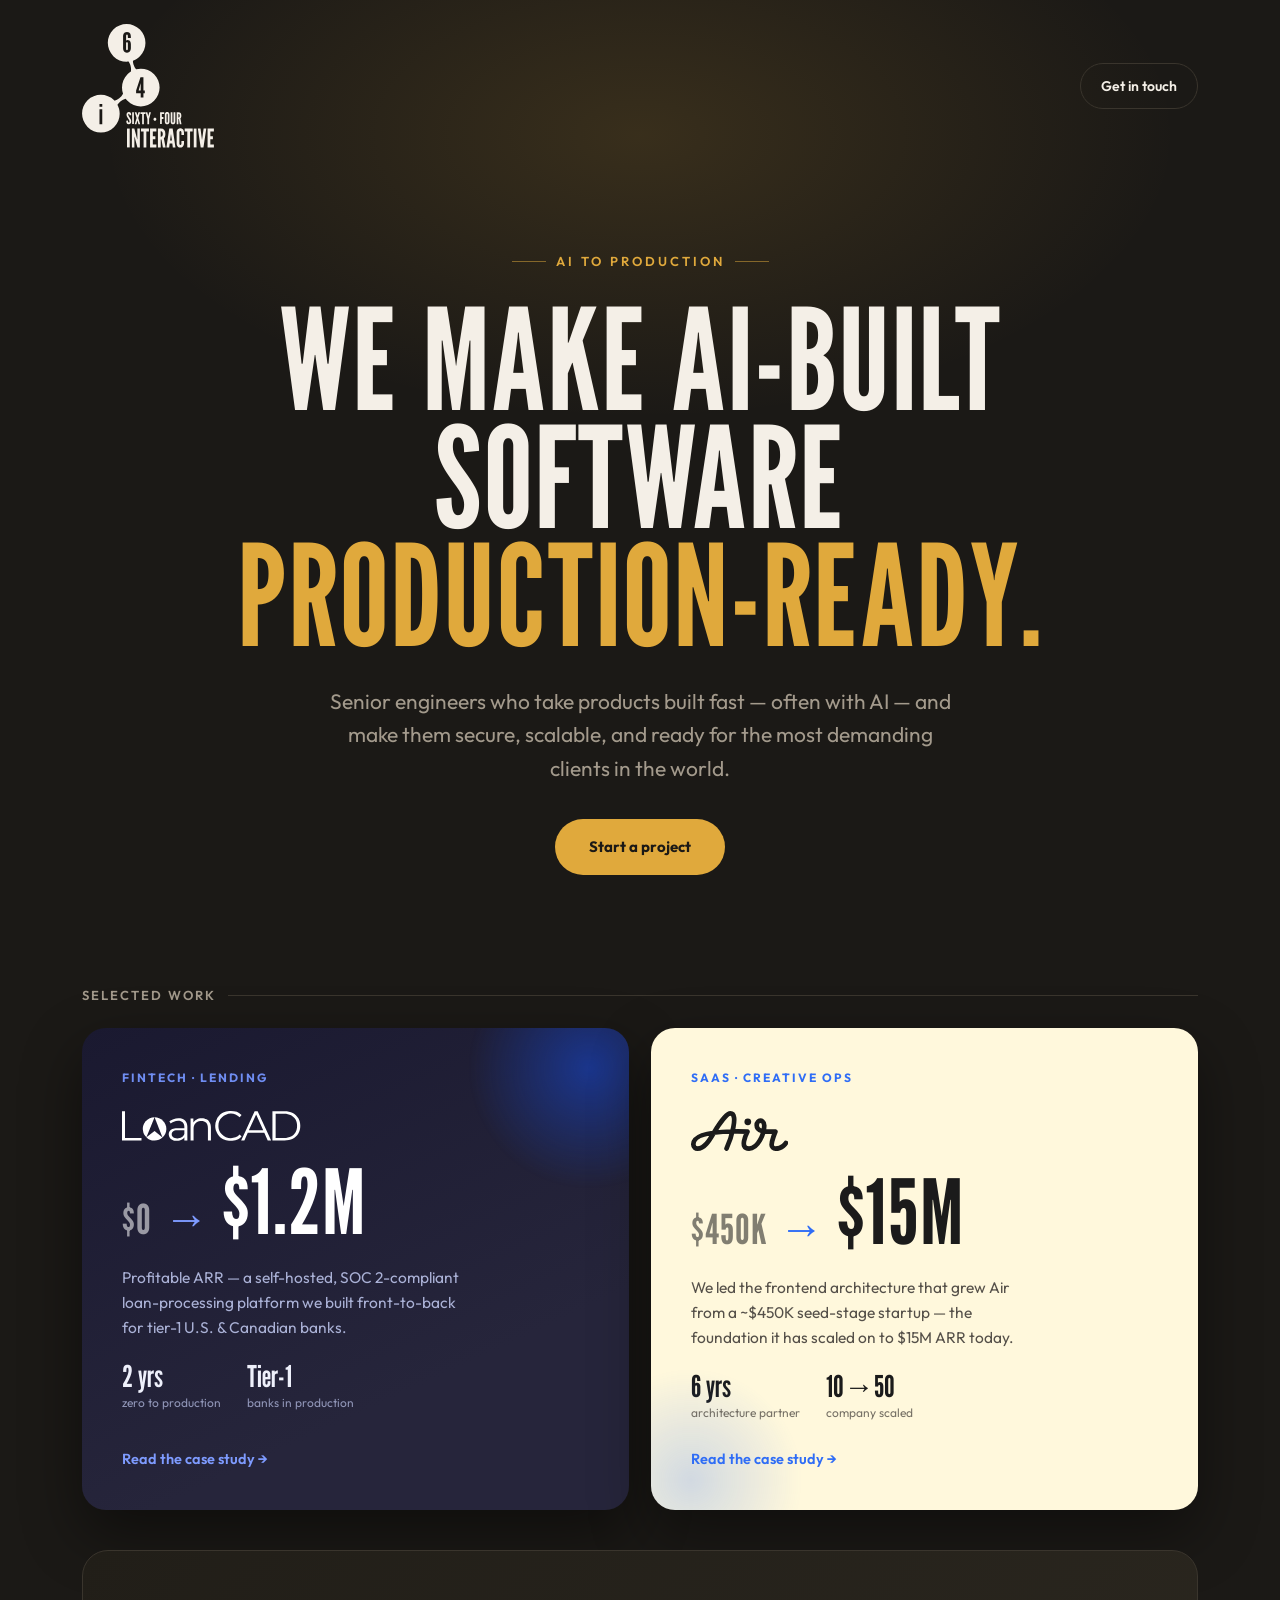
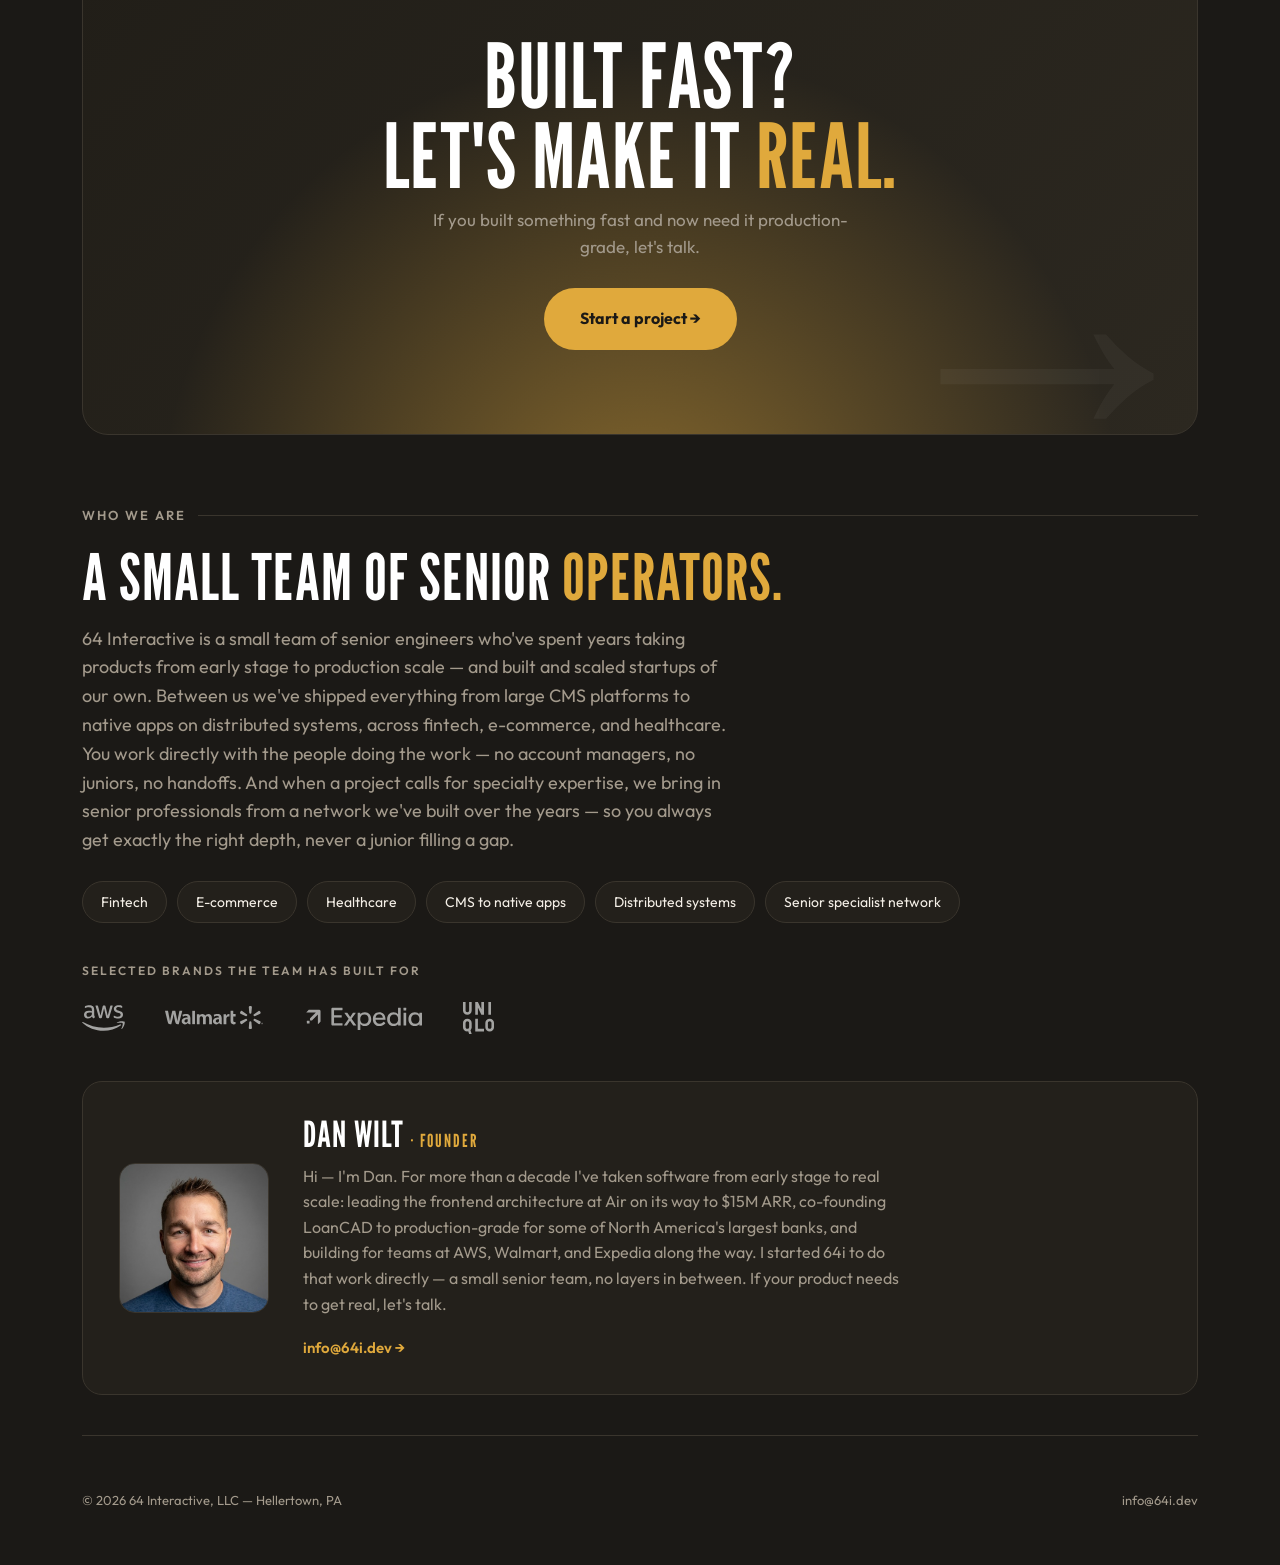
<file: index.html>
<!DOCTYPE html>
<html lang="en">
<head>
<meta charset="UTF-8">
<meta name="viewport" content="width=device-width, initial-scale=1.0">
<link rel="icon" href="/favicon.svg" type="image/svg+xml">
<link rel="icon" type="image/png" sizes="32x32" href="/assets/favicon-32.png">
<link rel="apple-touch-icon" href="/assets/favicon-180.png">
<title>64 Interactive — AI-built software, made production-ready</title>
<meta name="description" content="A small team of senior engineers who take products built fast — often with AI — and make them secure, scalable, and production-grade. We've scaled two startups to profitability.">
<link rel="canonical" href="https://64i.dev/">
<meta property="og:type" content="website">
<meta property="og:site_name" content="64 Interactive">
<meta property="og:title" content="64 Interactive — AI-built software, made production-ready">
<meta property="og:description" content="Senior engineers who take products built fast — often with AI — and make them secure, scalable, and production-grade for the most demanding clients.">
<meta property="og:url" content="https://64i.dev/">
<meta property="og:image" content="https://64i.dev/assets/og-image.png">
<meta property="og:image:width" content="1200">
<meta property="og:image:height" content="630">
<meta name="twitter:card" content="summary_large_image">
<meta name="twitter:title" content="64 Interactive — AI-built software, made production-ready">
<meta name="twitter:description" content="Senior engineers who take AI-built products to production-grade.">
<meta name="twitter:image" content="https://64i.dev/assets/og-image.png">
<link rel="preconnect" href="https://fonts.googleapis.com">
<link rel="preconnect" href="https://fonts.gstatic.com" crossorigin>
<link href="https://fonts.googleapis.com/css2?family=League+Gothic&family=Outfit:wght@300;400;500;600;700&display=swap" rel="stylesheet">
<style>
  :root{ --bg:#1b1916; --bg-2:#23201b; --line:#3a352d; --text:#f4efe7; --muted:#a39a8c; --gold:#E0A93C; }
  *{box-sizing:border-box;margin:0;padding:0;}
  html{scroll-behavior:smooth; overflow-x:hidden;}
  body{background:var(--bg); color:var(--text); font-family:'Outfit',sans-serif; font-size:17px; line-height:1.6; -webkit-font-smoothing:antialiased; overflow-x:hidden; position:relative;}
  body::before{content:""; position:absolute; top:-30vh; left:50%; transform:translateX(-50%); width:120vw; height:90vh; pointer-events:none; z-index:0;
    background:radial-gradient(closest-side, rgba(224,169,60,.15), rgba(224,169,60,0) 70%); animation:breathe 7s ease-in-out infinite;}
  @keyframes breathe{0%,100%{opacity:.7; transform:translateX(-50%) scale(1);}50%{opacity:1; transform:translateX(-50%) scale(1.1);}}
  .wrap{max-width:1180px; margin:0 auto; padding:0 32px; position:relative; z-index:1;}
  a{color:inherit;}
  @keyframes rise{from{opacity:0; transform:translateY(26px);} to{opacity:1; transform:translateY(0);}}
  .r{opacity:0; animation:rise 1s cubic-bezier(.16,1,.3,1) forwards;}
  @keyframes glow{0%,100%{filter:drop-shadow(0 0 0 rgba(224,169,60,0));}50%{filter:drop-shadow(0 0 22px rgba(224,169,60,.35));}}

  header{display:flex; align-items:center; justify-content:space-between; padding:24px 0;}
  .brand svg{height:124px; width:auto; display:block;}
  .pill{border:1px solid var(--line); color:var(--text); padding:11px 20px; border-radius:50px; font-weight:600; text-decoration:none; font-size:14px; transition:.2s;}
  .pill:hover{border-color:var(--gold); color:var(--gold);}

  .hero{padding:70px 0 40px; text-align:center;}
  .eyebrow{display:inline-flex; align-items:center; gap:10px; font-size:13px; font-weight:600; letter-spacing:3px; text-transform:uppercase; color:var(--gold); margin-bottom:28px;}
  .eyebrow::before,.eyebrow::after{content:""; width:34px; height:1px; background:var(--gold); opacity:.5;}
  h1{font-family:'League Gothic',sans-serif; font-weight:400; text-transform:uppercase; line-height:0.84; letter-spacing:1px; font-size:clamp(58px,11vw,164px);}
  h1 .g{color:var(--gold); animation:glow 3.5s ease-in-out infinite; display:inline-block;}
  .sub{font-size:21px; color:var(--muted); max-width:640px; margin:30px auto 0;}
  .btn{display:inline-block; margin-top:34px; background:var(--gold); color:#1b1916; padding:16px 34px; border-radius:50px; font-weight:700; text-decoration:none; font-size:15px; transition:transform .15s, box-shadow .2s;}
  .btn:hover{transform:translateY(-3px); box-shadow:0 14px 40px rgba(224,169,60,.4);}

  .seclabel{display:flex; align-items:center; gap:12px; font-size:13px; font-weight:600; letter-spacing:2px; text-transform:uppercase; color:var(--muted); margin:70px 0 22px;}
  .seclabel::after{content:""; flex:1; height:1px; background:var(--line);}

  /* themed case-study cards */
  .cases{display:grid; grid-template-columns:1fr 1fr; gap:22px;}
  .cs{position:relative; border-radius:24px; padding:40px; text-decoration:none; overflow:hidden; min-height:420px; display:flex; flex-direction:column; transition:transform .25s, box-shadow .25s;}
  .cs:hover{transform:translateY(-7px);}
  .cs .tag{font-size:12px; font-weight:700; letter-spacing:2px; text-transform:uppercase;}
  .cs .logo{margin:24px 0 0;}
  .cs .logo svg{width:auto; display:block;}
  .cs .figure{font-family:'League Gothic',sans-serif; font-size:clamp(64px,7vw,96px); line-height:.82; letter-spacing:1px; margin:24px 0 16px; display:flex; align-items:baseline; gap:12px; flex-wrap:wrap;}
  .cs .figure .from{font-size:.46em; opacity:.55;}
  .cs .figure .ar{font-size:.5em;}
  .cs.loan .figure .ar{color:#7e9bff;}
  .cs.air .figure .ar{color:#2f6df6;}
  .cs .desc{font-size:15.5px; margin-top:10px; max-width:340px;}
  .cs .row{display:flex; gap:26px; margin-top:22px; flex-wrap:wrap;}
  .cs .row .k{font-family:'League Gothic',sans-serif; font-size:30px; line-height:1;}
  .cs .row .kl{font-size:12px; opacity:.8; margin-top:2px;}
  .cs .go{margin-top:auto; padding-top:24px; font-weight:600; font-size:14.5px; display:inline-flex; align-items:center; gap:8px; transition:gap .2s;}
  .cs:hover .go{gap:14px;}
  .cs .orb{position:absolute; border-radius:50%; filter:blur(2px); pointer-events:none; transition:transform .5s ease, opacity .5s ease;}
  .cs:hover .orb{transform:scale(1.4); opacity:1;}

  /* LoanCAD — deep fintech navy + electric blue */
  .cs.loan{background:linear-gradient(155deg,#1a1930 0%,#26253b 70%); color:#eef0fb; box-shadow:0 24px 60px rgba(0,0,0,.45);}
  .cs.loan .tag{color:#6f8df2;}
  .cs.loan .figure{color:#fff;}
  .cs.loan .desc,.cs.loan .row .kl{color:#aab1d6;}
  .cs.loan .go{color:#7e9bff;}
  .cs.loan .orb{width:260px;height:260px; right:-90px; top:-90px; background:radial-gradient(circle,rgba(22,72,211,.55),transparent 65%);}
  .cs.loan:hover{box-shadow:0 30px 70px rgba(22,72,211,.35);}
  .cs.loan .logo svg{height:30px;}

  /* Air — cornsilk cream + black + blue accent */
  .cs.air{background:#fff8dc; color:#1b1b1b; box-shadow:0 24px 60px rgba(0,0,0,.4);}
  .cs.air .tag{color:#2f6df6;}
  .cs.air .figure{color:#1b1b1b;}
  .cs.air .desc,.cs.air .row .kl{color:#555049;}
  .cs.air .go{color:#2f6df6;}
  .cs.air .orb{width:240px;height:240px; left:-80px; bottom:-90px; background:radial-gradient(circle,rgba(47,109,246,.22),transparent 65%);}
  .cs.air:hover{box-shadow:0 30px 70px rgba(47,109,246,.30);}
  .cs.air .logo svg{height:40px;}

  .cta{position:relative; transform:translateZ(0); margin-top:40px; border-radius:26px; padding:84px 48px; overflow:hidden; text-align:center; background:linear-gradient(135deg,#211e18,#2c2820); border:1px solid var(--line);}
  .cta::before{content:""; position:absolute; inset:0; background:radial-gradient(circle at 50% 120%, rgba(224,169,60,.5), transparent 60%); animation:ctaPulse 6s ease-in-out infinite;}
  .cta .mark{position:absolute; right:-30px; bottom:-95px; font-family:'League Gothic',sans-serif; font-size:360px; line-height:1; color:#fff; opacity:.04; pointer-events:none;}
  .cta h2{position:relative; font-family:'League Gothic',sans-serif; font-weight:400; text-transform:uppercase; font-size:clamp(44px,7vw,96px); letter-spacing:1px; line-height:.9; margin-bottom:10px; color:#fff;}
  .cta h2 .g{color:var(--gold);}
  .cta p{position:relative; color:var(--muted); max-width:460px; margin:0 auto 28px;}
  .cta-btn{position:relative; display:inline-flex; align-items:center; gap:10px; background:var(--gold); color:#1b1916; padding:18px 36px; border-radius:50px; font-weight:700; font-size:16px; text-decoration:none; transition:transform .15s, box-shadow .2s, gap .2s;}
  .cta-btn:hover{transform:translateY(-3px); box-shadow:0 18px 50px rgba(224,169,60,.5); gap:16px;}
  .about h2{font-family:'League Gothic',sans-serif; font-weight:400; text-transform:uppercase; font-size:clamp(36px,5vw,66px); letter-spacing:1px; line-height:.92; color:#fff;}
  .about h2 .g{color:var(--gold);}
  .about p{color:var(--muted); max-width:660px; margin-top:18px; font-size:18px;}
  .creds{display:flex; flex-wrap:wrap; gap:10px; margin-top:26px;}
  .creds span{background:var(--bg-2); border:1px solid var(--line); border-radius:50px; padding:9px 18px; font-size:14px;}
  .walllabel{font-size:12px; font-weight:600; letter-spacing:2px; text-transform:uppercase; color:var(--muted); margin-top:38px; margin-bottom:20px;}
  .logowall{display:flex; flex-wrap:wrap; align-items:center; gap:24px 40px;}
  .logowall img{height:26px; width:auto; opacity:.6; transition:opacity .2s;}
  .logowall img:hover{opacity:.95;}
  .logowall span{font-family:'League Gothic',sans-serif; text-transform:uppercase; letter-spacing:1px; font-size:28px; line-height:1; color:rgba(244,239,231,.5); transition:color .2s;}
  .logowall span:hover{color:rgba(244,239,231,.92);}
  .founder{display:flex; gap:34px; align-items:center; margin-top:46px; background:var(--bg-2); border:1px solid var(--line); border-radius:20px; padding:34px 36px;}
  .founder .fpic{width:150px; height:150px; border-radius:16px; object-fit:cover; flex-shrink:0; border:1px solid var(--line);}
  .founder .fname{font-family:'League Gothic',sans-serif; text-transform:uppercase; font-size:36px; letter-spacing:1px; color:#fff; line-height:1;}
  .founder .fname span{color:var(--gold); font-size:.5em; letter-spacing:2px;}
  .founder p{color:var(--muted); font-size:16px; margin:12px 0 16px; max-width:600px;}
  .founder .fmail{color:var(--gold); font-weight:600; text-decoration:none; font-size:15px;}
  .founder .fmail:hover{text-decoration:underline; text-underline-offset:3px;}
  @media(max-width:640px){ .founder{flex-direction:column; text-align:center;} }

  footer{padding:54px 0; color:var(--muted); font-size:13px; display:flex; justify-content:space-between; border-top:1px solid var(--line); flex-wrap:wrap; gap:10px; margin-top:40px;}

  @media(max-width:880px){ .cases{grid-template-columns:1fr;} .brand svg{height:92px;} }

  /* contact modal */
  .modal-overlay{position:fixed; inset:0; background:rgba(12,10,8,.74); -webkit-backdrop-filter:blur(4px); backdrop-filter:blur(4px); display:none; align-items:center; justify-content:center; z-index:2000; padding:20px;}
  .modal-overlay.active{display:flex;}
  .modal-content{background:#201f1b; border:1px solid #3a352d; border-radius:20px; width:100%; max-width:520px; padding:40px; position:relative; box-shadow:0 30px 80px rgba(0,0,0,.6); max-height:92vh; overflow:auto;}
  .modal-close{position:absolute; top:18px; right:18px; background:none; border:0; color:#a39a8c; cursor:pointer; padding:6px; line-height:0;}
  .modal-close:hover{color:#fff;}
  .modal-tag{font-size:12px; font-weight:600; letter-spacing:2px; text-transform:uppercase; color:#E0A93C; margin-bottom:12px;}
  .modal-title{font-family:'League Gothic',sans-serif; text-transform:uppercase; font-size:40px; letter-spacing:1px; color:#fff; line-height:.95; margin-bottom:8px;}
  .modal-subtitle{color:#a39a8c; font-size:15px; margin-bottom:26px;}
  .contact-form label{display:block; font-size:13px; color:#a39a8c; margin-bottom:15px;}
  .contact-form input,.contact-form select,.contact-form textarea{width:100%; margin-top:6px; background:#181713; border:1px solid #3a352d; border-radius:10px; padding:12px 14px; color:#f4efe7; font-family:inherit; font-size:15px;}
  .contact-form input:focus,.contact-form select:focus,.contact-form textarea:focus{outline:none; border-color:#E0A93C;}
  .contact-form textarea{resize:vertical; min-height:92px;}
  .cbtn{width:100%; margin-top:4px; background:#E0A93C; color:#1b1916; border:0; border-radius:50px; padding:15px; font-weight:700; font-size:15px; cursor:pointer; transition:transform .15s, box-shadow .2s;}
  .cbtn:hover{transform:translateY(-2px); box-shadow:0 12px 30px rgba(224,169,60,.4);}
  .cbtn:disabled{opacity:.6; cursor:default; transform:none; box-shadow:none;}
  .form-result{display:none; text-align:center; padding:22px 0;}
  .form-result svg{width:46px; height:46px; margin-bottom:14px; color:#E0A93C;}
  .form-result .msg{font-family:'League Gothic',sans-serif; text-transform:uppercase; font-size:30px; color:#fff; letter-spacing:1px;}
  .form-result .sub{color:#a39a8c; font-size:15px; margin-top:6px;}
  @media(max-width:640px){ /* CTA mobile fix */ .cta{padding:56px 24px;} .cta .mark{display:none;} .cta::before{background:radial-gradient(circle at 50% 114%, rgba(224,169,60,.30), transparent 52%);} }
  @keyframes ctaPulse{0%,100%{opacity:.72;}50%{opacity:1;}}
</style>
</head>
<body>
<div class="wrap">

  <header class="r">
    <a class="brand" href="#" aria-label="64 Interactive">
      <svg viewBox="0 0 502.5 472.3" xmlns="http://www.w3.org/2000/svg"><path fill="#1b1916" d="M166.2,286.8c2.1,2.8,4.4,5.6,7.0,8.2c28.0,28.0,73.4,28.0,101.4-0.0 c28.0-28.0,28.0-73.4,0-101.4c-18.6-18.6-45.0-24.8-68.8-18.6c-4.0-5.0-7.2-10.7-9.3-17.2 c-1.7-5.3-2.5-10.7-2.6-16.1c9.7-3.4,18.9-9.0,26.8-16.9c28.0-28.0,28.0-73.4,0.0-101.4 C192.7-4.8,147.3-4.8,119.3,23.1c-28.0,28.0-28.0,73.4,0,101.4c15.9,15.9,37.4,22.7,58.2,20.6 c2.8,4.1,5.1,8.6,6.7,13.6c2.6,8.1,3.2,16.4,2.1,24.4c-4.6,2.8-8.9,6.2-13.0,10.2 c-20.0,20.1-25.7,49.1-17.0,74.3c-3.4,6.5-8.3,12.4-14.4,17.2c-5.5,4.3-11.6,7.3-18.0,9.2 c-0.4-0.4-0.8-0.9-1.3-1.3c-28.0-28.0-73.4-28.0-101.4-0.0c-28.0,28.0-28.0,73.4-0.0,101.4 c28.0,28.0,73.4,28.0,101.4-0.0c22.9-22.9,27.0-57.5,12.4-84.6c3.2-5.0,7.2-9.6,12.2-13.4 C152.9,291.8,159.4,288.6,166.2,286.8"></path><path fill="#f4efe7" d="M166.2,284.6c2.1,2.8,4.4,5.6,7.0,8.2c28.0,28.0,73.4,28.0,101.4-0.0 c28.0-28.0,28.0-73.4,0-101.4c-18.6-18.6-45.0-24.8-68.8-18.6c-4.0-5.0-7.2-10.7-9.3-17.2 c-1.7-5.3-2.5-10.7-2.6-16.1c9.7-3.4,18.9-9.0,26.8-16.9c28.0-28.0,28.0-73.4,0.0-101.4 C192.7-7.0,147.3-7.0,119.3,21.0c-28.0,28.0-28.0,73.4,0,101.4c15.9,15.9,37.4,22.7,58.2,20.6 c2.8,4.1,5.1,8.6,6.7,13.6c2.6,8.1,3.2,16.4,2.1,24.4c-4.6,2.8-8.9,6.2-13.0,10.2 c-20.0,20.1-25.7,49.1-17.0,74.3c-3.4,6.5-8.3,12.4-14.4,17.2c-5.5,4.3-11.6,7.3-18.0,9.2 c-0.4-0.4-0.8-0.9-1.3-1.3c-28.0-28.0-73.4-28.0-101.4-0.0c-28.0,28.0-28.0,73.4-0.0,101.4 c28.0,28.0,73.4,28.0,101.4-0.0c22.9-22.9,27.0-57.5,12.4-84.6c3.2-5.0,7.2-9.6,12.2-13.4 C152.9,289.6,159.4,286.5,166.2,284.6"></path><path fill="#1b1916" d="M223.6,263.6h-17.5v-10.0l16.6-50.5h11.3v50.5h5.2v10.0h-5.2v16.8h-10.4 V263.6z M215.7,253.6h7.9v-24.2v-2.3h-0.6l-0.6,2.3L215.7,253.6z"></path><path fill="#1b1916" d="M186.1,92.8c0,3.6-0.9,16.7-14.8,16.7s-14.8-13.0-14.8-16.7V48.7 c0-5.4,0.6-18.3,14.8-18.3s14.8,12.8,14.8,18.3v4.8h-11.3c0-10.4-0.2-13.2-3.4-13.2 c-2.8,0-3.4,2.5-3.4,8.4v13.7c1.8-1.1,3.6-1.8,5.6-1.8c11.6,0,12.6,12.0,12.6,16.3V92.8z M171.3,99.6c2.4,0,3.4-2.5,3.4-3.4V73c0-0.9-1.0-3.4-3.4-3.4c-2.4,0-3.3,2.1-3.4,3.1v23.4 C167.8,97.1,168.7,99.6,171.3,99.6z"></path><path fill="#1b1916" d="M178.2,337.6c8.0-0.1,9.3,6.9,9.3,12.0l-6.5,0.6c0-3.0-0.4-6.5-2.6-6.5 c-1.7,0.0-2.2,1.9-2.2,4.5c0,3.0,2.6,6.5,5.2,10.3c3.0,4.6,6.2,9.1,6.2,14.0 c0,6.0-1.9,11.4-9.2,11.4c-8.5,0-9.7-6.4-9.7-13.2l6.5-0.6c0,3.7,0.3,7.7,3.1,7.7 c1.9,0,2.7-2.1,2.7-5.0c0-3.0-2.8-6.6-5.3-10.5c-3.1-4.6-6.1-9.2-6.1-14.1 C169.5,343.3,171.9,337.7,178.2,337.6z"></path><path fill="#1b1916" d="M191.1,338.1h6.6v45.4h-6.6V338.1z"></path><path fill="#1b1916" d="M207.3,383.5h-6.5l7.3-23.8l-7.2-21.5h6.5l3.6,11.5l0.1,0.5h0.2l0.1-0.5 l3.6-11.5h6.5l-7.2,21.5l7.3,23.8h-6.5l-3.8-13.5l-0.1-0.5h-0.2l-0.1,0.5L207.3,383.5z"></path><path fill="#1b1916" d="M222.7,344.9v-6.8h19.3v6.8h-6.3v38.6h-6.6v-38.6H222.7z"></path><path fill="#1b1916" d="M252.4,352.6l0.1,0.4h0.1l0.1-0.4l3.3-14.5h6.5l-6.8,26.1v19.3h-6.6v-19.3 l-6.8-26.1h6.5L252.4,352.6z"></path><path fill="#f4efe7" d="M178.2,335.4c8.0-0.1,9.3,6.9,9.3,12.0l-6.5,0.6c0-3.0-0.4-6.5-2.6-6.5 c-1.7,0.0-2.2,1.9-2.2,4.5c0,3.0,2.6,6.5,5.2,10.3c3.0,4.6,6.2,9.1,6.2,14.0 c0,6.0-1.9,11.4-9.2,11.4c-8.5,0-9.7-6.4-9.7-13.2l6.5-0.6c0,3.7,0.3,7.7,3.1,7.7 c1.9,0,2.7-2.1,2.7-5.0c0-3.0-2.8-6.6-5.3-10.5c-3.1-4.6-6.1-9.2-6.1-14.1 C169.5,341.1,171.9,335.5,178.2,335.4z"></path><path fill="#f4efe7" d="M191.1,335.9h6.6v45.4h-6.6V335.9z"></path><path fill="#f4efe7" d="M207.3,381.4h-6.5l7.3-23.8l-7.2-21.5h6.5l3.6,11.5l0.1,0.5h0.2l0.1-0.5 l3.6-11.5h6.5l-7.2,21.5l7.3,23.8h-6.5l-3.8-13.5l-0.1-0.5h-0.2l-0.1,0.5L207.3,381.4z"></path><path fill="#f4efe7" d="M222.7,342.8v-6.8h19.3v6.8h-6.3v38.6h-6.6v-38.6H222.7z"></path><path fill="#f4efe7" d="M252.4,350.5l0.1,0.4h0.1l0.1-0.4l3.3-14.5h6.5l-6.8,26.1v19.3h-6.6 v-19.3l-6.8-26.1h6.5L252.4,350.5z"></path><path fill="#1b1916" d="M277.8,359.4c3.1,0,5.6,2.5,5.6,5.6c0,3.2-2.5,5.7-5.6,5.7 c-3.2,0-5.7-2.5-5.7-5.7C272.1,361.9,274.6,359.4,277.8,359.4z"></path><path fill="#f4efe7" d="M277.8,357.3c3.1,0,5.6,2.5,5.6,5.6c0,3.2-2.5,5.7-5.6,5.7 c-3.2,0-5.7-2.5-5.7-5.7C272.1,359.8,274.6,357.3,277.8,357.3z"></path><path fill="#1b1916" d="M313.2,344.9h-9.2v11.9h6.1v6.8h-6.1v19.7h-6.6v-45.4c0,0,0.6,0,15.8,0V344.9z"></path><path fill="#1b1916" d="M324.4,384.0c-8.9,0-8.9-9.8-8.9-9.8v-26.7c0,0-0.0-9.8,8.9-9.8 s8.9,9.8,8.9,9.8v26.7C333.3,374.2,333.4,384.0,324.4,384.0z M324.4,344.1 c-2.3,0-2.2,3.3-2.2,3.3v26.7c0,0-0.1,3.3,2.2,3.3s2.2-3.3,2.2-3.3v-26.7 C326.6,347.4,326.8,344.1,324.4,344.1z"></path><path fill="#1b1916" d="M355.6,338.1v36.1c0,0,0.0,9.8-8.9,9.8s-8.9-9.8-8.9-9.8v-36.1h6.6v36.1 c0,0-0.1,3.3,2.2,3.3s2.2-3.3,2.2-3.3v-36.1H355.6z"></path><path fill="#1b1916" d="M372.4,383.5l-3.4-19.1H367.2v19.1h-6.6v-45.4h6.6c7.9,0,11.3,4.5,11.3,13.1 c0,4.5-1.1,8.5-3.7,10.3l4.2,22.0H372.4z M367.2,344.7v13.4c1.8,0,4.9-0.2,4.9-6.7 S369.0,344.7,367.2,344.7z"></path><path fill="#f4efe7" d="M313.2,342.8h-9.2v11.9h6.1v6.8h-6.1v19.7h-6.6v-45.4c0,0,0.6,0,15.8,0V342.8z"></path><path fill="#f4efe7" d="M324.4,381.9c-8.9,0-8.9-9.8-8.9-9.8v-26.7c0,0-0.0-9.8,8.9-9.8 s8.9,9.8,8.9,9.8v26.7C333.3,372.0,333.4,381.9,324.4,381.9z M324.4,341.9 c-2.3,0-2.2,3.3-2.2,3.3v26.7c0,0-0.1,3.3,2.2,3.3s2.2-3.3,2.2-3.3v-26.7 C326.6,345.3,326.8,341.9,324.4,341.9z"></path><path fill="#f4efe7" d="M355.6,335.9v36.1c0,0,0.0,9.8-8.9,9.8s-8.9-9.8-8.9-9.8v-36.1h6.6v36.1 c0,0-0.1,3.3,2.2,3.3s2.2-3.3,2.2-3.3v-36.1H355.6z"></path><path fill="#f4efe7" d="M372.4,381.4l-3.4-19.1H367.2v19.1h-6.6v-45.4h6.6c7.9,0,11.3,4.5,11.3,13.1 c0,4.5-1.1,8.5-3.7,10.3l4.2,22.0H372.4z M367.2,342.5v13.4c1.8,0,4.9-0.2,4.9-6.7 S369.0,342.5,367.2,342.5z"></path><path fill="#1b1916" d="M171.3,400.4h10.5v71.8h-10.5V400.4z"></path><path fill="#1b1916" d="M200.9,434.8l-0.8-3.3h-0.5v3.3v37.4h-9.6v-71.8h9.3l10.2,37.4l0.8,3.3h0.5 v-3.3v-37.4h9.6v71.8h-9.3L200.9,434.8z"></path><path fill="#1b1916" d="M224.6,411.3v-10.8h30.4v10.8h-9.9v60.9h-10.5v-60.9H224.6z"></path><path fill="#1b1916" d="M259.2,400.4h24.1v10.8h-13.5v18.8h9.7v11.5h-9.7v19.7h13.5v10.8h-24.1V400.4z"></path><path fill="#1b1916" d="M308.1,472.3l-5.4-30.2h-2.8v30.2H289.2v-71.8h10.5 c12.5,0,17.9,7.2,17.9,20.7c0,7.1-1.8,13.5-5.8,16.3l6.7,34.7H308.1z M299.8,410.9v21.3 c2.9,0,7.8-0.3,7.8-10.6C307.6,411.3,302.7,410.9,299.8,410.9z"></path><path fill="#1b1916" d="M321.6,472.3l10.8-71.8h12.9l10.8,71.8h-10.2l-1.9-14.6h-10.1l-1.9,14.6H321.6z M339.4,423.8l-0.2-1.8h-0.5l-0.2,1.8l-3.0,22.6h7.2L339.4,423.8z"></path><path fill="#1b1916" d="M388.5,447.6v9.8c0,0,0.0,15.5-14.0,15.5c-14.1,0-14.0-15.5-14.0-15.5v-42.3 c0,0-0.0-15.5,14.0-15.5c14.1,0,14.0,15.5,14.0,15.5v9.8h-9.8v-9.8c0,0,0.3-5.2-4.0-5.2 c-3.7,0-3.7,5.2-3.7,5.2v42.3c0,0,0,5.2,3.7,5.2c4.3,0,4.0-5.2,4.0-5.2v-9.8H388.5z"></path><path fill="#1b1916" d="M391.1,411.3v-10.8h30.4v10.8h-9.9v60.9h-10.5v-60.9H391.1z"></path><path fill="#1b1916" d="M425.7,400.4h10.5v71.8h-10.5V400.4z"></path><path fill="#1b1916" d="M463.3,400.4h10.2l-10.9,71.8h-10.5l-10.9-71.8H451.4l5.2,39.4l0.3,3.0h0.5 l0.3-3.0L463.3,400.4z"></path><path fill="#1b1916" d="M478.3,400.4h24.1v10.8h-13.5v18.8h9.7v11.5h-9.7v19.7h13.5v10.8h-24.1V400.4z"></path><path fill="#f4efe7" d="M171.3,398.3h10.5v71.8h-10.5V398.3z"></path><path fill="#f4efe7" d="M200.9,432.7l-0.8-3.3h-0.5v3.3v37.4h-9.6v-71.8h9.3l10.2,37.4l0.8,3.3h0.5 v-3.3v-37.4h9.6v71.8h-9.3L200.9,432.7z"></path><path fill="#f4efe7" d="M224.6,409.1v-10.8h30.4v10.8h-9.9v60.9h-10.5v-60.9H224.6z"></path><path fill="#f4efe7" d="M259.2,398.3h24.1v10.8h-13.5v18.8h9.7v11.5h-9.7V459.3h13.5v10.8h-24.1V398.3z"></path><path fill="#f4efe7" d="M308.1,470.1l-5.4-30.2h-2.8v30.2H289.2v-71.8h10.5 c12.5,0,17.9,7.2,17.9,20.7c0,7.1-1.8,13.5-5.8,16.3l6.7,34.7H308.1z M299.8,408.7v21.3 c2.9,0,7.8-0.3,7.8-10.6C307.6,409.1,302.7,408.7,299.8,408.7z"></path><path fill="#f4efe7" d="M321.6,470.1l10.8-71.8h12.9l10.8,71.8h-10.2l-1.9-14.6h-10.1l-1.9,14.6H321.6z M339.4,421.6l-0.2-1.8h-0.5l-0.2,1.8l-3.0,22.6h7.2L339.4,421.6z"></path><path fill="#f4efe7" d="M388.5,445.5v9.8c0,0,0.0,15.5-14.0,15.5c-14.1,0-14.0-15.5-14.0-15.5v-42.3 c0,0-0.0-15.5,14.0-15.5c14.1,0,14.0,15.5,14.0,15.5v9.8h-9.8v-9.8c0,0,0.3-5.2-4.0-5.2 c-3.7,0-3.7,5.2-3.7,5.2v42.3c0,0,0,5.2,3.7,5.2c4.3,0,4.0-5.2,4.0-5.2v-9.8H388.5z"></path><path fill="#f4efe7" d="M391.1,409.1v-10.8h30.4v10.8h-9.9v60.9h-10.5v-60.9H391.1z"></path><path fill="#f4efe7" d="M425.7,398.3h10.5v71.8h-10.5V398.3z"></path><path fill="#f4efe7" d="M463.3,398.3h10.2l-10.9,71.8h-10.5l-10.9-71.8H451.4l5.2,39.4l0.3,3.0h0.5 l0.3-3.0L463.3,398.3z"></path><path fill="#f4efe7" d="M478.3,398.3h24.1v10.8h-13.5v18.8h9.7v11.5h-9.7V459.3h13.5v10.8h-24.1V398.3z"></path><path fill="#1b1916" d="M66.6,304.5H77.2v10.6H66.6V304.5z M66.6,382.0v-57.6H77.2v57.6H66.6z"></path></svg>
    </a>
    <a class="pill" href="javascript:void(0)" onclick="openContactModal()">Get in touch</a>
  </header>

  <section class="hero">
    <div class="eyebrow r">AI to production</div>
    <h1 class="r" style="animation-delay:.15s">We make AI-built<br>software <span class="g">production-ready.</span></h1>
    <p class="sub r" style="animation-delay:.4s">Senior engineers who take products built fast — often with AI — and make them secure, scalable, and ready for the most demanding clients in the world.</p>
    <div class="r" style="animation-delay:.55s"><a class="btn" href="javascript:void(0)" onclick="openContactModal()">Start a project</a></div>
  </section>

  <div class="seclabel r" style="animation-delay:.7s">Selected work</div>

  <div class="cases">

    <a class="cs loan r" href="work/loancad.html" style="animation-delay:.75s">
      <span class="orb"></span>
      <span class="tag">Fintech · Lending</span>
      <div class="logo">
        <svg viewBox="0 0 84 14" aria-label="LoanCAD"><g><path fill="#fff" d="M55.8 11.9L54.9 11C54.3 11.6 53.7 12 53 12.3C52.3 12.5 51.6 12.7 50.8 12.7C50 12.7 49.2 12.5 48.5 12.2C47.8 11.9 47.2 11.5 46.7 11C46.1 10.5 45.7 9.9 45.4 9.2C45.1 8.5 45 7.8 45 6.9C45 6.1 45.1 5.4 45.4 4.7C45.7 4 46.1 3.4 46.7 2.9C47.2 2.3 47.8 1.9 48.5 1.7C49.2 1.4 50 1.2 50.8 1.2C51.6 1.2 52.3 1.4 53 1.6C53.7 1.9 54.3 2.3 54.9 2.9L55.8 1.9C55.2 1.3 54.4 0.8 53.6 0.4C52.7 0.1 51.8 0 50.8 0C49.8 0 48.8 0.1 47.9 0.5C47 0.8 46.2 1.3 45.6 1.9C44.9 2.6 44.4 3.3 44.1 4.2C43.7 5 43.5 5.9 43.5 6.9C43.5 8 43.7 8.9 44.1 9.7C44.4 10.6 44.9 11.3 45.6 12C46.2 12.6 47 13.1 47.9 13.4C48.7 13.8 49.7 13.9 50.7 13.9C51.8 13.9 52.7 13.8 53.6 13.4C54.4 13.1 55.2 12.6 55.8 11.9Z"/><path fill="#fff" d="M61.9 0.1L55.6 13.8H57.1L58.7 10.2H66.4L68 13.8H69.6L63.3 0.1H61.9ZM59.2 9L62.6 1.6L65.9 9H59.2Z"/><path fill="#fff" d="M82.3 3.4C81.6 2.3 80.8 1.5 79.7 0.9C78.6 0.4 77.3 0.1 75.8 0.1H70.2V13.8H75.8C77.3 13.8 78.6 13.5 79.7 13C80.8 12.4 81.6 11.6 82.3 10.5C82.9 9.5 83.2 8.3 83.2 6.9C83.2 5.6 82.9 4.4 82.3 3.4ZM81 9.9C80.5 10.7 79.8 11.4 78.9 11.9C78 12.3 76.9 12.6 75.7 12.6H71.7V1.3H75.7C76.9 1.3 78 1.6 78.9 2C79.8 2.5 80.5 3.2 81 4C81.5 4.9 81.7 5.8 81.7 6.9C81.7 8.1 81.5 9 81 9.9Z"/><path fill="#fff" d="M1.4 0.1H0V13.8H9.1V12.6H1.4V0.1Z"/><path fill="#fff" d="M26.3 3.4C25.5 3.4 24.7 3.5 24 3.8C23.2 4 22.6 4.4 22.1 4.8L22.7 5.8C23.1 5.5 23.6 5.2 24.2 5C24.8 4.7 25.5 4.6 26.2 4.6C27.1 4.6 27.9 4.9 28.3 5.3C28.8 5.8 29.1 6.5 29.1 7.4V8H25.8C24.8 8 24 8.1 23.5 8.4C22.9 8.7 22.4 9 22.2 9.5C21.9 9.9 21.8 10.4 21.8 10.9C21.8 11.5 22 12 22.3 12.5C22.6 12.9 23 13.3 23.6 13.5C24.1 13.8 24.8 13.9 25.6 13.9C26.6 13.9 27.4 13.7 28 13.3C28.5 13 28.9 12.7 29.1 12.2V13.8H30.5V7.4C30.5 6.1 30.1 5.1 29.4 4.4C28.7 3.7 27.6 3.4 26.3 3.4ZM27.8 12.3C27.3 12.7 26.6 12.8 25.8 12.8C25 12.8 24.3 12.7 23.9 12.3C23.4 11.9 23.2 11.5 23.2 10.9C23.2 10.4 23.4 9.9 23.8 9.6C24.1 9.2 24.8 9 25.8 9H29.1V10.7C28.8 11.4 28.4 11.9 27.8 12.3Z"/><path fill="#fff" d="M40.9 5.4C40.6 4.7 40.1 4.2 39.4 3.9C38.8 3.6 38.1 3.4 37.2 3.4C36.2 3.4 35.4 3.6 34.7 4.1C34.1 4.4 33.6 4.8 33.3 5.4V3.5H32V13.8H33.4V8.4C33.4 7.6 33.5 7 33.8 6.4C34.1 5.8 34.5 5.4 35.1 5.1C35.6 4.8 36.2 4.7 37 4.7C38 4.7 38.7 5 39.3 5.5C39.8 6.1 40.1 6.9 40.1 8V13.8H41.5V7.8C41.5 6.9 41.3 6 40.9 5.4Z"/><path fill="#fff" d="M15.2 2.9L18.9 12.4C20 11.4 20.7 10 20.7 8.4C20.7 5.3 18.2 2.9 15.2 2.9Z"/><path fill="#fff" d="M18.9 12.4L15.2 9.3L11.4 12.2C11.4 12.2 12.5 13.7 14.8 13.8C15 13.8 15.1 13.8 15.2 13.8C16.6 13.8 17.9 13.3 18.9 12.4Z"/><path fill="#fff" d="M15.2 2.9C13.6 2.9 12.2 3.6 11.2 4.7C11 4.8 10.9 4.9 10.8 5.1C10.1 6 9.7 7.1 9.7 8.4C9.7 8.6 9.8 8.8 9.8 9.1C9.9 10.3 10.5 11.4 11.4 12.2L15.2 2.9Z"/></g></svg>
      </div>
      <div class="figure"><span class="from">$0</span><span class="ar">&rarr;</span><span class="to">$1.2M</span></div>
      <div class="desc">Profitable ARR — a self-hosted, SOC&nbsp;2-compliant loan-processing platform we built front-to-back for tier-1 U.S. &amp; Canadian banks.</div>
      <div class="row">
        <div><div class="k">2 yrs</div><div class="kl">zero to production</div></div>
        <div><div class="k">Tier-1</div><div class="kl">banks in production</div></div>
      </div>
      <span class="go">Read the case study &rarr;</span>
    </a>

    <a class="cs air r" href="work/air.html" style="animation-delay:.85s">
      <span class="orb"></span>
      <span class="tag">SaaS · Creative Ops</span>
      <div class="logo">
        <svg viewBox="0 0 1391.33 572.14" aria-label="Air"><path stroke="#1b1b1b" fill="none" stroke-width="67" stroke-linecap="round" d="M1357.83,457.51s-49.35,81.13-149.45,81.13c-26.54,0-55.27-22.45-55.27-56.42,0-57.09,51.05-179.74,54.59-186.9.1-.19-.02-.42-.24-.45-58.86-7.71-267.52,31.33-267.52-90.35,0-47.15,29.21-65.66,51.56-65.66,13.97,0,56.57,7.19,56.57,68.18,0,119.14-90.03,331.61-217.73,331.61-149.67,0-30.26-226.79-22.15-242.82.21-.42-.08-.92-.55-.93-10.86-.41-108.58-3.89-231.16-1.78-228.36,3.92-543,33.47-543,183.09,0,44.69,35.21,62.45,58.8,62.45,100.58,0,167.49-112.93,237.36-231.89,77.76-132.39,183.97-273.25,234-273.25,123.64,0,5.31,371.93-55.07,503.14"/><circle cx="812.36" cy="154.14" r="48.28" fill="#1b1b1b"/></svg>
      </div>
      <div class="figure"><span class="from">$450K</span><span class="ar">&rarr;</span><span class="to">$15M</span></div>
      <div class="desc">We led the frontend architecture that grew Air from a ~$450K seed-stage startup — the foundation it has scaled on to $15M ARR today.</div>
      <div class="row">
        <div><div class="k">6 yrs</div><div class="kl">architecture partner</div></div>
        <div><div class="k">10&rarr;50</div><div class="kl">company scaled</div></div>
      </div>
      <span class="go">Read the case study &rarr;</span>
    </a>

  </div>

  <div class="cta r">
    <span class="mark" aria-hidden="true">&rarr;</span>
    <h2>Built fast?<br>Let's make it <span class="g">real.</span></h2>
    <p>If you built something fast and now need it production-grade, let's talk.</p>
    <a class="cta-btn" href="javascript:void(0)" onclick="openContactModal()">Start a project &rarr;</a>
  </div>

  <div class="seclabel r">Who we are</div>
  <div class="about r">
    <h2>A small team of senior <span class="g">operators.</span></h2>
    <p>64 Interactive is a small team of senior engineers who've spent years taking products from early stage to production scale — and built and scaled startups of our own. Between us we've shipped everything from large CMS platforms to native apps on distributed systems, across fintech, e-commerce, and healthcare. You work directly with the people doing the work — no account managers, no juniors, no handoffs. And when a project calls for specialty expertise, we bring in senior professionals from a network we've built over the years — so you always get exactly the right depth, never a junior filling a gap.</p>
    <div class="creds">
      <span>Fintech</span><span>E-commerce</span><span>Healthcare</span><span>CMS to native apps</span><span>Distributed systems</span><span>Senior specialist network</span>
    </div>
    <div class="walllabel">Selected brands the team has built for</div>
    <div class="logowall">
      <img src="assets/logos/aws.svg" alt="AWS" style="height:26px;" onerror="this.outerHTML='<span>AWS</span>'">
      <img src="assets/logos/walmart.svg" alt="Walmart" style="height:23px;" onerror="this.outerHTML='<span>Walmart</span>'">
      <img src="assets/logos/expedia.svg" alt="Expedia" style="height:24px;" onerror="this.outerHTML='<span>Expedia</span>'">
      <img src="assets/logos/uniqlo.svg" alt="Uniqlo" style="height:34px;" onerror="this.outerHTML='<span>Uniqlo</span>'">
    </div>

    <div class="founder">
      <img class="fpic" src="assets/dan-headshot.jpg" alt="Dan Wilt, founder of 64 Interactive">
      <div>
        <div class="fname">Dan Wilt <span>· Founder</span></div>
        <p>Hi — I'm Dan. For more than a decade I've taken software from early stage to real scale: leading the frontend architecture at Air on its way to $15M ARR, co-founding LoanCAD to production-grade for some of North America's largest banks, and building for teams at AWS, Walmart, and Expedia along the way. I started 64i to do that work directly — a small senior team, no layers in between. If your product needs to get real, let's talk.</p>
        <a class="fmail" href="mailto:info@64i.dev">info@64i.dev &rarr;</a>
      </div>
    </div>
  </div>

  <footer>
    <span>© 2026 64 Interactive, LLC — Hellertown, PA</span>
    <span>info@64i.dev</span>
  </footer>

</div>

<!-- Contact modal -->
<div class="modal-overlay" id="contact-modal" onclick="if(event.target===this)closeContactModal()">
  <div class="modal-content">
    <button class="modal-close" onclick="closeContactModal()" aria-label="Close"><svg xmlns="http://www.w3.org/2000/svg" viewBox="0 0 14 14" width="15" height="15"><path d="M2 2L12 12M12 2L2 12" stroke="currentColor" stroke-width="2" stroke-linecap="round"/></svg></button>
    <div class="modal-tag">Start a project</div>
    <div class="modal-title">Let's make it real</div>
    <div class="modal-subtitle">Tell us about your product — we'll get back to you within a day.</div>
    <form class="contact-form" id="contact-form" onsubmit="return handleContactSubmit(event)">
      <input type="text" name="_gotcha" style="display:none" tabindex="-1" autocomplete="off">
      <input type="hidden" name="_subject" value="New inquiry from 64i.dev">
      <label>Name<input type="text" name="name" placeholder="Your name" required></label>
      <label>Email<input type="email" name="_replyto" placeholder="you@company.com" required></label>
      <label>Company<input type="text" name="company" placeholder="Company (optional)"></label>
      <label>What do you need?
        <select name="need" required>
          <option value="" disabled selected>Select one</option>
          <option>Take an AI-built product to production</option>
          <option>Build something new</option>
          <option>Rescue or stabilize a project</option>
          <option>Not sure yet — let's talk</option>
        </select>
      </label>
      <label>Tell us about it<textarea name="message" placeholder="What are you building, and what needs to happen?"></textarea></label>
      <button type="submit" class="cbtn" id="contact-submit-btn">Send message</button>
    </form>
    <div class="form-result" id="form-success">
      <svg viewBox="0 0 24 24" fill="none" stroke="currentColor" stroke-width="2.4" stroke-linecap="round" stroke-linejoin="round"><path d="M12 22s8-4 8-10V5l-8-3-8 3v7c0 6 8 10 8 10z"/><path d="m9 12 2 2 4-4"/></svg>
      <div class="msg">Message sent</div>
      <div class="sub">We'll be in touch soon.</div>
    </div>
    <div class="form-result" id="form-error">
      <svg viewBox="0 0 24 24" fill="none" stroke="currentColor" stroke-width="2.4" stroke-linecap="round" stroke-linejoin="round"><circle cx="12" cy="12" r="10"/><path d="M12 8v4M12 16h.01"/></svg>
      <div class="msg">Something went wrong</div>
      <div class="sub">Email <a href="mailto:info@64i.dev" style="color:#E0A93C;">info@64i.dev</a> directly.</div>
    </div>
  </div>
</div>
<script>
var FORMSPREE_ID='mdarwnka'; /* 64i.dev contact form */
function openContactModal(){var m=document.getElementById('contact-modal');m.classList.add('active');var f=document.getElementById('contact-form');f.reset();f.style.display='';document.getElementById('form-success').style.display='none';document.getElementById('form-error').style.display='none';var b=document.getElementById('contact-submit-btn');b.disabled=false;b.textContent='Send message';}
function closeContactModal(){document.getElementById('contact-modal').classList.remove('active');}
function handleContactSubmit(e){e.preventDefault();var form=e.target,b=document.getElementById('contact-submit-btn');b.disabled=true;b.textContent='Sending…';fetch('https://formspree.io/f/'+FORMSPREE_ID,{method:'POST',body:new FormData(form),headers:{'Accept':'application/json'}}).then(function(r){form.style.display='none';document.getElementById(r.ok?'form-success':'form-error').style.display='block';}).catch(function(){form.style.display='none';document.getElementById('form-error').style.display='block';});return false;}
document.addEventListener('keydown',function(e){if(e.key==='Escape')closeContactModal();});
</script>
</body>
</html>
</file>
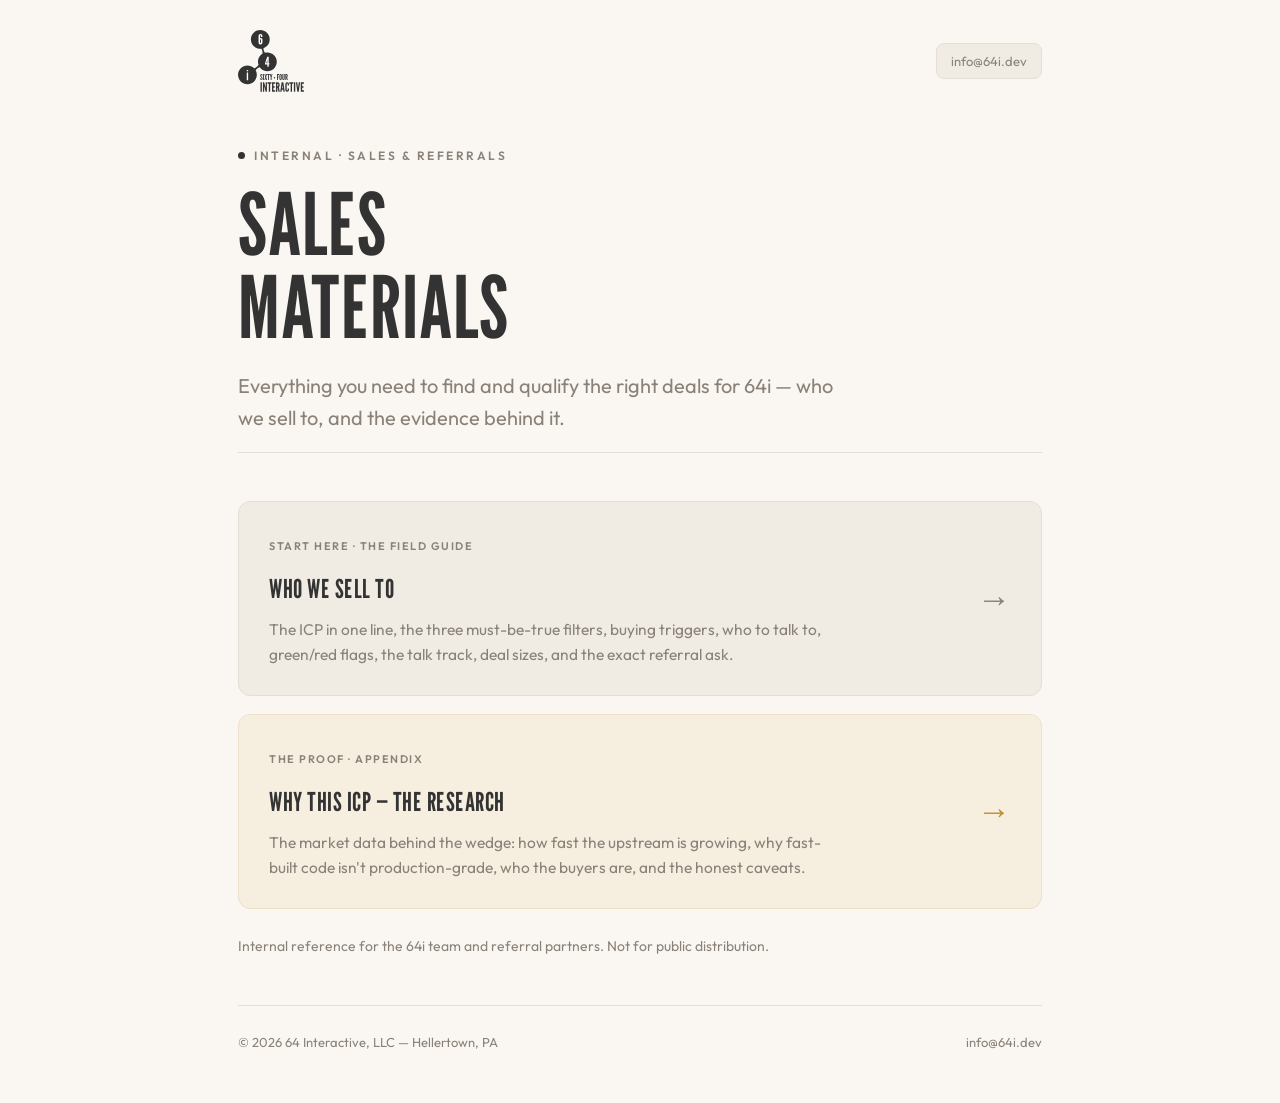
<file: sales/index.html>
<!DOCTYPE html>
<html lang="en">
<head>
<meta charset="UTF-8">
<meta name="viewport" content="width=device-width, initial-scale=1.0">
<title>64 Interactive — Sales Materials</title>
<meta name="robots" content="noindex">
<link rel="preconnect" href="https://fonts.googleapis.com">
<link rel="preconnect" href="https://fonts.gstatic.com" crossorigin>
<link href="https://fonts.googleapis.com/css2?family=League+Gothic&family=Outfit:wght@300;400;500;600&display=swap" rel="stylesheet">
<style>
  :root{
    --bg:#FAF7F2; --bg-card:#F0EBE3; --border:#E5DED4;
    --text:#333333; --text-muted:#8a8279; --accent:#333333; --accent-hover:#1a1a1a;
    --gold:#C2912F; --maxw:860px;
  }
  *{box-sizing:border-box;margin:0;padding:0;}
  html{scroll-behavior:smooth;}
  body{background:var(--bg); color:var(--text); font-family:'Outfit',-apple-system,system-ui,sans-serif; font-weight:400; line-height:1.6; font-size:17px; -webkit-font-smoothing:antialiased;}
  .wrap{max-width:var(--maxw); margin:0 auto; padding:0 28px;}
  h1{font-family:'League Gothic',sans-serif; font-weight:400; text-transform:uppercase; letter-spacing:1px; line-height:0.96; font-size:clamp(54px,9vw,86px);}
  h3{font-family:'League Gothic',sans-serif; font-weight:400; text-transform:uppercase; letter-spacing:0.5px; font-size:26px; margin-bottom:8px;}
  .muted{color:var(--text-muted);}

  header{display:flex; align-items:center; justify-content:space-between; padding:30px 0 10px;}
  .logo{display:flex; align-items:center; text-decoration:none;}
  .logo svg{display:block; height:62px; width:auto;}
  .email-pill{font-size:13px; color:var(--text-muted); background:var(--bg-card); border:1px solid var(--border); padding:7px 14px; border-radius:8px; text-decoration:none;}

  .label{display:flex; align-items:center; gap:9px; font-size:12px; font-weight:600; letter-spacing:2.5px; text-transform:uppercase; color:var(--text-muted); margin-bottom:18px;}
  .label::before{content:""; width:7px; height:7px; border-radius:50%; background:var(--accent); display:inline-block;}

  .hero{padding:44px 0 18px;}
  .hero .sub{font-size:20px; color:var(--text-muted); max-width:620px; margin-top:22px;}

  hr.div{border:0; border-top:1px solid var(--border); margin:0;}
  section{padding:48px 0;}

  .cards{display:grid; grid-template-columns:1fr; gap:18px;}
  .doc{display:block; text-decoration:none; color:inherit; background:var(--bg-card); border:1px solid var(--border); border-radius:12px; padding:28px 30px; transition:border-color .15s ease, transform .15s ease;}
  .doc:hover{border-color:var(--accent); transform:translateY(-2px);}
  .doc .top{display:flex; align-items:center; justify-content:space-between; gap:16px;}
  .doc .tag{display:inline-block; font-size:11px; font-weight:600; letter-spacing:1.5px; text-transform:uppercase; color:var(--text-muted); margin-bottom:12px;}
  .doc p{font-size:15.5px; color:var(--text-muted); margin-top:4px; max-width:560px;}
  .doc .arrow{font-family:'League Gothic',sans-serif; font-size:34px; color:var(--text-muted); line-height:1; transition:color .15s ease, transform .15s ease;}
  .doc:hover .arrow{color:var(--accent); transform:translateX(4px);}
  .doc.research{background:#f6efe0; border-color:#ece0c9;}
  .doc.research .arrow, .doc.research:hover .arrow{color:var(--gold);}
  .doc.research:hover{border-color:var(--gold);}

  .note{font-size:14px; color:var(--text-muted); margin-top:26px;}

  footer{border-top:1px solid var(--border); padding:26px 0 50px; display:flex; justify-content:space-between; align-items:center; font-size:13px; color:var(--text-muted); flex-wrap:wrap; gap:10px;}
  footer a{color:var(--text-muted); text-decoration:none;}

  @media(max-width:720px){ body{font-size:16px;} .doc .arrow{display:none;} }
</style>
</head>
<body>
<div class="wrap">

  <header>
    <a class="logo" href="https://64i.dev" aria-label="64 Interactive">
      <svg viewBox="0 0 502.5 472.3" xmlns="http://www.w3.org/2000/svg"><path fill="#FFFFFF" d="M166.2,286.8c2.1,2.8,4.4,5.6,7.0,8.2c28.0,28.0,73.4,28.0,101.4-0.0 c28.0-28.0,28.0-73.4,0-101.4c-18.6-18.6-45.0-24.8-68.8-18.6c-4.0-5.0-7.2-10.7-9.3-17.2 c-1.7-5.3-2.5-10.7-2.6-16.1c9.7-3.4,18.9-9.0,26.8-16.9c28.0-28.0,28.0-73.4,0.0-101.4 C192.7-4.8,147.3-4.8,119.3,23.1c-28.0,28.0-28.0,73.4,0,101.4c15.9,15.9,37.4,22.7,58.2,20.6 c2.8,4.1,5.1,8.6,6.7,13.6c2.6,8.1,3.2,16.4,2.1,24.4c-4.6,2.8-8.9,6.2-13.0,10.2 c-20.0,20.1-25.7,49.1-17.0,74.3c-3.4,6.5-8.3,12.4-14.4,17.2c-5.5,4.3-11.6,7.3-18.0,9.2 c-0.4-0.4-0.8-0.9-1.3-1.3c-28.0-28.0-73.4-28.0-101.4-0.0c-28.0,28.0-28.0,73.4-0.0,101.4 c28.0,28.0,73.4,28.0,101.4-0.0c22.9-22.9,27.0-57.5,12.4-84.6c3.2-5.0,7.2-9.6,12.2-13.4 C152.9,291.8,159.4,288.6,166.2,286.8"></path><path fill="#333333" d="M166.2,284.6c2.1,2.8,4.4,5.6,7.0,8.2c28.0,28.0,73.4,28.0,101.4-0.0 c28.0-28.0,28.0-73.4,0-101.4c-18.6-18.6-45.0-24.8-68.8-18.6c-4.0-5.0-7.2-10.7-9.3-17.2 c-1.7-5.3-2.5-10.7-2.6-16.1c9.7-3.4,18.9-9.0,26.8-16.9c28.0-28.0,28.0-73.4,0.0-101.4 C192.7-7.0,147.3-7.0,119.3,21.0c-28.0,28.0-28.0,73.4,0,101.4c15.9,15.9,37.4,22.7,58.2,20.6 c2.8,4.1,5.1,8.6,6.7,13.6c2.6,8.1,3.2,16.4,2.1,24.4c-4.6,2.8-8.9,6.2-13.0,10.2 c-20.0,20.1-25.7,49.1-17.0,74.3c-3.4,6.5-8.3,12.4-14.4,17.2c-5.5,4.3-11.6,7.3-18.0,9.2 c-0.4-0.4-0.8-0.9-1.3-1.3c-28.0-28.0-73.4-28.0-101.4-0.0c-28.0,28.0-28.0,73.4-0.0,101.4 c28.0,28.0,73.4,28.0,101.4-0.0c22.9-22.9,27.0-57.5,12.4-84.6c3.2-5.0,7.2-9.6,12.2-13.4 C152.9,289.6,159.4,286.5,166.2,284.6"></path><path fill="#FFFFFF" d="M223.6,263.6h-17.5v-10.0l16.6-50.5h11.3v50.5h5.2v10.0h-5.2v16.8h-10.4 V263.6z M215.7,253.6h7.9v-24.2v-2.3h-0.6l-0.6,2.3L215.7,253.6z"></path><path fill="#FFFFFF" d="M186.1,92.8c0,3.6-0.9,16.7-14.8,16.7s-14.8-13.0-14.8-16.7V48.7 c0-5.4,0.6-18.3,14.8-18.3s14.8,12.8,14.8,18.3v4.8h-11.3c0-10.4-0.2-13.2-3.4-13.2 c-2.8,0-3.4,2.5-3.4,8.4v13.7c1.8-1.1,3.6-1.8,5.6-1.8c11.6,0,12.6,12.0,12.6,16.3V92.8z M171.3,99.6c2.4,0,3.4-2.5,3.4-3.4V73c0-0.9-1.0-3.4-3.4-3.4c-2.4,0-3.3,2.1-3.4,3.1v23.4 C167.8,97.1,168.7,99.6,171.3,99.6z"></path><path fill="#FFFFFF" d="M178.2,337.6c8.0-0.1,9.3,6.9,9.3,12.0l-6.5,0.6c0-3.0-0.4-6.5-2.6-6.5 c-1.7,0.0-2.2,1.9-2.2,4.5c0,3.0,2.6,6.5,5.2,10.3c3.0,4.6,6.2,9.1,6.2,14.0 c0,6.0-1.9,11.4-9.2,11.4c-8.5,0-9.7-6.4-9.7-13.2l6.5-0.6c0,3.7,0.3,7.7,3.1,7.7 c1.9,0,2.7-2.1,2.7-5.0c0-3.0-2.8-6.6-5.3-10.5c-3.1-4.6-6.1-9.2-6.1-14.1 C169.5,343.3,171.9,337.7,178.2,337.6z"></path><path fill="#FFFFFF" d="M191.1,338.1h6.6v45.4h-6.6V338.1z"></path><path fill="#FFFFFF" d="M207.3,383.5h-6.5l7.3-23.8l-7.2-21.5h6.5l3.6,11.5l0.1,0.5h0.2l0.1-0.5 l3.6-11.5h6.5l-7.2,21.5l7.3,23.8h-6.5l-3.8-13.5l-0.1-0.5h-0.2l-0.1,0.5L207.3,383.5z"></path><path fill="#FFFFFF" d="M222.7,344.9v-6.8h19.3v6.8h-6.3v38.6h-6.6v-38.6H222.7z"></path><path fill="#FFFFFF" d="M252.4,352.6l0.1,0.4h0.1l0.1-0.4l3.3-14.5h6.5l-6.8,26.1v19.3h-6.6v-19.3 l-6.8-26.1h6.5L252.4,352.6z"></path><path fill="#333333" d="M178.2,335.4c8.0-0.1,9.3,6.9,9.3,12.0l-6.5,0.6c0-3.0-0.4-6.5-2.6-6.5 c-1.7,0.0-2.2,1.9-2.2,4.5c0,3.0,2.6,6.5,5.2,10.3c3.0,4.6,6.2,9.1,6.2,14.0 c0,6.0-1.9,11.4-9.2,11.4c-8.5,0-9.7-6.4-9.7-13.2l6.5-0.6c0,3.7,0.3,7.7,3.1,7.7 c1.9,0,2.7-2.1,2.7-5.0c0-3.0-2.8-6.6-5.3-10.5c-3.1-4.6-6.1-9.2-6.1-14.1 C169.5,341.1,171.9,335.5,178.2,335.4z"></path><path fill="#333333" d="M191.1,335.9h6.6v45.4h-6.6V335.9z"></path><path fill="#333333" d="M207.3,381.4h-6.5l7.3-23.8l-7.2-21.5h6.5l3.6,11.5l0.1,0.5h0.2l0.1-0.5 l3.6-11.5h6.5l-7.2,21.5l7.3,23.8h-6.5l-3.8-13.5l-0.1-0.5h-0.2l-0.1,0.5L207.3,381.4z"></path><path fill="#333333" d="M222.7,342.8v-6.8h19.3v6.8h-6.3v38.6h-6.6v-38.6H222.7z"></path><path fill="#333333" d="M252.4,350.5l0.1,0.4h0.1l0.1-0.4l3.3-14.5h6.5l-6.8,26.1v19.3h-6.6 v-19.3l-6.8-26.1h6.5L252.4,350.5z"></path><path fill="#FFFFFF" d="M277.8,359.4c3.1,0,5.6,2.5,5.6,5.6c0,3.2-2.5,5.7-5.6,5.7 c-3.2,0-5.7-2.5-5.7-5.7C272.1,361.9,274.6,359.4,277.8,359.4z"></path><path fill="#333333" d="M277.8,357.3c3.1,0,5.6,2.5,5.6,5.6c0,3.2-2.5,5.7-5.6,5.7 c-3.2,0-5.7-2.5-5.7-5.7C272.1,359.8,274.6,357.3,277.8,357.3z"></path><path fill="#FFFFFF" d="M313.2,344.9h-9.2v11.9h6.1v6.8h-6.1v19.7h-6.6v-45.4c0,0,0.6,0,15.8,0V344.9z"></path><path fill="#FFFFFF" d="M324.4,384.0c-8.9,0-8.9-9.8-8.9-9.8v-26.7c0,0-0.0-9.8,8.9-9.8 s8.9,9.8,8.9,9.8v26.7C333.3,374.2,333.4,384.0,324.4,384.0z M324.4,344.1 c-2.3,0-2.2,3.3-2.2,3.3v26.7c0,0-0.1,3.3,2.2,3.3s2.2-3.3,2.2-3.3v-26.7 C326.6,347.4,326.8,344.1,324.4,344.1z"></path><path fill="#FFFFFF" d="M355.6,338.1v36.1c0,0,0.0,9.8-8.9,9.8s-8.9-9.8-8.9-9.8v-36.1h6.6v36.1 c0,0-0.1,3.3,2.2,3.3s2.2-3.3,2.2-3.3v-36.1H355.6z"></path><path fill="#FFFFFF" d="M372.4,383.5l-3.4-19.1H367.2v19.1h-6.6v-45.4h6.6c7.9,0,11.3,4.5,11.3,13.1 c0,4.5-1.1,8.5-3.7,10.3l4.2,22.0H372.4z M367.2,344.7v13.4c1.8,0,4.9-0.2,4.9-6.7 S369.0,344.7,367.2,344.7z"></path><path fill="#333333" d="M313.2,342.8h-9.2v11.9h6.1v6.8h-6.1v19.7h-6.6v-45.4c0,0,0.6,0,15.8,0V342.8z"></path><path fill="#333333" d="M324.4,381.9c-8.9,0-8.9-9.8-8.9-9.8v-26.7c0,0-0.0-9.8,8.9-9.8 s8.9,9.8,8.9,9.8v26.7C333.3,372.0,333.4,381.9,324.4,381.9z M324.4,341.9 c-2.3,0-2.2,3.3-2.2,3.3v26.7c0,0-0.1,3.3,2.2,3.3s2.2-3.3,2.2-3.3v-26.7 C326.6,345.3,326.8,341.9,324.4,341.9z"></path><path fill="#333333" d="M355.6,335.9v36.1c0,0,0.0,9.8-8.9,9.8s-8.9-9.8-8.9-9.8v-36.1h6.6v36.1 c0,0-0.1,3.3,2.2,3.3s2.2-3.3,2.2-3.3v-36.1H355.6z"></path><path fill="#333333" d="M372.4,381.4l-3.4-19.1H367.2v19.1h-6.6v-45.4h6.6c7.9,0,11.3,4.5,11.3,13.1 c0,4.5-1.1,8.5-3.7,10.3l4.2,22.0H372.4z M367.2,342.5v13.4c1.8,0,4.9-0.2,4.9-6.7 S369.0,342.5,367.2,342.5z"></path><path fill="#FFFFFF" d="M171.3,400.4h10.5v71.8h-10.5V400.4z"></path><path fill="#FFFFFF" d="M200.9,434.8l-0.8-3.3h-0.5v3.3v37.4h-9.6v-71.8h9.3l10.2,37.4l0.8,3.3h0.5 v-3.3v-37.4h9.6v71.8h-9.3L200.9,434.8z"></path><path fill="#FFFFFF" d="M224.6,411.3v-10.8h30.4v10.8h-9.9v60.9h-10.5v-60.9H224.6z"></path><path fill="#FFFFFF" d="M259.2,400.4h24.1v10.8h-13.5v18.8h9.7v11.5h-9.7v19.7h13.5v10.8h-24.1V400.4z"></path><path fill="#FFFFFF" d="M308.1,472.3l-5.4-30.2h-2.8v30.2H289.2v-71.8h10.5 c12.5,0,17.9,7.2,17.9,20.7c0,7.1-1.8,13.5-5.8,16.3l6.7,34.7H308.1z M299.8,410.9v21.3 c2.9,0,7.8-0.3,7.8-10.6C307.6,411.3,302.7,410.9,299.8,410.9z"></path><path fill="#FFFFFF" d="M321.6,472.3l10.8-71.8h12.9l10.8,71.8h-10.2l-1.9-14.6h-10.1l-1.9,14.6H321.6z M339.4,423.8l-0.2-1.8h-0.5l-0.2,1.8l-3.0,22.6h7.2L339.4,423.8z"></path><path fill="#FFFFFF" d="M388.5,447.6v9.8c0,0,0.0,15.5-14.0,15.5c-14.1,0-14.0-15.5-14.0-15.5v-42.3 c0,0-0.0-15.5,14.0-15.5c14.1,0,14.0,15.5,14.0,15.5v9.8h-9.8v-9.8c0,0,0.3-5.2-4.0-5.2 c-3.7,0-3.7,5.2-3.7,5.2v42.3c0,0,0,5.2,3.7,5.2c4.3,0,4.0-5.2,4.0-5.2v-9.8H388.5z"></path><path fill="#FFFFFF" d="M391.1,411.3v-10.8h30.4v10.8h-9.9v60.9h-10.5v-60.9H391.1z"></path><path fill="#FFFFFF" d="M425.7,400.4h10.5v71.8h-10.5V400.4z"></path><path fill="#FFFFFF" d="M463.3,400.4h10.2l-10.9,71.8h-10.5l-10.9-71.8H451.4l5.2,39.4l0.3,3.0h0.5 l0.3-3.0L463.3,400.4z"></path><path fill="#FFFFFF" d="M478.3,400.4h24.1v10.8h-13.5v18.8h9.7v11.5h-9.7v19.7h13.5v10.8h-24.1V400.4z"></path><path fill="#333333" d="M171.3,398.3h10.5v71.8h-10.5V398.3z"></path><path fill="#333333" d="M200.9,432.7l-0.8-3.3h-0.5v3.3v37.4h-9.6v-71.8h9.3l10.2,37.4l0.8,3.3h0.5 v-3.3v-37.4h9.6v71.8h-9.3L200.9,432.7z"></path><path fill="#333333" d="M224.6,409.1v-10.8h30.4v10.8h-9.9v60.9h-10.5v-60.9H224.6z"></path><path fill="#333333" d="M259.2,398.3h24.1v10.8h-13.5v18.8h9.7v11.5h-9.7V459.3h13.5v10.8h-24.1V398.3z"></path><path fill="#333333" d="M308.1,470.1l-5.4-30.2h-2.8v30.2H289.2v-71.8h10.5 c12.5,0,17.9,7.2,17.9,20.7c0,7.1-1.8,13.5-5.8,16.3l6.7,34.7H308.1z M299.8,408.7v21.3 c2.9,0,7.8-0.3,7.8-10.6C307.6,409.1,302.7,408.7,299.8,408.7z"></path><path fill="#333333" d="M321.6,470.1l10.8-71.8h12.9l10.8,71.8h-10.2l-1.9-14.6h-10.1l-1.9,14.6H321.6z M339.4,421.6l-0.2-1.8h-0.5l-0.2,1.8l-3.0,22.6h7.2L339.4,421.6z"></path><path fill="#333333" d="M388.5,445.5v9.8c0,0,0.0,15.5-14.0,15.5c-14.1,0-14.0-15.5-14.0-15.5v-42.3 c0,0-0.0-15.5,14.0-15.5c14.1,0,14.0,15.5,14.0,15.5v9.8h-9.8v-9.8c0,0,0.3-5.2-4.0-5.2 c-3.7,0-3.7,5.2-3.7,5.2v42.3c0,0,0,5.2,3.7,5.2c4.3,0,4.0-5.2,4.0-5.2v-9.8H388.5z"></path><path fill="#333333" d="M391.1,409.1v-10.8h30.4v10.8h-9.9v60.9h-10.5v-60.9H391.1z"></path><path fill="#333333" d="M425.7,398.3h10.5v71.8h-10.5V398.3z"></path><path fill="#333333" d="M463.3,398.3h10.2l-10.9,71.8h-10.5l-10.9-71.8H451.4l5.2,39.4l0.3,3.0h0.5 l0.3-3.0L463.3,398.3z"></path><path fill="#333333" d="M478.3,398.3h24.1v10.8h-13.5v18.8h9.7v11.5h-9.7V459.3h13.5v10.8h-24.1V398.3z"></path><path fill="#FFFFFF" d="M66.6,304.5H77.2v10.6H66.6V304.5z M66.6,382.0v-57.6H77.2v57.6H66.6z"></path></svg>
    </a>
    <a class="email-pill" href="mailto:info@64i.dev">info@64i.dev</a>
  </header>

  <div class="hero">
    <div class="label">Internal · Sales &amp; Referrals</div>
    <h1>Sales<br>Materials</h1>
    <p class="sub">Everything you need to find and qualify the right deals for 64i — who we sell to, and the evidence behind it.</p>
  </div>

  <hr class="div">

  <section>
    <div class="cards">

      <a class="doc" href="/sales/64i-sales-briefing.html">
        <div class="top">
          <div>
            <span class="tag">Start here · The field guide</span>
            <h3>Who We Sell To</h3>
            <p>The ICP in one line, the three must-be-true filters, buying triggers, who to talk to, green/red flags, the talk track, deal sizes, and the exact referral ask.</p>
          </div>
          <span class="arrow">&rarr;</span>
        </div>
      </a>

      <a class="doc research" href="/sales/64i-icp-research.html">
        <div class="top">
          <div>
            <span class="tag">The proof · Appendix</span>
            <h3>Why This ICP — The Research</h3>
            <p>The market data behind the wedge: how fast the upstream is growing, why fast-built code isn't production-grade, who the buyers are, and the honest caveats.</p>
          </div>
          <span class="arrow">&rarr;</span>
        </div>
      </a>

    </div>
    <p class="note">Internal reference for the 64i team and referral partners. Not for public distribution.</p>
  </section>

  <footer>
    <span>© 2026 64 Interactive, LLC — Hellertown, PA</span>
    <a href="mailto:info@64i.dev">info@64i.dev</a>
  </footer>

</div>
</body>
</html>
</file>
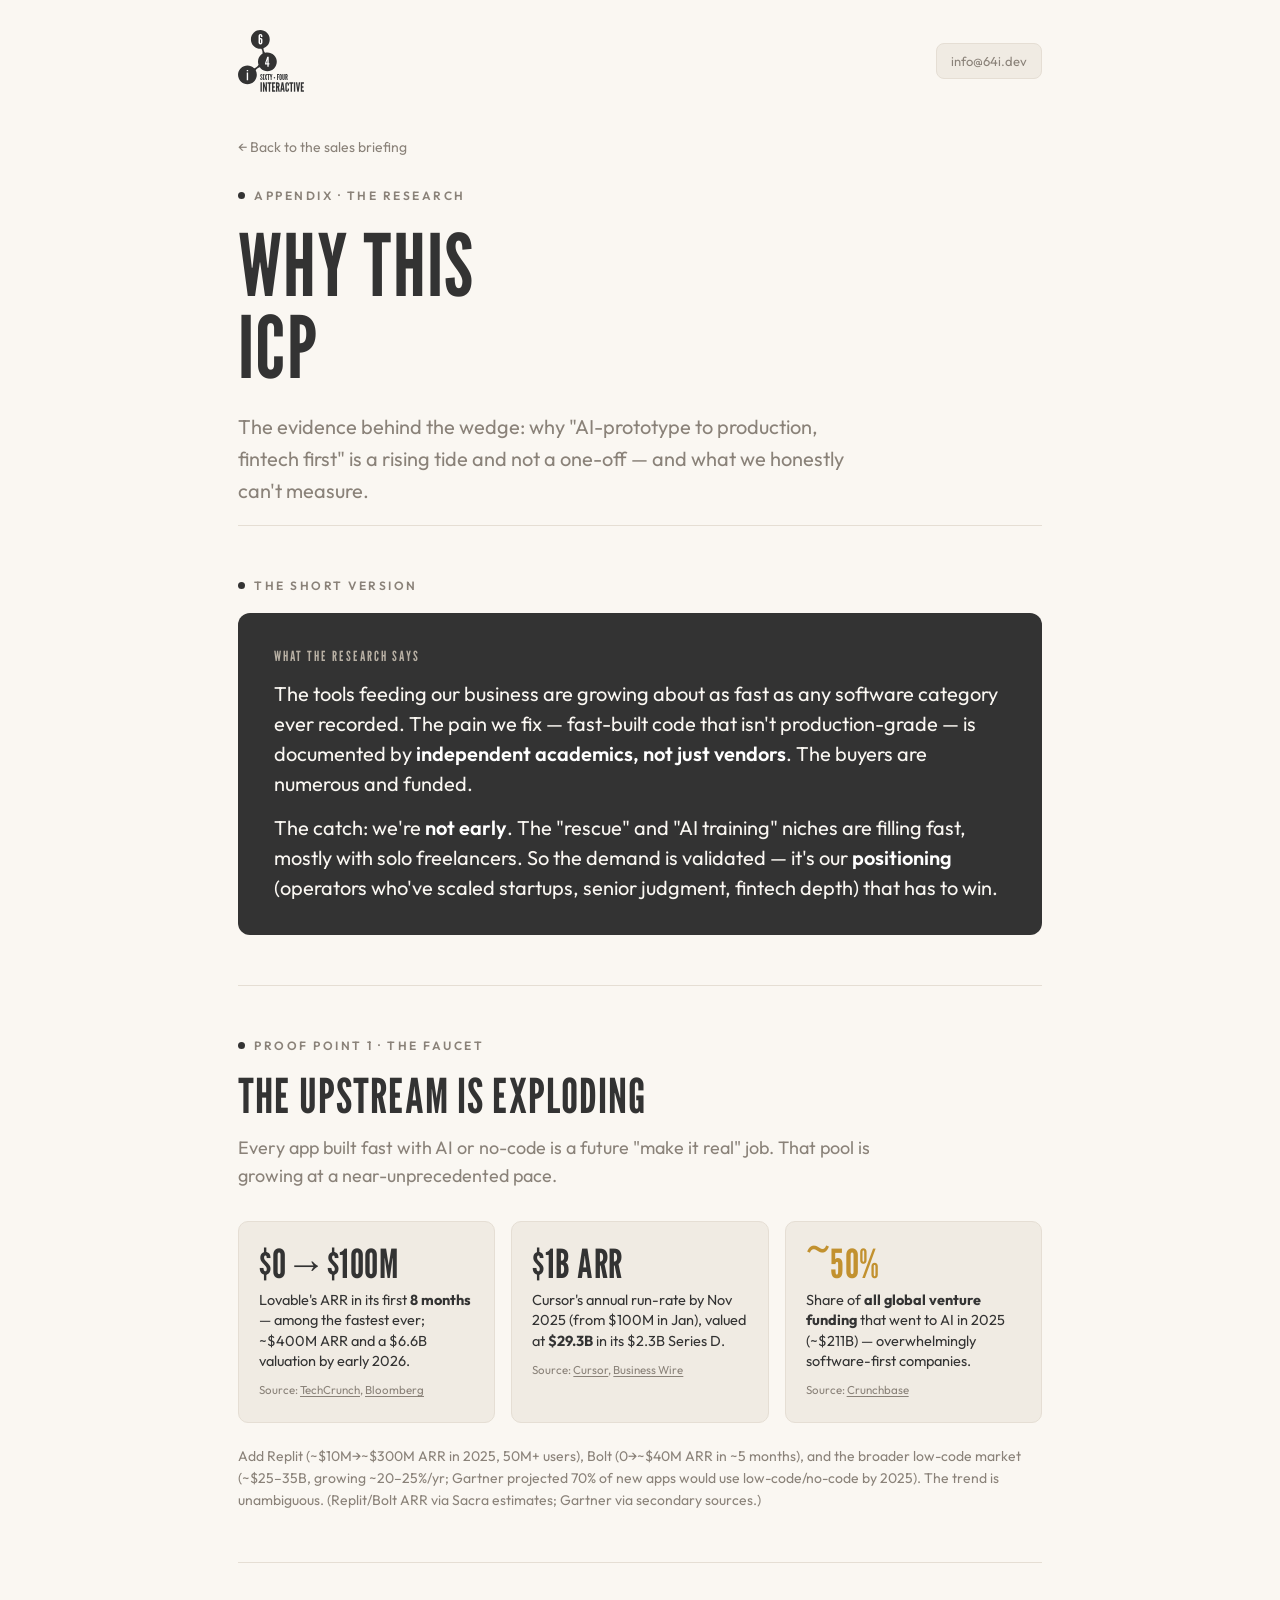
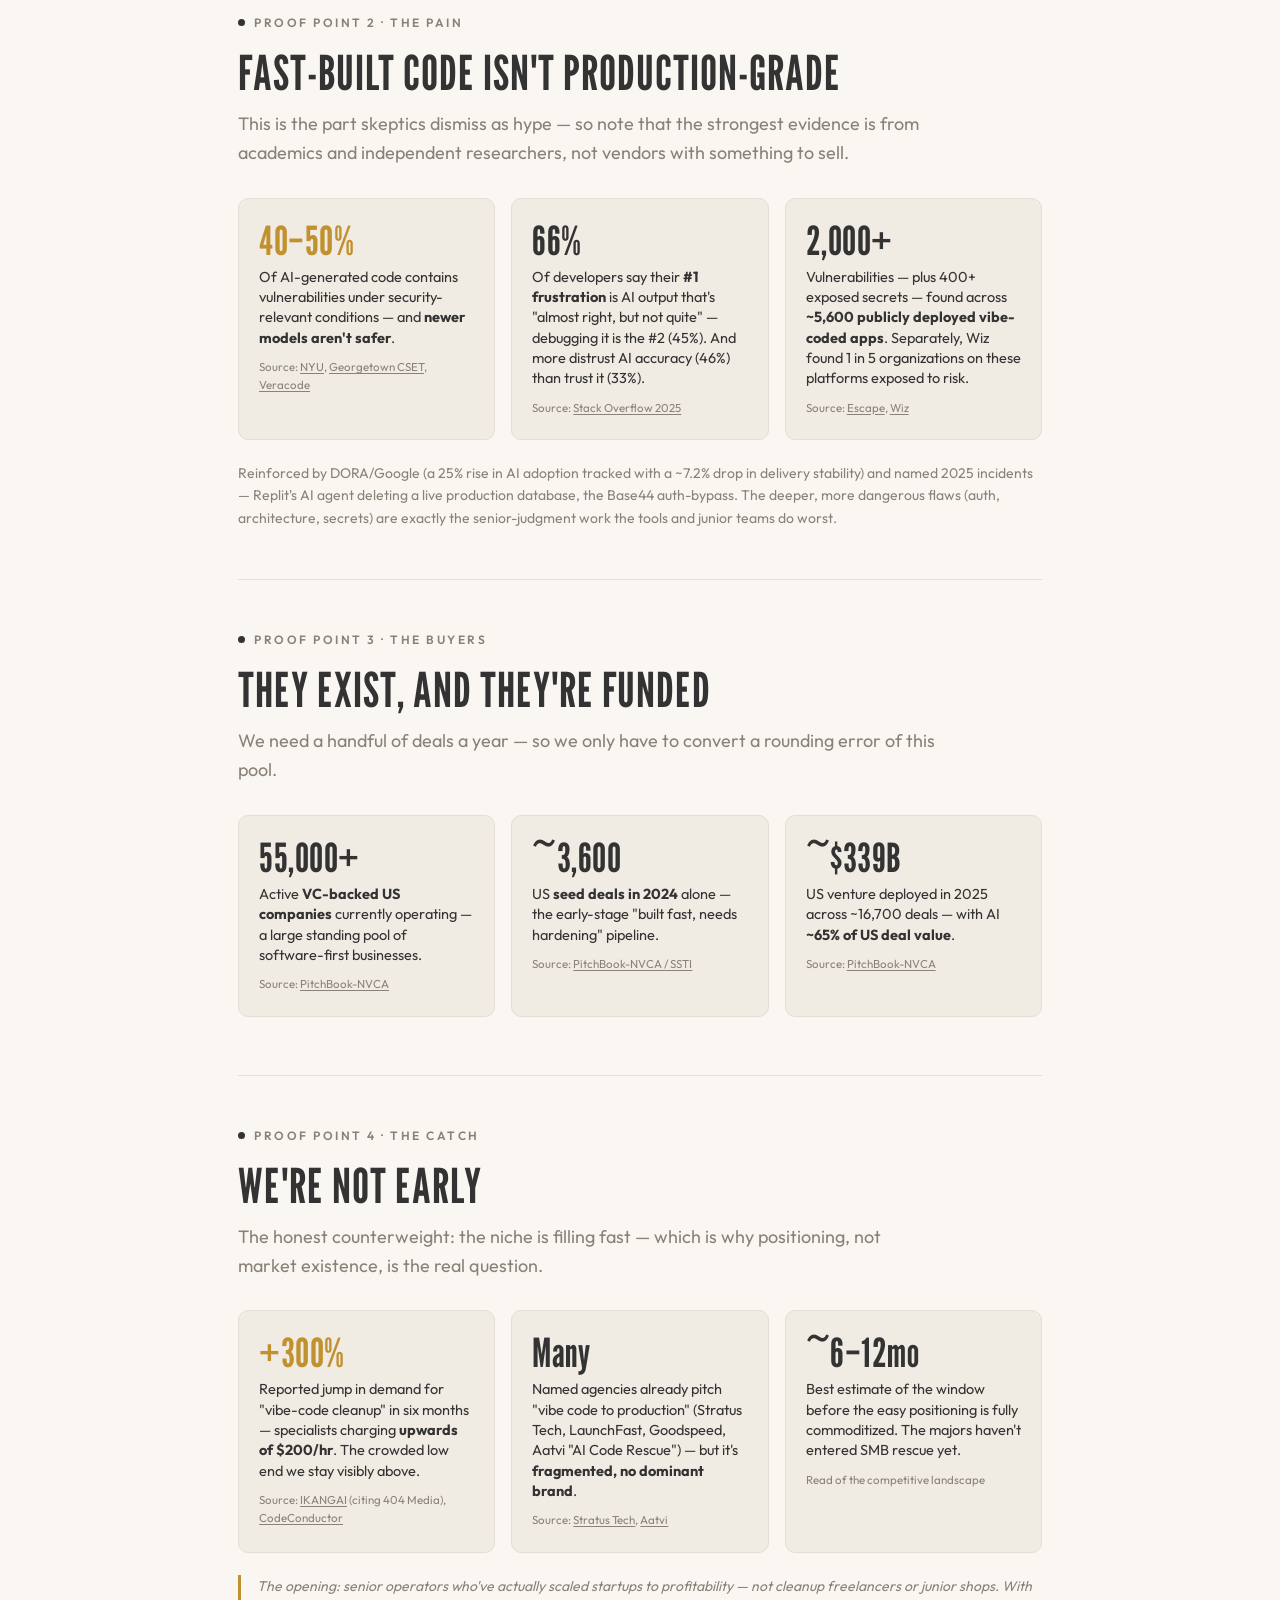
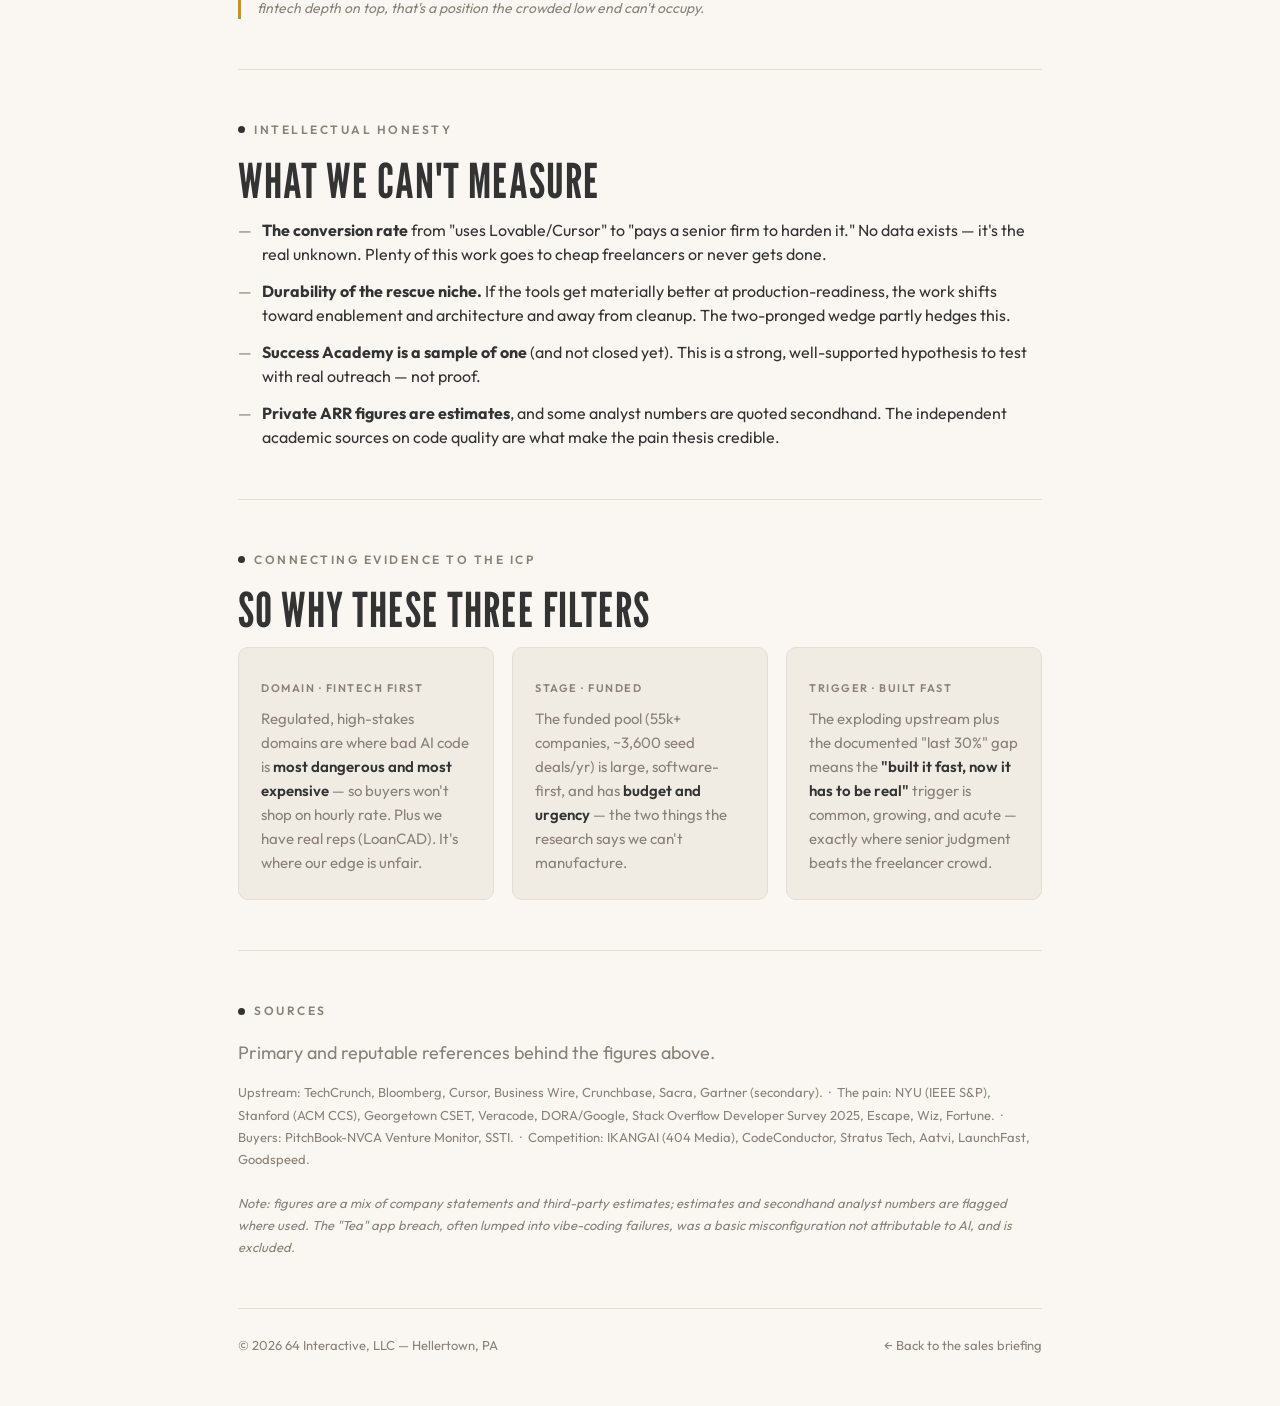
<file: sales/64i-icp-research.html>
<!DOCTYPE html>
<html lang="en">
<head>
<meta charset="UTF-8">
<meta name="viewport" content="width=device-width, initial-scale=1.0">
<title>64 Interactive — Why This ICP: The Research</title>
<link rel="preconnect" href="https://fonts.googleapis.com">
<link rel="preconnect" href="https://fonts.gstatic.com" crossorigin>
<link href="https://fonts.googleapis.com/css2?family=League+Gothic&family=Outfit:wght@300;400;500;600&display=swap" rel="stylesheet">
<style>
  :root{
    --bg:#FAF7F2; --bg-card:#F0EBE3; --border:#E5DED4;
    --text:#333333; --text-muted:#8a8279; --accent:#333333; --accent-hover:#1a1a1a;
    --gold:#C2912F; --green:#5f7d52; --red:#9c5b4d;
    --maxw:860px;
  }
  *{box-sizing:border-box;margin:0;padding:0;}
  html{scroll-behavior:smooth;}
  body{background:var(--bg); color:var(--text); font-family:'Outfit',-apple-system,system-ui,sans-serif; font-weight:400; line-height:1.6; font-size:17px; -webkit-font-smoothing:antialiased;}
  .wrap{max-width:var(--maxw); margin:0 auto; padding:0 28px;}
  h1,h2,h3{font-family:'League Gothic',sans-serif; font-weight:400; text-transform:uppercase; letter-spacing:1px; line-height:0.96; color:var(--text);}
  h1{font-size:clamp(54px,9vw,86px);}
  h2{font-size:clamp(32px,5vw,48px); margin-bottom:14px;}
  h3{font-size:21px; letter-spacing:0.5px; margin-bottom:8px;}
  .muted{color:var(--text-muted);}
  a{color:var(--accent);}

  header{display:flex; align-items:center; justify-content:space-between; padding:30px 0 10px;}
  .logo{display:flex; align-items:center; text-decoration:none;}
  .logo svg{display:block; height:62px; width:auto;}
  .email-pill{font-size:13px; color:var(--text-muted); background:var(--bg-card); border:1px solid var(--border); padding:7px 14px; border-radius:8px; text-decoration:none;}

  .label{display:flex; align-items:center; gap:9px; font-size:12px; font-weight:600; letter-spacing:2.5px; text-transform:uppercase; color:var(--text-muted); margin-bottom:18px;}
  .label::before{content:""; width:7px; height:7px; border-radius:50%; background:var(--accent); display:inline-block;}

  .backlink{display:inline-block; font-size:14px; color:var(--text-muted); text-decoration:none; margin-bottom:28px;}
  .backlink:hover{color:var(--text);}

  .hero{padding:30px 0 18px;}
  .hero .sub{font-size:20px; color:var(--text-muted); max-width:640px; margin-top:22px;}

  hr.div{border:0; border-top:1px solid var(--border); margin:0;}
  section{padding:50px 0;}
  .lead{font-size:18px; color:var(--text-muted); max-width:700px; margin-bottom:30px;}

  /* takeaway band */
  .takeaway{background:var(--accent); color:#faf7f2; border-radius:12px; padding:32px 36px;}
  .takeaway .k{font-family:'League Gothic',sans-serif; text-transform:uppercase; letter-spacing:2px; font-size:14px; color:#b8b0a4; margin-bottom:12px;}
  .takeaway p{font-size:20px; line-height:1.5; color:#faf7f2;}
  .takeaway p + p{margin-top:14px;}
  .takeaway b{color:#fff; font-weight:600;}

  /* stat grid */
  .stats{display:grid; grid-template-columns:repeat(3,1fr); gap:16px; margin-bottom:8px;}
  .stat{background:var(--bg-card); border:1px solid var(--border); border-radius:10px; padding:22px 20px;}
  .stat .big{font-family:'League Gothic',sans-serif; font-size:40px; letter-spacing:0.5px; line-height:0.95; color:var(--text); margin-bottom:8px;}
  .stat .big.gold{color:var(--gold);}
  .stat .desc{font-size:14.5px; color:var(--text); line-height:1.4;}
  .stat .src{display:block; font-size:11.5px; color:var(--text-muted); margin-top:10px;}
  .stat .src a{color:var(--text-muted); text-decoration:underline; text-underline-offset:2px;}

  .note{font-size:14px; color:var(--text-muted); margin-top:22px;}
  .note.flag{border-left:3px solid var(--gold); padding-left:16px; font-style:italic;}

  /* caveats list */
  ul.clean{list-style:none; display:flex; flex-direction:column; gap:13px; margin-top:10px;}
  ul.clean li{font-size:16px; color:var(--text); padding-left:24px; position:relative; line-height:1.5;}
  ul.clean li::before{content:"—"; position:absolute; left:0; color:var(--text-muted);}

  /* logic cards */
  .logic{display:grid; grid-template-columns:repeat(3,1fr); gap:18px;}
  .lcard{background:var(--bg-card); border:1px solid var(--border); border-radius:10px; padding:24px 22px;}
  .lcard .tag{display:inline-block; font-size:11px; font-weight:600; letter-spacing:1.5px; text-transform:uppercase; color:var(--text-muted); margin-bottom:10px;}
  .lcard p{font-size:15px; color:var(--text-muted);}
  .lcard p b{color:var(--text); font-weight:600;}

  footer{border-top:1px solid var(--border); padding:26px 0 50px; display:flex; justify-content:space-between; align-items:center; font-size:13px; color:var(--text-muted); flex-wrap:wrap; gap:10px;}
  footer a{color:var(--text-muted); text-decoration:none;}

  .sourcebox{font-size:13px; color:var(--text-muted); line-height:1.7; margin-top:14px;}

  @media(max-width:720px){
    .stats,.logic{grid-template-columns:1fr;}
    .takeaway p{font-size:18px;}
    body{font-size:16px;}
  }
</style>
</head>
<body>
<div class="wrap">

  <header>
    <a class="logo" href="https://64i.dev" aria-label="64 Interactive">
      <svg viewBox="0 0 502.5 472.3" xmlns="http://www.w3.org/2000/svg"><path fill="#FFFFFF" d="M166.2,286.8c2.1,2.8,4.4,5.6,7.0,8.2c28.0,28.0,73.4,28.0,101.4-0.0 c28.0-28.0,28.0-73.4,0-101.4c-18.6-18.6-45.0-24.8-68.8-18.6c-4.0-5.0-7.2-10.7-9.3-17.2 c-1.7-5.3-2.5-10.7-2.6-16.1c9.7-3.4,18.9-9.0,26.8-16.9c28.0-28.0,28.0-73.4,0.0-101.4 C192.7-4.8,147.3-4.8,119.3,23.1c-28.0,28.0-28.0,73.4,0,101.4c15.9,15.9,37.4,22.7,58.2,20.6 c2.8,4.1,5.1,8.6,6.7,13.6c2.6,8.1,3.2,16.4,2.1,24.4c-4.6,2.8-8.9,6.2-13.0,10.2 c-20.0,20.1-25.7,49.1-17.0,74.3c-3.4,6.5-8.3,12.4-14.4,17.2c-5.5,4.3-11.6,7.3-18.0,9.2 c-0.4-0.4-0.8-0.9-1.3-1.3c-28.0-28.0-73.4-28.0-101.4-0.0c-28.0,28.0-28.0,73.4-0.0,101.4 c28.0,28.0,73.4,28.0,101.4-0.0c22.9-22.9,27.0-57.5,12.4-84.6c3.2-5.0,7.2-9.6,12.2-13.4 C152.9,291.8,159.4,288.6,166.2,286.8"></path><path fill="#333333" d="M166.2,284.6c2.1,2.8,4.4,5.6,7.0,8.2c28.0,28.0,73.4,28.0,101.4-0.0 c28.0-28.0,28.0-73.4,0-101.4c-18.6-18.6-45.0-24.8-68.8-18.6c-4.0-5.0-7.2-10.7-9.3-17.2 c-1.7-5.3-2.5-10.7-2.6-16.1c9.7-3.4,18.9-9.0,26.8-16.9c28.0-28.0,28.0-73.4,0.0-101.4 C192.7-7.0,147.3-7.0,119.3,21.0c-28.0,28.0-28.0,73.4,0,101.4c15.9,15.9,37.4,22.7,58.2,20.6 c2.8,4.1,5.1,8.6,6.7,13.6c2.6,8.1,3.2,16.4,2.1,24.4c-4.6,2.8-8.9,6.2-13.0,10.2 c-20.0,20.1-25.7,49.1-17.0,74.3c-3.4,6.5-8.3,12.4-14.4,17.2c-5.5,4.3-11.6,7.3-18.0,9.2 c-0.4-0.4-0.8-0.9-1.3-1.3c-28.0-28.0-73.4-28.0-101.4-0.0c-28.0,28.0-28.0,73.4-0.0,101.4 c28.0,28.0,73.4,28.0,101.4-0.0c22.9-22.9,27.0-57.5,12.4-84.6c3.2-5.0,7.2-9.6,12.2-13.4 C152.9,289.6,159.4,286.5,166.2,284.6"></path><path fill="#FFFFFF" d="M223.6,263.6h-17.5v-10.0l16.6-50.5h11.3v50.5h5.2v10.0h-5.2v16.8h-10.4 V263.6z M215.7,253.6h7.9v-24.2v-2.3h-0.6l-0.6,2.3L215.7,253.6z"></path><path fill="#FFFFFF" d="M186.1,92.8c0,3.6-0.9,16.7-14.8,16.7s-14.8-13.0-14.8-16.7V48.7 c0-5.4,0.6-18.3,14.8-18.3s14.8,12.8,14.8,18.3v4.8h-11.3c0-10.4-0.2-13.2-3.4-13.2 c-2.8,0-3.4,2.5-3.4,8.4v13.7c1.8-1.1,3.6-1.8,5.6-1.8c11.6,0,12.6,12.0,12.6,16.3V92.8z M171.3,99.6c2.4,0,3.4-2.5,3.4-3.4V73c0-0.9-1.0-3.4-3.4-3.4c-2.4,0-3.3,2.1-3.4,3.1v23.4 C167.8,97.1,168.7,99.6,171.3,99.6z"></path><path fill="#FFFFFF" d="M178.2,337.6c8.0-0.1,9.3,6.9,9.3,12.0l-6.5,0.6c0-3.0-0.4-6.5-2.6-6.5 c-1.7,0.0-2.2,1.9-2.2,4.5c0,3.0,2.6,6.5,5.2,10.3c3.0,4.6,6.2,9.1,6.2,14.0 c0,6.0-1.9,11.4-9.2,11.4c-8.5,0-9.7-6.4-9.7-13.2l6.5-0.6c0,3.7,0.3,7.7,3.1,7.7 c1.9,0,2.7-2.1,2.7-5.0c0-3.0-2.8-6.6-5.3-10.5c-3.1-4.6-6.1-9.2-6.1-14.1 C169.5,343.3,171.9,337.7,178.2,337.6z"></path><path fill="#FFFFFF" d="M191.1,338.1h6.6v45.4h-6.6V338.1z"></path><path fill="#FFFFFF" d="M207.3,383.5h-6.5l7.3-23.8l-7.2-21.5h6.5l3.6,11.5l0.1,0.5h0.2l0.1-0.5 l3.6-11.5h6.5l-7.2,21.5l7.3,23.8h-6.5l-3.8-13.5l-0.1-0.5h-0.2l-0.1,0.5L207.3,383.5z"></path><path fill="#FFFFFF" d="M222.7,344.9v-6.8h19.3v6.8h-6.3v38.6h-6.6v-38.6H222.7z"></path><path fill="#FFFFFF" d="M252.4,352.6l0.1,0.4h0.1l0.1-0.4l3.3-14.5h6.5l-6.8,26.1v19.3h-6.6v-19.3 l-6.8-26.1h6.5L252.4,352.6z"></path><path fill="#333333" d="M178.2,335.4c8.0-0.1,9.3,6.9,9.3,12.0l-6.5,0.6c0-3.0-0.4-6.5-2.6-6.5 c-1.7,0.0-2.2,1.9-2.2,4.5c0,3.0,2.6,6.5,5.2,10.3c3.0,4.6,6.2,9.1,6.2,14.0 c0,6.0-1.9,11.4-9.2,11.4c-8.5,0-9.7-6.4-9.7-13.2l6.5-0.6c0,3.7,0.3,7.7,3.1,7.7 c1.9,0,2.7-2.1,2.7-5.0c0-3.0-2.8-6.6-5.3-10.5c-3.1-4.6-6.1-9.2-6.1-14.1 C169.5,341.1,171.9,335.5,178.2,335.4z"></path><path fill="#333333" d="M191.1,335.9h6.6v45.4h-6.6V335.9z"></path><path fill="#333333" d="M207.3,381.4h-6.5l7.3-23.8l-7.2-21.5h6.5l3.6,11.5l0.1,0.5h0.2l0.1-0.5 l3.6-11.5h6.5l-7.2,21.5l7.3,23.8h-6.5l-3.8-13.5l-0.1-0.5h-0.2l-0.1,0.5L207.3,381.4z"></path><path fill="#333333" d="M222.7,342.8v-6.8h19.3v6.8h-6.3v38.6h-6.6v-38.6H222.7z"></path><path fill="#333333" d="M252.4,350.5l0.1,0.4h0.1l0.1-0.4l3.3-14.5h6.5l-6.8,26.1v19.3h-6.6 v-19.3l-6.8-26.1h6.5L252.4,350.5z"></path><path fill="#FFFFFF" d="M277.8,359.4c3.1,0,5.6,2.5,5.6,5.6c0,3.2-2.5,5.7-5.6,5.7 c-3.2,0-5.7-2.5-5.7-5.7C272.1,361.9,274.6,359.4,277.8,359.4z"></path><path fill="#333333" d="M277.8,357.3c3.1,0,5.6,2.5,5.6,5.6c0,3.2-2.5,5.7-5.6,5.7 c-3.2,0-5.7-2.5-5.7-5.7C272.1,359.8,274.6,357.3,277.8,357.3z"></path><path fill="#FFFFFF" d="M313.2,344.9h-9.2v11.9h6.1v6.8h-6.1v19.7h-6.6v-45.4c0,0,0.6,0,15.8,0V344.9z"></path><path fill="#FFFFFF" d="M324.4,384.0c-8.9,0-8.9-9.8-8.9-9.8v-26.7c0,0-0.0-9.8,8.9-9.8 s8.9,9.8,8.9,9.8v26.7C333.3,374.2,333.4,384.0,324.4,384.0z M324.4,344.1 c-2.3,0-2.2,3.3-2.2,3.3v26.7c0,0-0.1,3.3,2.2,3.3s2.2-3.3,2.2-3.3v-26.7 C326.6,347.4,326.8,344.1,324.4,344.1z"></path><path fill="#FFFFFF" d="M355.6,338.1v36.1c0,0,0.0,9.8-8.9,9.8s-8.9-9.8-8.9-9.8v-36.1h6.6v36.1 c0,0-0.1,3.3,2.2,3.3s2.2-3.3,2.2-3.3v-36.1H355.6z"></path><path fill="#FFFFFF" d="M372.4,383.5l-3.4-19.1H367.2v19.1h-6.6v-45.4h6.6c7.9,0,11.3,4.5,11.3,13.1 c0,4.5-1.1,8.5-3.7,10.3l4.2,22.0H372.4z M367.2,344.7v13.4c1.8,0,4.9-0.2,4.9-6.7 S369.0,344.7,367.2,344.7z"></path><path fill="#333333" d="M313.2,342.8h-9.2v11.9h6.1v6.8h-6.1v19.7h-6.6v-45.4c0,0,0.6,0,15.8,0V342.8z"></path><path fill="#333333" d="M324.4,381.9c-8.9,0-8.9-9.8-8.9-9.8v-26.7c0,0-0.0-9.8,8.9-9.8 s8.9,9.8,8.9,9.8v26.7C333.3,372.0,333.4,381.9,324.4,381.9z M324.4,341.9 c-2.3,0-2.2,3.3-2.2,3.3v26.7c0,0-0.1,3.3,2.2,3.3s2.2-3.3,2.2-3.3v-26.7 C326.6,345.3,326.8,341.9,324.4,341.9z"></path><path fill="#333333" d="M355.6,335.9v36.1c0,0,0.0,9.8-8.9,9.8s-8.9-9.8-8.9-9.8v-36.1h6.6v36.1 c0,0-0.1,3.3,2.2,3.3s2.2-3.3,2.2-3.3v-36.1H355.6z"></path><path fill="#333333" d="M372.4,381.4l-3.4-19.1H367.2v19.1h-6.6v-45.4h6.6c7.9,0,11.3,4.5,11.3,13.1 c0,4.5-1.1,8.5-3.7,10.3l4.2,22.0H372.4z M367.2,342.5v13.4c1.8,0,4.9-0.2,4.9-6.7 S369.0,342.5,367.2,342.5z"></path><path fill="#FFFFFF" d="M171.3,400.4h10.5v71.8h-10.5V400.4z"></path><path fill="#FFFFFF" d="M200.9,434.8l-0.8-3.3h-0.5v3.3v37.4h-9.6v-71.8h9.3l10.2,37.4l0.8,3.3h0.5 v-3.3v-37.4h9.6v71.8h-9.3L200.9,434.8z"></path><path fill="#FFFFFF" d="M224.6,411.3v-10.8h30.4v10.8h-9.9v60.9h-10.5v-60.9H224.6z"></path><path fill="#FFFFFF" d="M259.2,400.4h24.1v10.8h-13.5v18.8h9.7v11.5h-9.7v19.7h13.5v10.8h-24.1V400.4z"></path><path fill="#FFFFFF" d="M308.1,472.3l-5.4-30.2h-2.8v30.2H289.2v-71.8h10.5 c12.5,0,17.9,7.2,17.9,20.7c0,7.1-1.8,13.5-5.8,16.3l6.7,34.7H308.1z M299.8,410.9v21.3 c2.9,0,7.8-0.3,7.8-10.6C307.6,411.3,302.7,410.9,299.8,410.9z"></path><path fill="#FFFFFF" d="M321.6,472.3l10.8-71.8h12.9l10.8,71.8h-10.2l-1.9-14.6h-10.1l-1.9,14.6H321.6z M339.4,423.8l-0.2-1.8h-0.5l-0.2,1.8l-3.0,22.6h7.2L339.4,423.8z"></path><path fill="#FFFFFF" d="M388.5,447.6v9.8c0,0,0.0,15.5-14.0,15.5c-14.1,0-14.0-15.5-14.0-15.5v-42.3 c0,0-0.0-15.5,14.0-15.5c14.1,0,14.0,15.5,14.0,15.5v9.8h-9.8v-9.8c0,0,0.3-5.2-4.0-5.2 c-3.7,0-3.7,5.2-3.7,5.2v42.3c0,0,0,5.2,3.7,5.2c4.3,0,4.0-5.2,4.0-5.2v-9.8H388.5z"></path><path fill="#FFFFFF" d="M391.1,411.3v-10.8h30.4v10.8h-9.9v60.9h-10.5v-60.9H391.1z"></path><path fill="#FFFFFF" d="M425.7,400.4h10.5v71.8h-10.5V400.4z"></path><path fill="#FFFFFF" d="M463.3,400.4h10.2l-10.9,71.8h-10.5l-10.9-71.8H451.4l5.2,39.4l0.3,3.0h0.5 l0.3-3.0L463.3,400.4z"></path><path fill="#FFFFFF" d="M478.3,400.4h24.1v10.8h-13.5v18.8h9.7v11.5h-9.7v19.7h13.5v10.8h-24.1V400.4z"></path><path fill="#333333" d="M171.3,398.3h10.5v71.8h-10.5V398.3z"></path><path fill="#333333" d="M200.9,432.7l-0.8-3.3h-0.5v3.3v37.4h-9.6v-71.8h9.3l10.2,37.4l0.8,3.3h0.5 v-3.3v-37.4h9.6v71.8h-9.3L200.9,432.7z"></path><path fill="#333333" d="M224.6,409.1v-10.8h30.4v10.8h-9.9v60.9h-10.5v-60.9H224.6z"></path><path fill="#333333" d="M259.2,398.3h24.1v10.8h-13.5v18.8h9.7v11.5h-9.7V459.3h13.5v10.8h-24.1V398.3z"></path><path fill="#333333" d="M308.1,470.1l-5.4-30.2h-2.8v30.2H289.2v-71.8h10.5 c12.5,0,17.9,7.2,17.9,20.7c0,7.1-1.8,13.5-5.8,16.3l6.7,34.7H308.1z M299.8,408.7v21.3 c2.9,0,7.8-0.3,7.8-10.6C307.6,409.1,302.7,408.7,299.8,408.7z"></path><path fill="#333333" d="M321.6,470.1l10.8-71.8h12.9l10.8,71.8h-10.2l-1.9-14.6h-10.1l-1.9,14.6H321.6z M339.4,421.6l-0.2-1.8h-0.5l-0.2,1.8l-3.0,22.6h7.2L339.4,421.6z"></path><path fill="#333333" d="M388.5,445.5v9.8c0,0,0.0,15.5-14.0,15.5c-14.1,0-14.0-15.5-14.0-15.5v-42.3 c0,0-0.0-15.5,14.0-15.5c14.1,0,14.0,15.5,14.0,15.5v9.8h-9.8v-9.8c0,0,0.3-5.2-4.0-5.2 c-3.7,0-3.7,5.2-3.7,5.2v42.3c0,0,0,5.2,3.7,5.2c4.3,0,4.0-5.2,4.0-5.2v-9.8H388.5z"></path><path fill="#333333" d="M391.1,409.1v-10.8h30.4v10.8h-9.9v60.9h-10.5v-60.9H391.1z"></path><path fill="#333333" d="M425.7,398.3h10.5v71.8h-10.5V398.3z"></path><path fill="#333333" d="M463.3,398.3h10.2l-10.9,71.8h-10.5l-10.9-71.8H451.4l5.2,39.4l0.3,3.0h0.5 l0.3-3.0L463.3,398.3z"></path><path fill="#333333" d="M478.3,398.3h24.1v10.8h-13.5v18.8h9.7v11.5h-9.7V459.3h13.5v10.8h-24.1V398.3z"></path><path fill="#FFFFFF" d="M66.6,304.5H77.2v10.6H66.6V304.5z M66.6,382.0v-57.6H77.2v57.6H66.6z"></path></svg>
    </a>
    <a class="email-pill" href="mailto:info@64i.dev">info@64i.dev</a>
  </header>

  <div class="hero">
    <a class="backlink" href="/sales/64i-sales-briefing.html">&larr; Back to the sales briefing</a>
    <div class="label">Appendix · The Research</div>
    <h1>Why This<br>ICP</h1>
    <p class="sub">The evidence behind the wedge: why "AI-prototype to production, fintech first" is a rising tide and not a one-off — and what we honestly can't measure.</p>
  </div>

  <hr class="div">

  <!-- TAKEAWAY -->
  <section>
    <div class="label">The short version</div>
    <div class="takeaway">
      <div class="k">What the research says</div>
      <p>The tools feeding our business are growing about as fast as any software category ever recorded. The pain we fix — fast-built code that isn't production-grade — is documented by <b>independent academics, not just vendors</b>. The buyers are numerous and funded.</p>
      <p>The catch: we're <b>not early</b>. The "rescue" and "AI training" niches are filling fast, mostly with solo freelancers. So the demand is validated — it's our <b>positioning</b> (operators who've scaled startups, senior judgment, fintech depth) that has to win.</p>
    </div>
  </section>

  <hr class="div">

  <!-- UPSTREAM -->
  <section>
    <div class="label">Proof point 1 · The faucet</div>
    <h2>The Upstream Is Exploding</h2>
    <p class="lead">Every app built fast with AI or no-code is a future "make it real" job. That pool is growing at a near-unprecedented pace.</p>
    <div class="stats">
      <div class="stat">
        <div class="big">$0&rarr;$100M</div>
        <div class="desc">Lovable's ARR in its first <b>8 months</b> — among the fastest ever; ~$400M ARR and a $6.6B valuation by early 2026.</div>
        <span class="src">Source: <a href="https://techcrunch.com/2025/12/18/vibe-coding-startup-lovable-raises-330m-at-a-6-6b-valuation/">TechCrunch</a>, <a href="https://www.bloomberg.com/news/articles/2025-11-18/lovable-hits-200-million-arr-and-raising-funds-above-6-billion-valuation">Bloomberg</a></span>
      </div>
      <div class="stat">
        <div class="big">$1B ARR</div>
        <div class="desc">Cursor's annual run-rate by Nov 2025 (from $100M in Jan), valued at <b>$29.3B</b> in its $2.3B Series D.</div>
        <span class="src">Source: <a href="https://cursor.com/blog/series-d">Cursor</a>, <a href="https://www.businesswire.com/news/home/20251113939996/en/Cursor-Secures-%242.3-Billion-Series-D-Financing-at-%2429.3-Billion-Valuation-to-Redefine-How-Software-is-Written">Business Wire</a></span>
      </div>
      <div class="stat">
        <div class="big gold">~50%</div>
        <div class="desc">Share of <b>all global venture funding</b> that went to AI in 2025 (~$211B) — overwhelmingly software-first companies.</div>
        <span class="src">Source: <a href="https://news.crunchbase.com/venture/funding-data-third-largest-year-2025/">Crunchbase</a></span>
      </div>
    </div>
    <p class="note">Add Replit (~$10M&rarr;~$300M ARR in 2025, 50M+ users), Bolt (0&rarr;~$40M ARR in ~5 months), and the broader low-code market (~$25–35B, growing ~20–25%/yr; Gartner projected 70% of new apps would use low-code/no-code by 2025). The trend is unambiguous. <span class="muted">(Replit/Bolt ARR via Sacra estimates; Gartner via secondary sources.)</span></p>
  </section>

  <hr class="div">

  <!-- THE PAIN -->
  <section>
    <div class="label">Proof point 2 · The pain</div>
    <h2>Fast-Built Code Isn't Production-Grade</h2>
    <p class="lead">This is the part skeptics dismiss as hype — so note that the strongest evidence is from academics and independent researchers, not vendors with something to sell.</p>
    <div class="stats">
      <div class="stat">
        <div class="big gold">40–50%</div>
        <div class="desc">Of AI-generated code contains vulnerabilities under security-relevant conditions — and <b>newer models aren't safer</b>.</div>
        <span class="src">Source: <a href="https://arxiv.org/abs/2108.09293">NYU</a>, <a href="https://cset.georgetown.edu/publication/cybersecurity-risks-of-ai-generated-code/">Georgetown CSET</a>, <a href="https://www.veracode.com/resources/analyst-reports/2025-genai-code-security-report/">Veracode</a></span>
      </div>
      <div class="stat">
        <div class="big">66%</div>
        <div class="desc">Of developers say their <b>#1 frustration</b> is AI output that's "almost right, but not quite" — debugging it is the #2 (45%). And more distrust AI accuracy (46%) than trust it (33%).</div>
        <span class="src">Source: <a href="https://survey.stackoverflow.co/2025/ai/">Stack Overflow 2025</a></span>
      </div>
      <div class="stat">
        <div class="big">2,000+</div>
        <div class="desc">Vulnerabilities — plus 400+ exposed secrets — found across <b>~5,600 publicly deployed vibe-coded apps</b>. Separately, Wiz found 1 in 5 organizations on these platforms exposed to risk.</div>
        <span class="src">Source: <a href="https://escape.tech/blog/methodology-how-we-discovered-vulnerabilities-apps-built-with-vibe-coding/">Escape</a>, <a href="https://www.wiz.io/blog/common-security-risks-in-vibe-coded-apps">Wiz</a></span>
      </div>
    </div>
    <p class="note">Reinforced by DORA/Google (a 25% rise in AI adoption tracked with a ~7.2% drop in delivery stability) and named 2025 incidents — Replit's AI agent deleting a live production database, the Base44 auth-bypass. The deeper, more dangerous flaws (auth, architecture, secrets) are exactly the senior-judgment work the tools and junior teams do worst.</p>
  </section>

  <hr class="div">

  <!-- BUYERS -->
  <section>
    <div class="label">Proof point 3 · The buyers</div>
    <h2>They Exist, and They're Funded</h2>
    <p class="lead">We need a handful of deals a year — so we only have to convert a rounding error of this pool.</p>
    <div class="stats">
      <div class="stat">
        <div class="big">55,000+</div>
        <div class="desc">Active <b>VC-backed US companies</b> currently operating — a large standing pool of software-first businesses.</div>
        <span class="src">Source: <a href="https://pitchbook.com/news/articles/venture-capital-trends-charts-q1-2024">PitchBook-NVCA</a></span>
      </div>
      <div class="stat">
        <div class="big">~3,600</div>
        <div class="desc">US <b>seed deals in 2024</b> alone — the early-stage "built fast, needs hardening" pipeline.</div>
        <span class="src">Source: <a href="https://ssti.org/blog/useful-stats-state-us-venture-capital-2024">PitchBook-NVCA / SSTI</a></span>
      </div>
      <div class="stat">
        <div class="big">~$339B</div>
        <div class="desc">US venture deployed in 2025 across ~16,700 deals — with AI <b>~65% of US deal value</b>.</div>
        <span class="src">Source: <a href="https://pitchbook.com/news/reports/q4-2025-pitchbook-nvca-venture-monitor">PitchBook-NVCA</a></span>
      </div>
    </div>
  </section>

  <hr class="div">

  <!-- THE CATCH -->
  <section>
    <div class="label">Proof point 4 · The catch</div>
    <h2>We're Not Early</h2>
    <p class="lead">The honest counterweight: the niche is filling fast — which is why positioning, not market existence, is the real question.</p>
    <div class="stats">
      <div class="stat">
        <div class="big gold">+300%</div>
        <div class="desc">Reported jump in demand for "vibe-code cleanup" in six months — specialists charging <b>upwards of $200/hr</b>. The crowded low end we stay visibly above.</div>
        <span class="src">Source: <a href="https://www.ikangai.com/meet-the-superhero-janitors-vibe-coding-cleanup-specialists-cleaning-up-ais-coding-disasters/">IKANGAI</a> (citing 404 Media), <a href="https://codeconductor.ai/blog/vibe-coding-cleanup-specialists/">CodeConductor</a></span>
      </div>
      <div class="stat">
        <div class="big">Many</div>
        <div class="desc">Named agencies already pitch "vibe code to production" (Stratus Tech, LaunchFast, Goodspeed, Aatvi "AI Code Rescue") — but it's <b>fragmented, no dominant brand</b>.</div>
        <span class="src">Source: <a href="https://www.stratustech.org/">Stratus Tech</a>, <a href="https://aatvi.ai/en/services/ai-code-rescue">Aatvi</a></span>
      </div>
      <div class="stat">
        <div class="big">~6–12mo</div>
        <div class="desc">Best estimate of the window before the easy positioning is fully commoditized. The majors haven't entered SMB rescue yet.</div>
        <span class="src">Read of the competitive landscape</span>
      </div>
    </div>
    <p class="note flag">The opening: senior operators who've actually scaled startups to profitability — not cleanup freelancers or junior shops. With fintech depth on top, that's a position the crowded low end can't occupy.</p>
  </section>

  <hr class="div">

  <!-- CAVEATS -->
  <section>
    <div class="label">Intellectual honesty</div>
    <h2>What We Can't Measure</h2>
    <ul class="clean">
      <li><b>The conversion rate</b> from "uses Lovable/Cursor" to "pays a senior firm to harden it." No data exists — it's the real unknown. Plenty of this work goes to cheap freelancers or never gets done.</li>
      <li><b>Durability of the rescue niche.</b> If the tools get materially better at production-readiness, the work shifts toward enablement and architecture and away from cleanup. The two-pronged wedge partly hedges this.</li>
      <li><b>Success Academy is a sample of one</b> (and not closed yet). This is a strong, well-supported hypothesis to test with real outreach — not proof.</li>
      <li><b>Private ARR figures are estimates</b>, and some analyst numbers are quoted secondhand. The independent academic sources on code quality are what make the pain thesis credible.</li>
    </ul>
  </section>

  <hr class="div">

  <!-- THE LOGIC -->
  <section>
    <div class="label">Connecting evidence to the ICP</div>
    <h2>So Why These Three Filters</h2>
    <div class="logic">
      <div class="lcard">
        <span class="tag">Domain · Fintech first</span>
        <p>Regulated, high-stakes domains are where bad AI code is <b>most dangerous and most expensive</b> — so buyers won't shop on hourly rate. Plus we have real reps (LoanCAD). It's where our edge is unfair.</p>
      </div>
      <div class="lcard">
        <span class="tag">Stage · Funded</span>
        <p>The funded pool (55k+ companies, ~3,600 seed deals/yr) is large, software-first, and has <b>budget and urgency</b> — the two things the research says we can't manufacture.</p>
      </div>
      <div class="lcard">
        <span class="tag">Trigger · Built fast</span>
        <p>The exploding upstream plus the documented "last 30%" gap means the <b>"built it fast, now it has to be real"</b> trigger is common, growing, and acute — exactly where senior judgment beats the freelancer crowd.</p>
      </div>
    </div>
  </section>

  <hr class="div">

  <section>
    <div class="label">Sources</div>
    <p class="lead" style="margin-bottom:8px;">Primary and reputable references behind the figures above.</p>
    <div class="sourcebox">
      Upstream: TechCrunch, Bloomberg, Cursor, Business Wire, Crunchbase, Sacra, Gartner (secondary). &nbsp;·&nbsp;
      The pain: NYU (IEEE S&amp;P), Stanford (ACM CCS), Georgetown CSET, Veracode, DORA/Google, Stack Overflow Developer Survey 2025, Escape, Wiz, Fortune. &nbsp;·&nbsp;
      Buyers: PitchBook-NVCA Venture Monitor, SSTI. &nbsp;·&nbsp;
      Competition: IKANGAI (404 Media), CodeConductor, Stratus Tech, Aatvi, LaunchFast, Goodspeed.
      <br><br>
      <em>Note: figures are a mix of company statements and third-party estimates; estimates and secondhand analyst numbers are flagged where used. The "Tea" app breach, often lumped into vibe-coding failures, was a basic misconfiguration not attributable to AI, and is excluded.</em>
    </div>
  </section>

  <footer>
    <span>© 2026 64 Interactive, LLC — Hellertown, PA</span>
    <a href="/sales/64i-sales-briefing.html">&larr; Back to the sales briefing</a>
  </footer>

</div>
</body>
</html>
</file>
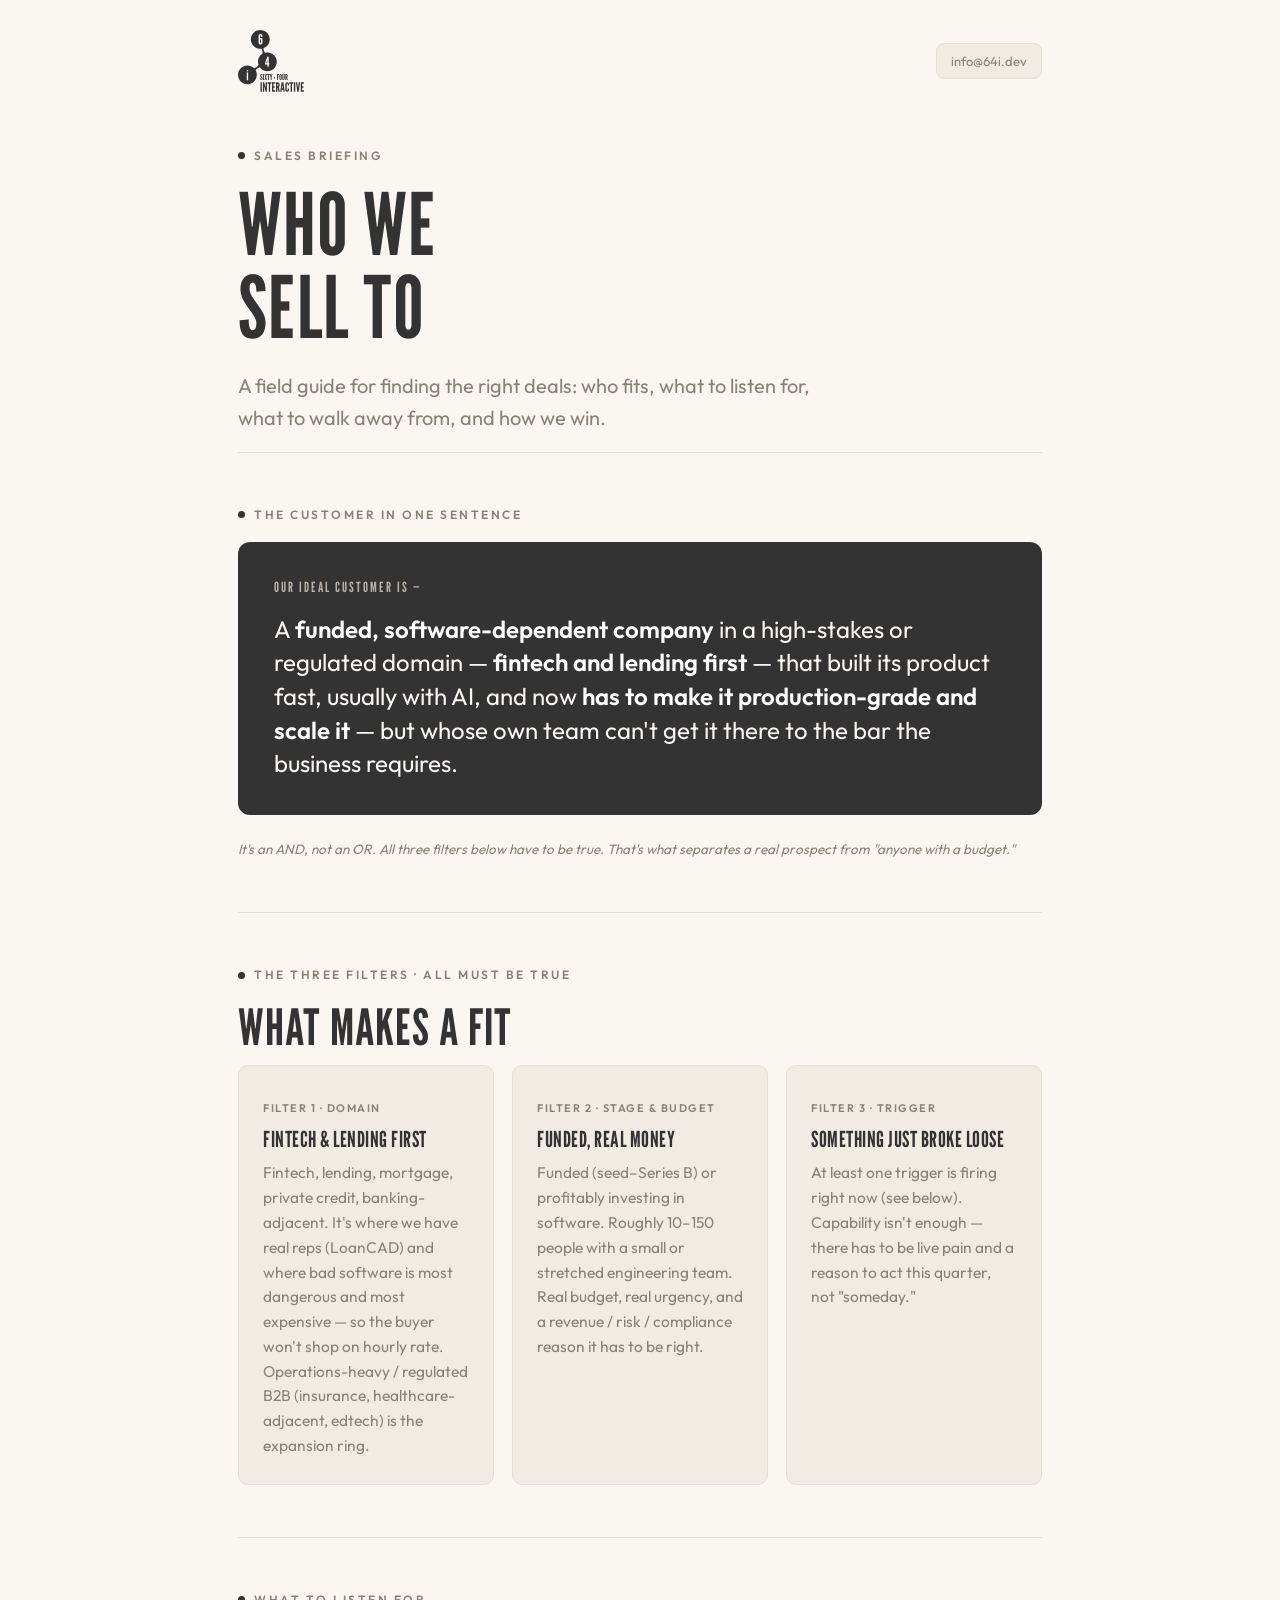
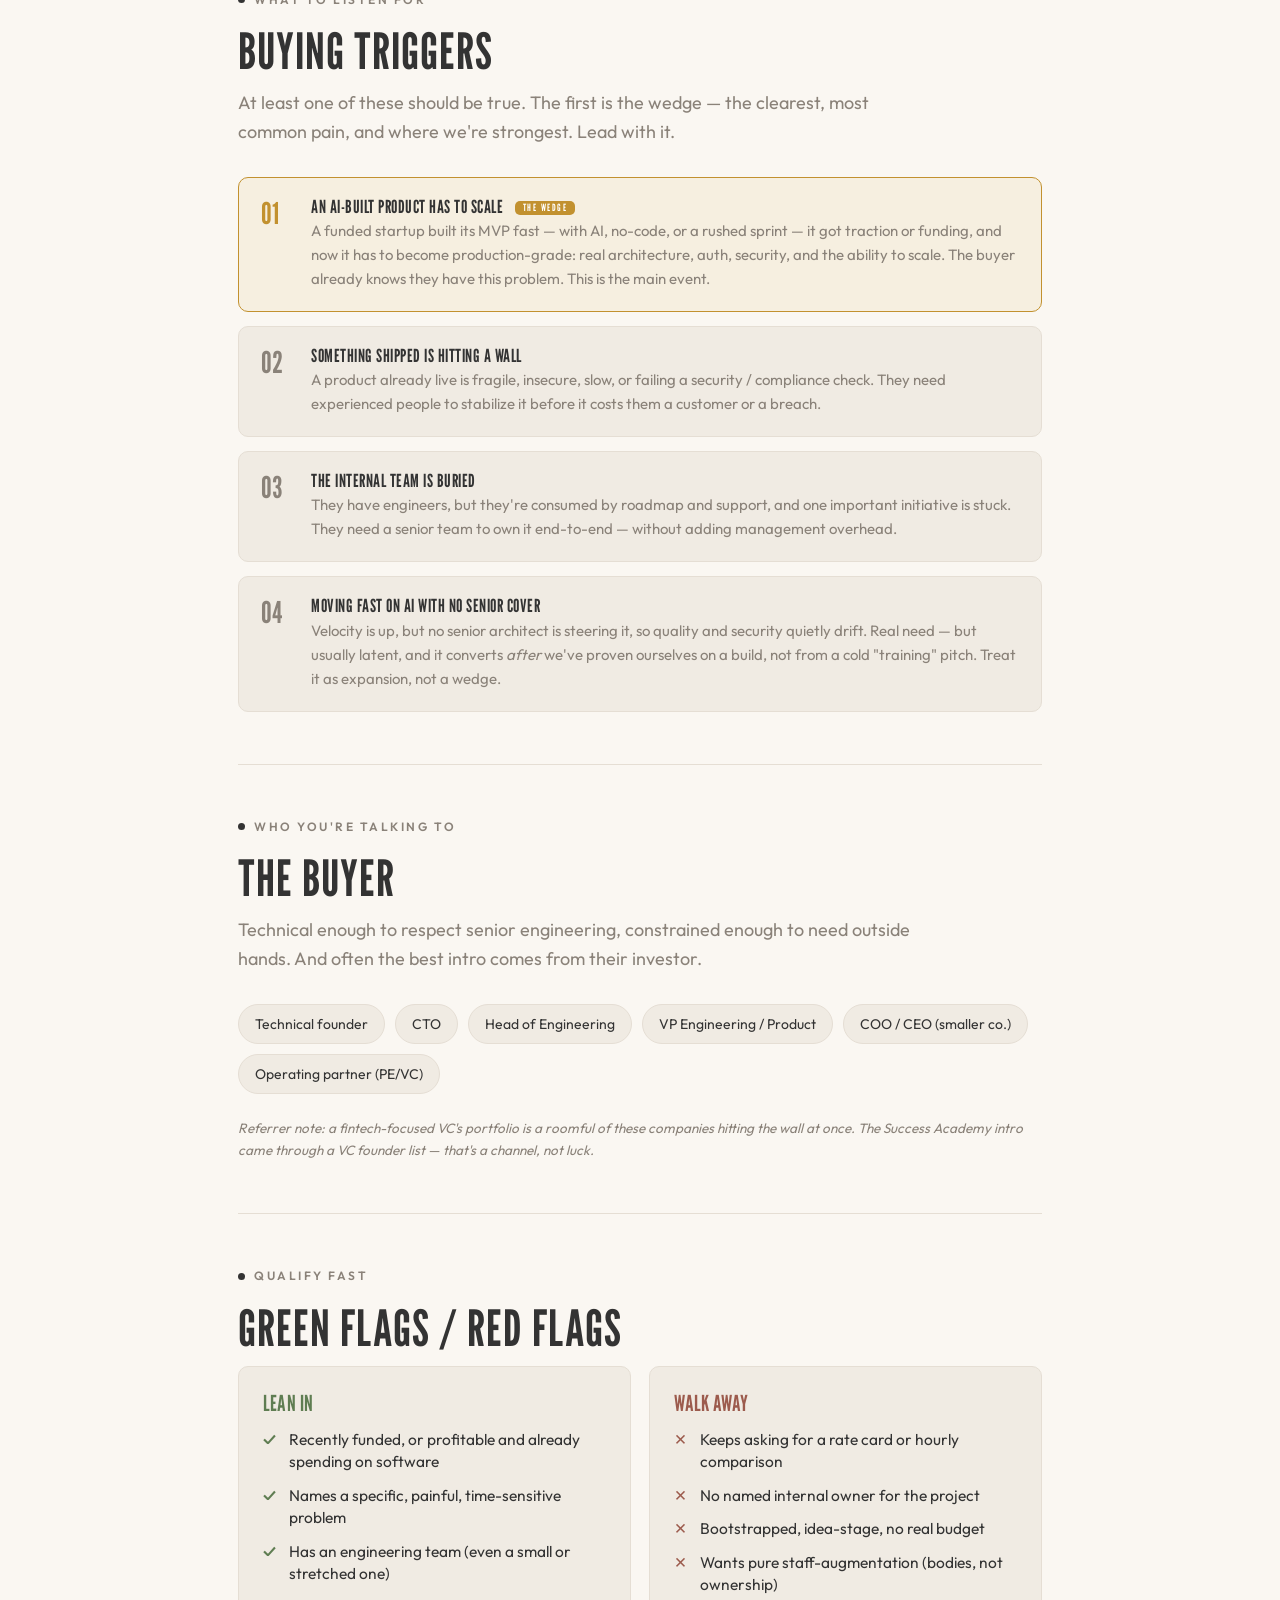
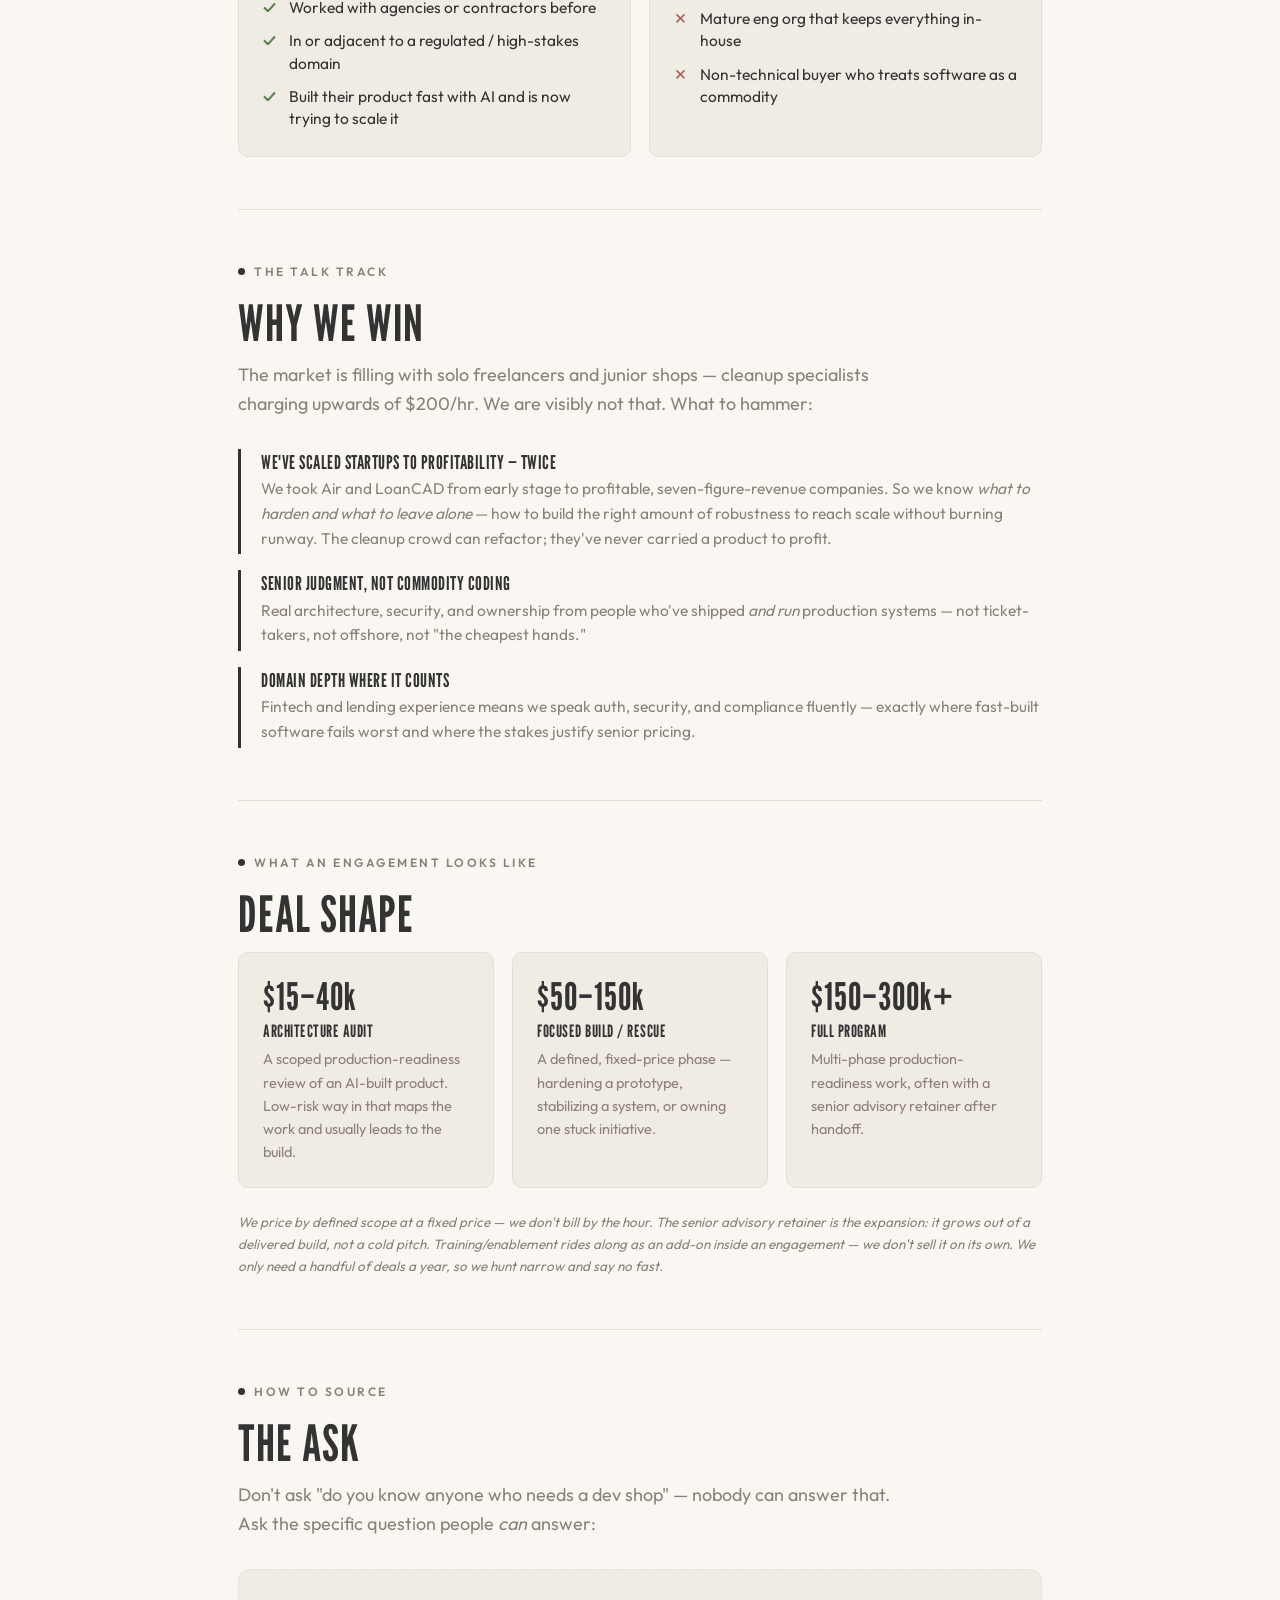
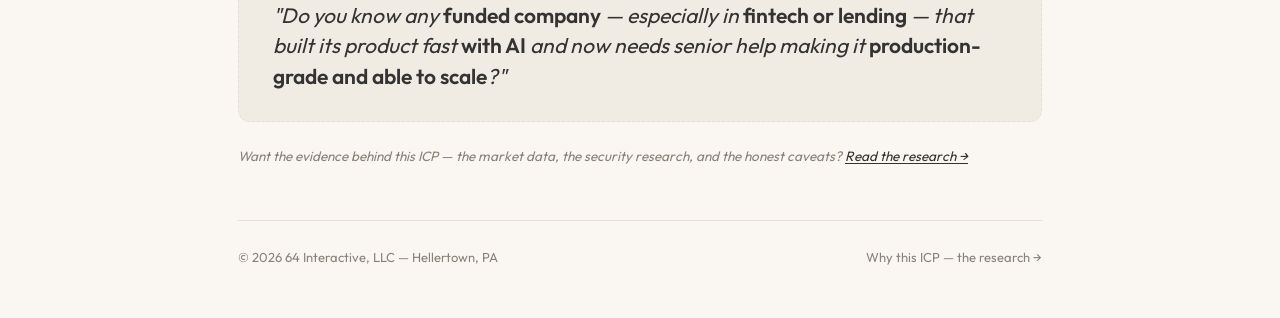
<file: sales/64i-sales-briefing.html>
<!DOCTYPE html>
<html lang="en">
<head>
<meta charset="UTF-8">
<meta name="viewport" content="width=device-width, initial-scale=1.0">
<title>64 Interactive — Sales Briefing: Who We Sell To</title>
<link rel="preconnect" href="https://fonts.googleapis.com">
<link rel="preconnect" href="https://fonts.gstatic.com" crossorigin>
<link href="https://fonts.googleapis.com/css2?family=League+Gothic&family=Outfit:wght@300;400;500;600&display=swap" rel="stylesheet">
<style>
  :root{
    --bg:#FAF7F2; --bg-card:#F0EBE3; --border:#E5DED4;
    --text:#333333; --text-muted:#8a8279; --accent:#333333; --accent-hover:#1a1a1a;
    --gold:#C2912F; --green:#5f7d52; --red:#9c5b4d;
    --maxw:860px;
  }
  *{box-sizing:border-box;margin:0;padding:0;}
  html{scroll-behavior:smooth;}
  body{
    background:var(--bg); color:var(--text);
    font-family:'Outfit',-apple-system,system-ui,sans-serif;
    font-weight:400; line-height:1.6; font-size:17px;
    -webkit-font-smoothing:antialiased;
  }
  .wrap{max-width:var(--maxw); margin:0 auto; padding:0 28px;}
  h1,h2,h3{font-family:'League Gothic',sans-serif; font-weight:400; text-transform:uppercase; letter-spacing:1px; line-height:0.96; color:var(--text);}
  h1{font-size:clamp(54px,9vw,86px);}
  h2{font-size:clamp(34px,5vw,50px); margin-bottom:14px;}
  h3{font-size:22px; letter-spacing:0.5px; margin-bottom:8px;}
  p{color:var(--text); }
  .muted{color:var(--text-muted);}
  a{color:var(--accent); }

  /* Header */
  header{display:flex; align-items:center; justify-content:space-between; padding:30px 0 10px;}
  .logo{display:flex; align-items:center; gap:11px; text-decoration:none; color:var(--text);}
  .logo svg{display:block; height:62px; width:auto;}
  .logo .word{font-family:'League Gothic',sans-serif; text-transform:uppercase; line-height:0.82;}
  .logo .word .small{display:block; font-size:9px; letter-spacing:2.5px; color:var(--text-muted); font-family:'Outfit',sans-serif; font-weight:500; margin-bottom:1px;}
  .logo .word .big{display:block; font-size:21px; letter-spacing:0.5px;}
  .email-pill{font-size:13px; color:var(--text-muted); background:var(--bg-card); border:1px solid var(--border); padding:7px 14px; border-radius:8px; text-decoration:none;}

  /* Section label */
  .label{display:flex; align-items:center; gap:9px; font-size:12px; font-weight:600; letter-spacing:2.5px; text-transform:uppercase; color:var(--text-muted); margin-bottom:18px;}
  .label::before{content:""; width:7px; height:7px; border-radius:50%; background:var(--accent); display:inline-block;}

  .hero{padding:44px 0 18px;}
  .hero .sub{font-size:20px; color:var(--text-muted); max-width:620px; margin-top:22px;}

  hr.div{border:0; border-top:1px solid var(--border); margin:0;}
  section{padding:52px 0;}
  .lead{font-size:18px; color:var(--text-muted); max-width:680px; margin-bottom:30px;}

  /* one-liner card */
  .oneliner{background:var(--accent); color:#f4efe7; border-radius:12px; padding:34px 36px;}
  .oneliner .k{font-family:'League Gothic',sans-serif; text-transform:uppercase; letter-spacing:2px; font-size:14px; color:#b8b0a4; margin-bottom:14px;}
  .oneliner p{font-size:24px; line-height:1.4; color:#faf7f2; font-weight:400;}
  .oneliner b{font-weight:600; color:#fff;}

  /* cards grid */
  .grid{display:grid; gap:18px;}
  .grid-3{grid-template-columns:repeat(3,1fr);}
  .grid-2{grid-template-columns:repeat(2,1fr);}
  .card{background:var(--bg-card); border:1px solid var(--border); border-radius:10px; padding:26px 24px;}
  .card .ic{font-size:20px; margin-bottom:14px; display:block;}
  .card h3{margin-bottom:10px;}
  .card p{font-size:15.5px; color:var(--text-muted);}
  .card .tag{display:inline-block; font-size:11px; font-weight:600; letter-spacing:1.5px; text-transform:uppercase; color:var(--text-muted); margin-bottom:12px;}

  /* trigger list */
  .triggers{display:flex; flex-direction:column; gap:14px;}
  .trigger{display:flex; gap:16px; align-items:flex-start; background:var(--bg-card); border:1px solid var(--border); border-radius:10px; padding:20px 22px;}
  .trigger .num{font-family:'League Gothic',sans-serif; font-size:30px; line-height:1; color:var(--text-muted); min-width:34px;}
  .trigger h3{font-size:18px; margin-bottom:4px;}
  .trigger p{font-size:15px; color:var(--text-muted);}
  .trigger.hot{border-color:var(--gold); background:#f6efe0;}
  .trigger.hot .num{color:var(--gold);}
  .hotflag{display:inline-block; font-size:10px; font-weight:700; letter-spacing:1.5px; text-transform:uppercase; color:#fff; background:var(--gold); padding:2px 8px; border-radius:5px; margin-left:8px; vertical-align:middle;}

  /* flags two-col */
  .flagcol h3{display:flex; align-items:center; gap:8px;}
  .flag-green h3{color:var(--green);}
  .flag-red h3{color:var(--red);}
  ul.clean{list-style:none; margin-top:14px; display:flex; flex-direction:column; gap:11px;}
  ul.clean li{font-size:15.5px; color:var(--text); padding-left:26px; position:relative; line-height:1.45;}
  .flag-green ul.clean li::before{content:"✓"; position:absolute; left:0; color:var(--green); font-weight:700;}
  .flag-red ul.clean li::before{content:"✕"; position:absolute; left:0; color:var(--red); font-weight:700;}

  /* personas */
  .persona-row{display:flex; flex-wrap:wrap; gap:10px; margin-top:6px;}
  .chip{background:var(--bg-card); border:1px solid var(--border); border-radius:50px; padding:8px 16px; font-size:14px; color:var(--text);}
  .chip.weak{color:var(--text-muted);}

  /* why we win */
  .win{display:flex; flex-direction:column; gap:16px;}
  .win .item{border-left:3px solid var(--accent); padding:4px 0 4px 20px;}
  .win .item h3{font-size:19px; margin-bottom:5px;}
  .win .item p{font-size:15.5px; color:var(--text-muted);}

  /* deal shape */
  .deals{display:grid; grid-template-columns:repeat(3,1fr); gap:18px;}
  .deal{background:var(--bg-card); border:1px solid var(--border); border-radius:10px; padding:24px;}
  .deal .amt{font-family:'League Gothic',sans-serif; font-size:38px; letter-spacing:1px; color:var(--text); line-height:1; margin-bottom:8px;}
  .deal h3{font-size:17px; margin-bottom:8px;}
  .deal p{font-size:14.5px; color:var(--text-muted);}

  /* the ask */
  .ask{background:var(--bg-card); border:1px dashed var(--border); border-radius:12px; padding:30px 34px;}
  .ask .q{font-size:21px; line-height:1.45; color:var(--text); font-style:italic;}
  .ask .q b{font-style:normal; font-weight:600;}

  footer{border-top:1px solid var(--border); padding:26px 0 50px; display:flex; justify-content:space-between; align-items:center; font-size:13px; color:var(--text-muted);}
  footer a{color:var(--text-muted); text-decoration:none;}

  .note{font-size:13.5px; color:var(--text-muted); margin-top:24px; font-style:italic;}

  @media(max-width:720px){
    .grid-3,.grid-2,.deals{grid-template-columns:1fr;}
    .oneliner p{font-size:20px;}
    body{font-size:16px;}
  }
</style>
</head>
<body>
<div class="wrap">

  <header>
    <a class="logo" href="https://64i.dev" aria-label="64 Interactive — Sixty-Four Interactive">
      <svg viewBox="0 0 502.5 472.3" xmlns="http://www.w3.org/2000/svg"><path fill="#FFFFFF" d="M166.2,286.8c2.1,2.8,4.4,5.6,7.0,8.2c28.0,28.0,73.4,28.0,101.4-0.0 c28.0-28.0,28.0-73.4,0-101.4c-18.6-18.6-45.0-24.8-68.8-18.6c-4.0-5.0-7.2-10.7-9.3-17.2 c-1.7-5.3-2.5-10.7-2.6-16.1c9.7-3.4,18.9-9.0,26.8-16.9c28.0-28.0,28.0-73.4,0.0-101.4 C192.7-4.8,147.3-4.8,119.3,23.1c-28.0,28.0-28.0,73.4,0,101.4c15.9,15.9,37.4,22.7,58.2,20.6 c2.8,4.1,5.1,8.6,6.7,13.6c2.6,8.1,3.2,16.4,2.1,24.4c-4.6,2.8-8.9,6.2-13.0,10.2 c-20.0,20.1-25.7,49.1-17.0,74.3c-3.4,6.5-8.3,12.4-14.4,17.2c-5.5,4.3-11.6,7.3-18.0,9.2 c-0.4-0.4-0.8-0.9-1.3-1.3c-28.0-28.0-73.4-28.0-101.4-0.0c-28.0,28.0-28.0,73.4-0.0,101.4 c28.0,28.0,73.4,28.0,101.4-0.0c22.9-22.9,27.0-57.5,12.4-84.6c3.2-5.0,7.2-9.6,12.2-13.4 C152.9,291.8,159.4,288.6,166.2,286.8"></path><path fill="#333333" d="M166.2,284.6c2.1,2.8,4.4,5.6,7.0,8.2c28.0,28.0,73.4,28.0,101.4-0.0 c28.0-28.0,28.0-73.4,0-101.4c-18.6-18.6-45.0-24.8-68.8-18.6c-4.0-5.0-7.2-10.7-9.3-17.2 c-1.7-5.3-2.5-10.7-2.6-16.1c9.7-3.4,18.9-9.0,26.8-16.9c28.0-28.0,28.0-73.4,0.0-101.4 C192.7-7.0,147.3-7.0,119.3,21.0c-28.0,28.0-28.0,73.4,0,101.4c15.9,15.9,37.4,22.7,58.2,20.6 c2.8,4.1,5.1,8.6,6.7,13.6c2.6,8.1,3.2,16.4,2.1,24.4c-4.6,2.8-8.9,6.2-13.0,10.2 c-20.0,20.1-25.7,49.1-17.0,74.3c-3.4,6.5-8.3,12.4-14.4,17.2c-5.5,4.3-11.6,7.3-18.0,9.2 c-0.4-0.4-0.8-0.9-1.3-1.3c-28.0-28.0-73.4-28.0-101.4-0.0c-28.0,28.0-28.0,73.4-0.0,101.4 c28.0,28.0,73.4,28.0,101.4-0.0c22.9-22.9,27.0-57.5,12.4-84.6c3.2-5.0,7.2-9.6,12.2-13.4 C152.9,289.6,159.4,286.5,166.2,284.6"></path><path fill="#FFFFFF" d="M223.6,263.6h-17.5v-10.0l16.6-50.5h11.3v50.5h5.2v10.0h-5.2v16.8h-10.4 V263.6z M215.7,253.6h7.9v-24.2v-2.3h-0.6l-0.6,2.3L215.7,253.6z"></path><path fill="#FFFFFF" d="M186.1,92.8c0,3.6-0.9,16.7-14.8,16.7s-14.8-13.0-14.8-16.7V48.7 c0-5.4,0.6-18.3,14.8-18.3s14.8,12.8,14.8,18.3v4.8h-11.3c0-10.4-0.2-13.2-3.4-13.2 c-2.8,0-3.4,2.5-3.4,8.4v13.7c1.8-1.1,3.6-1.8,5.6-1.8c11.6,0,12.6,12.0,12.6,16.3V92.8z M171.3,99.6c2.4,0,3.4-2.5,3.4-3.4V73c0-0.9-1.0-3.4-3.4-3.4c-2.4,0-3.3,2.1-3.4,3.1v23.4 C167.8,97.1,168.7,99.6,171.3,99.6z"></path><path fill="#FFFFFF" d="M178.2,337.6c8.0-0.1,9.3,6.9,9.3,12.0l-6.5,0.6c0-3.0-0.4-6.5-2.6-6.5 c-1.7,0.0-2.2,1.9-2.2,4.5c0,3.0,2.6,6.5,5.2,10.3c3.0,4.6,6.2,9.1,6.2,14.0 c0,6.0-1.9,11.4-9.2,11.4c-8.5,0-9.7-6.4-9.7-13.2l6.5-0.6c0,3.7,0.3,7.7,3.1,7.7 c1.9,0,2.7-2.1,2.7-5.0c0-3.0-2.8-6.6-5.3-10.5c-3.1-4.6-6.1-9.2-6.1-14.1 C169.5,343.3,171.9,337.7,178.2,337.6z"></path><path fill="#FFFFFF" d="M191.1,338.1h6.6v45.4h-6.6V338.1z"></path><path fill="#FFFFFF" d="M207.3,383.5h-6.5l7.3-23.8l-7.2-21.5h6.5l3.6,11.5l0.1,0.5h0.2l0.1-0.5 l3.6-11.5h6.5l-7.2,21.5l7.3,23.8h-6.5l-3.8-13.5l-0.1-0.5h-0.2l-0.1,0.5L207.3,383.5z"></path><path fill="#FFFFFF" d="M222.7,344.9v-6.8h19.3v6.8h-6.3v38.6h-6.6v-38.6H222.7z"></path><path fill="#FFFFFF" d="M252.4,352.6l0.1,0.4h0.1l0.1-0.4l3.3-14.5h6.5l-6.8,26.1v19.3h-6.6v-19.3 l-6.8-26.1h6.5L252.4,352.6z"></path><path fill="#333333" d="M178.2,335.4c8.0-0.1,9.3,6.9,9.3,12.0l-6.5,0.6c0-3.0-0.4-6.5-2.6-6.5 c-1.7,0.0-2.2,1.9-2.2,4.5c0,3.0,2.6,6.5,5.2,10.3c3.0,4.6,6.2,9.1,6.2,14.0 c0,6.0-1.9,11.4-9.2,11.4c-8.5,0-9.7-6.4-9.7-13.2l6.5-0.6c0,3.7,0.3,7.7,3.1,7.7 c1.9,0,2.7-2.1,2.7-5.0c0-3.0-2.8-6.6-5.3-10.5c-3.1-4.6-6.1-9.2-6.1-14.1 C169.5,341.1,171.9,335.5,178.2,335.4z"></path><path fill="#333333" d="M191.1,335.9h6.6v45.4h-6.6V335.9z"></path><path fill="#333333" d="M207.3,381.4h-6.5l7.3-23.8l-7.2-21.5h6.5l3.6,11.5l0.1,0.5h0.2l0.1-0.5 l3.6-11.5h6.5l-7.2,21.5l7.3,23.8h-6.5l-3.8-13.5l-0.1-0.5h-0.2l-0.1,0.5L207.3,381.4z"></path><path fill="#333333" d="M222.7,342.8v-6.8h19.3v6.8h-6.3v38.6h-6.6v-38.6H222.7z"></path><path fill="#333333" d="M252.4,350.5l0.1,0.4h0.1l0.1-0.4l3.3-14.5h6.5l-6.8,26.1v19.3h-6.6 v-19.3l-6.8-26.1h6.5L252.4,350.5z"></path><path fill="#FFFFFF" d="M277.8,359.4c3.1,0,5.6,2.5,5.6,5.6c0,3.2-2.5,5.7-5.6,5.7 c-3.2,0-5.7-2.5-5.7-5.7C272.1,361.9,274.6,359.4,277.8,359.4z"></path><path fill="#333333" d="M277.8,357.3c3.1,0,5.6,2.5,5.6,5.6c0,3.2-2.5,5.7-5.6,5.7 c-3.2,0-5.7-2.5-5.7-5.7C272.1,359.8,274.6,357.3,277.8,357.3z"></path><path fill="#FFFFFF" d="M313.2,344.9h-9.2v11.9h6.1v6.8h-6.1v19.7h-6.6v-45.4c0,0,0.6,0,15.8,0V344.9z"></path><path fill="#FFFFFF" d="M324.4,384.0c-8.9,0-8.9-9.8-8.9-9.8v-26.7c0,0-0.0-9.8,8.9-9.8 s8.9,9.8,8.9,9.8v26.7C333.3,374.2,333.4,384.0,324.4,384.0z M324.4,344.1 c-2.3,0-2.2,3.3-2.2,3.3v26.7c0,0-0.1,3.3,2.2,3.3s2.2-3.3,2.2-3.3v-26.7 C326.6,347.4,326.8,344.1,324.4,344.1z"></path><path fill="#FFFFFF" d="M355.6,338.1v36.1c0,0,0.0,9.8-8.9,9.8s-8.9-9.8-8.9-9.8v-36.1h6.6v36.1 c0,0-0.1,3.3,2.2,3.3s2.2-3.3,2.2-3.3v-36.1H355.6z"></path><path fill="#FFFFFF" d="M372.4,383.5l-3.4-19.1H367.2v19.1h-6.6v-45.4h6.6c7.9,0,11.3,4.5,11.3,13.1 c0,4.5-1.1,8.5-3.7,10.3l4.2,22.0H372.4z M367.2,344.7v13.4c1.8,0,4.9-0.2,4.9-6.7 S369.0,344.7,367.2,344.7z"></path><path fill="#333333" d="M313.2,342.8h-9.2v11.9h6.1v6.8h-6.1v19.7h-6.6v-45.4c0,0,0.6,0,15.8,0V342.8z"></path><path fill="#333333" d="M324.4,381.9c-8.9,0-8.9-9.8-8.9-9.8v-26.7c0,0-0.0-9.8,8.9-9.8 s8.9,9.8,8.9,9.8v26.7C333.3,372.0,333.4,381.9,324.4,381.9z M324.4,341.9 c-2.3,0-2.2,3.3-2.2,3.3v26.7c0,0-0.1,3.3,2.2,3.3s2.2-3.3,2.2-3.3v-26.7 C326.6,345.3,326.8,341.9,324.4,341.9z"></path><path fill="#333333" d="M355.6,335.9v36.1c0,0,0.0,9.8-8.9,9.8s-8.9-9.8-8.9-9.8v-36.1h6.6v36.1 c0,0-0.1,3.3,2.2,3.3s2.2-3.3,2.2-3.3v-36.1H355.6z"></path><path fill="#333333" d="M372.4,381.4l-3.4-19.1H367.2v19.1h-6.6v-45.4h6.6c7.9,0,11.3,4.5,11.3,13.1 c0,4.5-1.1,8.5-3.7,10.3l4.2,22.0H372.4z M367.2,342.5v13.4c1.8,0,4.9-0.2,4.9-6.7 S369.0,342.5,367.2,342.5z"></path><path fill="#FFFFFF" d="M171.3,400.4h10.5v71.8h-10.5V400.4z"></path><path fill="#FFFFFF" d="M200.9,434.8l-0.8-3.3h-0.5v3.3v37.4h-9.6v-71.8h9.3l10.2,37.4l0.8,3.3h0.5 v-3.3v-37.4h9.6v71.8h-9.3L200.9,434.8z"></path><path fill="#FFFFFF" d="M224.6,411.3v-10.8h30.4v10.8h-9.9v60.9h-10.5v-60.9H224.6z"></path><path fill="#FFFFFF" d="M259.2,400.4h24.1v10.8h-13.5v18.8h9.7v11.5h-9.7v19.7h13.5v10.8h-24.1V400.4z"></path><path fill="#FFFFFF" d="M308.1,472.3l-5.4-30.2h-2.8v30.2H289.2v-71.8h10.5 c12.5,0,17.9,7.2,17.9,20.7c0,7.1-1.8,13.5-5.8,16.3l6.7,34.7H308.1z M299.8,410.9v21.3 c2.9,0,7.8-0.3,7.8-10.6C307.6,411.3,302.7,410.9,299.8,410.9z"></path><path fill="#FFFFFF" d="M321.6,472.3l10.8-71.8h12.9l10.8,71.8h-10.2l-1.9-14.6h-10.1l-1.9,14.6H321.6z M339.4,423.8l-0.2-1.8h-0.5l-0.2,1.8l-3.0,22.6h7.2L339.4,423.8z"></path><path fill="#FFFFFF" d="M388.5,447.6v9.8c0,0,0.0,15.5-14.0,15.5c-14.1,0-14.0-15.5-14.0-15.5v-42.3 c0,0-0.0-15.5,14.0-15.5c14.1,0,14.0,15.5,14.0,15.5v9.8h-9.8v-9.8c0,0,0.3-5.2-4.0-5.2 c-3.7,0-3.7,5.2-3.7,5.2v42.3c0,0,0,5.2,3.7,5.2c4.3,0,4.0-5.2,4.0-5.2v-9.8H388.5z"></path><path fill="#FFFFFF" d="M391.1,411.3v-10.8h30.4v10.8h-9.9v60.9h-10.5v-60.9H391.1z"></path><path fill="#FFFFFF" d="M425.7,400.4h10.5v71.8h-10.5V400.4z"></path><path fill="#FFFFFF" d="M463.3,400.4h10.2l-10.9,71.8h-10.5l-10.9-71.8H451.4l5.2,39.4l0.3,3.0h0.5 l0.3-3.0L463.3,400.4z"></path><path fill="#FFFFFF" d="M478.3,400.4h24.1v10.8h-13.5v18.8h9.7v11.5h-9.7v19.7h13.5v10.8h-24.1V400.4z"></path><path fill="#333333" d="M171.3,398.3h10.5v71.8h-10.5V398.3z"></path><path fill="#333333" d="M200.9,432.7l-0.8-3.3h-0.5v3.3v37.4h-9.6v-71.8h9.3l10.2,37.4l0.8,3.3h0.5 v-3.3v-37.4h9.6v71.8h-9.3L200.9,432.7z"></path><path fill="#333333" d="M224.6,409.1v-10.8h30.4v10.8h-9.9v60.9h-10.5v-60.9H224.6z"></path><path fill="#333333" d="M259.2,398.3h24.1v10.8h-13.5v18.8h9.7v11.5h-9.7V459.3h13.5v10.8h-24.1V398.3z"></path><path fill="#333333" d="M308.1,470.1l-5.4-30.2h-2.8v30.2H289.2v-71.8h10.5 c12.5,0,17.9,7.2,17.9,20.7c0,7.1-1.8,13.5-5.8,16.3l6.7,34.7H308.1z M299.8,408.7v21.3 c2.9,0,7.8-0.3,7.8-10.6C307.6,409.1,302.7,408.7,299.8,408.7z"></path><path fill="#333333" d="M321.6,470.1l10.8-71.8h12.9l10.8,71.8h-10.2l-1.9-14.6h-10.1l-1.9,14.6H321.6z M339.4,421.6l-0.2-1.8h-0.5l-0.2,1.8l-3.0,22.6h7.2L339.4,421.6z"></path><path fill="#333333" d="M388.5,445.5v9.8c0,0,0.0,15.5-14.0,15.5c-14.1,0-14.0-15.5-14.0-15.5v-42.3 c0,0-0.0-15.5,14.0-15.5c14.1,0,14.0,15.5,14.0,15.5v9.8h-9.8v-9.8c0,0,0.3-5.2-4.0-5.2 c-3.7,0-3.7,5.2-3.7,5.2v42.3c0,0,0,5.2,3.7,5.2c4.3,0,4.0-5.2,4.0-5.2v-9.8H388.5z"></path><path fill="#333333" d="M391.1,409.1v-10.8h30.4v10.8h-9.9v60.9h-10.5v-60.9H391.1z"></path><path fill="#333333" d="M425.7,398.3h10.5v71.8h-10.5V398.3z"></path><path fill="#333333" d="M463.3,398.3h10.2l-10.9,71.8h-10.5l-10.9-71.8H451.4l5.2,39.4l0.3,3.0h0.5 l0.3-3.0L463.3,398.3z"></path><path fill="#333333" d="M478.3,398.3h24.1v10.8h-13.5v18.8h9.7v11.5h-9.7V459.3h13.5v10.8h-24.1V398.3z"></path><path fill="#FFFFFF" d="M66.6,304.5H77.2v10.6H66.6V304.5z M66.6,382.0v-57.6H77.2v57.6H66.6z"></path></svg>
    </a>
    <a class="email-pill" href="mailto:info@64i.dev">info@64i.dev</a>
  </header>

  <div class="hero">
    <div class="label">Sales Briefing</div>
    <h1>Who We<br>Sell To</h1>
    <p class="sub">A field guide for finding the right deals: who fits, what to listen for, what to walk away from, and how we win.</p>
  </div>

  <hr class="div">

  <!-- ONE LINER -->
  <section>
    <div class="label">The customer in one sentence</div>
    <div class="oneliner">
      <div class="k">Our ideal customer is —</div>
      <p>A <b>funded, software-dependent company</b> in a high-stakes or regulated domain — <b>fintech and lending first</b> — that built its product fast, usually with AI, and now <b>has to make it production-grade and scale it</b> — but whose own team can't get it there to the bar the business requires.</p>
    </div>
    <p class="note">It's an AND, not an OR. All three filters below have to be true. That's what separates a real prospect from "anyone with a budget."</p>
  </section>

  <hr class="div">

  <!-- THREE FILTERS -->
  <section>
    <div class="label">The three filters · all must be true</div>
    <h2>What Makes a Fit</h2>
    <div class="grid grid-3">
      <div class="card">
        <span class="tag">Filter 1 · Domain</span>
        <h3>Fintech &amp; Lending First</h3>
        <p>Fintech, lending, mortgage, private credit, banking-adjacent. It's where we have real reps (LoanCAD) and where bad software is most dangerous and most expensive — so the buyer won't shop on hourly rate. Operations-heavy / regulated B2B (insurance, healthcare-adjacent, edtech) is the expansion ring.</p>
      </div>
      <div class="card">
        <span class="tag">Filter 2 · Stage &amp; budget</span>
        <h3>Funded, Real Money</h3>
        <p>Funded (seed–Series B) or profitably investing in software. Roughly 10–150 people with a small or stretched engineering team. Real budget, real urgency, and a revenue / risk / compliance reason it has to be right.</p>
      </div>
      <div class="card">
        <span class="tag">Filter 3 · Trigger</span>
        <h3>Something Just Broke Loose</h3>
        <p>At least one trigger is firing right now (see below). Capability isn't enough — there has to be live pain and a reason to act this quarter, not "someday."</p>
      </div>
    </div>
  </section>

  <hr class="div">

  <!-- TRIGGERS -->
  <section>
    <div class="label">What to listen for</div>
    <h2>Buying Triggers</h2>
    <p class="lead">At least one of these should be true. The first is the wedge — the clearest, most common pain, and where we're strongest. Lead with it.</p>
    <div class="triggers">
      <div class="trigger hot">
        <div class="num">01</div>
        <div>
          <h3>An AI-built product has to scale <span class="hotflag">The wedge</span></h3>
          <p>A funded startup built its MVP fast — with AI, no-code, or a rushed sprint — it got traction or funding, and now it has to become production-grade: real architecture, auth, security, and the ability to scale. The buyer already knows they have this problem. This is the main event.</p>
        </div>
      </div>
      <div class="trigger">
        <div class="num">02</div>
        <div>
          <h3>Something shipped is hitting a wall</h3>
          <p>A product already live is fragile, insecure, slow, or failing a security / compliance check. They need experienced people to stabilize it before it costs them a customer or a breach.</p>
        </div>
      </div>
      <div class="trigger">
        <div class="num">03</div>
        <div>
          <h3>The internal team is buried</h3>
          <p>They have engineers, but they're consumed by roadmap and support, and one important initiative is stuck. They need a senior team to own it end-to-end — without adding management overhead.</p>
        </div>
      </div>
      <div class="trigger">
        <div class="num">04</div>
        <div>
          <h3>Moving fast on AI with no senior cover</h3>
          <p>Velocity is up, but no senior architect is steering it, so quality and security quietly drift. Real need — but usually latent, and it converts <em>after</em> we've proven ourselves on a build, not from a cold "training" pitch. Treat it as expansion, not a wedge.</p>
        </div>
      </div>
    </div>
  </section>

  <hr class="div">

  <!-- BUYER -->
  <section>
    <div class="label">Who you're talking to</div>
    <h2>The Buyer</h2>
    <p class="lead">Technical enough to respect senior engineering, constrained enough to need outside hands. And often the best intro comes from their investor.</p>
    <div class="persona-row">
      <span class="chip">Technical founder</span>
      <span class="chip">CTO</span>
      <span class="chip">Head of Engineering</span>
      <span class="chip">VP Engineering / Product</span>
      <span class="chip">COO / CEO (smaller co.)</span>
      <span class="chip">Operating partner (PE/VC)</span>
    </div>
    <p class="note">Referrer note: a fintech-focused VC's portfolio is a roomful of these companies hitting the wall at once. The Success Academy intro came through a VC founder list — that's a channel, not luck.</p>
  </section>

  <hr class="div">

  <!-- FLAGS -->
  <section>
    <div class="label">Qualify fast</div>
    <h2>Green Flags / Red Flags</h2>
    <div class="grid grid-2">
      <div class="card flagcol flag-green">
        <h3>Lean in</h3>
        <ul class="clean">
          <li>Recently funded, or profitable and already spending on software</li>
          <li>Names a specific, painful, time-sensitive problem</li>
          <li>Has an engineering team (even a small or stretched one)</li>
          <li>Worked with agencies or contractors before</li>
          <li>In or adjacent to a regulated / high-stakes domain</li>
          <li>Built their product fast with AI and is now trying to scale it</li>
        </ul>
      </div>
      <div class="card flagcol flag-red">
        <h3>Walk away</h3>
        <ul class="clean">
          <li>Keeps asking for a rate card or hourly comparison</li>
          <li>No named internal owner for the project</li>
          <li>Bootstrapped, idea-stage, no real budget</li>
          <li>Wants pure staff-augmentation (bodies, not ownership)</li>
          <li>Mature eng org that keeps everything in-house</li>
          <li>Non-technical buyer who treats software as a commodity</li>
        </ul>
      </div>
    </div>
  </section>

  <hr class="div">

  <!-- WHY WE WIN -->
  <section>
    <div class="label">The talk track</div>
    <h2>Why We Win</h2>
    <p class="lead">The market is filling with solo freelancers and junior shops — cleanup specialists charging upwards of $200/hr. We are visibly not that. What to hammer:</p>
    <div class="win">
      <div class="item">
        <h3>We've scaled startups to profitability — twice</h3>
        <p>We took Air and LoanCAD from early stage to profitable, seven-figure-revenue companies. So we know <em>what to harden and what to leave alone</em> — how to build the right amount of robustness to reach scale without burning runway. The cleanup crowd can refactor; they've never carried a product to profit.</p>
      </div>
      <div class="item">
        <h3>Senior judgment, not commodity coding</h3>
        <p>Real architecture, security, and ownership from people who've shipped <em>and run</em> production systems — not ticket-takers, not offshore, not "the cheapest hands."</p>
      </div>
      <div class="item">
        <h3>Domain depth where it counts</h3>
        <p>Fintech and lending experience means we speak auth, security, and compliance fluently — exactly where fast-built software fails worst and where the stakes justify senior pricing.</p>
      </div>
    </div>
  </section>

  <hr class="div">

  <!-- DEAL SHAPE -->
  <section>
    <div class="label">What an engagement looks like</div>
    <h2>Deal Shape</h2>
    <div class="deals">
      <div class="deal">
        <div class="amt">$15–40k</div>
        <h3>Architecture Audit</h3>
        <p>A scoped production-readiness review of an AI-built product. Low-risk way in that maps the work and usually leads to the build.</p>
      </div>
      <div class="deal">
        <div class="amt">$50–150k</div>
        <h3>Focused Build / Rescue</h3>
        <p>A defined, fixed-price phase — hardening a prototype, stabilizing a system, or owning one stuck initiative.</p>
      </div>
      <div class="deal">
        <div class="amt">$150–300k+</div>
        <h3>Full Program</h3>
        <p>Multi-phase production-readiness work, often with a senior advisory retainer after handoff.</p>
      </div>
    </div>
    <p class="note">We price by defined scope at a fixed price — we don't bill by the hour. The senior advisory retainer is the <em>expansion</em>: it grows out of a delivered build, not a cold pitch. Training/enablement rides along as an add-on inside an engagement — we don't sell it on its own. We only need a handful of deals a year, so we hunt narrow and say no fast.</p>
  </section>

  <hr class="div">

  <!-- THE ASK -->
  <section>
    <div class="label">How to source</div>
    <h2>The Ask</h2>
    <p class="lead">Don't ask "do you know anyone who needs a dev shop" — nobody can answer that. Ask the specific question people <em>can</em> answer:</p>
    <div class="ask">
      <p class="q">"Do you know any <b>funded company</b> — especially in <b>fintech or lending</b> — that built its product fast <b>with AI</b> and now needs senior help making it <b>production-grade and able to scale</b>?"</p>
    </div>
    <p class="note">Want the evidence behind this ICP — the market data, the security research, and the honest caveats? <a href="/sales/64i-icp-research.html" style="color:var(--text); text-decoration:underline; text-underline-offset:2px;">Read the research &rarr;</a></p>
  </section>

  <footer>
    <span>© 2026 64 Interactive, LLC — Hellertown, PA</span>
    <a href="/sales/64i-icp-research.html">Why this ICP — the research &rarr;</a>
  </footer>

</div>
</body>
</html>
</file>
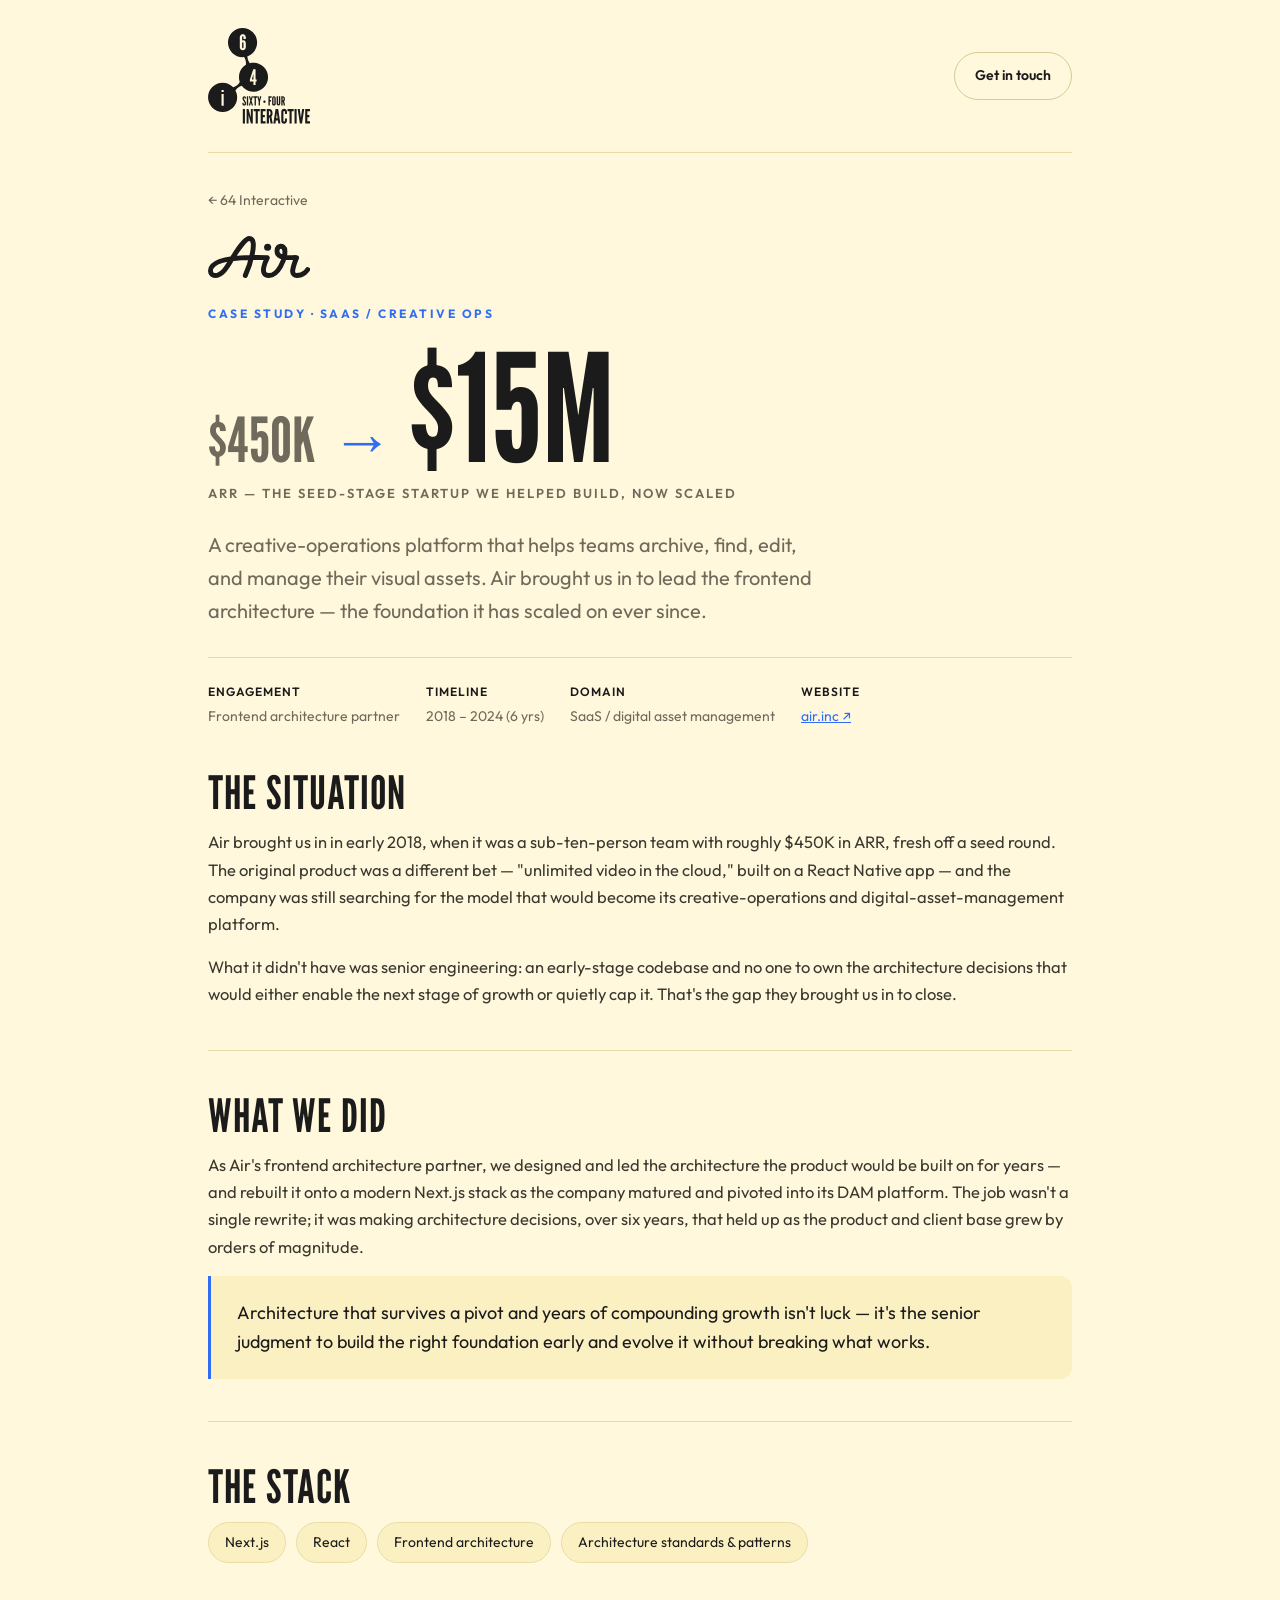
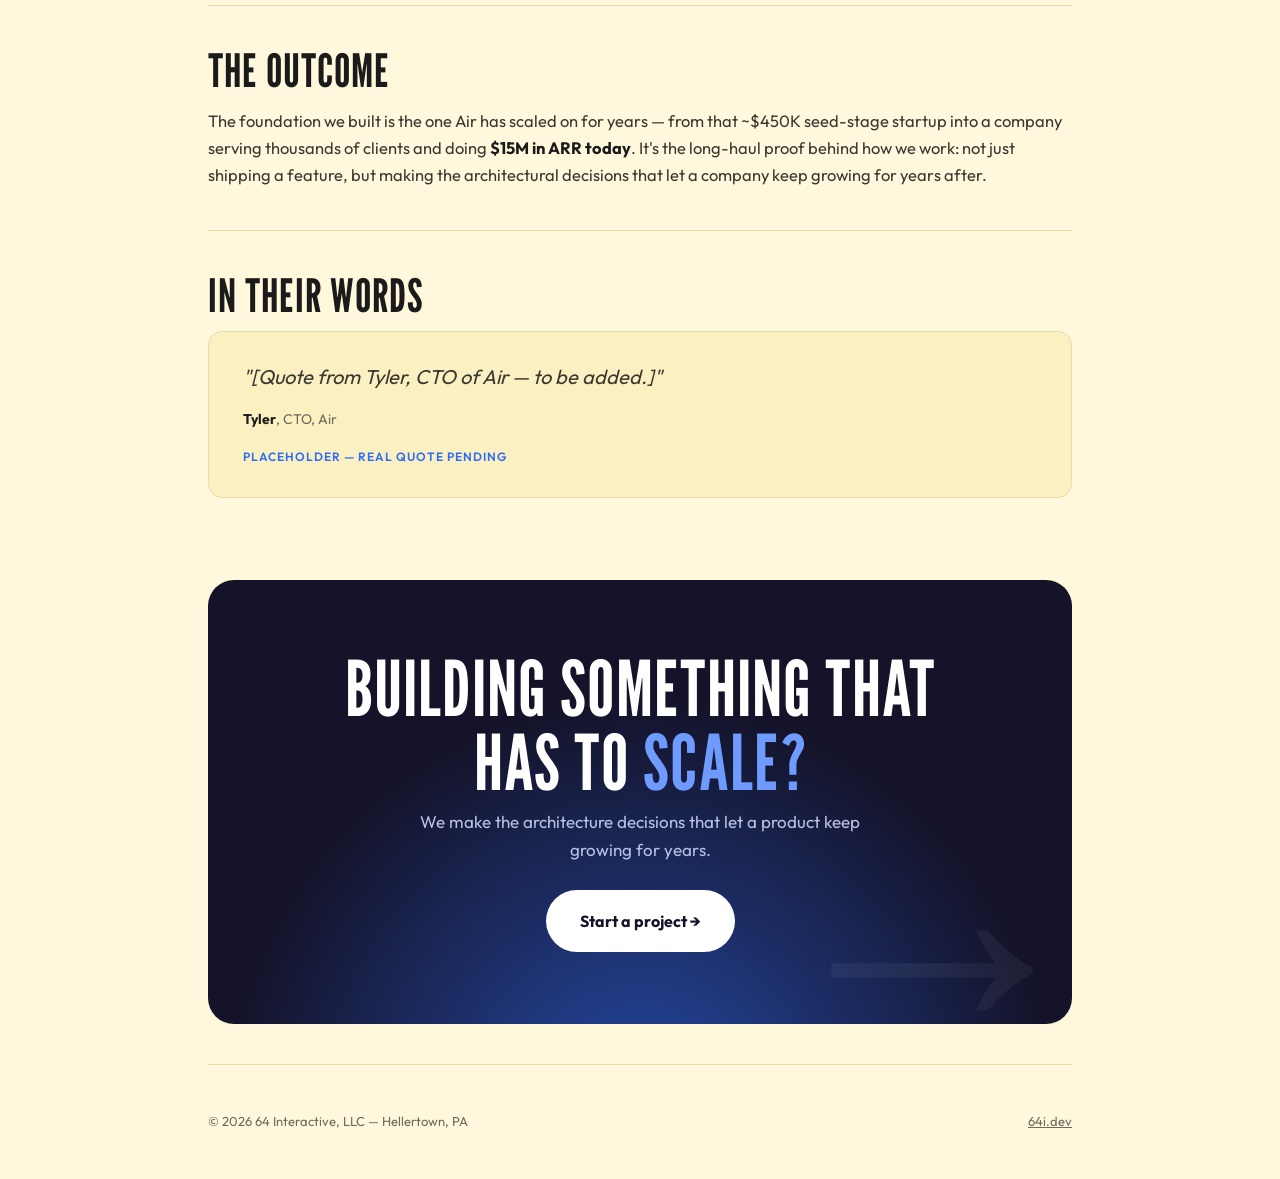
<file: work/air.html>
<!DOCTYPE html>
<html lang="en">
<head>
<meta charset="UTF-8">
<meta name="viewport" content="width=device-width, initial-scale=1.0">
<link rel="icon" href="/favicon.svg" type="image/svg+xml">
<link rel="icon" type="image/png" sizes="32x32" href="/assets/favicon-32.png">
<link rel="apple-touch-icon" href="/assets/favicon-180.png">
<title>Air — Case Study | 64 Interactive</title>
<meta name="description" content="How we led the frontend architecture that took Air from a ~$450K seed-stage startup to $15M ARR — the foundation the company has scaled on for years.">
<link rel="canonical" href="https://64i.dev/work/air.html">
<meta property="og:type" content="article">
<meta property="og:site_name" content="64 Interactive">
<meta property="og:title" content="Air — SaaS Case Study | 64 Interactive">
<meta property="og:description" content="Led the frontend architecture that took Air from a ~$450K seed-stage startup to $15M ARR — the foundation it's scaled on for years.">
<meta property="og:url" content="https://64i.dev/work/air.html">
<meta property="og:image" content="https://64i.dev/assets/og-image.png">
<meta property="og:image:width" content="1200">
<meta property="og:image:height" content="630">
<meta name="twitter:card" content="summary_large_image">
<meta name="twitter:title" content="Air — SaaS Case Study | 64 Interactive">
<meta name="twitter:description" content="$450K → $15M ARR. Frontend architecture that scaled for years.">
<meta name="twitter:image" content="https://64i.dev/assets/og-image.png">
<link rel="preconnect" href="https://fonts.googleapis.com">
<link rel="preconnect" href="https://fonts.gstatic.com" crossorigin>
<link href="https://fonts.googleapis.com/css2?family=League+Gothic&family=Outfit:wght@300;400;500;600;700&display=swap" rel="stylesheet">
<style>
  :root{ --bg:#fff8dc; --panel:#fbf0c2; --line:#e9dca6; --text:#1b1b1b; --muted:#6f6a5b; --accent:#2f6df6; }
  *{box-sizing:border-box;margin:0;padding:0;}
  html{scroll-behavior:smooth; overflow-x:hidden;}
  body{background:var(--bg); color:var(--text); font-family:'Outfit',sans-serif; font-size:17px; line-height:1.65; -webkit-font-smoothing:antialiased; overflow-x:hidden;}
  .wrap{max-width:920px; margin:0 auto; padding:0 28px; position:relative; z-index:1;}
  a{color:inherit;}
  h1,h2,h3{font-family:'League Gothic',sans-serif; font-weight:400; text-transform:uppercase; letter-spacing:1px; line-height:.96;}
  h2{font-size:clamp(30px,4.5vw,46px); margin-bottom:14px;}
  h3{font-size:20px; letter-spacing:.5px; margin-bottom:8px;}
  p{margin-bottom:16px;} p:last-child{margin-bottom:0;}

  header{display:flex; align-items:center; justify-content:space-between; padding:28px 0; border-bottom:1px solid var(--line); margin-bottom:18px;}
  .brand svg{height:96px; width:auto; display:block;}
  .pill{border:1px solid #d9cb93; color:var(--text); padding:11px 20px; border-radius:50px; font-weight:600; font-size:14px; text-decoration:none; transition:.2s;}
  .pill:hover{border-color:var(--accent); color:var(--accent);}

  .backlink{display:inline-block; font-size:14px; color:var(--muted); text-decoration:none; margin:18px 0 24px; transition:.2s;}
  .backlink:hover{color:var(--text);}
  .label{display:flex; align-items:center; gap:9px; font-size:12px; font-weight:700; letter-spacing:2.5px; text-transform:uppercase; color:var(--accent); margin-bottom:22px;}
  .clogo{height:42px; width:auto; display:block; margin-bottom:26px;}

  .arc{display:flex; align-items:baseline; gap:16px; font-family:'League Gothic',sans-serif; line-height:.82; flex-wrap:wrap;}
  .arc .from{font-size:clamp(40px,5vw,62px); color:var(--muted);}
  .arc .ar{font-size:clamp(40px,5vw,62px); color:var(--accent);}
  .arc .to{font-size:clamp(86px,12vw,150px); color:var(--text);}
  .sublabel{font-size:13px; font-weight:600; letter-spacing:2px; text-transform:uppercase; color:var(--muted); margin-top:14px;}
  .one{font-size:20px; color:var(--muted); max-width:620px; margin-top:24px;}

  .meta{display:flex; gap:26px; flex-wrap:wrap; margin-top:30px; padding-top:24px; border-top:1px solid var(--line); font-size:14px; color:var(--muted);}
  .meta b{color:var(--text); font-weight:600; display:block; font-size:12px; text-transform:uppercase; letter-spacing:1px; margin-bottom:3px;}
  .meta a{color:var(--accent);}

  section{padding:42px 0;}
  section p{font-size:16.5px; color:#3a382f;}
  .pull{background:var(--panel); border-left:3px solid var(--accent); border-radius:0 12px 12px 0; padding:22px 26px;}
  .pull p{font-size:18px; color:var(--text); margin:0;}
  .stack{display:flex; flex-wrap:wrap; gap:10px; margin-top:6px;}
  .chip{background:var(--panel); border:1px solid var(--line); border-radius:50px; padding:8px 16px; font-size:14px;}
  hr.div{border:0; border-top:1px solid var(--line); margin:0;}

  blockquote{background:var(--panel); border:1px solid var(--line); border-radius:14px; padding:30px 34px; margin:0;}
  blockquote .q{font-size:20px; line-height:1.5; font-style:italic; color:#3a382f; margin-bottom:16px;}
  blockquote .who{font-size:14px; color:var(--muted); font-style:normal;} blockquote .who b{color:var(--text);}
  .draftnote{font-size:12px; color:var(--accent); font-weight:600; text-transform:uppercase; letter-spacing:1px; margin-top:14px;}

  /* BOLD dark CTA — pops on the light page */
  .cta{position:relative; transform:translateZ(0); margin:40px 0; border-radius:26px; padding:72px 48px; overflow:hidden; text-align:center; background:#14132a;}
  .cta::before{content:""; position:absolute; inset:0; background:radial-gradient(circle at 50% 120%, rgba(47,109,246,.6), transparent 60%); animation:ctaPulse 6s ease-in-out infinite;}
  @keyframes breathe{0%,100%{opacity:.75;}50%{opacity:1;}}
  .cta .mark{position:absolute; right:-30px; bottom:-90px; font-family:'League Gothic',sans-serif; font-size:340px; line-height:1; color:#fff; opacity:.05; pointer-events:none;}
  .cta h2{position:relative; font-size:clamp(40px,6vw,82px); margin-bottom:8px; color:#fff;}
  .cta h2 .g{color:#6f9bff;}
  .cta p{position:relative; color:#b9c2e6; max-width:440px; margin:0 auto 26px;}
  .cta-btn{position:relative; display:inline-flex; align-items:center; gap:10px; background:#fff; color:#14132a; padding:18px 34px; border-radius:50px; font-weight:700; font-size:16px; text-decoration:none; transition:transform .15s, box-shadow .2s, gap .2s;}
  .cta-btn:hover{transform:translateY(-3px); box-shadow:0 18px 50px rgba(47,109,246,.55); gap:16px;}

  footer{padding:46px 0; color:var(--muted); font-size:13px; display:flex; justify-content:space-between; border-top:1px solid var(--line); flex-wrap:wrap; gap:10px;}
  @media(max-width:720px){ .arc .to{font-size:84px;} }
  .modal-overlay{position:fixed; inset:0; background:rgba(10,9,8,.72); -webkit-backdrop-filter:blur(4px); backdrop-filter:blur(4px); display:none; align-items:center; justify-content:center; z-index:2000; padding:20px;}
  .modal-overlay.active{display:flex;}
  .modal-content{background:#1c1b22; border:1px solid #33333e; border-radius:20px; width:100%; max-width:520px; padding:40px; position:relative; box-shadow:0 30px 80px rgba(0,0,0,.5); max-height:92vh; overflow:auto;}
  .modal-close{position:absolute; top:18px; right:18px; background:none; border:0; color:#9a97a3; cursor:pointer; padding:6px; line-height:0;}
  .modal-close:hover{color:#fff;}
  .modal-tag{font-size:12px; font-weight:600; letter-spacing:2px; text-transform:uppercase; color:#5b8bff; margin-bottom:12px;}
  .modal-title{font-family:'League Gothic',sans-serif; text-transform:uppercase; font-size:40px; letter-spacing:1px; color:#fff; line-height:.95; margin-bottom:8px;}
  .modal-subtitle{color:#9a97a3; font-size:15px; margin-bottom:26px;}
  .contact-form label{display:block; font-size:13px; color:#9a97a3; margin-bottom:15px;}
  .contact-form input,.contact-form select,.contact-form textarea{width:100%; margin-top:6px; background:#141319; border:1px solid #33333e; border-radius:10px; padding:12px 14px; color:#f2f2f5; font-family:inherit; font-size:15px;}
  .contact-form input:focus,.contact-form select:focus,.contact-form textarea:focus{outline:none; border-color:#5b8bff;}
  .contact-form textarea{resize:vertical; min-height:92px;}
  .cbtn{width:100%; margin-top:4px; background:#2f6df6; color:#fff; border:0; border-radius:50px; padding:15px; font-weight:700; font-size:15px; cursor:pointer; transition:transform .15s, box-shadow .2s;}
  .cbtn:hover{transform:translateY(-2px); box-shadow:0 12px 30px rgba(47,109,246,.5);}
  .cbtn:disabled{opacity:.6; cursor:default; transform:none; box-shadow:none;}
  .form-result{display:none; text-align:center; padding:22px 0;}
  .form-result svg{width:46px; height:46px; margin-bottom:14px; color:#5b8bff;}
  .form-result .msg{font-family:'League Gothic',sans-serif; text-transform:uppercase; font-size:30px; color:#fff; letter-spacing:1px;}
  .form-result .sub{color:#9a97a3; font-size:15px; margin-top:6px;}
  @media(max-width:640px){ /* CTA mobile fix */ .cta{padding:56px 24px;} .cta .mark{display:none;} .cta::before{background:radial-gradient(circle at 50% 114%, rgba(47,109,246,.34), transparent 52%);} }
  @keyframes ctaPulse{0%,100%{opacity:.72;}50%{opacity:1;}}
</style>
</head>
<body>
<div class="wrap">

  <header>
    <a class="brand" href="../index.html" aria-label="64 Interactive">
      <svg viewBox="0 0 502.5 472.3" xmlns="http://www.w3.org/2000/svg"><path fill="#fff8dc" d="M166.2,286.8c2.1,2.8,4.4,5.6,7.0,8.2c28.0,28.0,73.4,28.0,101.4-0.0 c28.0-28.0,28.0-73.4,0-101.4c-18.6-18.6-45.0-24.8-68.8-18.6c-4.0-5.0-7.2-10.7-9.3-17.2 c-1.7-5.3-2.5-10.7-2.6-16.1c9.7-3.4,18.9-9.0,26.8-16.9c28.0-28.0,28.0-73.4,0.0-101.4 C192.7-4.8,147.3-4.8,119.3,23.1c-28.0,28.0-28.0,73.4,0,101.4c15.9,15.9,37.4,22.7,58.2,20.6 c2.8,4.1,5.1,8.6,6.7,13.6c2.6,8.1,3.2,16.4,2.1,24.4c-4.6,2.8-8.9,6.2-13.0,10.2 c-20.0,20.1-25.7,49.1-17.0,74.3c-3.4,6.5-8.3,12.4-14.4,17.2c-5.5,4.3-11.6,7.3-18.0,9.2 c-0.4-0.4-0.8-0.9-1.3-1.3c-28.0-28.0-73.4-28.0-101.4-0.0c-28.0,28.0-28.0,73.4-0.0,101.4 c28.0,28.0,73.4,28.0,101.4-0.0c22.9-22.9,27.0-57.5,12.4-84.6c3.2-5.0,7.2-9.6,12.2-13.4 C152.9,291.8,159.4,288.6,166.2,286.8"></path><path fill="#1b1b1b" d="M166.2,284.6c2.1,2.8,4.4,5.6,7.0,8.2c28.0,28.0,73.4,28.0,101.4-0.0 c28.0-28.0,28.0-73.4,0-101.4c-18.6-18.6-45.0-24.8-68.8-18.6c-4.0-5.0-7.2-10.7-9.3-17.2 c-1.7-5.3-2.5-10.7-2.6-16.1c9.7-3.4,18.9-9.0,26.8-16.9c28.0-28.0,28.0-73.4,0.0-101.4 C192.7-7.0,147.3-7.0,119.3,21.0c-28.0,28.0-28.0,73.4,0,101.4c15.9,15.9,37.4,22.7,58.2,20.6 c2.8,4.1,5.1,8.6,6.7,13.6c2.6,8.1,3.2,16.4,2.1,24.4c-4.6,2.8-8.9,6.2-13.0,10.2 c-20.0,20.1-25.7,49.1-17.0,74.3c-3.4,6.5-8.3,12.4-14.4,17.2c-5.5,4.3-11.6,7.3-18.0,9.2 c-0.4-0.4-0.8-0.9-1.3-1.3c-28.0-28.0-73.4-28.0-101.4-0.0c-28.0,28.0-28.0,73.4-0.0,101.4 c28.0,28.0,73.4,28.0,101.4-0.0c22.9-22.9,27.0-57.5,12.4-84.6c3.2-5.0,7.2-9.6,12.2-13.4 C152.9,289.6,159.4,286.5,166.2,284.6"></path><path fill="#fff8dc" d="M223.6,263.6h-17.5v-10.0l16.6-50.5h11.3v50.5h5.2v10.0h-5.2v16.8h-10.4 V263.6z M215.7,253.6h7.9v-24.2v-2.3h-0.6l-0.6,2.3L215.7,253.6z"></path><path fill="#fff8dc" d="M186.1,92.8c0,3.6-0.9,16.7-14.8,16.7s-14.8-13.0-14.8-16.7V48.7 c0-5.4,0.6-18.3,14.8-18.3s14.8,12.8,14.8,18.3v4.8h-11.3c0-10.4-0.2-13.2-3.4-13.2 c-2.8,0-3.4,2.5-3.4,8.4v13.7c1.8-1.1,3.6-1.8,5.6-1.8c11.6,0,12.6,12.0,12.6,16.3V92.8z M171.3,99.6c2.4,0,3.4-2.5,3.4-3.4V73c0-0.9-1.0-3.4-3.4-3.4c-2.4,0-3.3,2.1-3.4,3.1v23.4 C167.8,97.1,168.7,99.6,171.3,99.6z"></path><path fill="#fff8dc" d="M66.6,304.5H77.2v10.6H66.6V304.5z M66.6,382.0v-57.6H77.2v57.6H66.6z"></path><path fill="#1b1b1b" d="M178.2,335.4c8.0-0.1,9.3,6.9,9.3,12.0l-6.5,0.6c0-3.0-0.4-6.5-2.6-6.5 c-1.7,0.0-2.2,1.9-2.2,4.5c0,3.0,2.6,6.5,5.2,10.3c3.0,4.6,6.2,9.1,6.2,14.0 c0,6.0-1.9,11.4-9.2,11.4c-8.5,0-9.7-6.4-9.7-13.2l6.5-0.6c0,3.7,0.3,7.7,3.1,7.7 c1.9,0,2.7-2.1,2.7-5.0c0-3.0-2.8-6.6-5.3-10.5c-3.1-4.6-6.1-9.2-6.1-14.1 C169.5,341.1,171.9,335.5,178.2,335.4z"></path><path fill="#1b1b1b" d="M191.1,335.9h6.6v45.4h-6.6V335.9z"></path><path fill="#1b1b1b" d="M207.3,381.4h-6.5l7.3-23.8l-7.2-21.5h6.5l3.6,11.5l0.1,0.5h0.2l0.1-0.5 l3.6-11.5h6.5l-7.2,21.5l7.3,23.8h-6.5l-3.8-13.5l-0.1-0.5h-0.2l-0.1,0.5L207.3,381.4z"></path><path fill="#1b1b1b" d="M222.7,342.8v-6.8h19.3v6.8h-6.3v38.6h-6.6v-38.6H222.7z"></path><path fill="#1b1b1b" d="M252.4,350.5l0.1,0.4h0.1l0.1-0.4l3.3-14.5h6.5l-6.8,26.1v19.3h-6.6 v-19.3l-6.8-26.1h6.5L252.4,350.5z"></path><path fill="#1b1b1b" d="M313.2,342.8h-9.2v11.9h6.1v6.8h-6.1v19.7h-6.6v-45.4c0,0,0.6,0,15.8,0V342.8z"></path><path fill="#1b1b1b" d="M324.4,381.9c-8.9,0-8.9-9.8-8.9-9.8v-26.7c0,0-0.0-9.8,8.9-9.8 s8.9,9.8,8.9,9.8v26.7C333.3,372.0,333.4,381.9,324.4,381.9z M324.4,341.9 c-2.3,0-2.2,3.3-2.2,3.3v26.7c0,0-0.1,3.3,2.2,3.3s2.2-3.3,2.2-3.3v-26.7 C326.6,345.3,326.8,341.9,324.4,341.9z"></path><path fill="#1b1b1b" d="M355.6,335.9v36.1c0,0,0.0,9.8-8.9,9.8s-8.9-9.8-8.9-9.8v-36.1h6.6v36.1 c0,0-0.1,3.3,2.2,3.3s2.2-3.3,2.2-3.3v-36.1H355.6z"></path><path fill="#1b1b1b" d="M372.4,381.4l-3.4-19.1H367.2v19.1h-6.6v-45.4h6.6c7.9,0,11.3,4.5,11.3,13.1 c0,4.5-1.1,8.5-3.7,10.3l4.2,22.0H372.4z M367.2,342.5v13.4c1.8,0,4.9-0.2,4.9-6.7 S369.0,342.5,367.2,342.5z"></path><path fill="#1b1b1b" d="M277.8,357.3c3.1,0,5.6,2.5,5.6,5.6c0,3.2-2.5,5.7-5.6,5.7 c-3.2,0-5.7-2.5-5.7-5.7C272.1,359.8,274.6,357.3,277.8,357.3z"></path><path fill="#1b1b1b" d="M171.3,398.3h10.5v71.8h-10.5V398.3z"></path><path fill="#1b1b1b" d="M200.9,432.7l-0.8-3.3h-0.5v3.3v37.4h-9.6v-71.8h9.3l10.2,37.4l0.8,3.3h0.5 v-3.3v-37.4h9.6v71.8h-9.3L200.9,432.7z"></path><path fill="#1b1b1b" d="M224.6,409.1v-10.8h30.4v10.8h-9.9v60.9h-10.5v-60.9H224.6z"></path><path fill="#1b1b1b" d="M259.2,398.3h24.1v10.8h-13.5v18.8h9.7v11.5h-9.7V459.3h13.5v10.8h-24.1V398.3z"></path><path fill="#1b1b1b" d="M308.1,470.1l-5.4-30.2h-2.8v30.2H289.2v-71.8h10.5 c12.5,0,17.9,7.2,17.9,20.7c0,7.1-1.8,13.5-5.8,16.3l6.7,34.7H308.1z M299.8,408.7v21.3 c2.9,0,7.8-0.3,7.8-10.6C307.6,409.1,302.7,408.7,299.8,408.7z"></path><path fill="#1b1b1b" d="M321.6,470.1l10.8-71.8h12.9l10.8,71.8h-10.2l-1.9-14.6h-10.1l-1.9,14.6H321.6z M339.4,421.6l-0.2-1.8h-0.5l-0.2,1.8l-3.0,22.6h7.2L339.4,421.6z"></path><path fill="#1b1b1b" d="M388.5,445.5v9.8c0,0,0.0,15.5-14.0,15.5c-14.1,0-14.0-15.5-14.0-15.5v-42.3 c0,0-0.0-15.5,14.0-15.5c14.1,0,14.0,15.5,14.0,15.5v9.8h-9.8v-9.8c0,0,0.3-5.2-4.0-5.2 c-3.7,0-3.7,5.2-3.7,5.2v42.3c0,0,0,5.2,3.7,5.2c4.3,0,4.0-5.2,4.0-5.2v-9.8H388.5z"></path><path fill="#1b1b1b" d="M391.1,409.1v-10.8h30.4v10.8h-9.9v60.9h-10.5v-60.9H391.1z"></path><path fill="#1b1b1b" d="M425.7,398.3h10.5v71.8h-10.5V398.3z"></path><path fill="#1b1b1b" d="M463.3,398.3h10.2l-10.9,71.8h-10.5l-10.9-71.8H451.4l5.2,39.4l0.3,3.0h0.5 l0.3-3.0L463.3,398.3z"></path><path fill="#1b1b1b" d="M478.3,398.3h24.1v10.8h-13.5v18.8h9.7v11.5h-9.7V459.3h13.5v10.8h-24.1V398.3z"></path></svg>
    </a>
    <a class="pill" href="javascript:void(0)" onclick="openContactModal()">Get in touch</a>
  </header>

  <a class="backlink" href="../index.html">&larr; 64 Interactive</a>

  <svg class="clogo" viewBox="0 0 1391.33 572.14" aria-label="Air"><path stroke="#1b1b1b" fill="none" stroke-width="67" stroke-linecap="round" d="M1357.83,457.51s-49.35,81.13-149.45,81.13c-26.54,0-55.27-22.45-55.27-56.42,0-57.09,51.05-179.74,54.59-186.9.1-.19-.02-.42-.24-.45-58.86-7.71-267.52,31.33-267.52-90.35,0-47.15,29.21-65.66,51.56-65.66,13.97,0,56.57,7.19,56.57,68.18,0,119.14-90.03,331.61-217.73,331.61-149.67,0-30.26-226.79-22.15-242.82.21-.42-.08-.92-.55-.93-10.86-.41-108.58-3.89-231.16-1.78-228.36,3.92-543,33.47-543,183.09,0,44.69,35.21,62.45,58.8,62.45,100.58,0,167.49-112.93,237.36-231.89,77.76-132.39,183.97-273.25,234-273.25,123.64,0,5.31,371.93-55.07,503.14"/><circle cx="812.36" cy="154.14" r="48.28" fill="#1b1b1b"/></svg>
  <div class="label">Case Study · SaaS / Creative Ops</div>

  <div class="arc">
    <span class="from">$450K</span><span class="ar">&rarr;</span><span class="to">$15M</span>
  </div>
  <div class="sublabel">ARR — the seed-stage startup we helped build, now scaled</div>

  <p class="one">A creative-operations platform that helps teams archive, find, edit, and manage their visual assets. Air brought us in to lead the frontend architecture — the foundation it has scaled on ever since.</p>

  <div class="meta">
    <div><b>Engagement</b>Frontend architecture partner</div>
    <div><b>Timeline</b>2018 – 2024 (6 yrs)</div>
    <div><b>Domain</b>SaaS / digital asset management</div>
    <div><b>Website</b><a href="https://air.inc" target="_blank" rel="noopener">air.inc &#8599;</a></div>
  </div>

  <section>
    <h2>The situation</h2>
    <p>Air brought us in in early 2018, when it was a sub-ten-person team with roughly $450K in ARR, fresh off a seed round. The original product was a different bet — "unlimited video in the cloud," built on a React Native app — and the company was still searching for the model that would become its creative-operations and digital-asset-management platform.</p>
    <p>What it didn't have was senior engineering: an early-stage codebase and no one to own the architecture decisions that would either enable the next stage of growth or quietly cap it. That's the gap they brought us in to close.</p>
  </section>

  <hr class="div">

  <section>
    <h2>What we did</h2>
    <p>As Air's frontend architecture partner, we designed and led the architecture the product would be built on for years — and rebuilt it onto a modern Next.js stack as the company matured and pivoted into its DAM platform. The job wasn't a single rewrite; it was making architecture decisions, over six years, that held up as the product and client base grew by orders of magnitude.</p>
    <div class="pull"><p>Architecture that survives a pivot and years of compounding growth isn't luck — it's the senior judgment to build the right foundation early and evolve it without breaking what works.</p></div>
  </section>

  <hr class="div">

  <section>
    <h2>The stack</h2>
    <div class="stack">
      <span class="chip">Next.js</span><span class="chip">React</span><span class="chip">Frontend architecture</span><span class="chip">Architecture standards &amp; patterns</span>
    </div>
  </section>

  <hr class="div">

  <section>
    <h2>The outcome</h2>
    <p>The foundation we built is the one Air has scaled on for years — from that ~$450K seed-stage startup into a company serving thousands of clients and doing <b style="color:var(--text);">$15M in ARR today</b>. It's the long-haul proof behind how we work: not just shipping a feature, but making the architectural decisions that let a company keep growing for years after.</p>
  </section>

  <hr class="div">

  <section>
    <h2>In their words</h2>
    <blockquote>
      <!-- PLACEHOLDER — Dan to add Tyler (CTO of Air)'s real quote before publishing. Do not invent. -->
      <p class="q">"[Quote from Tyler, CTO of Air — to be added.]"</p>
      <p class="who"><b>Tyler</b>, CTO, Air</p>
      <p class="draftnote">Placeholder — real quote pending</p>
    </blockquote>
  </section>

  <div class="cta">
    <span class="mark" aria-hidden="true">&rarr;</span>
    <h2>Building something that<br>has to <span class="g">scale?</span></h2>
    <p>We make the architecture decisions that let a product keep growing for years.</p>
    <a class="cta-btn" href="javascript:void(0)" onclick="openContactModal()">Start a project &rarr;</a>
  </div>

  <footer>
    <span>© 2026 64 Interactive, LLC — Hellertown, PA</span>
    <a href="../index.html">64i.dev</a>
  </footer>

</div>

<div class="modal-overlay" id="contact-modal" onclick="if(event.target===this)closeContactModal()">
  <div class="modal-content">
    <button class="modal-close" onclick="closeContactModal()" aria-label="Close"><svg xmlns="http://www.w3.org/2000/svg" viewBox="0 0 14 14" width="15" height="15"><path d="M2 2L12 12M12 2L2 12" stroke="currentColor" stroke-width="2" stroke-linecap="round"/></svg></button>
    <div class="modal-tag">Start a project</div>
    <div class="modal-title">Let's make it real</div>
    <div class="modal-subtitle">Tell us about your product — we'll get back to you within a day.</div>
    <form class="contact-form" id="contact-form" onsubmit="return handleContactSubmit(event)">
      <input type="text" name="_gotcha" style="display:none" tabindex="-1" autocomplete="off">
      <input type="hidden" name="_subject" value="New inquiry from 64i.dev (Air case study)">
      <label>Name<input type="text" name="name" placeholder="Your name" required></label>
      <label>Email<input type="email" name="_replyto" placeholder="you@company.com" required></label>
      <label>Company<input type="text" name="company" placeholder="Company (optional)"></label>
      <label>What do you need?
        <select name="need" required>
          <option value="" disabled selected>Select one</option>
          <option>Take an AI-built product to production</option>
          <option>Build something new</option>
          <option>Rescue or stabilize a project</option>
          <option>Not sure yet — let's talk</option>
        </select>
      </label>
      <label>Tell us about it<textarea name="message" placeholder="What are you building, and what needs to happen?"></textarea></label>
      <button type="submit" class="cbtn" id="contact-submit-btn">Send message</button>
    </form>
    <div class="form-result" id="form-success">
      <svg viewBox="0 0 24 24" fill="none" stroke="currentColor" stroke-width="2.4" stroke-linecap="round" stroke-linejoin="round"><path d="M12 22s8-4 8-10V5l-8-3-8 3v7c0 6 8 10 8 10z"/><path d="m9 12 2 2 4-4"/></svg>
      <div class="msg">Message sent</div>
      <div class="sub">We'll be in touch soon.</div>
    </div>
    <div class="form-result" id="form-error">
      <svg viewBox="0 0 24 24" fill="none" stroke="currentColor" stroke-width="2.4" stroke-linecap="round" stroke-linejoin="round"><circle cx="12" cy="12" r="10"/><path d="M12 8v4M12 16h.01"/></svg>
      <div class="msg">Something went wrong</div>
      <div class="sub">Email <a href="mailto:info@64i.dev" style="color:#5b8bff;">info@64i.dev</a> directly.</div>
    </div>
  </div>
</div>
<script>
var FORMSPREE_ID='mdarwnka'; /* 64i.dev contact form */
function openContactModal(){var m=document.getElementById('contact-modal');m.classList.add('active');var f=document.getElementById('contact-form');f.reset();f.style.display='';document.getElementById('form-success').style.display='none';document.getElementById('form-error').style.display='none';var b=document.getElementById('contact-submit-btn');b.disabled=false;b.textContent='Send message';}
function closeContactModal(){document.getElementById('contact-modal').classList.remove('active');}
function handleContactSubmit(e){e.preventDefault();var form=e.target,b=document.getElementById('contact-submit-btn');b.disabled=true;b.textContent='Sending…';fetch('https://formspree.io/f/'+FORMSPREE_ID,{method:'POST',body:new FormData(form),headers:{'Accept':'application/json'}}).then(function(r){form.style.display='none';document.getElementById(r.ok?'form-success':'form-error').style.display='block';}).catch(function(){form.style.display='none';document.getElementById('form-error').style.display='block';});return false;}
document.addEventListener('keydown',function(e){if(e.key==='Escape')closeContactModal();});
</script>
</body>
</html>
</file>
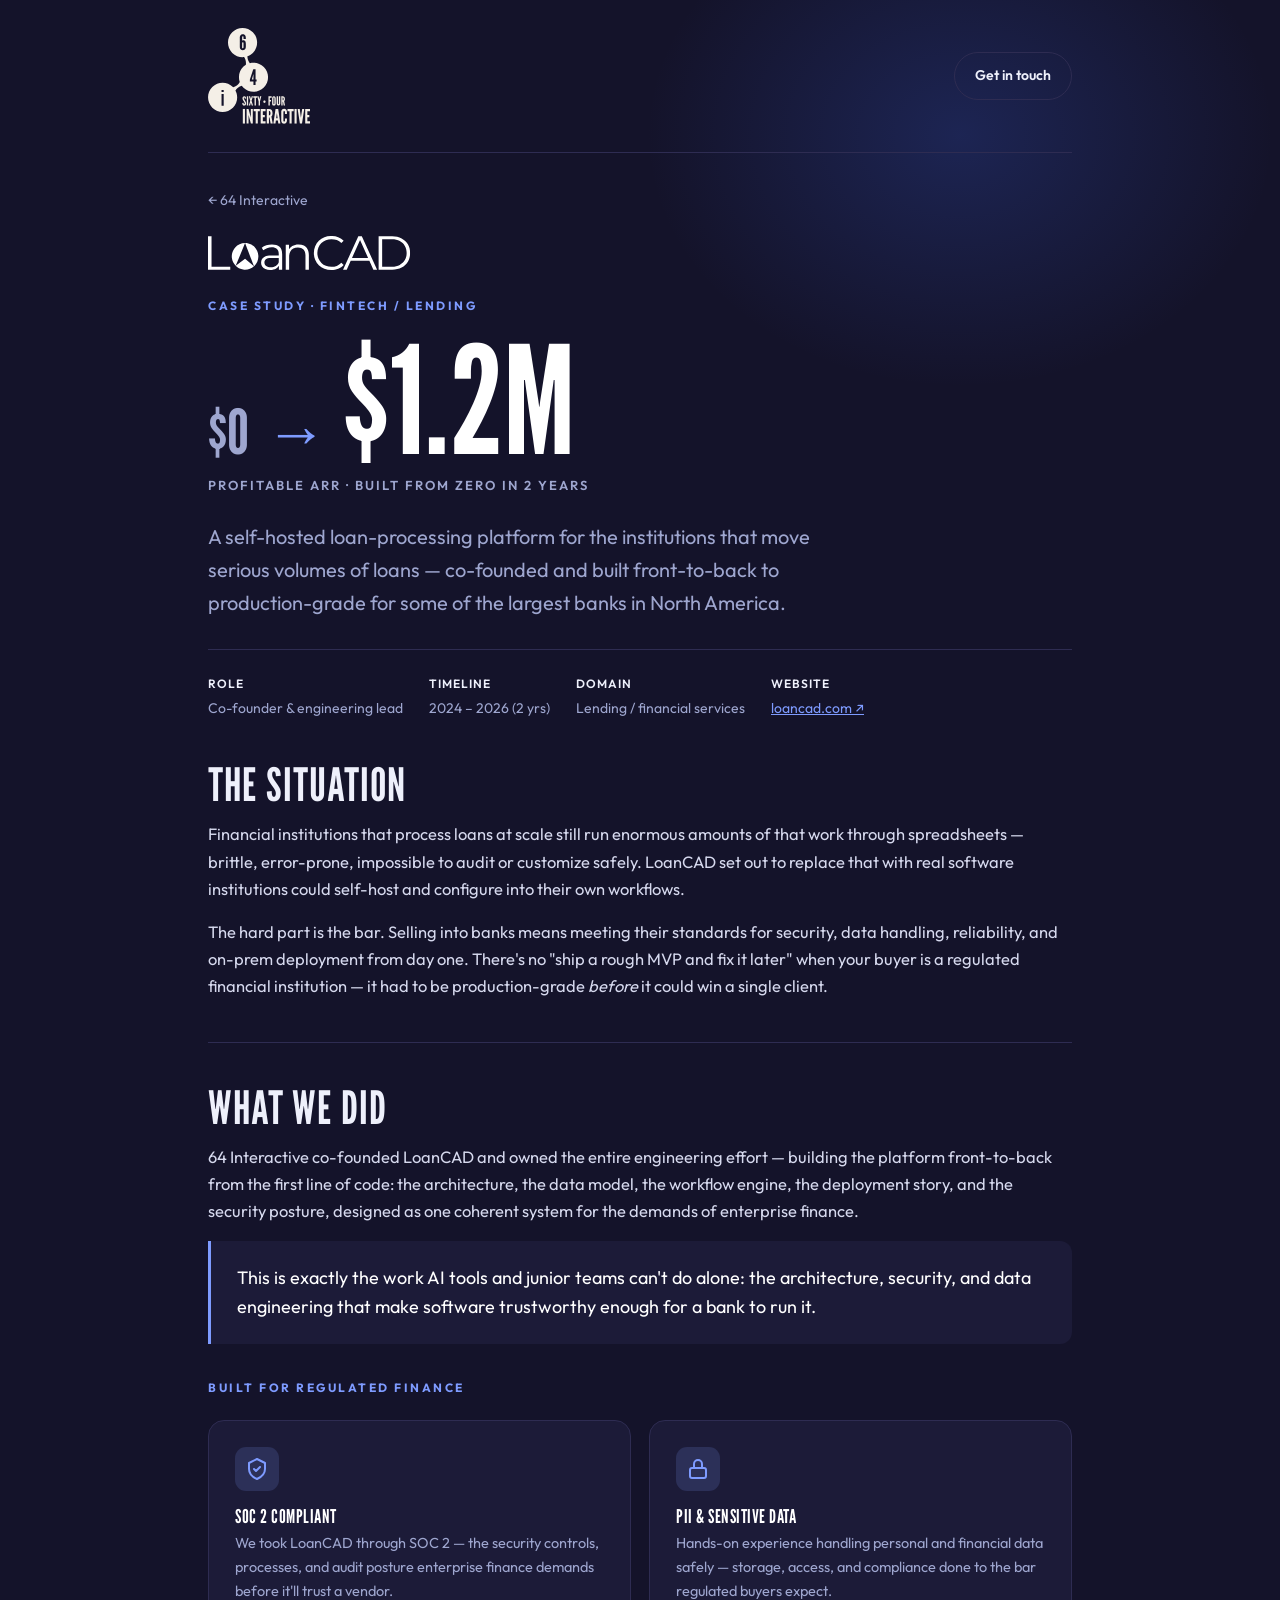
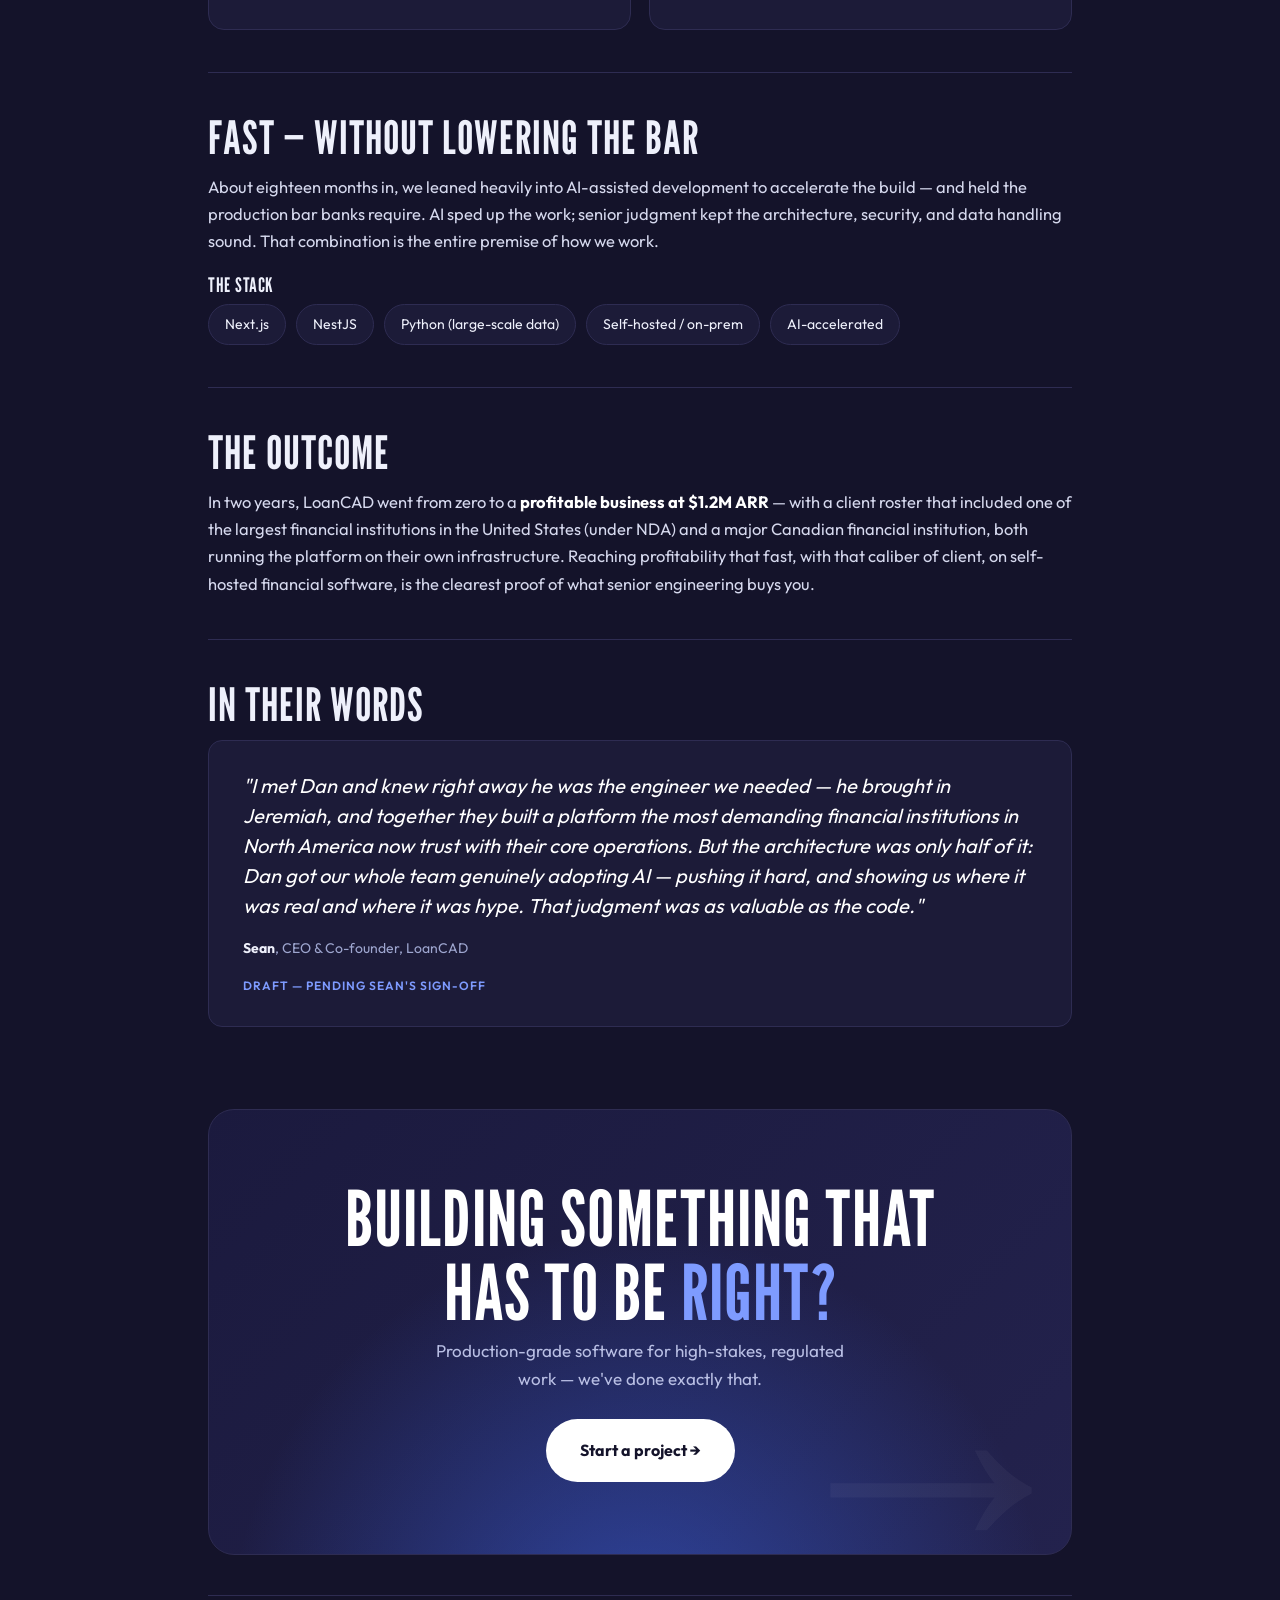
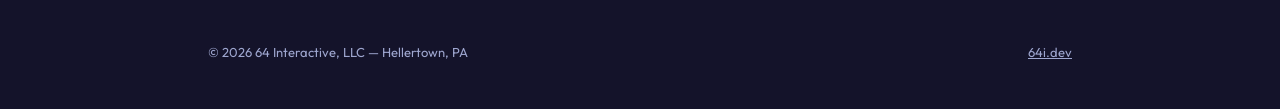
<file: work/loancad.html>
<!DOCTYPE html>
<html lang="en">
<head>
<meta charset="UTF-8">
<meta name="viewport" content="width=device-width, initial-scale=1.0">
<link rel="icon" href="/favicon.svg" type="image/svg+xml">
<link rel="icon" type="image/png" sizes="32x32" href="/assets/favicon-32.png">
<link rel="apple-touch-icon" href="/assets/favicon-180.png">
<title>LoanCAD — Case Study | 64 Interactive</title>
<meta name="description" content="How we co-founded and built LoanCAD — a self-hosted, SOC 2-compliant loan-processing platform — from zero to $1.2M profitable ARR, in production at tier-1 U.S. and Canadian banks.">
<link rel="canonical" href="https://64i.dev/work/loancad.html">
<meta property="og:type" content="article">
<meta property="og:site_name" content="64 Interactive">
<meta property="og:title" content="LoanCAD — Fintech Case Study | 64 Interactive">
<meta property="og:description" content="Co-founded and built a SOC 2-compliant loan-processing platform from zero to $1.2M profitable ARR, in production at tier-1 U.S. and Canadian banks.">
<meta property="og:url" content="https://64i.dev/work/loancad.html">
<meta property="og:image" content="https://64i.dev/assets/og-image.png">
<meta property="og:image:width" content="1200">
<meta property="og:image:height" content="630">
<meta name="twitter:card" content="summary_large_image">
<meta name="twitter:title" content="LoanCAD — Fintech Case Study | 64 Interactive">
<meta name="twitter:description" content="$0 → $1.2M profitable ARR. SOC 2-compliant fintech software, built for banks.">
<meta name="twitter:image" content="https://64i.dev/assets/og-image.png">
<link rel="preconnect" href="https://fonts.googleapis.com">
<link rel="preconnect" href="https://fonts.gstatic.com" crossorigin>
<link href="https://fonts.googleapis.com/css2?family=League+Gothic&family=Outfit:wght@300;400;500;600;700&display=swap" rel="stylesheet">
<style>
  :root{ --bg:#14132a; --panel:#1c1b38; --line:#2e2c52; --text:#eef0fb; --muted:#9ea6cf; --accent:#7e9bff; --electric:#3b63e6; }
  *{box-sizing:border-box;margin:0;padding:0;}
  html{scroll-behavior:smooth; overflow-x:hidden;}
  body{background:var(--bg); color:var(--text); font-family:'Outfit',sans-serif; font-size:17px; line-height:1.65; -webkit-font-smoothing:antialiased; overflow-x:hidden; position:relative;}
  body::before{content:""; position:absolute; top:-25vh; right:-10vw; width:70vw; height:80vh; pointer-events:none; z-index:0;
    background:radial-gradient(closest-side, rgba(59,99,230,.22), transparent 70%); animation:breathe 8s ease-in-out infinite;}
  @keyframes breathe{0%,100%{opacity:.7;}50%{opacity:1;}}
  .wrap{max-width:920px; margin:0 auto; padding:0 28px; position:relative; z-index:1;}
  a{color:inherit;}
  h1,h2,h3{font-family:'League Gothic',sans-serif; font-weight:400; text-transform:uppercase; letter-spacing:1px; line-height:.96;}
  h2{font-size:clamp(30px,4.5vw,46px); margin-bottom:14px;}
  h3{font-size:20px; letter-spacing:.5px; margin-bottom:8px;}
  p{margin-bottom:16px;} p:last-child{margin-bottom:0;}

  header{display:flex; align-items:center; justify-content:space-between; padding:28px 0; border-bottom:1px solid var(--line); margin-bottom:18px;}
  .brand svg{height:96px; width:auto; display:block;}
  .pill{border:1px solid var(--line); color:var(--text); padding:11px 20px; border-radius:50px; font-weight:600; font-size:14px; text-decoration:none; transition:.2s;}
  .pill:hover{border-color:var(--accent); color:var(--accent);}

  .backlink{display:inline-block; font-size:14px; color:var(--muted); text-decoration:none; margin:18px 0 24px; transition:.2s;}
  .backlink:hover{color:var(--text);}
  .label{display:flex; align-items:center; gap:9px; font-size:12px; font-weight:700; letter-spacing:2.5px; text-transform:uppercase; color:var(--accent); margin-bottom:22px;}
  .clogo{height:34px; width:auto; display:block; margin-bottom:26px;}

  /* transformation metric */
  .arc{display:flex; align-items:baseline; gap:16px; font-family:'League Gothic',sans-serif; line-height:.82; flex-wrap:wrap;}
  .arc .from{font-size:clamp(40px,5vw,62px); color:var(--muted);}
  .arc .ar{font-size:clamp(40px,5vw,62px); color:var(--accent);}
  .arc .to{font-size:clamp(86px,12vw,150px); color:#fff;}
  .sublabel{font-size:13px; font-weight:600; letter-spacing:2px; text-transform:uppercase; color:var(--muted); margin-top:14px;}
  .one{font-size:20px; color:var(--muted); max-width:620px; margin-top:24px;}

  .meta{display:flex; gap:26px; flex-wrap:wrap; margin-top:30px; padding-top:24px; border-top:1px solid var(--line); font-size:14px; color:var(--muted);}
  .meta b{color:var(--text); font-weight:600; display:block; font-size:12px; text-transform:uppercase; letter-spacing:1px; margin-bottom:3px;}
  .meta a{color:var(--accent);}

  section{padding:42px 0;}
  section p{font-size:16.5px; color:#d6d9ee;}
  .pull{background:var(--panel); border-left:3px solid var(--accent); border-radius:0 12px 12px 0; padding:22px 26px;}
  .pull p{font-size:18px; color:#fff; margin:0;}
  .stack{display:flex; flex-wrap:wrap; gap:10px; margin-top:6px;}
  .chip{background:var(--panel); border:1px solid var(--line); border-radius:50px; padding:8px 16px; font-size:14px;}
  .badges{display:grid; grid-template-columns:1fr 1fr; gap:18px; margin-top:10px;}
  .badge{background:var(--panel); border:1px solid var(--line); border-radius:16px; padding:26px;}
  .badge .ic{width:44px; height:44px; display:flex; align-items:center; justify-content:center; border-radius:11px; background:rgba(126,155,255,.16); margin-bottom:16px;}
  .badge .ic svg{width:24px; height:24px; stroke:var(--accent); fill:none;}
  .badge h3{font-size:19px; margin-bottom:6px; color:#fff;}
  .badge p{font-size:14.5px; color:var(--muted); margin:0;}
  @media(max-width:720px){ .badges{grid-template-columns:1fr;} }
  hr.div{border:0; border-top:1px solid var(--line); margin:0;}

  blockquote{background:var(--panel); border:1px solid var(--line); border-radius:14px; padding:30px 34px; margin:0;}
  blockquote .q{font-size:20px; line-height:1.5; font-style:italic; color:#fff; margin-bottom:16px;}
  blockquote .who{font-size:14px; color:var(--muted); font-style:normal;} blockquote .who b{color:var(--text);}
  .draftnote{font-size:12px; color:var(--accent); font-weight:600; text-transform:uppercase; letter-spacing:1px; margin-top:14px;}

  /* BOLD CTA */
  .cta{position:relative; transform:translateZ(0); margin:40px 0; border-radius:26px; padding:72px 48px; overflow:hidden; text-align:center;
    background:linear-gradient(135deg,#1b1a3e 0%,#23224d 100%); border:1px solid var(--line);}
  .cta::before{content:""; position:absolute; inset:0; background:radial-gradient(circle at 50% 120%, rgba(59,99,230,.55), transparent 60%); animation:ctaPulse 6s ease-in-out infinite;}
  .cta .mark{position:absolute; right:-30px; bottom:-80px; font-family:'League Gothic',sans-serif; font-size:340px; line-height:1; color:#fff; opacity:.04; pointer-events:none;}
  .cta h2{position:relative; font-size:clamp(40px,6vw,82px); margin-bottom:8px; color:#fff;}
  .cta h2 .g{color:var(--accent);}
  .cta p{position:relative; color:#b9bfe4; max-width:440px; margin:0 auto 26px;}
  .cta-btn{position:relative; display:inline-flex; align-items:center; gap:10px; background:#fff; color:#14132a; padding:18px 34px; border-radius:50px; font-weight:700; font-size:16px; text-decoration:none; transition:transform .15s, box-shadow .2s, gap .2s;}
  .cta-btn:hover{transform:translateY(-3px); box-shadow:0 18px 50px rgba(126,155,255,.5); gap:16px;}

  footer{padding:46px 0; color:var(--muted); font-size:13px; display:flex; justify-content:space-between; border-top:1px solid var(--line); flex-wrap:wrap; gap:10px;}
  @media(max-width:720px){ .arc .to{font-size:84px;} }
  .modal-overlay{position:fixed; inset:0; background:rgba(6,6,16,.78); -webkit-backdrop-filter:blur(4px); backdrop-filter:blur(4px); display:none; align-items:center; justify-content:center; z-index:2000; padding:20px;}
  .modal-overlay.active{display:flex;}
  .modal-content{background:#1b1a33; border:1px solid #2e2c52; border-radius:20px; width:100%; max-width:520px; padding:40px; position:relative; box-shadow:0 30px 80px rgba(0,0,0,.6); max-height:92vh; overflow:auto;}
  .modal-close{position:absolute; top:18px; right:18px; background:none; border:0; color:#9ea6cf; cursor:pointer; padding:6px; line-height:0;}
  .modal-close:hover{color:#fff;}
  .modal-tag{font-size:12px; font-weight:600; letter-spacing:2px; text-transform:uppercase; color:#7e9bff; margin-bottom:12px;}
  .modal-title{font-family:'League Gothic',sans-serif; text-transform:uppercase; font-size:40px; letter-spacing:1px; color:#fff; line-height:.95; margin-bottom:8px;}
  .modal-subtitle{color:#9ea6cf; font-size:15px; margin-bottom:26px;}
  .contact-form label{display:block; font-size:13px; color:#9ea6cf; margin-bottom:15px;}
  .contact-form input,.contact-form select,.contact-form textarea{width:100%; margin-top:6px; background:#14132a; border:1px solid #2e2c52; border-radius:10px; padding:12px 14px; color:#eef0fb; font-family:inherit; font-size:15px;}
  .contact-form input:focus,.contact-form select:focus,.contact-form textarea:focus{outline:none; border-color:#7e9bff;}
  .contact-form textarea{resize:vertical; min-height:92px;}
  .cbtn{width:100%; margin-top:4px; background:#fff; color:#14132a; border:0; border-radius:50px; padding:15px; font-weight:700; font-size:15px; cursor:pointer; transition:transform .15s, box-shadow .2s;}
  .cbtn:hover{transform:translateY(-2px); box-shadow:0 12px 30px rgba(126,155,255,.5);}
  .cbtn:disabled{opacity:.6; cursor:default; transform:none; box-shadow:none;}
  .form-result{display:none; text-align:center; padding:22px 0;}
  .form-result svg{width:46px; height:46px; margin-bottom:14px; color:#7e9bff;}
  .form-result .msg{font-family:'League Gothic',sans-serif; text-transform:uppercase; font-size:30px; color:#fff; letter-spacing:1px;}
  .form-result .sub{color:#9ea6cf; font-size:15px; margin-top:6px;}
  @media(max-width:640px){ /* CTA mobile fix */ .cta{padding:56px 24px;} .cta .mark{display:none;} .cta::before{background:radial-gradient(circle at 50% 114%, rgba(59,99,230,.32), transparent 52%);} }
  @keyframes ctaPulse{0%,100%{opacity:.72;}50%{opacity:1;}}
</style>
</head>
<body>
<div class="wrap">

  <header>
    <a class="brand" href="../index.html" aria-label="64 Interactive">
      <svg viewBox="0 0 502.5 472.3" xmlns="http://www.w3.org/2000/svg"><path fill="#14132a" d="M166.2,286.8c2.1,2.8,4.4,5.6,7.0,8.2c28.0,28.0,73.4,28.0,101.4-0.0 c28.0-28.0,28.0-73.4,0-101.4c-18.6-18.6-45.0-24.8-68.8-18.6c-4.0-5.0-7.2-10.7-9.3-17.2 c-1.7-5.3-2.5-10.7-2.6-16.1c9.7-3.4,18.9-9.0,26.8-16.9c28.0-28.0,28.0-73.4,0.0-101.4 C192.7-4.8,147.3-4.8,119.3,23.1c-28.0,28.0-28.0,73.4,0,101.4c15.9,15.9,37.4,22.7,58.2,20.6 c2.8,4.1,5.1,8.6,6.7,13.6c2.6,8.1,3.2,16.4,2.1,24.4c-4.6,2.8-8.9,6.2-13.0,10.2 c-20.0,20.1-25.7,49.1-17.0,74.3c-3.4,6.5-8.3,12.4-14.4,17.2c-5.5,4.3-11.6,7.3-18.0,9.2 c-0.4-0.4-0.8-0.9-1.3-1.3c-28.0-28.0-73.4-28.0-101.4-0.0c-28.0,28.0-28.0,73.4-0.0,101.4 c28.0,28.0,73.4,28.0,101.4-0.0c22.9-22.9,27.0-57.5,12.4-84.6c3.2-5.0,7.2-9.6,12.2-13.4 C152.9,291.8,159.4,288.6,166.2,286.8"></path><path fill="#f4efe7" d="M166.2,284.6c2.1,2.8,4.4,5.6,7.0,8.2c28.0,28.0,73.4,28.0,101.4-0.0 c28.0-28.0,28.0-73.4,0-101.4c-18.6-18.6-45.0-24.8-68.8-18.6c-4.0-5.0-7.2-10.7-9.3-17.2 c-1.7-5.3-2.5-10.7-2.6-16.1c9.7-3.4,18.9-9.0,26.8-16.9c28.0-28.0,28.0-73.4,0.0-101.4 C192.7-7.0,147.3-7.0,119.3,21.0c-28.0,28.0-28.0,73.4,0,101.4c15.9,15.9,37.4,22.7,58.2,20.6 c2.8,4.1,5.1,8.6,6.7,13.6c2.6,8.1,3.2,16.4,2.1,24.4c-4.6,2.8-8.9,6.2-13.0,10.2 c-20.0,20.1-25.7,49.1-17.0,74.3c-3.4,6.5-8.3,12.4-14.4,17.2c-5.5,4.3-11.6,7.3-18.0,9.2 c-0.4-0.4-0.8-0.9-1.3-1.3c-28.0-28.0-73.4-28.0-101.4-0.0c-28.0,28.0-28.0,73.4-0.0,101.4 c28.0,28.0,73.4,28.0,101.4-0.0c22.9-22.9,27.0-57.5,12.4-84.6c3.2-5.0,7.2-9.6,12.2-13.4 C152.9,289.6,159.4,286.5,166.2,284.6"></path><path fill="#14132a" d="M223.6,263.6h-17.5v-10.0l16.6-50.5h11.3v50.5h5.2v10.0h-5.2v16.8h-10.4 V263.6z M215.7,253.6h7.9v-24.2v-2.3h-0.6l-0.6,2.3L215.7,253.6z"></path><path fill="#14132a" d="M186.1,92.8c0,3.6-0.9,16.7-14.8,16.7s-14.8-13.0-14.8-16.7V48.7 c0-5.4,0.6-18.3,14.8-18.3s14.8,12.8,14.8,18.3v4.8h-11.3c0-10.4-0.2-13.2-3.4-13.2 c-2.8,0-3.4,2.5-3.4,8.4v13.7c1.8-1.1,3.6-1.8,5.6-1.8c11.6,0,12.6,12.0,12.6,16.3V92.8z M171.3,99.6c2.4,0,3.4-2.5,3.4-3.4V73c0-0.9-1.0-3.4-3.4-3.4c-2.4,0-3.3,2.1-3.4,3.1v23.4 C167.8,97.1,168.7,99.6,171.3,99.6z"></path><path fill="#14132a" d="M66.6,304.5H77.2v10.6H66.6V304.5z M66.6,382.0v-57.6H77.2v57.6H66.6z"></path><path fill="#f4efe7" d="M178.2,335.4c8.0-0.1,9.3,6.9,9.3,12.0l-6.5,0.6c0-3.0-0.4-6.5-2.6-6.5 c-1.7,0.0-2.2,1.9-2.2,4.5c0,3.0,2.6,6.5,5.2,10.3c3.0,4.6,6.2,9.1,6.2,14.0 c0,6.0-1.9,11.4-9.2,11.4c-8.5,0-9.7-6.4-9.7-13.2l6.5-0.6c0,3.7,0.3,7.7,3.1,7.7 c1.9,0,2.7-2.1,2.7-5.0c0-3.0-2.8-6.6-5.3-10.5c-3.1-4.6-6.1-9.2-6.1-14.1 C169.5,341.1,171.9,335.5,178.2,335.4z"></path><path fill="#f4efe7" d="M191.1,335.9h6.6v45.4h-6.6V335.9z"></path><path fill="#f4efe7" d="M207.3,381.4h-6.5l7.3-23.8l-7.2-21.5h6.5l3.6,11.5l0.1,0.5h0.2l0.1-0.5 l3.6-11.5h6.5l-7.2,21.5l7.3,23.8h-6.5l-3.8-13.5l-0.1-0.5h-0.2l-0.1,0.5L207.3,381.4z"></path><path fill="#f4efe7" d="M222.7,342.8v-6.8h19.3v6.8h-6.3v38.6h-6.6v-38.6H222.7z"></path><path fill="#f4efe7" d="M252.4,350.5l0.1,0.4h0.1l0.1-0.4l3.3-14.5h6.5l-6.8,26.1v19.3h-6.6 v-19.3l-6.8-26.1h6.5L252.4,350.5z"></path><path fill="#f4efe7" d="M313.2,342.8h-9.2v11.9h6.1v6.8h-6.1v19.7h-6.6v-45.4c0,0,0.6,0,15.8,0V342.8z"></path><path fill="#f4efe7" d="M324.4,381.9c-8.9,0-8.9-9.8-8.9-9.8v-26.7c0,0-0.0-9.8,8.9-9.8 s8.9,9.8,8.9,9.8v26.7C333.3,372.0,333.4,381.9,324.4,381.9z M324.4,341.9 c-2.3,0-2.2,3.3-2.2,3.3v26.7c0,0-0.1,3.3,2.2,3.3s2.2-3.3,2.2-3.3v-26.7 C326.6,345.3,326.8,341.9,324.4,341.9z"></path><path fill="#f4efe7" d="M355.6,335.9v36.1c0,0,0.0,9.8-8.9,9.8s-8.9-9.8-8.9-9.8v-36.1h6.6v36.1 c0,0-0.1,3.3,2.2,3.3s2.2-3.3,2.2-3.3v-36.1H355.6z"></path><path fill="#f4efe7" d="M372.4,381.4l-3.4-19.1H367.2v19.1h-6.6v-45.4h6.6c7.9,0,11.3,4.5,11.3,13.1 c0,4.5-1.1,8.5-3.7,10.3l4.2,22.0H372.4z M367.2,342.5v13.4c1.8,0,4.9-0.2,4.9-6.7 S369.0,342.5,367.2,342.5z"></path><path fill="#f4efe7" d="M277.8,357.3c3.1,0,5.6,2.5,5.6,5.6c0,3.2-2.5,5.7-5.6,5.7 c-3.2,0-5.7-2.5-5.7-5.7C272.1,359.8,274.6,357.3,277.8,357.3z"></path><path fill="#f4efe7" d="M171.3,398.3h10.5v71.8h-10.5V398.3z"></path><path fill="#f4efe7" d="M200.9,432.7l-0.8-3.3h-0.5v3.3v37.4h-9.6v-71.8h9.3l10.2,37.4l0.8,3.3h0.5 v-3.3v-37.4h9.6v71.8h-9.3L200.9,432.7z"></path><path fill="#f4efe7" d="M224.6,409.1v-10.8h30.4v10.8h-9.9v60.9h-10.5v-60.9H224.6z"></path><path fill="#f4efe7" d="M259.2,398.3h24.1v10.8h-13.5v18.8h9.7v11.5h-9.7V459.3h13.5v10.8h-24.1V398.3z"></path><path fill="#f4efe7" d="M308.1,470.1l-5.4-30.2h-2.8v30.2H289.2v-71.8h10.5 c12.5,0,17.9,7.2,17.9,20.7c0,7.1-1.8,13.5-5.8,16.3l6.7,34.7H308.1z M299.8,408.7v21.3 c2.9,0,7.8-0.3,7.8-10.6C307.6,409.1,302.7,408.7,299.8,408.7z"></path><path fill="#f4efe7" d="M321.6,470.1l10.8-71.8h12.9l10.8,71.8h-10.2l-1.9-14.6h-10.1l-1.9,14.6H321.6z M339.4,421.6l-0.2-1.8h-0.5l-0.2,1.8l-3.0,22.6h7.2L339.4,421.6z"></path><path fill="#f4efe7" d="M388.5,445.5v9.8c0,0,0.0,15.5-14.0,15.5c-14.1,0-14.0-15.5-14.0-15.5v-42.3 c0,0-0.0-15.5,14.0-15.5c14.1,0,14.0,15.5,14.0,15.5v9.8h-9.8v-9.8c0,0,0.3-5.2-4.0-5.2 c-3.7,0-3.7,5.2-3.7,5.2v42.3c0,0,0,5.2,3.7,5.2c4.3,0,4.0-5.2,4.0-5.2v-9.8H388.5z"></path><path fill="#f4efe7" d="M391.1,409.1v-10.8h30.4v10.8h-9.9v60.9h-10.5v-60.9H391.1z"></path><path fill="#f4efe7" d="M425.7,398.3h10.5v71.8h-10.5V398.3z"></path><path fill="#f4efe7" d="M463.3,398.3h10.2l-10.9,71.8h-10.5l-10.9-71.8H451.4l5.2,39.4l0.3,3.0h0.5 l0.3-3.0L463.3,398.3z"></path><path fill="#f4efe7" d="M478.3,398.3h24.1v10.8h-13.5v18.8h9.7v11.5h-9.7V459.3h13.5v10.8h-24.1V398.3z"></path></svg>
    </a>
    <a class="pill" href="javascript:void(0)" onclick="openContactModal()">Get in touch</a>
  </header>

  <a class="backlink" href="../index.html">&larr; 64 Interactive</a>

  <img class="clogo" src="../assets/loancad-logo-white.svg" alt="LoanCAD">
  <div class="label">Case Study · Fintech / Lending</div>

  <div class="arc">
    <span class="from">$0</span><span class="ar">&rarr;</span><span class="to">$1.2M</span>
  </div>
  <div class="sublabel">Profitable ARR · built from zero in 2 years</div>

  <p class="one">A self-hosted loan-processing platform for the institutions that move serious volumes of loans — co-founded and built front-to-back to production-grade for some of the largest banks in North America.</p>

  <div class="meta">
    <div><b>Role</b>Co-founder &amp; engineering lead</div>
    <div><b>Timeline</b>2024 – 2026 (2 yrs)</div>
    <div><b>Domain</b>Lending / financial services</div>
    <div><b>Website</b><a href="https://www.loancad.com" target="_blank" rel="noopener">loancad.com &#8599;</a></div>
  </div>

  <section>
    <h2>The situation</h2>
    <p>Financial institutions that process loans at scale still run enormous amounts of that work through spreadsheets — brittle, error-prone, impossible to audit or customize safely. LoanCAD set out to replace that with real software institutions could self-host and configure into their own workflows.</p>
    <p>The hard part is the bar. Selling into banks means meeting their standards for security, data handling, reliability, and on-prem deployment from day one. There's no "ship a rough MVP and fix it later" when your buyer is a regulated financial institution — it had to be production-grade <em>before</em> it could win a single client.</p>
  </section>

  <hr class="div">

  <section>
    <h2>What we did</h2>
    <p>64 Interactive co-founded LoanCAD and owned the entire engineering effort — building the platform front-to-back from the first line of code: the architecture, the data model, the workflow engine, the deployment story, and the security posture, designed as one coherent system for the demands of enterprise finance.</p>
    <div class="pull"><p>This is exactly the work AI tools and junior teams can't do alone: the architecture, security, and data engineering that make software trustworthy enough for a bank to run it.</p></div>

    <div class="label" style="margin-top:34px;">Built for regulated finance</div>
    <div class="badges">
      <div class="badge">
        <span class="ic"><svg viewBox="0 0 24 24" stroke-width="2" stroke-linecap="round" stroke-linejoin="round"><path d="M12 2l8 4v6c0 5-3.5 8-8 10-4.5-2-8-5-8-10V6l8-4z"></path><path d="M9 12l2 2 4-4"></path></svg></span>
        <h3>SOC 2 Compliant</h3>
        <p>We took LoanCAD through SOC 2 — the security controls, processes, and audit posture enterprise finance demands before it'll trust a vendor.</p>
      </div>
      <div class="badge">
        <span class="ic"><svg viewBox="0 0 24 24" stroke-width="2" stroke-linecap="round" stroke-linejoin="round"><rect x="4" y="11" width="16" height="10" rx="2"></rect><path d="M8 11V7a4 4 0 0 1 8 0v4"></path></svg></span>
        <h3>PII &amp; Sensitive Data</h3>
        <p>Hands-on experience handling personal and financial data safely — storage, access, and compliance done to the bar regulated buyers expect.</p>
      </div>
    </div>
  </section>

  <hr class="div">

  <section>
    <h2>Fast — without lowering the bar</h2>
    <p>About eighteen months in, we leaned heavily into AI-assisted development to accelerate the build — and held the production bar banks require. AI sped up the work; senior judgment kept the architecture, security, and data handling sound. That combination is the entire premise of how we work.</p>
    <h3 style="margin-top:22px;">The stack</h3>
    <div class="stack">
      <span class="chip">Next.js</span><span class="chip">NestJS</span><span class="chip">Python (large-scale data)</span><span class="chip">Self-hosted / on-prem</span><span class="chip">AI-accelerated</span>
    </div>
  </section>

  <hr class="div">

  <section>
    <h2>The outcome</h2>
    <p>In two years, LoanCAD went from zero to a <b style="color:#fff;">profitable business at $1.2M ARR</b> — with a client roster that included one of the largest financial institutions in the United States (under NDA) and a major Canadian financial institution, both running the platform on their own infrastructure. Reaching profitability that fast, with that caliber of client, on self-hosted financial software, is the clearest proof of what senior engineering buys you.</p>
  </section>

  <hr class="div">

  <section>
    <h2>In their words</h2>
    <blockquote>
      <!-- DRAFT — confirm exact wording with Sean before publishing. -->
      <p class="q">"I met Dan and knew right away he was the engineer we needed — he brought in Jeremiah, and together they built a platform the most demanding financial institutions in North America now trust with their core operations. But the architecture was only half of it: Dan got our whole team genuinely adopting AI — pushing it hard, and showing us where it was real and where it was hype. That judgment was as valuable as the code."</p>
      <p class="who"><b>Sean</b>, CEO &amp; Co-founder, LoanCAD</p>
      <p class="draftnote">Draft — pending Sean's sign-off</p>
    </blockquote>
  </section>

  <div class="cta">
    <span class="mark" aria-hidden="true">&rarr;</span>
    <h2>Building something that<br>has to be <span class="g">right?</span></h2>
    <p>Production-grade software for high-stakes, regulated work — we've done exactly that.</p>
    <a class="cta-btn" href="javascript:void(0)" onclick="openContactModal()">Start a project &rarr;</a>
  </div>

  <footer>
    <span>© 2026 64 Interactive, LLC — Hellertown, PA</span>
    <a href="../index.html">64i.dev</a>
  </footer>

</div>

<div class="modal-overlay" id="contact-modal" onclick="if(event.target===this)closeContactModal()">
  <div class="modal-content">
    <button class="modal-close" onclick="closeContactModal()" aria-label="Close"><svg xmlns="http://www.w3.org/2000/svg" viewBox="0 0 14 14" width="15" height="15"><path d="M2 2L12 12M12 2L2 12" stroke="currentColor" stroke-width="2" stroke-linecap="round"/></svg></button>
    <div class="modal-tag">Start a project</div>
    <div class="modal-title">Let's make it real</div>
    <div class="modal-subtitle">Tell us about your product — we'll get back to you within a day.</div>
    <form class="contact-form" id="contact-form" onsubmit="return handleContactSubmit(event)">
      <input type="text" name="_gotcha" style="display:none" tabindex="-1" autocomplete="off">
      <input type="hidden" name="_subject" value="New inquiry from 64i.dev (LoanCAD case study)">
      <label>Name<input type="text" name="name" placeholder="Your name" required></label>
      <label>Email<input type="email" name="_replyto" placeholder="you@company.com" required></label>
      <label>Company<input type="text" name="company" placeholder="Company (optional)"></label>
      <label>What do you need?
        <select name="need" required>
          <option value="" disabled selected>Select one</option>
          <option>Take an AI-built product to production</option>
          <option>Build something new</option>
          <option>Rescue or stabilize a project</option>
          <option>Not sure yet — let's talk</option>
        </select>
      </label>
      <label>Tell us about it<textarea name="message" placeholder="What are you building, and what needs to happen?"></textarea></label>
      <button type="submit" class="cbtn" id="contact-submit-btn">Send message</button>
    </form>
    <div class="form-result" id="form-success">
      <svg viewBox="0 0 24 24" fill="none" stroke="currentColor" stroke-width="2.4" stroke-linecap="round" stroke-linejoin="round"><path d="M12 22s8-4 8-10V5l-8-3-8 3v7c0 6 8 10 8 10z"/><path d="m9 12 2 2 4-4"/></svg>
      <div class="msg">Message sent</div>
      <div class="sub">We'll be in touch soon.</div>
    </div>
    <div class="form-result" id="form-error">
      <svg viewBox="0 0 24 24" fill="none" stroke="currentColor" stroke-width="2.4" stroke-linecap="round" stroke-linejoin="round"><circle cx="12" cy="12" r="10"/><path d="M12 8v4M12 16h.01"/></svg>
      <div class="msg">Something went wrong</div>
      <div class="sub">Email <a href="mailto:info@64i.dev" style="color:#7e9bff;">info@64i.dev</a> directly.</div>
    </div>
  </div>
</div>
<script>
var FORMSPREE_ID='mdarwnka'; /* 64i.dev contact form */
function openContactModal(){var m=document.getElementById('contact-modal');m.classList.add('active');var f=document.getElementById('contact-form');f.reset();f.style.display='';document.getElementById('form-success').style.display='none';document.getElementById('form-error').style.display='none';var b=document.getElementById('contact-submit-btn');b.disabled=false;b.textContent='Send message';}
function closeContactModal(){document.getElementById('contact-modal').classList.remove('active');}
function handleContactSubmit(e){e.preventDefault();var form=e.target,b=document.getElementById('contact-submit-btn');b.disabled=true;b.textContent='Sending…';fetch('https://formspree.io/f/'+FORMSPREE_ID,{method:'POST',body:new FormData(form),headers:{'Accept':'application/json'}}).then(function(r){form.style.display='none';document.getElementById(r.ok?'form-success':'form-error').style.display='block';}).catch(function(){form.style.display='none';document.getElementById('form-error').style.display='block';});return false;}
document.addEventListener('keydown',function(e){if(e.key==='Escape')closeContactModal();});
</script>
</body>
</html>
</file>
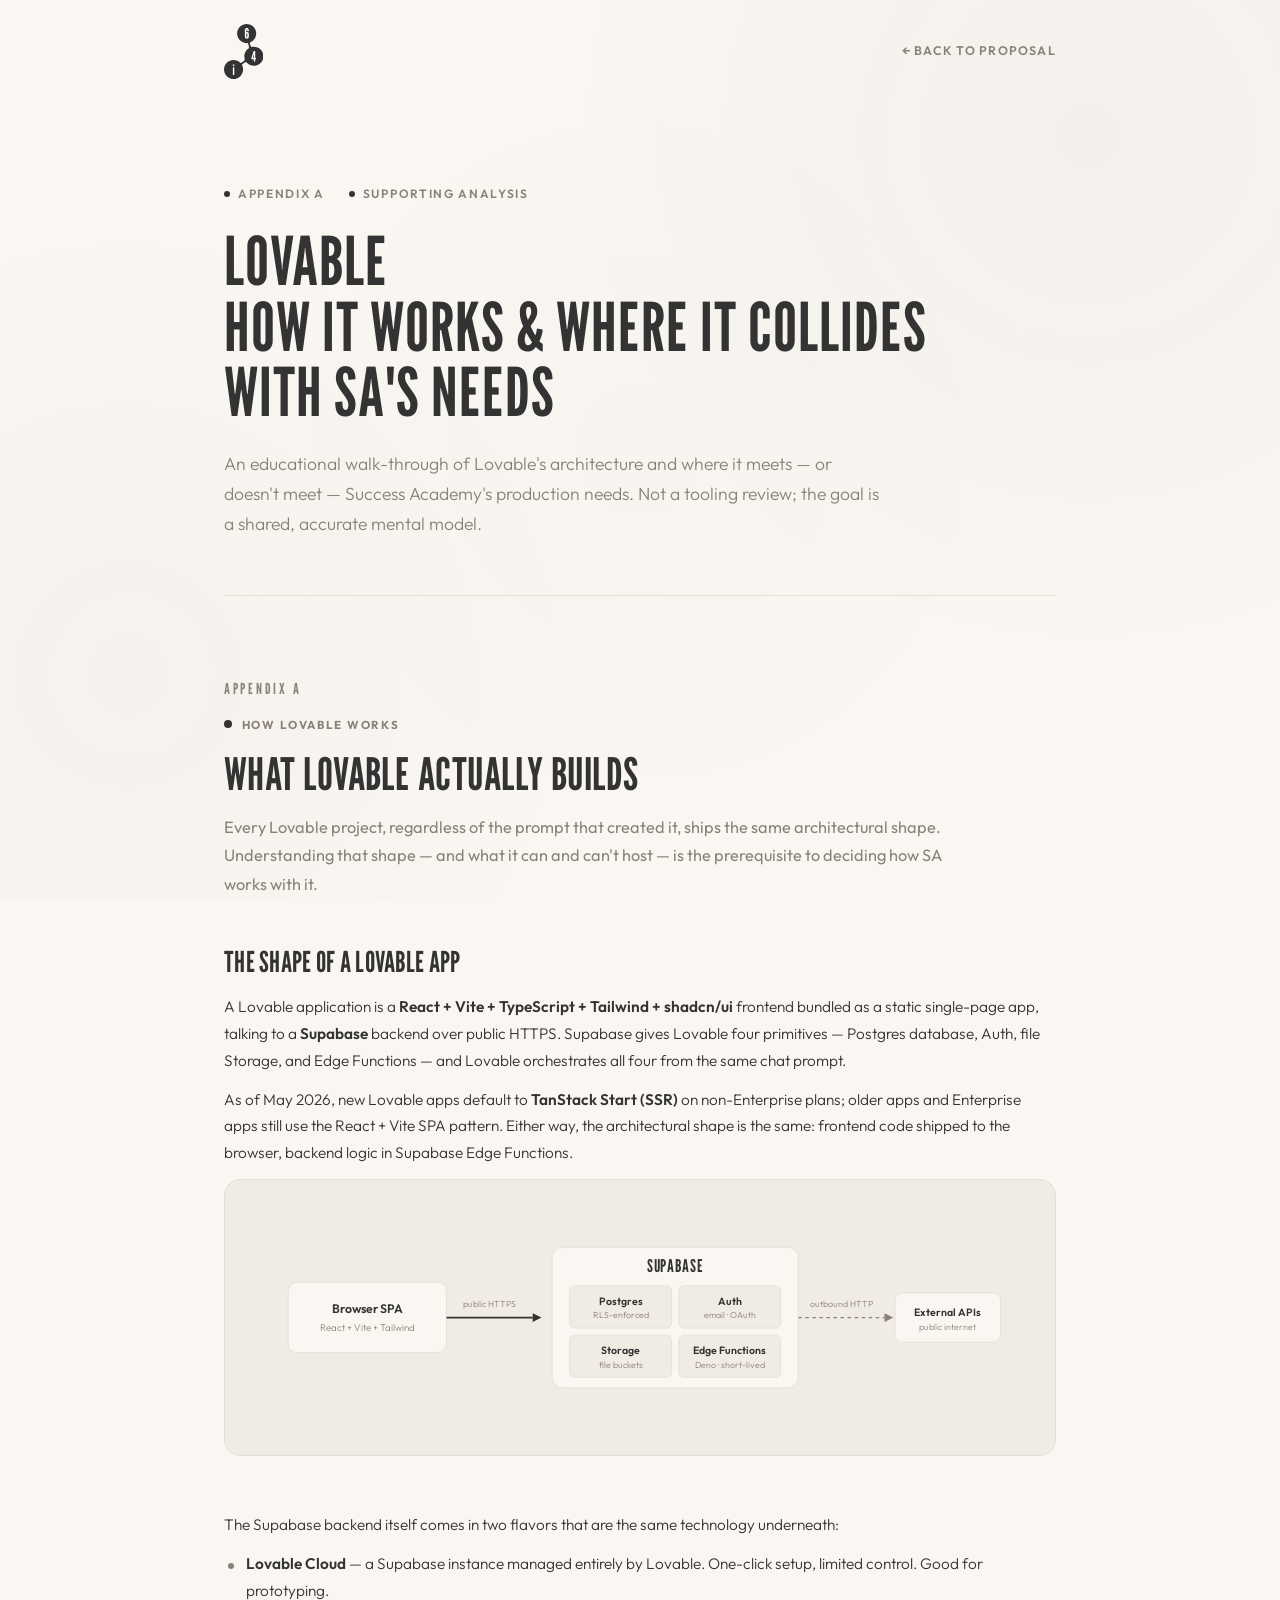
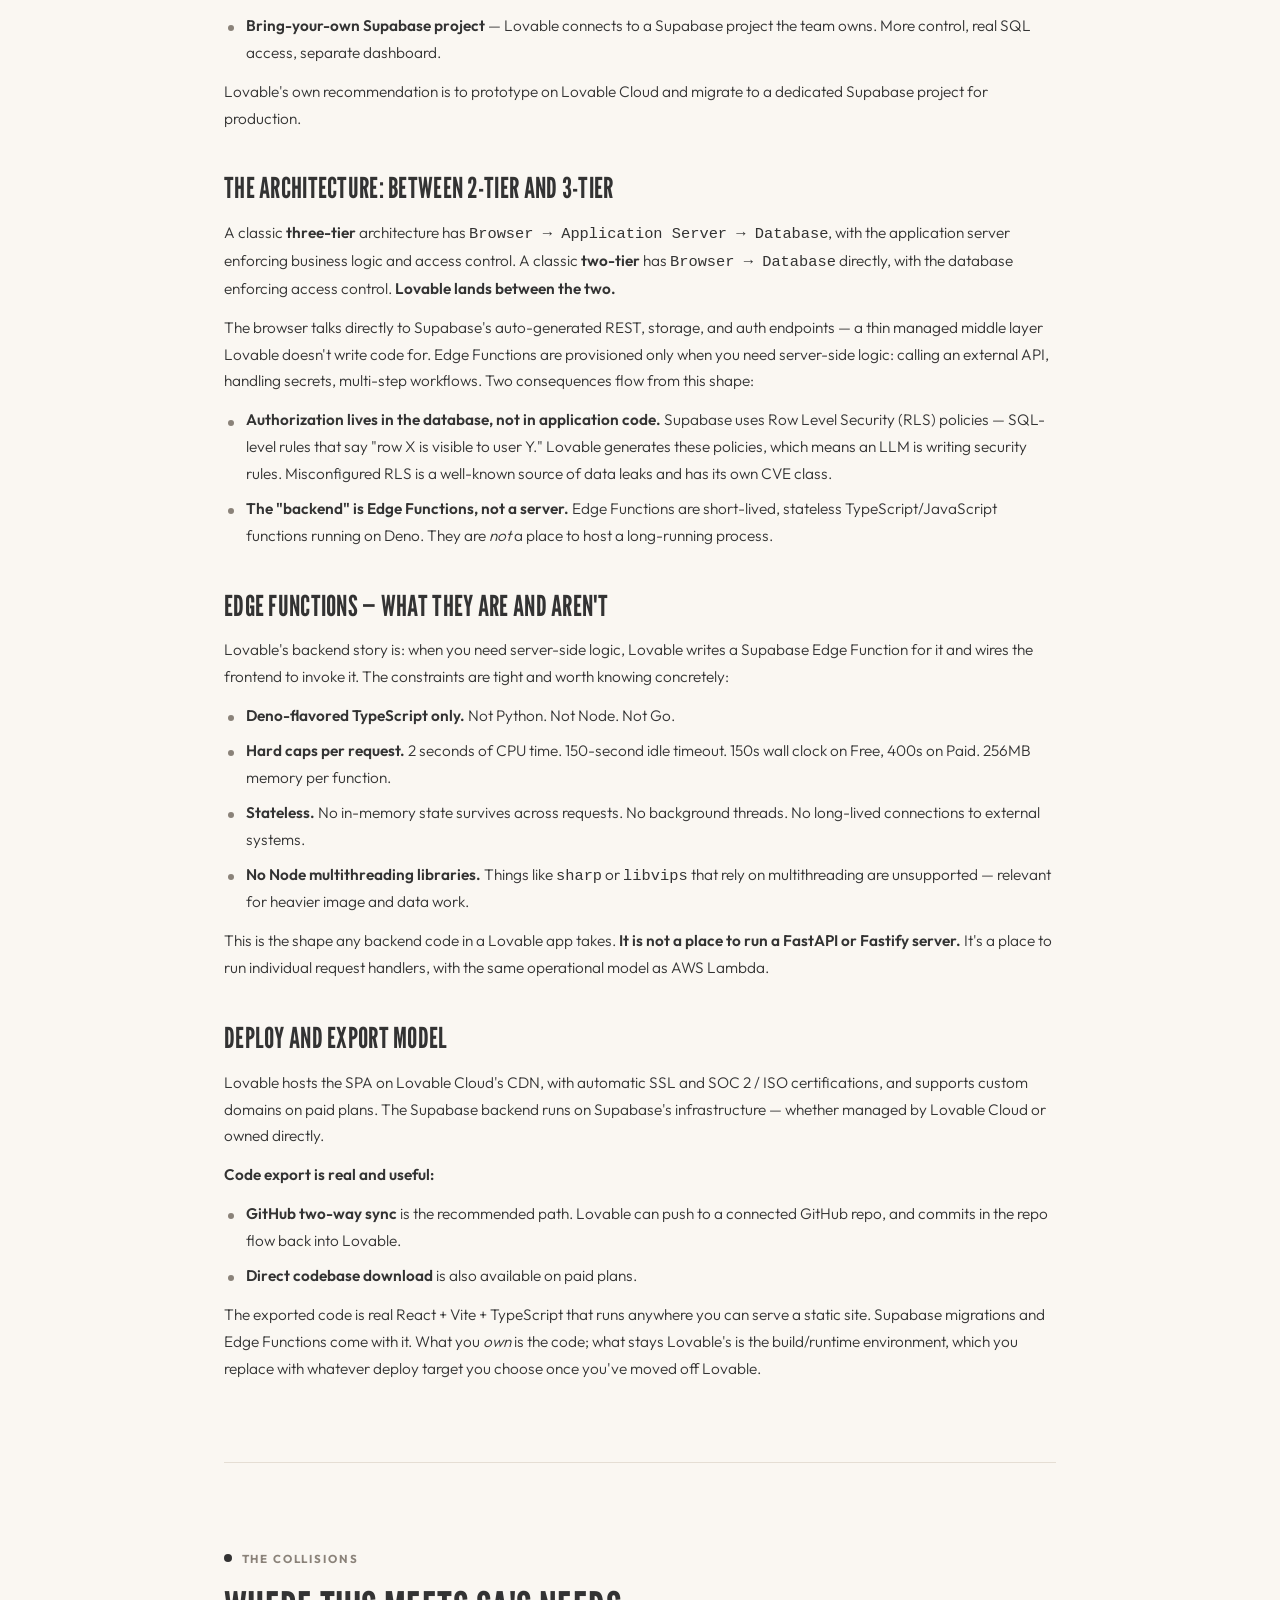
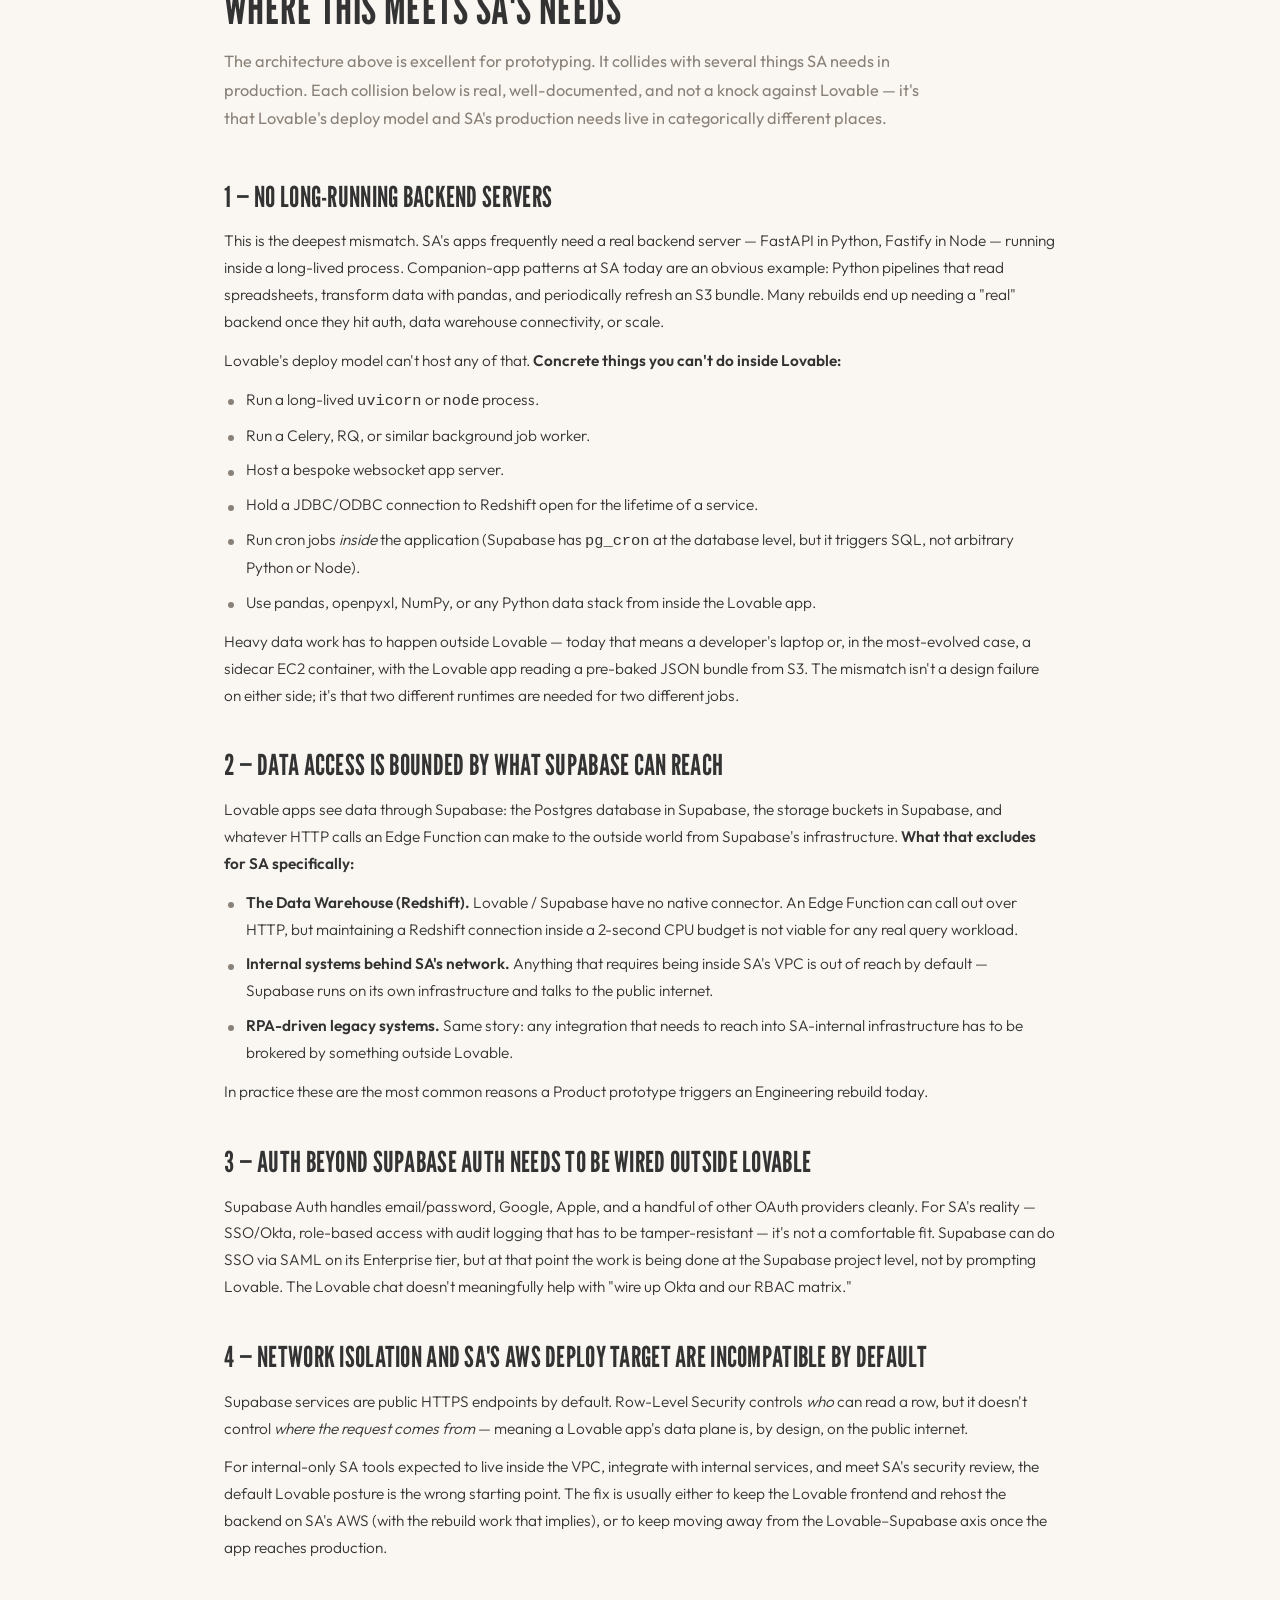
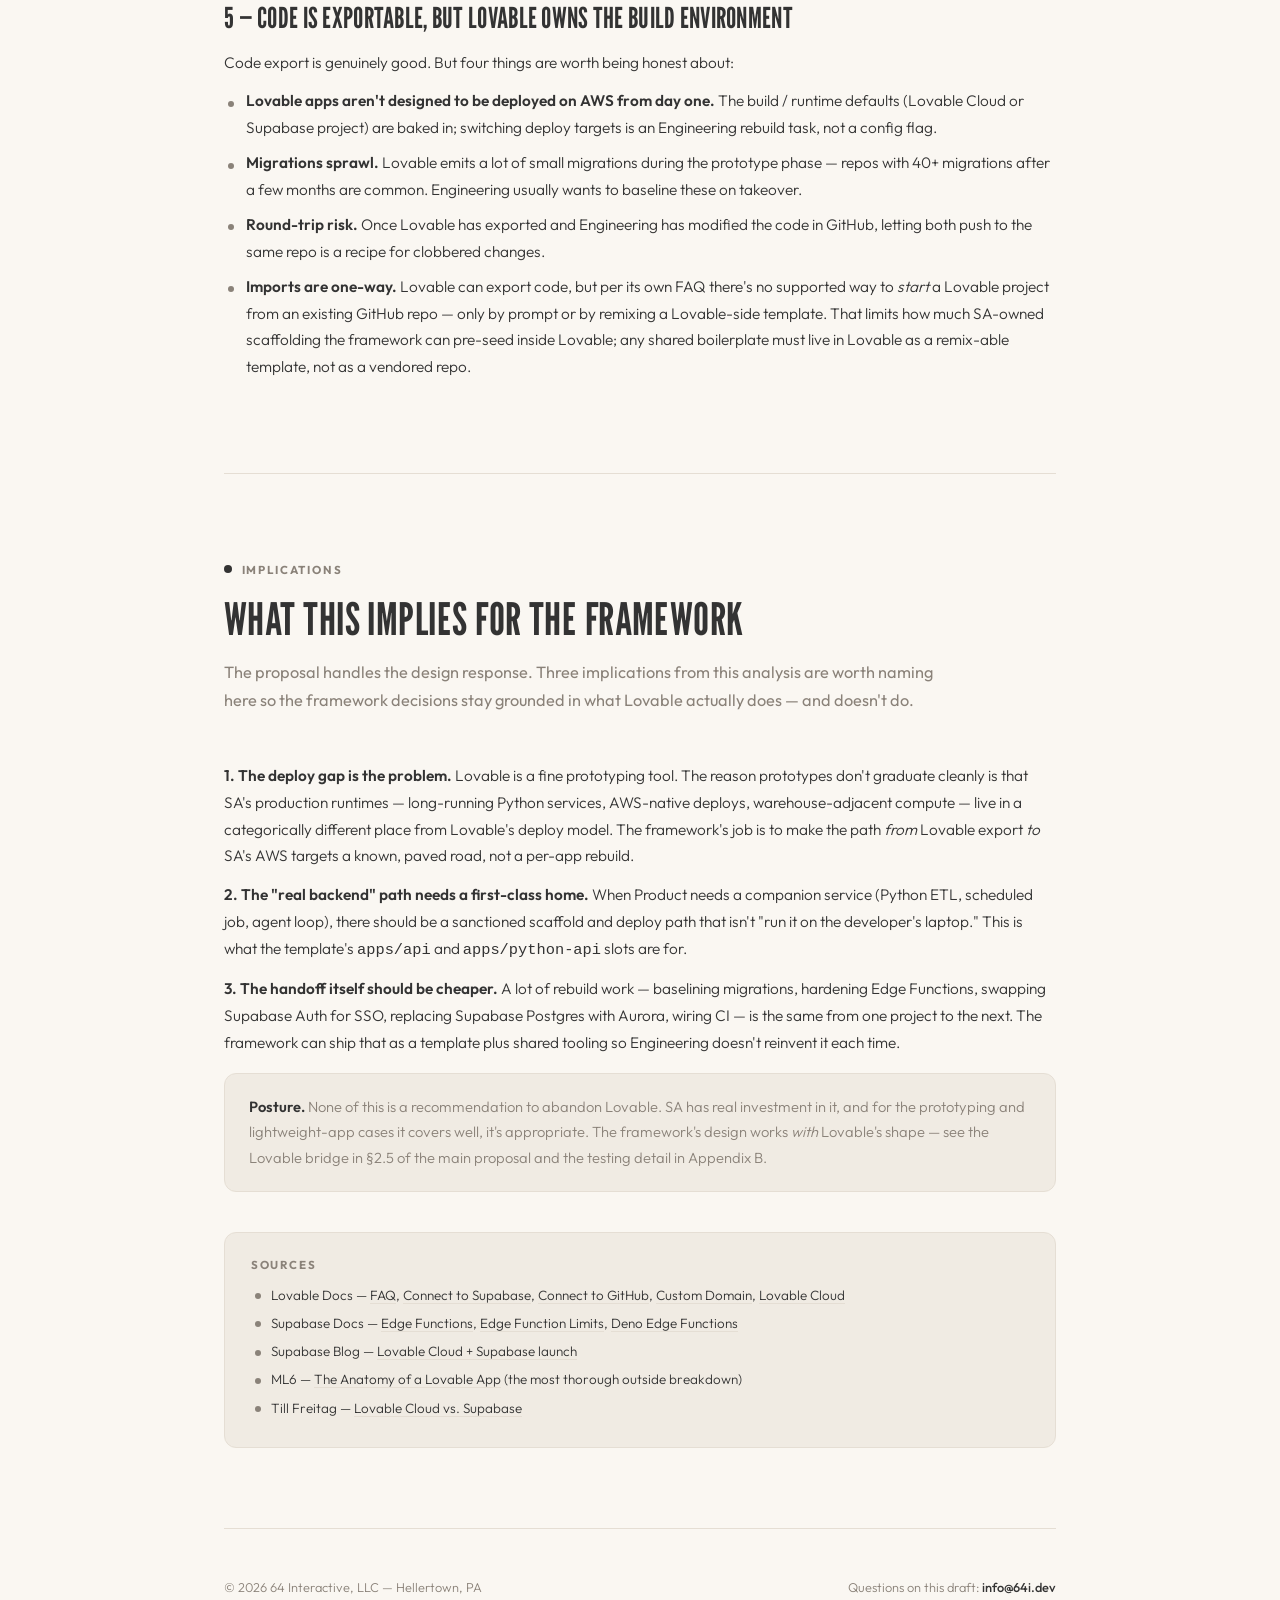
<file: clients/sa/appendix-a-lovable-analysis.html>
<!DOCTYPE html>
<html lang="en">
<head>
    <meta charset="UTF-8">
    <meta name="viewport" content="width=device-width, initial-scale=1.0">
    <title>Appendix A — Lovable: How It Works &amp; Where It Collides With SA's Needs</title>
    <meta name="description" content="An educational walk-through of how Lovable builds applications, and where its architecture meets — or collides with — Success Academy's production needs.">
    <link rel="icon" type="image/svg+xml" href="data:image/svg+xml,<svg xmlns='http://www.w3.org/2000/svg' viewBox='0 0 100 100'><text y='.9em' font-size='90'>⬡</text></svg>">
    <link rel="preconnect" href="https://fonts.googleapis.com">
    <link rel="preconnect" href="https://fonts.gstatic.com" crossorigin>
    <link href="https://fonts.googleapis.com/css2?family=League+Gothic&family=Outfit:wght@300;400;500;600;700&display=swap" rel="stylesheet">
    <link rel="stylesheet" href="shared.css">
</head>
<body>
    <div class="container">
        <nav>
            <a href="/" class="logo" aria-label="64 Interactive">
                <svg viewBox="0 0 295 420" xmlns="http://www.w3.org/2000/svg">
                    <path fill="#FFFFFF" d="M166.266,286.816c2.121,2.875,4.479,5.635,7.082,8.236c28.014,28.012,73.43,28.01,101.441-0.006 c28.012-28.012,28.012-73.42,0-101.432c-18.66-18.66-45.031-24.871-68.844-18.674c-4.059-5.02-7.289-10.793-9.389-17.244 c-1.738-5.359-2.562-10.795-2.629-16.174c9.791-3.455,18.98-9.092,26.811-16.922c28.014-28.01,28.021-73.428,0.008-101.438 C192.74-4.842,147.318-4.842,119.307,23.17c-28.01,28.012-28.004,73.43,0,101.436c15.914,15.912,37.447,22.771,58.213,20.602 c2.807,4.129,5.104,8.688,6.717,13.656c2.645,8.129,3.244,16.451,2.123,24.467c-4.623,2.861-8.994,6.275-13.006,10.285 c-20.096,20.1-25.773,49.15-17.035,74.305c-3.49,6.557-8.303,12.475-14.475,17.285c-5.543,4.316-11.674,7.377-18.076,9.266 c-0.441-0.461-0.869-0.934-1.324-1.391c-28.01-28.012-73.42-28.016-101.432-0.004c-28.01,28.02-28.02,73.43-0.006,101.445 c28.004,28.002,73.428,28.002,101.438-0.014c22.928-22.926,27.072-57.506,12.471-84.66c3.223-5.033,7.277-9.602,12.223-13.463 C152.984,291.83,159.486,288.67,166.266,286.816"/>
                    <path fill="#333333" d="M166.266,284.656c2.121,2.875,4.479,5.635,7.082,8.236c28.014,28.012,73.43,28.01,101.441-0.006 c28.012-28.012,28.012-73.42,0-101.432c-18.66-18.66-45.031-24.871-68.844-18.674c-4.059-5.02-7.289-10.793-9.389-17.244 c-1.738-5.359-2.562-10.795-2.629-16.174c9.791-3.455,18.98-9.092,26.811-16.922c28.014-28.01,28.021-73.428,0.008-101.438 C192.74-7.002,147.318-7.002,119.307,21.01c-28.01,28.012-28.004,73.43,0,101.436c15.914,15.912,37.447,22.771,58.213,20.602 c2.807,4.129,5.104,8.688,6.717,13.656c2.645,8.129,3.244,16.451,2.123,24.467c-4.623,2.861-8.994,6.275-13.006,10.285 c-20.096,20.1-25.773,49.15-17.035,74.305c-3.49,6.557-8.303,12.475-14.475,17.285c-5.543,4.316-11.674,7.377-18.076,9.266 c-0.441-0.461-0.869-0.934-1.324-1.391c-28.01-28.012-73.42-28.016-101.432-0.004c-28.01,28.02-28.02,73.43-0.006,101.445 c28.004,28.002,73.428,28.002,101.438-0.014c22.928-22.926,27.072-57.506,12.471-84.66c3.223-5.033,7.277-9.602,12.223-13.463 C152.984,289.67,159.486,286.51,166.266,284.656"/>
                    <path fill="#FFFFFF" d="M186.188,92.802c0,3.687-0.948,16.748-14.852,16.748s-14.852-13.061-14.852-16.748V48.773 c0-5.477,0.632-18.328,14.852-18.328s14.852,12.851,14.852,18.328v4.845h-11.376c0-10.428-0.21-13.271-3.476-13.271 c-2.844,0-3.476,2.528-3.476,8.426v13.798c1.896-1.159,3.687-1.896,5.688-1.896c11.692,0,12.64,12.008,12.64,16.327V92.802z M171.335,99.648c2.423,0,3.476-2.528,3.476-3.476V73c0-0.948-1.053-3.476-3.476-3.476c-2.422,0-3.371,2.106-3.476,3.16v23.489 C167.86,97.121,168.702,99.648,171.335,99.648z"/>
                    <path fill="#FFFFFF" d="M223.683,263.639h-17.591v-10.006l16.643-50.559h11.376v50.559h5.267v10.006h-5.267v16.854h-10.428 V263.639z M215.782,253.633h7.9v-24.227v-2.317h-0.632l-0.632,2.317L215.782,253.633z"/>
                    <path fill="#FFFFFF" d="M66.622,304.591H77.26v10.639H66.622V304.591z M66.622,382.01v-57.616H77.26v57.616H66.622z"/>
                </svg>
            </a>
            <a href="proposal.html" class="back-link">← Back to proposal</a>
        </nav>

        <section class="hero">
            <div class="doc-meta">
                <span>Appendix A</span>
                <span>Supporting analysis</span>
            </div>
            <h1>Lovable<br>How it works &amp; where it collides<br>with SA's needs</h1>
            <p class="hero-lede">An educational walk-through of Lovable's architecture and where it meets — or doesn't meet — Success Academy's production needs. Not a tooling review; the goal is a shared, accurate mental model.</p>
        </section>

        <section class="appendix-section">
            <div class="phase-marker">Appendix A</div>
            <div class="section-label">How Lovable Works</div>
            <h2 class="section-title">What Lovable actually builds</h2>
            <p class="section-lede">Every Lovable project, regardless of the prompt that created it, ships the same architectural shape. Understanding that shape — and what it can and can't host — is the prerequisite to deciding how SA works with it.</p>

            <div class="subsection">
                <h3 class="subsection-title major">The shape of a Lovable app</h3>
                <p>A Lovable application is a <strong>React + Vite + TypeScript + Tailwind + shadcn/ui</strong> frontend bundled as a static single-page app, talking to a <strong>Supabase</strong> backend over public HTTPS. Supabase gives Lovable four primitives — Postgres database, Auth, file Storage, and Edge Functions — and Lovable orchestrates all four from the same chat prompt.</p>
                <p>As of May 2026, new Lovable apps default to <strong>TanStack Start (SSR)</strong> on non-Enterprise plans; older apps and Enterprise apps still use the React + Vite SPA pattern. Either way, the architectural shape is the same: frontend code shipped to the browser, backend logic in Supabase Edge Functions.</p>

                <div class="diagram" aria-label="Architecture of a Lovable app: browser SPA, Supabase, Edge Functions">
                    <svg viewBox="0 0 880 240" xmlns="http://www.w3.org/2000/svg" role="img">
                        <title>Lovable application architecture</title>

                        <!-- Browser / SPA -->
                        <rect x="40" y="80" width="180" height="80" rx="10" fill="#FAF7F2" stroke="#E5DED4" stroke-width="1"/>
                        <text x="130" y="115" font-family="Outfit, sans-serif" font-size="14" font-weight="600" fill="#333333" text-anchor="middle">Browser SPA</text>
                        <text x="130" y="135" font-family="Outfit, sans-serif" font-size="11" fill="#8a8279" text-anchor="middle">React + Vite + Tailwind</text>

                        <!-- Arrow -->
                        <line x1="220" y1="120" x2="318" y2="120" stroke="#333333" stroke-width="2"/>
                        <polygon points="318,115 328,120 318,125" fill="#333333"/>
                        <text x="269" y="108" font-family="Outfit, sans-serif" font-size="10" fill="#8a8279" text-anchor="middle">public HTTPS</text>

                        <!-- Supabase -->
                        <rect x="340" y="40" width="280" height="160" rx="12" fill="#FAF7F2" stroke="#E5DED4" stroke-width="1"/>
                        <text x="480" y="68" font-family="League Gothic, sans-serif" font-size="20" fill="#333333" letter-spacing="1" text-anchor="middle">SUPABASE</text>

                        <rect x="360" y="84" width="116" height="48" rx="6" fill="#F0EBE3" stroke="#E5DED4"/>
                        <text x="418" y="106" font-family="Outfit, sans-serif" font-size="12" font-weight="600" fill="#333333" text-anchor="middle">Postgres</text>
                        <text x="418" y="121" font-family="Outfit, sans-serif" font-size="10" fill="#8a8279" text-anchor="middle">RLS-enforced</text>

                        <rect x="484" y="84" width="116" height="48" rx="6" fill="#F0EBE3" stroke="#E5DED4"/>
                        <text x="542" y="106" font-family="Outfit, sans-serif" font-size="12" font-weight="600" fill="#333333" text-anchor="middle">Auth</text>
                        <text x="542" y="121" font-family="Outfit, sans-serif" font-size="10" fill="#8a8279" text-anchor="middle">email · OAuth</text>

                        <rect x="360" y="140" width="116" height="48" rx="6" fill="#F0EBE3" stroke="#E5DED4"/>
                        <text x="418" y="162" font-family="Outfit, sans-serif" font-size="12" font-weight="600" fill="#333333" text-anchor="middle">Storage</text>
                        <text x="418" y="177" font-family="Outfit, sans-serif" font-size="10" fill="#8a8279" text-anchor="middle">file buckets</text>

                        <rect x="484" y="140" width="116" height="48" rx="6" fill="#F0EBE3" stroke="#E5DED4"/>
                        <text x="542" y="162" font-family="Outfit, sans-serif" font-size="12" font-weight="600" fill="#333333" text-anchor="middle">Edge Functions</text>
                        <text x="542" y="177" font-family="Outfit, sans-serif" font-size="10" fill="#8a8279" text-anchor="middle">Deno · short-lived</text>

                        <!-- External callouts -->
                        <line x1="620" y1="120" x2="718" y2="120" stroke="#8a8279" stroke-width="1.5" stroke-dasharray="4,4"/>
                        <polygon points="718,115 728,120 718,125" fill="#8a8279"/>
                        <text x="669" y="108" font-family="Outfit, sans-serif" font-size="10" fill="#8a8279" text-anchor="middle">outbound HTTP</text>

                        <rect x="730" y="92" width="120" height="56" rx="8" fill="#FAF7F2" stroke="#E5DED4" stroke-width="1"/>
                        <text x="790" y="118" font-family="Outfit, sans-serif" font-size="12" font-weight="600" fill="#333333" text-anchor="middle">External APIs</text>
                        <text x="790" y="134" font-family="Outfit, sans-serif" font-size="10" fill="#8a8279" text-anchor="middle">public internet</text>
                    </svg>
                </div>

                <p>The Supabase backend itself comes in two flavors that are the same technology underneath:</p>
                <ul>
                    <li><strong>Lovable Cloud</strong> — a Supabase instance managed entirely by Lovable. One-click setup, limited control. Good for prototyping.</li>
                    <li><strong>Bring-your-own Supabase project</strong> — Lovable connects to a Supabase project the team owns. More control, real SQL access, separate dashboard.</li>
                </ul>
                <p>Lovable's own recommendation is to prototype on Lovable Cloud and migrate to a dedicated Supabase project for production.</p>
            </div>

            <div class="subsection">
                <h3 class="subsection-title major">The architecture: between 2-tier and 3-tier</h3>
                <p>A classic <strong>three-tier</strong> architecture has <code>Browser → Application Server → Database</code>, with the application server enforcing business logic and access control. A classic <strong>two-tier</strong> has <code>Browser → Database</code> directly, with the database enforcing access control. <strong>Lovable lands between the two.</strong></p>
                <p>The browser talks directly to Supabase's auto-generated REST, storage, and auth endpoints — a thin managed middle layer Lovable doesn't write code for. Edge Functions are provisioned only when you need server-side logic: calling an external API, handling secrets, multi-step workflows. Two consequences flow from this shape:</p>
                <ul>
                    <li><strong>Authorization lives in the database, not in application code.</strong> Supabase uses Row Level Security (RLS) policies — SQL-level rules that say "row X is visible to user Y." Lovable generates these policies, which means an LLM is writing security rules. Misconfigured RLS is a well-known source of data leaks and has its own CVE class.</li>
                    <li><strong>The "backend" is Edge Functions, not a server.</strong> Edge Functions are short-lived, stateless TypeScript/JavaScript functions running on Deno. They are <em>not</em> a place to host a long-running process.</li>
                </ul>
            </div>

            <div class="subsection">
                <h3 class="subsection-title major">Edge Functions — what they are and aren't</h3>
                <p>Lovable's backend story is: when you need server-side logic, Lovable writes a Supabase Edge Function for it and wires the frontend to invoke it. The constraints are tight and worth knowing concretely:</p>
                <ul>
                    <li><strong>Deno-flavored TypeScript only.</strong> Not Python. Not Node. Not Go.</li>
                    <li><strong>Hard caps per request.</strong> 2 seconds of CPU time. 150-second idle timeout. 150s wall clock on Free, 400s on Paid. 256MB memory per function.</li>
                    <li><strong>Stateless.</strong> No in-memory state survives across requests. No background threads. No long-lived connections to external systems.</li>
                    <li><strong>No Node multithreading libraries.</strong> Things like <code>sharp</code> or <code>libvips</code> that rely on multithreading are unsupported — relevant for heavier image and data work.</li>
                </ul>
                <p>This is the shape any backend code in a Lovable app takes. <strong>It is not a place to run a FastAPI or Fastify server.</strong> It's a place to run individual request handlers, with the same operational model as AWS Lambda.</p>
            </div>

            <div class="subsection">
                <h3 class="subsection-title major">Deploy and export model</h3>
                <p>Lovable hosts the SPA on Lovable Cloud's CDN, with automatic SSL and SOC 2 / ISO certifications, and supports custom domains on paid plans. The Supabase backend runs on Supabase's infrastructure — whether managed by Lovable Cloud or owned directly.</p>
                <p><strong>Code export is real and useful:</strong></p>
                <ul>
                    <li><strong>GitHub two-way sync</strong> is the recommended path. Lovable can push to a connected GitHub repo, and commits in the repo flow back into Lovable.</li>
                    <li><strong>Direct codebase download</strong> is also available on paid plans.</li>
                </ul>
                <p>The exported code is real React + Vite + TypeScript that runs anywhere you can serve a static site. Supabase migrations and Edge Functions come with it. What you <em>own</em> is the code; what stays Lovable's is the build/runtime environment, which you replace with whatever deploy target you choose once you've moved off Lovable.</p>
            </div>
        </section>

        <section class="appendix-section">
            <div class="section-label">The Collisions</div>
            <h2 class="section-title">Where this meets SA's needs</h2>
            <p class="section-lede">The architecture above is excellent for prototyping. It collides with several things SA needs in production. Each collision below is real, well-documented, and not a knock against Lovable — it's that Lovable's deploy model and SA's production needs live in categorically different places.</p>

            <div class="subsection">
                <h3 class="subsection-title major">1 — No long-running backend servers</h3>
                <p>This is the deepest mismatch. SA's apps frequently need a real backend server — FastAPI in Python, Fastify in Node — running inside a long-lived process. Companion-app patterns at SA today are an obvious example: Python pipelines that read spreadsheets, transform data with pandas, and periodically refresh an S3 bundle. Many rebuilds end up needing a "real" backend once they hit auth, data warehouse connectivity, or scale.</p>
                <p>Lovable's deploy model can't host any of that. <strong>Concrete things you can't do inside Lovable:</strong></p>
                <ul>
                    <li>Run a long-lived <code>uvicorn</code> or <code>node</code> process.</li>
                    <li>Run a Celery, RQ, or similar background job worker.</li>
                    <li>Host a bespoke websocket app server.</li>
                    <li>Hold a JDBC/ODBC connection to Redshift open for the lifetime of a service.</li>
                    <li>Run cron jobs <em>inside</em> the application (Supabase has <code>pg_cron</code> at the database level, but it triggers SQL, not arbitrary Python or Node).</li>
                    <li>Use pandas, openpyxl, NumPy, or any Python data stack from inside the Lovable app.</li>
                </ul>
                <p>Heavy data work has to happen outside Lovable — today that means a developer's laptop or, in the most-evolved case, a sidecar EC2 container, with the Lovable app reading a pre-baked JSON bundle from S3. The mismatch isn't a design failure on either side; it's that two different runtimes are needed for two different jobs.</p>
            </div>

            <div class="subsection">
                <h3 class="subsection-title major">2 — Data access is bounded by what Supabase can reach</h3>
                <p>Lovable apps see data through Supabase: the Postgres database in Supabase, the storage buckets in Supabase, and whatever HTTP calls an Edge Function can make to the outside world from Supabase's infrastructure. <strong>What that excludes for SA specifically:</strong></p>
                <ul>
                    <li><strong>The Data Warehouse (Redshift).</strong> Lovable / Supabase have no native connector. An Edge Function can call out over HTTP, but maintaining a Redshift connection inside a 2-second CPU budget is not viable for any real query workload.</li>
                    <li><strong>Internal systems behind SA's network.</strong> Anything that requires being inside SA's VPC is out of reach by default — Supabase runs on its own infrastructure and talks to the public internet.</li>
                    <li><strong>RPA-driven legacy systems.</strong> Same story: any integration that needs to reach into SA-internal infrastructure has to be brokered by something outside Lovable.</li>
                </ul>
                <p>In practice these are the most common reasons a Product prototype triggers an Engineering rebuild today.</p>
            </div>

            <div class="subsection">
                <h3 class="subsection-title major">3 — Auth beyond Supabase Auth needs to be wired outside Lovable</h3>
                <p>Supabase Auth handles email/password, Google, Apple, and a handful of other OAuth providers cleanly. For SA's reality — SSO/Okta, role-based access with audit logging that has to be tamper-resistant — it's not a comfortable fit. Supabase can do SSO via SAML on its Enterprise tier, but at that point the work is being done at the Supabase project level, not by prompting Lovable. The Lovable chat doesn't meaningfully help with "wire up Okta and our RBAC matrix."</p>
            </div>

            <div class="subsection">
                <h3 class="subsection-title major">4 — Network isolation and SA's AWS deploy target are incompatible by default</h3>
                <p>Supabase services are public HTTPS endpoints by default. Row-Level Security controls <em>who</em> can read a row, but it doesn't control <em>where the request comes from</em> — meaning a Lovable app's data plane is, by design, on the public internet.</p>
                <p>For internal-only SA tools expected to live inside the VPC, integrate with internal services, and meet SA's security review, the default Lovable posture is the wrong starting point. The fix is usually either to keep the Lovable frontend and rehost the backend on SA's AWS (with the rebuild work that implies), or to keep moving away from the Lovable–Supabase axis once the app reaches production.</p>
            </div>

            <div class="subsection">
                <h3 class="subsection-title major">5 — Code is exportable, but Lovable owns the build environment</h3>
                <p>Code export is genuinely good. But four things are worth being honest about:</p>
                <ul>
                    <li><strong>Lovable apps aren't designed to be deployed on AWS from day one.</strong> The build / runtime defaults (Lovable Cloud or Supabase project) are baked in; switching deploy targets is an Engineering rebuild task, not a config flag.</li>
                    <li><strong>Migrations sprawl.</strong> Lovable emits a lot of small migrations during the prototype phase — repos with 40+ migrations after a few months are common. Engineering usually wants to baseline these on takeover.</li>
                    <li><strong>Round-trip risk.</strong> Once Lovable has exported and Engineering has modified the code in GitHub, letting both push to the same repo is a recipe for clobbered changes.</li>
                    <li><strong>Imports are one-way.</strong> Lovable can export code, but per its own FAQ there's no supported way to <em>start</em> a Lovable project from an existing GitHub repo — only by prompt or by remixing a Lovable-side template. That limits how much SA-owned scaffolding the framework can pre-seed inside Lovable; any shared boilerplate must live in Lovable as a remix-able template, not as a vendored repo.</li>
                </ul>
            </div>
        </section>

        <section class="appendix-section">
            <div class="section-label">Implications</div>
            <h2 class="section-title">What this implies for the framework</h2>
            <p class="section-lede">The proposal handles the design response. Three implications from this analysis are worth naming here so the framework decisions stay grounded in what Lovable actually does — and doesn't do.</p>

            <div class="subsection">
                <p><strong>1. The deploy gap is the problem.</strong> Lovable is a fine prototyping tool. The reason prototypes don't graduate cleanly is that SA's production runtimes — long-running Python services, AWS-native deploys, warehouse-adjacent compute — live in a categorically different place from Lovable's deploy model. The framework's job is to make the path <em>from</em> Lovable export <em>to</em> SA's AWS targets a known, paved road, not a per-app rebuild.</p>
                <p><strong>2. The "real backend" path needs a first-class home.</strong> When Product needs a companion service (Python ETL, scheduled job, agent loop), there should be a sanctioned scaffold and deploy path that isn't "run it on the developer's laptop." This is what the template's <code>apps/api</code> and <code>apps/python-api</code> slots are for.</p>
                <p><strong>3. The handoff itself should be cheaper.</strong> A lot of rebuild work — baselining migrations, hardening Edge Functions, swapping Supabase Auth for SSO, replacing Supabase Postgres with Aurora, wiring CI — is the same from one project to the next. The framework can ship that as a template plus shared tooling so Engineering doesn't reinvent it each time.</p>

                <div class="callout">
                    <p><strong>Posture.</strong> None of this is a recommendation to abandon Lovable. SA has real investment in it, and for the prototyping and lightweight-app cases it covers well, it's appropriate. The framework's design works <em>with</em> Lovable's shape — see the Lovable bridge in §2.5 of the main proposal and the testing detail in Appendix B.</p>
                </div>
            </div>

            <div class="sources">
                <div class="sources-label">Sources</div>
                <ul>
                    <li>Lovable Docs — <a href="https://docs.lovable.dev/introduction/faq">FAQ</a>, <a href="https://docs.lovable.dev/integrations/supabase">Connect to Supabase</a>, <a href="https://docs.lovable.dev/integrations/github">Connect to GitHub</a>, <a href="https://docs.lovable.dev/features/custom-domain">Custom Domain</a>, <a href="https://docs.lovable.dev/integrations/cloud">Lovable Cloud</a></li>
                    <li>Supabase Docs — <a href="https://supabase.com/docs/guides/functions">Edge Functions</a>, <a href="https://supabase.com/docs/guides/functions/limits">Edge Function Limits</a>, <a href="https://supabase.com/features/deno-edge-functions">Deno Edge Functions</a></li>
                    <li>Supabase Blog — <a href="https://supabase.com/blog/lovable-cloud-launch">Lovable Cloud + Supabase launch</a></li>
                    <li>ML6 — <a href="https://www.ml6.eu/en/blog/the-anatomy-of-a-lovable-app-and-its-boundaries-in-enterprise-software">The Anatomy of a Lovable App</a> (the most thorough outside breakdown)</li>
                    <li>Till Freitag — <a href="https://till-freitag.com/en/blog/lovable-cloud-vs-supabase-en">Lovable Cloud vs. Supabase</a></li>
                </ul>
            </div>
        </section>

        <footer>
            <div class="copyright">&copy; 2026 64 Interactive, LLC &mdash; Hellertown, PA</div>
            <div class="contact-line">Questions on this draft: <a href="mailto:info@64i.dev">info@64i.dev</a></div>
        </footer>
    </div>
</body>
</html>
</file>
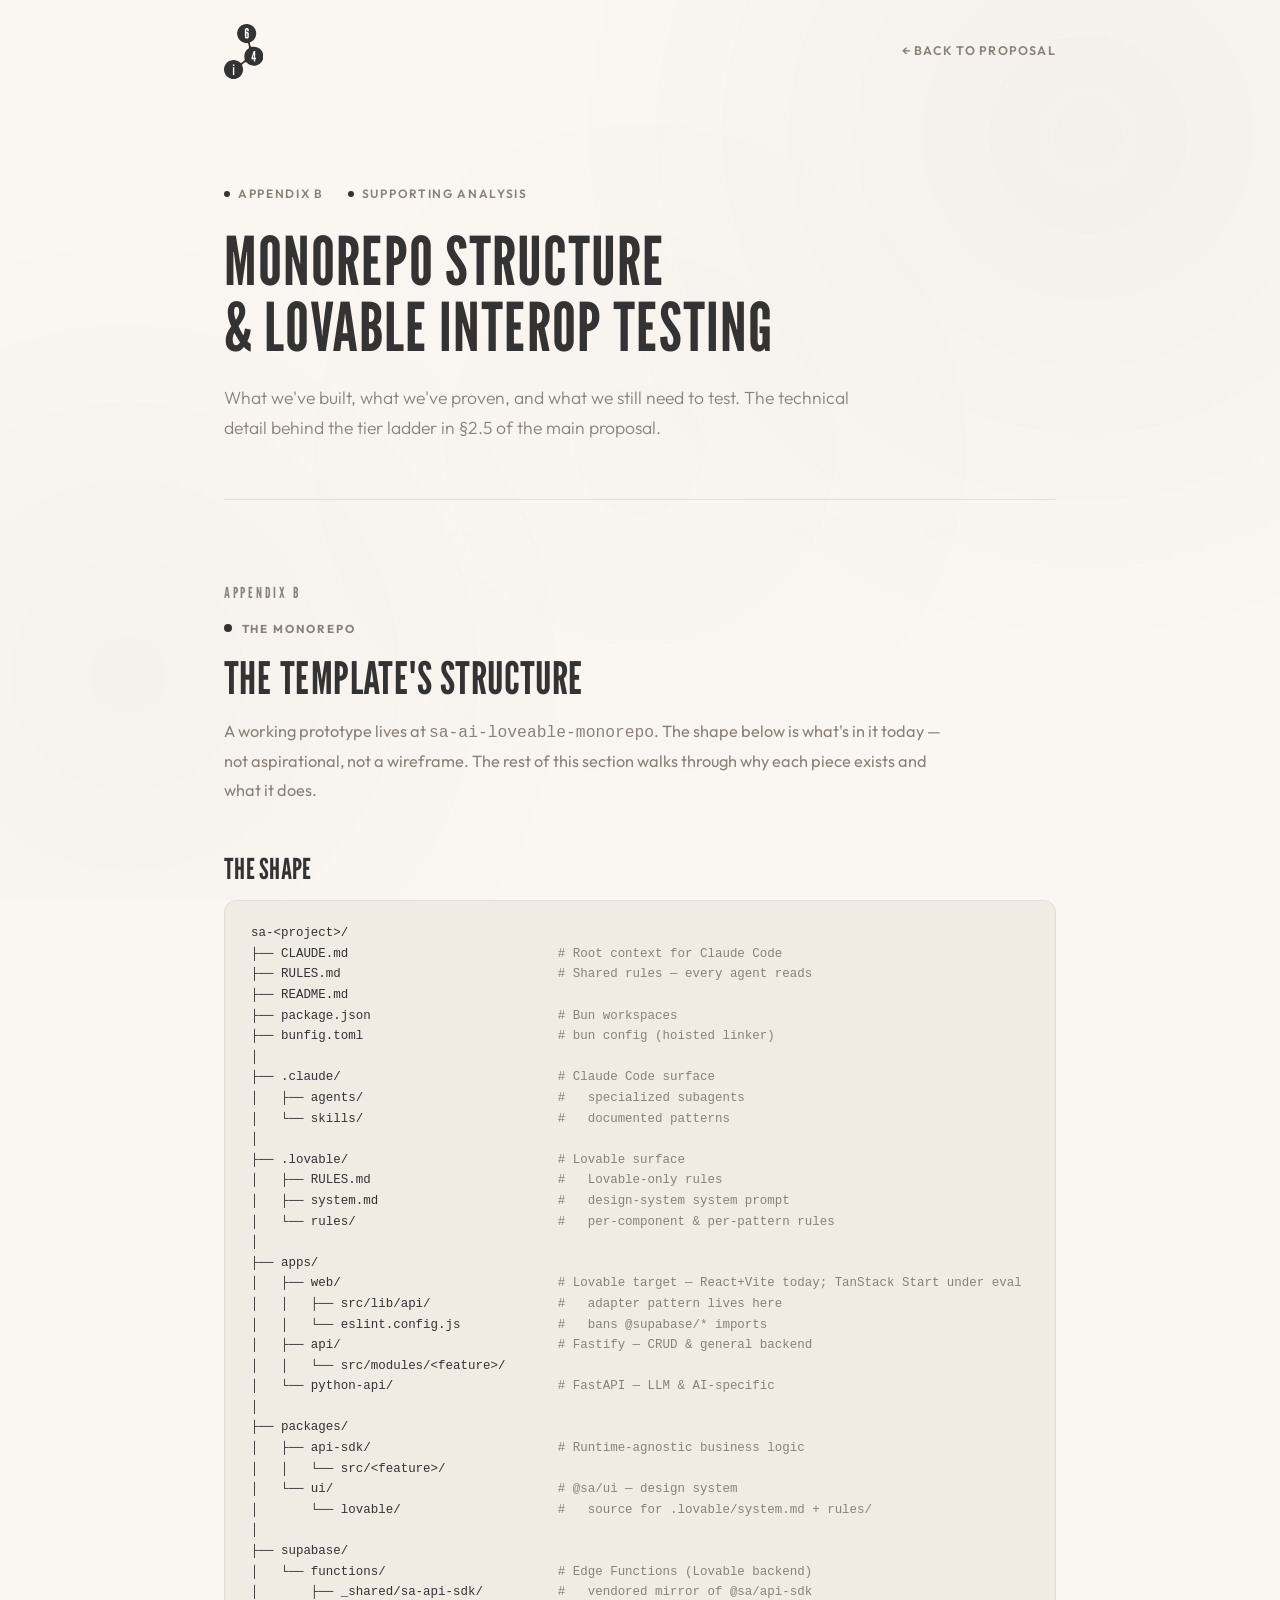
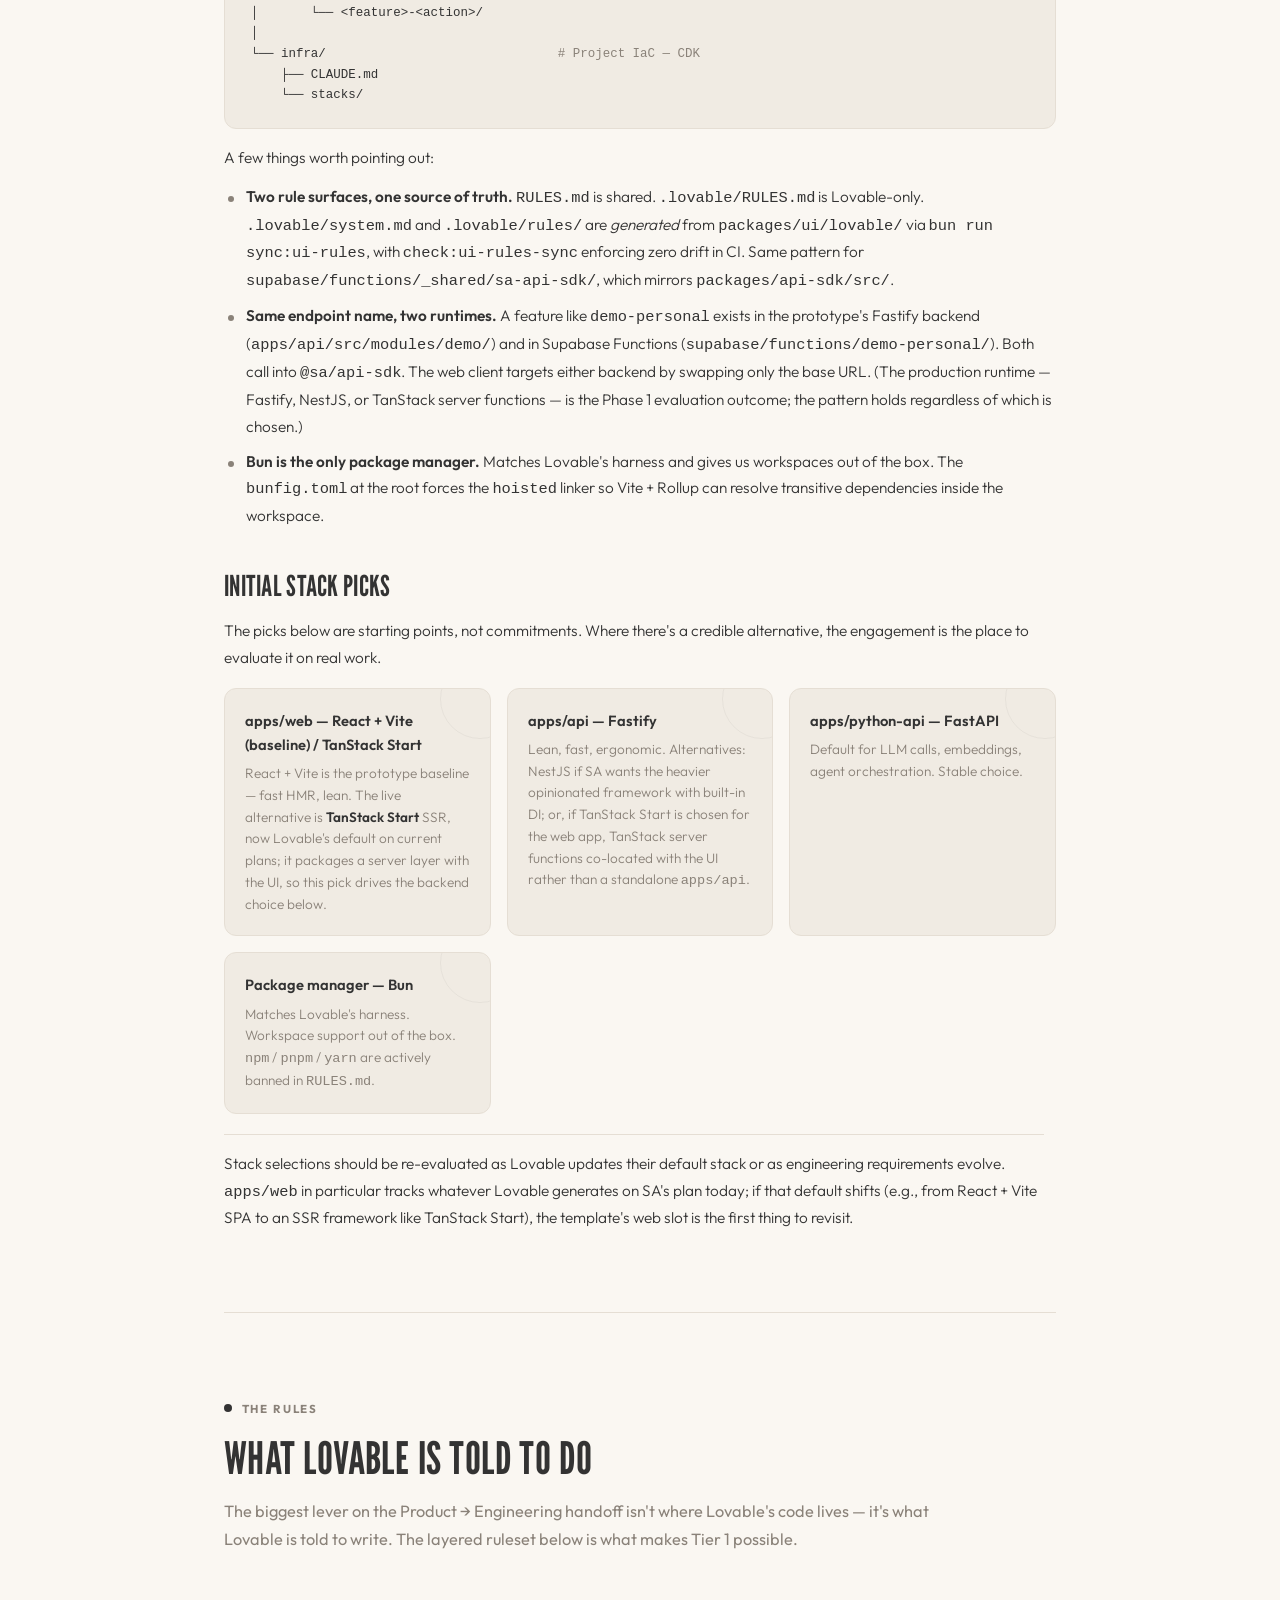
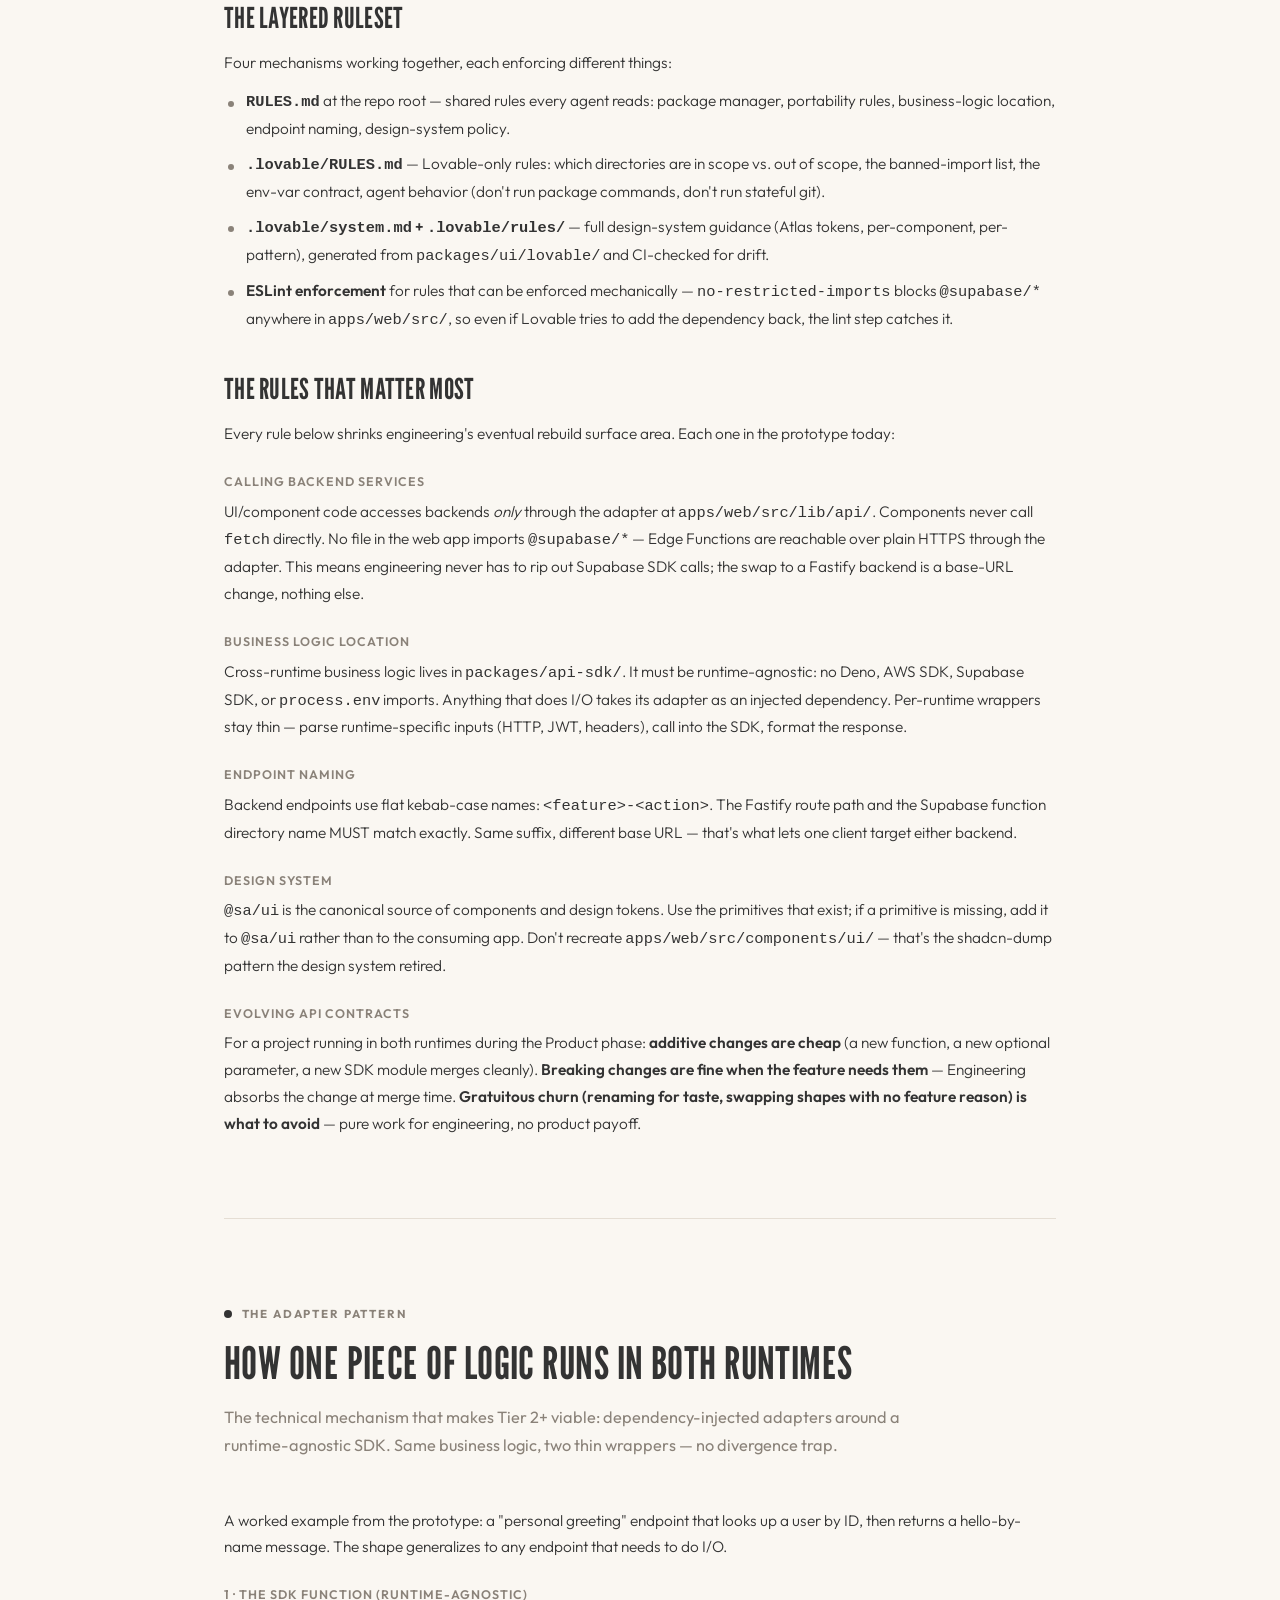
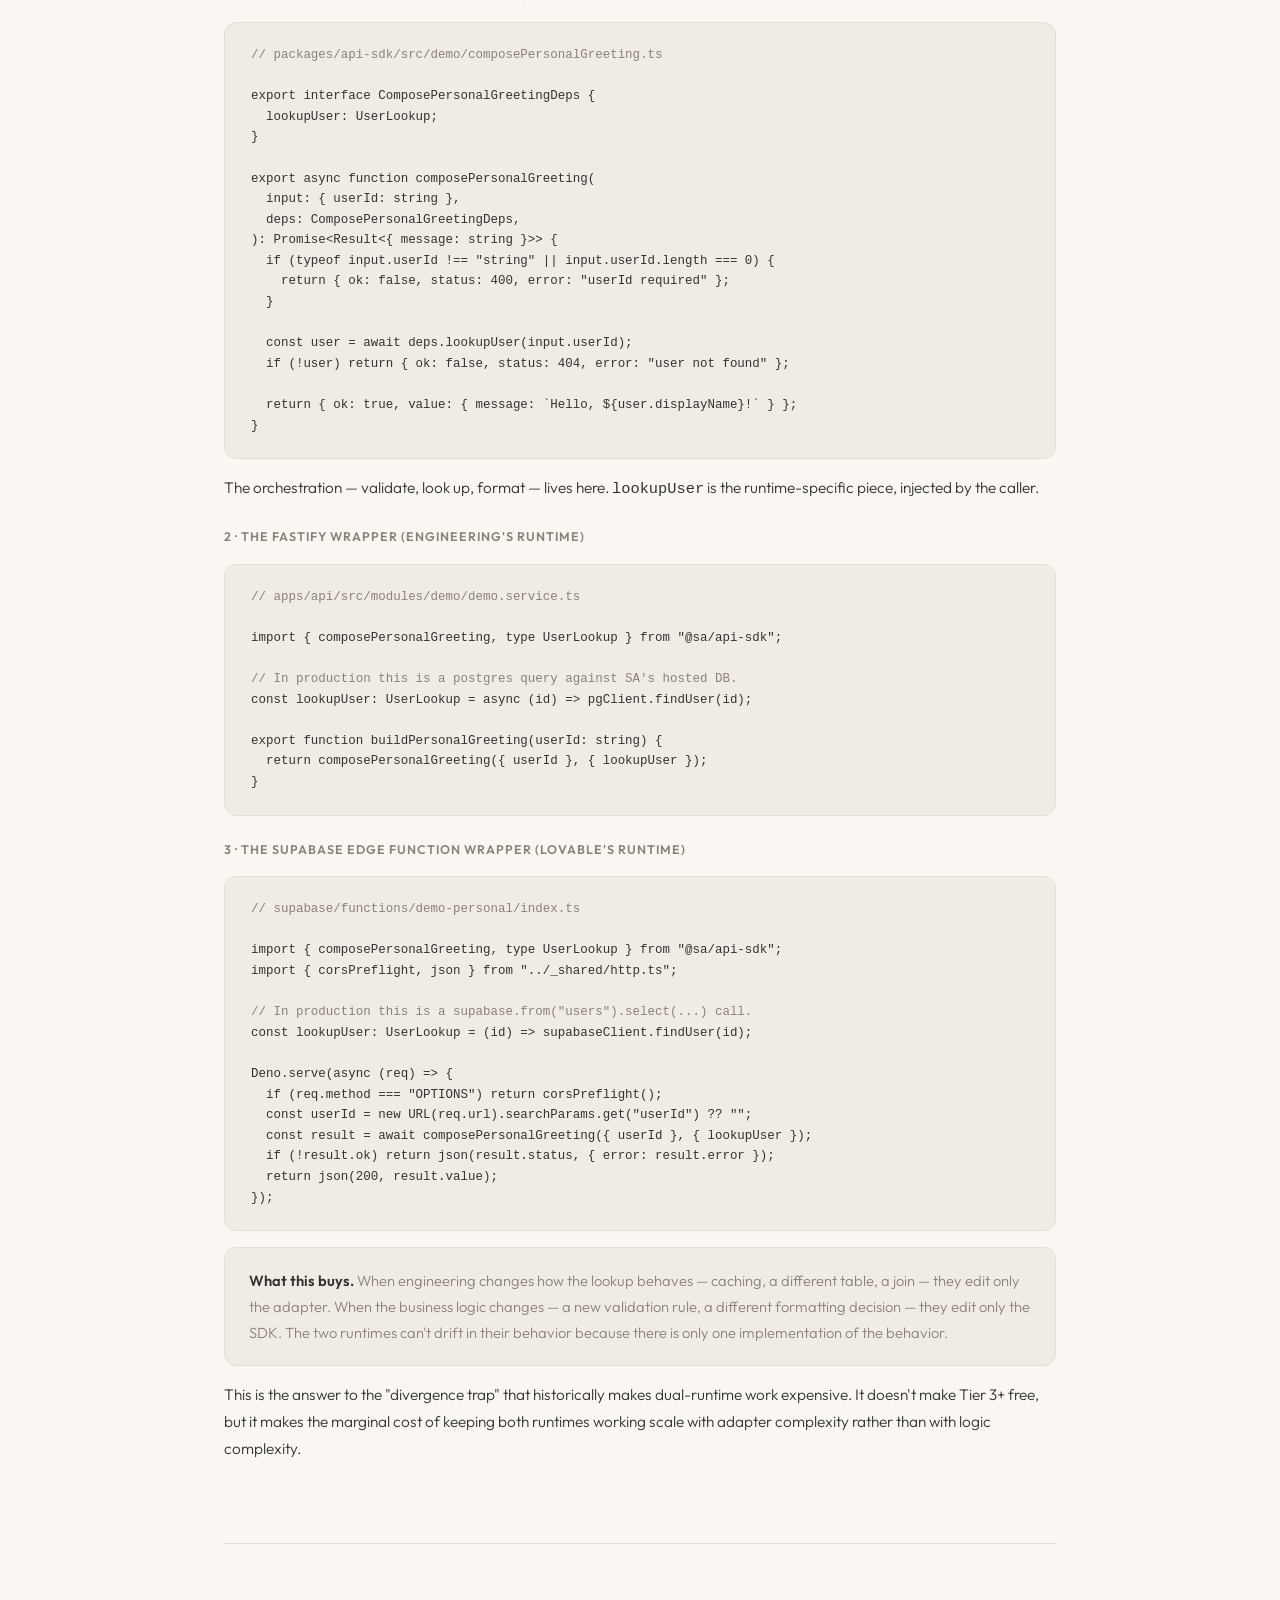
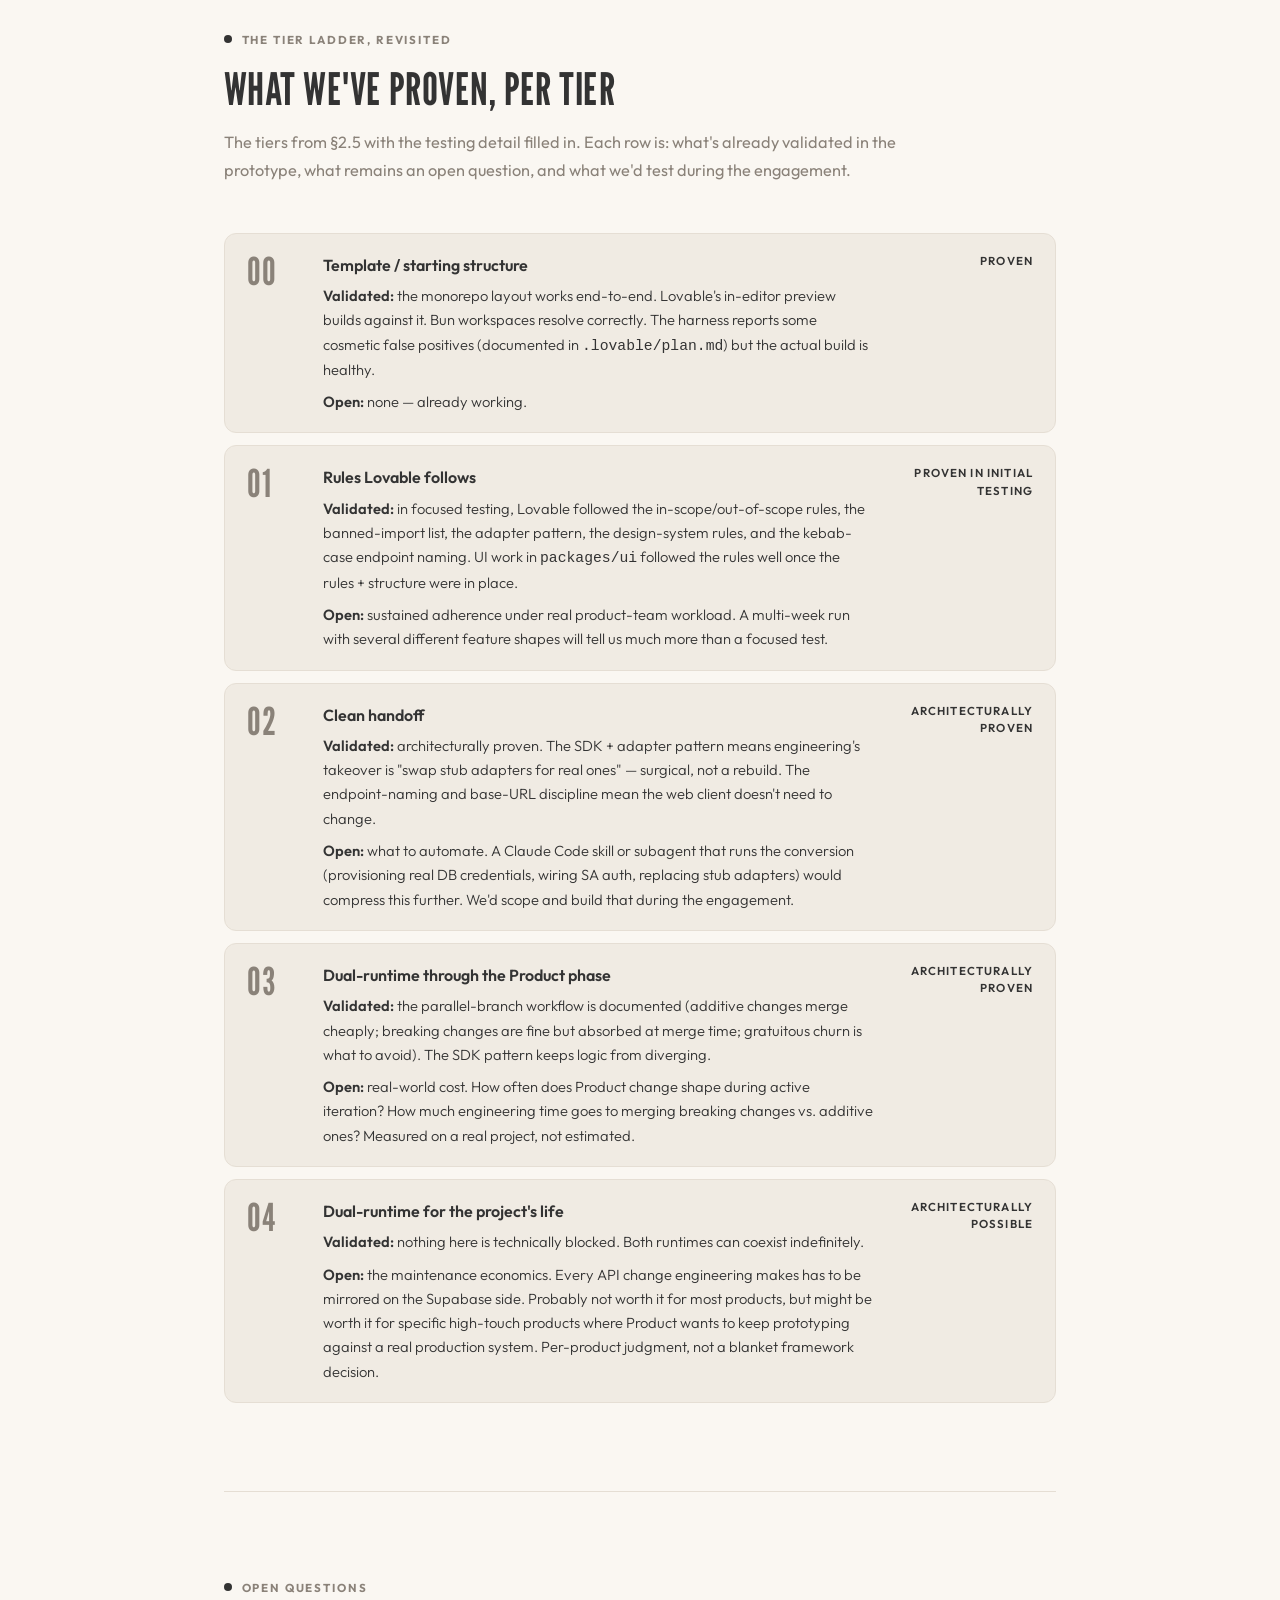
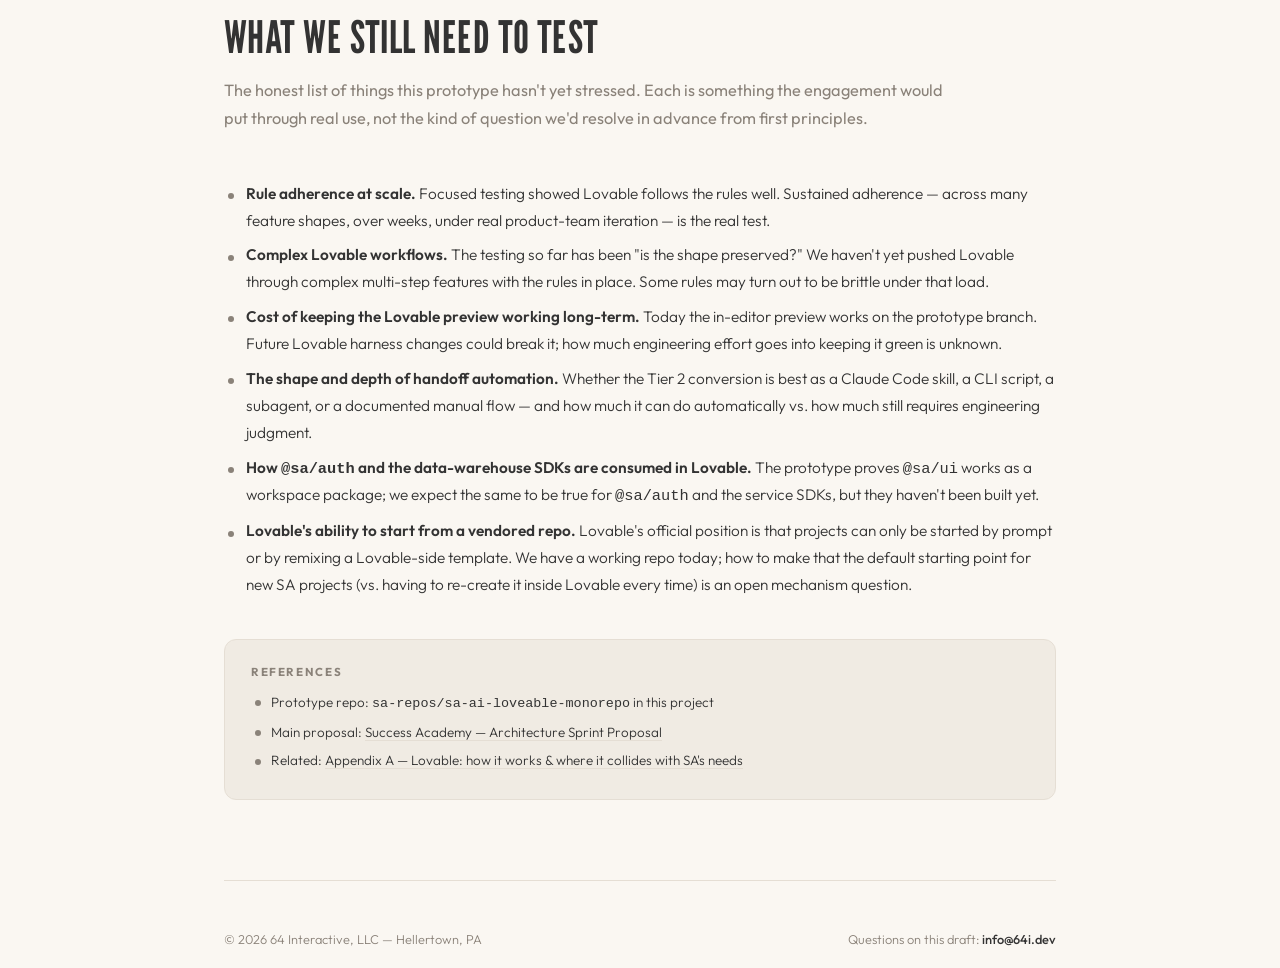
<file: clients/sa/appendix-b-monorepo-and-interop.html>
<!DOCTYPE html>
<html lang="en">
<head>
    <meta charset="UTF-8">
    <meta name="viewport" content="width=device-width, initial-scale=1.0">
    <title>Appendix B — Monorepo Structure &amp; Lovable Interop Testing</title>
    <meta name="description" content="The monorepo template's structure, the rules Lovable follows, the dual-runtime adapter pattern, and what we tested in the prototype.">
    <link rel="icon" type="image/svg+xml" href="data:image/svg+xml,<svg xmlns='http://www.w3.org/2000/svg' viewBox='0 0 100 100'><text y='.9em' font-size='90'>⬡</text></svg>">
    <link rel="preconnect" href="https://fonts.googleapis.com">
    <link rel="preconnect" href="https://fonts.gstatic.com" crossorigin>
    <link href="https://fonts.googleapis.com/css2?family=League+Gothic&family=Outfit:wght@300;400;500;600;700&display=swap" rel="stylesheet">
    <link rel="stylesheet" href="shared.css">
</head>
<body>
    <div class="container">
        <nav>
            <a href="/" class="logo" aria-label="64 Interactive">
                <svg viewBox="0 0 295 420" xmlns="http://www.w3.org/2000/svg">
                    <path fill="#FFFFFF" d="M166.266,286.816c2.121,2.875,4.479,5.635,7.082,8.236c28.014,28.012,73.43,28.01,101.441-0.006 c28.012-28.012,28.012-73.42,0-101.432c-18.66-18.66-45.031-24.871-68.844-18.674c-4.059-5.02-7.289-10.793-9.389-17.244 c-1.738-5.359-2.562-10.795-2.629-16.174c9.791-3.455,18.98-9.092,26.811-16.922c28.014-28.01,28.021-73.428,0.008-101.438 C192.74-4.842,147.318-4.842,119.307,23.17c-28.01,28.012-28.004,73.43,0,101.436c15.914,15.912,37.447,22.771,58.213,20.602 c2.807,4.129,5.104,8.688,6.717,13.656c2.645,8.129,3.244,16.451,2.123,24.467c-4.623,2.861-8.994,6.275-13.006,10.285 c-20.096,20.1-25.773,49.15-17.035,74.305c-3.49,6.557-8.303,12.475-14.475,17.285c-5.543,4.316-11.674,7.377-18.076,9.266 c-0.441-0.461-0.869-0.934-1.324-1.391c-28.01-28.012-73.42-28.016-101.432-0.004c-28.01,28.02-28.02,73.43-0.006,101.445 c28.004,28.002,73.428,28.002,101.438-0.014c22.928-22.926,27.072-57.506,12.471-84.66c3.223-5.033,7.277-9.602,12.223-13.463 C152.984,291.83,159.486,288.67,166.266,286.816"/>
                    <path fill="#333333" d="M166.266,284.656c2.121,2.875,4.479,5.635,7.082,8.236c28.014,28.012,73.43,28.01,101.441-0.006 c28.012-28.012,28.012-73.42,0-101.432c-18.66-18.66-45.031-24.871-68.844-18.674c-4.059-5.02-7.289-10.793-9.389-17.244 c-1.738-5.359-2.562-10.795-2.629-16.174c9.791-3.455,18.98-9.092,26.811-16.922c28.014-28.01,28.021-73.428,0.008-101.438 C192.74-7.002,147.318-7.002,119.307,21.01c-28.01,28.012-28.004,73.43,0,101.436c15.914,15.912,37.447,22.771,58.213,20.602 c2.807,4.129,5.104,8.688,6.717,13.656c2.645,8.129,3.244,16.451,2.123,24.467c-4.623,2.861-8.994,6.275-13.006,10.285 c-20.096,20.1-25.773,49.15-17.035,74.305c-3.49,6.557-8.303,12.475-14.475,17.285c-5.543,4.316-11.674,7.377-18.076,9.266 c-0.441-0.461-0.869-0.934-1.324-1.391c-28.01-28.012-73.42-28.016-101.432-0.004c-28.01,28.02-28.02,73.43-0.006,101.445 c28.004,28.002,73.428,28.002,101.438-0.014c22.928-22.926,27.072-57.506,12.471-84.66c3.223-5.033,7.277-9.602,12.223-13.463 C152.984,289.67,159.486,286.51,166.266,284.656"/>
                    <path fill="#FFFFFF" d="M186.188,92.802c0,3.687-0.948,16.748-14.852,16.748s-14.852-13.061-14.852-16.748V48.773 c0-5.477,0.632-18.328,14.852-18.328s14.852,12.851,14.852,18.328v4.845h-11.376c0-10.428-0.21-13.271-3.476-13.271 c-2.844,0-3.476,2.528-3.476,8.426v13.798c1.896-1.159,3.687-1.896,5.688-1.896c11.692,0,12.64,12.008,12.64,16.327V92.802z M171.335,99.648c2.423,0,3.476-2.528,3.476-3.476V73c0-0.948-1.053-3.476-3.476-3.476c-2.422,0-3.371,2.106-3.476,3.16v23.489 C167.86,97.121,168.702,99.648,171.335,99.648z"/>
                    <path fill="#FFFFFF" d="M223.683,263.639h-17.591v-10.006l16.643-50.559h11.376v50.559h5.267v10.006h-5.267v16.854h-10.428 V263.639z M215.782,253.633h7.9v-24.227v-2.317h-0.632l-0.632,2.317L215.782,253.633z"/>
                    <path fill="#FFFFFF" d="M66.622,304.591H77.26v10.639H66.622V304.591z M66.622,382.01v-57.616H77.26v57.616H66.622z"/>
                </svg>
            </a>
            <a href="proposal.html" class="back-link">← Back to proposal</a>
        </nav>

        <section class="hero">
            <div class="doc-meta">
                <span>Appendix B</span>
                <span>Supporting analysis</span>
            </div>
            <h1>Monorepo structure<br>&amp; Lovable interop testing</h1>
            <p class="hero-lede">What we've built, what we've proven, and what we still need to test. The technical detail behind the tier ladder in §2.5 of the main proposal.</p>
        </section>

        <section class="appendix-section">
            <div class="phase-marker">Appendix B</div>
            <div class="section-label">The Monorepo</div>
            <h2 class="section-title">The template's structure</h2>
            <p class="section-lede">A working prototype lives at <code>sa-ai-loveable-monorepo</code>. The shape below is what's in it today — not aspirational, not a wireframe. The rest of this section walks through why each piece exists and what it does.</p>

            <div class="subsection">
                <h3 class="subsection-title major">The shape</h3>
                <pre><code>sa-&lt;project&gt;/
├── CLAUDE.md                            <span class="c"># Root context for Claude Code</span>
├── RULES.md                             <span class="c"># Shared rules — every agent reads</span>
├── README.md
├── package.json                         <span class="c"># Bun workspaces</span>
├── bunfig.toml                          <span class="c"># bun config (hoisted linker)</span>
│
├── .claude/                             <span class="c"># Claude Code surface</span>
│   ├── agents/                          <span class="c">#   specialized subagents</span>
│   └── skills/                          <span class="c">#   documented patterns</span>
│
├── .lovable/                            <span class="c"># Lovable surface</span>
│   ├── RULES.md                         <span class="c">#   Lovable-only rules</span>
│   ├── system.md                        <span class="c">#   design-system system prompt</span>
│   └── rules/                           <span class="c">#   per-component &amp; per-pattern rules</span>
│
├── apps/
│   ├── web/                             <span class="c"># Lovable target — React+Vite today; TanStack Start under eval</span>
│   │   ├── src/lib/api/                 <span class="c">#   adapter pattern lives here</span>
│   │   └── eslint.config.js             <span class="c">#   bans @supabase/* imports</span>
│   ├── api/                             <span class="c"># Fastify — CRUD &amp; general backend</span>
│   │   └── src/modules/&lt;feature&gt;/
│   └── python-api/                      <span class="c"># FastAPI — LLM &amp; AI-specific</span>
│
├── packages/
│   ├── api-sdk/                         <span class="c"># Runtime-agnostic business logic</span>
│   │   └── src/&lt;feature&gt;/
│   └── ui/                              <span class="c"># @sa/ui — design system</span>
│       └── lovable/                     <span class="c">#   source for .lovable/system.md + rules/</span>
│
├── supabase/
│   └── functions/                       <span class="c"># Edge Functions (Lovable backend)</span>
│       ├── _shared/sa-api-sdk/          <span class="c">#   vendored mirror of @sa/api-sdk</span>
│       └── &lt;feature&gt;-&lt;action&gt;/
│
└── infra/                               <span class="c"># Project IaC — CDK</span>
    ├── CLAUDE.md
    └── stacks/</code></pre>

                <p>A few things worth pointing out:</p>
                <ul>
                    <li><strong>Two rule surfaces, one source of truth.</strong> <code>RULES.md</code> is shared. <code>.lovable/RULES.md</code> is Lovable-only. <code>.lovable/system.md</code> and <code>.lovable/rules/</code> are <em>generated</em> from <code>packages/ui/lovable/</code> via <code>bun run sync:ui-rules</code>, with <code>check:ui-rules-sync</code> enforcing zero drift in CI. Same pattern for <code>supabase/functions/_shared/sa-api-sdk/</code>, which mirrors <code>packages/api-sdk/src/</code>.</li>
                    <li><strong>Same endpoint name, two runtimes.</strong> A feature like <code>demo-personal</code> exists in the prototype's Fastify backend (<code>apps/api/src/modules/demo/</code>) and in Supabase Functions (<code>supabase/functions/demo-personal/</code>). Both call into <code>@sa/api-sdk</code>. The web client targets either backend by swapping only the base URL. (The production runtime — Fastify, NestJS, or TanStack server functions — is the Phase 1 evaluation outcome; the pattern holds regardless of which is chosen.)</li>
                    <li><strong>Bun is the only package manager.</strong> Matches Lovable's harness and gives us workspaces out of the box. The <code>bunfig.toml</code> at the root forces the <code>hoisted</code> linker so Vite + Rollup can resolve transitive dependencies inside the workspace.</li>
                </ul>
            </div>

            <div class="subsection">
                <h3 class="subsection-title major">Initial stack picks</h3>
                <p>The picks below are starting points, not commitments. Where there's a credible alternative, the engagement is the place to evaluate it on real work.</p>

                <div class="grid">
                    <div class="pkg">
                        <div class="name">apps/web — React + Vite (baseline) / TanStack Start</div>
                        <div class="desc">React + Vite is the prototype baseline — fast HMR, lean. The live alternative is <strong>TanStack Start</strong> SSR, now Lovable's default on current plans; it packages a server layer with the UI, so this pick drives the backend choice below.</div>
                    </div>
                    <div class="pkg">
                        <div class="name">apps/api — Fastify</div>
                        <div class="desc">Lean, fast, ergonomic. Alternatives: NestJS if SA wants the heavier opinionated framework with built-in DI; or, if TanStack Start is chosen for the web app, TanStack server functions co-located with the UI rather than a standalone <code>apps/api</code>.</div>
                    </div>
                    <div class="pkg">
                        <div class="name">apps/python-api — FastAPI</div>
                        <div class="desc">Default for LLM calls, embeddings, agent orchestration. Stable choice.</div>
                    </div>
                    <div class="pkg">
                        <div class="name">Package manager — Bun</div>
                        <div class="desc">Matches Lovable's harness. Workspace support out of the box. <code>npm</code> / <code>pnpm</code> / <code>yarn</code> are actively banned in <code>RULES.md</code>.</div>
                    </div>
                </div>

                <p class="footnote">Stack selections should be re-evaluated as Lovable updates their default stack or as engineering requirements evolve. <code>apps/web</code> in particular tracks whatever Lovable generates on SA's plan today; if that default shifts (e.g., from React + Vite SPA to an SSR framework like TanStack Start), the template's web slot is the first thing to revisit.</p>
            </div>
        </section>

        <section class="appendix-section">
            <div class="section-label">The Rules</div>
            <h2 class="section-title">What Lovable is told to do</h2>
            <p class="section-lede">The biggest lever on the Product → Engineering handoff isn't where Lovable's code lives — it's what Lovable is told to write. The layered ruleset below is what makes Tier 1 possible.</p>

            <div class="subsection">
                <h3 class="subsection-title major">The layered ruleset</h3>
                <p>Four mechanisms working together, each enforcing different things:</p>
                <ul>
                    <li><strong><code>RULES.md</code></strong> at the repo root — shared rules every agent reads: package manager, portability rules, business-logic location, endpoint naming, design-system policy.</li>
                    <li><strong><code>.lovable/RULES.md</code></strong> — Lovable-only rules: which directories are in scope vs. out of scope, the banned-import list, the env-var contract, agent behavior (don't run package commands, don't run stateful git).</li>
                    <li><strong><code>.lovable/system.md</code> + <code>.lovable/rules/</code></strong> — full design-system guidance (Atlas tokens, per-component, per-pattern), generated from <code>packages/ui/lovable/</code> and CI-checked for drift.</li>
                    <li><strong>ESLint enforcement</strong> for rules that can be enforced mechanically — <code>no-restricted-imports</code> blocks <code>@supabase/*</code> anywhere in <code>apps/web/src/</code>, so even if Lovable tries to add the dependency back, the lint step catches it.</li>
                </ul>
            </div>

            <div class="subsection">
                <h3 class="subsection-title major">The rules that matter most</h3>
                <p>Every rule below shrinks engineering's eventual rebuild surface area. Each one in the prototype today:</p>

                <div class="block">
                    <div class="block-label">Calling backend services</div>
                    <p>UI/component code accesses backends <em>only</em> through the adapter at <code>apps/web/src/lib/api/</code>. Components never call <code>fetch</code> directly. No file in the web app imports <code>@supabase/*</code> — Edge Functions are reachable over plain HTTPS through the adapter. This means engineering never has to rip out Supabase SDK calls; the swap to a Fastify backend is a base-URL change, nothing else.</p>
                </div>

                <div class="block">
                    <div class="block-label">Business logic location</div>
                    <p>Cross-runtime business logic lives in <code>packages/api-sdk/</code>. It must be runtime-agnostic: no Deno, AWS SDK, Supabase SDK, or <code>process.env</code> imports. Anything that does I/O takes its adapter as an injected dependency. Per-runtime wrappers stay thin — parse runtime-specific inputs (HTTP, JWT, headers), call into the SDK, format the response.</p>
                </div>

                <div class="block">
                    <div class="block-label">Endpoint naming</div>
                    <p>Backend endpoints use flat kebab-case names: <code>&lt;feature&gt;-&lt;action&gt;</code>. The Fastify route path and the Supabase function directory name MUST match exactly. Same suffix, different base URL — that's what lets one client target either backend.</p>
                </div>

                <div class="block">
                    <div class="block-label">Design system</div>
                    <p><code>@sa/ui</code> is the canonical source of components and design tokens. Use the primitives that exist; if a primitive is missing, add it to <code>@sa/ui</code> rather than to the consuming app. Don't recreate <code>apps/web/src/components/ui/</code> — that's the shadcn-dump pattern the design system retired.</p>
                </div>

                <div class="block">
                    <div class="block-label">Evolving API contracts</div>
                    <p>For a project running in both runtimes during the Product phase: <strong>additive changes are cheap</strong> (a new function, a new optional parameter, a new SDK module merges cleanly). <strong>Breaking changes are fine when the feature needs them</strong> — Engineering absorbs the change at merge time. <strong>Gratuitous churn (renaming for taste, swapping shapes with no feature reason) is what to avoid</strong> — pure work for engineering, no product payoff.</p>
                </div>
            </div>
        </section>

        <section class="appendix-section">
            <div class="section-label">The Adapter Pattern</div>
            <h2 class="section-title">How one piece of logic runs in both runtimes</h2>
            <p class="section-lede">The technical mechanism that makes Tier 2+ viable: dependency-injected adapters around a runtime-agnostic SDK. Same business logic, two thin wrappers — no divergence trap.</p>

            <div class="subsection">
                <p>A worked example from the prototype: a "personal greeting" endpoint that looks up a user by ID, then returns a hello-by-name message. The shape generalizes to any endpoint that needs to do I/O.</p>

                <div class="block">
                    <div class="block-label">1 · The SDK function (runtime-agnostic)</div>
<pre><code><span class="c">// packages/api-sdk/src/demo/composePersonalGreeting.ts</span>

export interface ComposePersonalGreetingDeps {
  lookupUser: UserLookup;
}

export async function composePersonalGreeting(
  input: { userId: string },
  deps: ComposePersonalGreetingDeps,
): Promise&lt;Result&lt;{ message: string }&gt;&gt; {
  if (typeof input.userId !== "string" || input.userId.length === 0) {
    return { ok: false, status: 400, error: "userId required" };
  }

  const user = await deps.lookupUser(input.userId);
  if (!user) return { ok: false, status: 404, error: "user not found" };

  return { ok: true, value: { message: `Hello, ${user.displayName}!` } };
}</code></pre>
                    <p>The orchestration — validate, look up, format — lives here. <code>lookupUser</code> is the runtime-specific piece, injected by the caller.</p>
                </div>

                <div class="block">
                    <div class="block-label">2 · The Fastify wrapper (engineering's runtime)</div>
<pre><code><span class="c">// apps/api/src/modules/demo/demo.service.ts</span>

import { composePersonalGreeting, type UserLookup } from "@sa/api-sdk";

<span class="c">// In production this is a postgres query against SA's hosted DB.</span>
const lookupUser: UserLookup = async (id) =&gt; pgClient.findUser(id);

export function buildPersonalGreeting(userId: string) {
  return composePersonalGreeting({ userId }, { lookupUser });
}</code></pre>
                </div>

                <div class="block">
                    <div class="block-label">3 · The Supabase Edge Function wrapper (Lovable's runtime)</div>
<pre><code><span class="c">// supabase/functions/demo-personal/index.ts</span>

import { composePersonalGreeting, type UserLookup } from "@sa/api-sdk";
import { corsPreflight, json } from "../_shared/http.ts";

<span class="c">// In production this is a supabase.from("users").select(...) call.</span>
const lookupUser: UserLookup = (id) =&gt; supabaseClient.findUser(id);

Deno.serve(async (req) =&gt; {
  if (req.method === "OPTIONS") return corsPreflight();
  const userId = new URL(req.url).searchParams.get("userId") ?? "";
  const result = await composePersonalGreeting({ userId }, { lookupUser });
  if (!result.ok) return json(result.status, { error: result.error });
  return json(200, result.value);
});</code></pre>
                </div>

                <div class="callout">
                    <p><strong>What this buys.</strong> When engineering changes how the lookup behaves — caching, a different table, a join — they edit only the adapter. When the business logic changes — a new validation rule, a different formatting decision — they edit only the SDK. The two runtimes can't drift in their behavior because there is only one implementation of the behavior.</p>
                </div>

                <p>This is the answer to the "divergence trap" that historically makes dual-runtime work expensive. It doesn't make Tier 3+ free, but it makes the marginal cost of keeping both runtimes working scale with adapter complexity rather than with logic complexity.</p>
            </div>
        </section>

        <section class="appendix-section">
            <div class="section-label">The Tier Ladder, Revisited</div>
            <h2 class="section-title">What we've proven, per tier</h2>
            <p class="section-lede">The tiers from §2.5 with the testing detail filled in. Each row is: what's already validated in the prototype, what remains an open question, and what we'd test during the engagement.</p>

            <div class="subsection">
                <div class="tiers">
                    <div class="tier">
                        <div class="tier-num">00</div>
                        <div class="tier-body">
                            <h4>Template / starting structure</h4>
                            <p><strong>Validated:</strong> the monorepo layout works end-to-end. Lovable's in-editor preview builds against it. Bun workspaces resolve correctly. The harness reports some cosmetic false positives (documented in <code>.lovable/plan.md</code>) but the actual build is healthy.</p>
                            <p><strong>Open:</strong> none — already working.</p>
                        </div>
                        <div class="tier-status"><span class="label">Proven</span></div>
                    </div>

                    <div class="tier">
                        <div class="tier-num">01</div>
                        <div class="tier-body">
                            <h4>Rules Lovable follows</h4>
                            <p><strong>Validated:</strong> in focused testing, Lovable followed the in-scope/out-of-scope rules, the banned-import list, the adapter pattern, the design-system rules, and the kebab-case endpoint naming. UI work in <code>packages/ui</code> followed the rules well once the rules + structure were in place.</p>
                            <p><strong>Open:</strong> sustained adherence under real product-team workload. A multi-week run with several different feature shapes will tell us much more than a focused test.</p>
                        </div>
                        <div class="tier-status"><span class="label">Proven in initial testing</span></div>
                    </div>

                    <div class="tier">
                        <div class="tier-num">02</div>
                        <div class="tier-body">
                            <h4>Clean handoff</h4>
                            <p><strong>Validated:</strong> architecturally proven. The SDK + adapter pattern means engineering's takeover is "swap stub adapters for real ones" — surgical, not a rebuild. The endpoint-naming and base-URL discipline mean the web client doesn't need to change.</p>
                            <p><strong>Open:</strong> what to automate. A Claude Code skill or subagent that runs the conversion (provisioning real DB credentials, wiring SA auth, replacing stub adapters) would compress this further. We'd scope and build that during the engagement.</p>
                        </div>
                        <div class="tier-status"><span class="label">Architecturally proven</span></div>
                    </div>

                    <div class="tier">
                        <div class="tier-num">03</div>
                        <div class="tier-body">
                            <h4>Dual-runtime through the Product phase</h4>
                            <p><strong>Validated:</strong> the parallel-branch workflow is documented (additive changes merge cheaply; breaking changes are fine but absorbed at merge time; gratuitous churn is what to avoid). The SDK pattern keeps logic from diverging.</p>
                            <p><strong>Open:</strong> real-world cost. How often does Product change shape during active iteration? How much engineering time goes to merging breaking changes vs. additive ones? Measured on a real project, not estimated.</p>
                        </div>
                        <div class="tier-status"><span class="label">Architecturally proven</span></div>
                    </div>

                    <div class="tier">
                        <div class="tier-num">04</div>
                        <div class="tier-body">
                            <h4>Dual-runtime for the project's life</h4>
                            <p><strong>Validated:</strong> nothing here is technically blocked. Both runtimes can coexist indefinitely.</p>
                            <p><strong>Open:</strong> the maintenance economics. Every API change engineering makes has to be mirrored on the Supabase side. Probably not worth it for most products, but might be worth it for specific high-touch products where Product wants to keep prototyping against a real production system. Per-product judgment, not a blanket framework decision.</p>
                        </div>
                        <div class="tier-status"><span class="label">Architecturally possible</span></div>
                    </div>
                </div>
            </div>
        </section>

        <section class="appendix-section">
            <div class="section-label">Open Questions</div>
            <h2 class="section-title">What we still need to test</h2>
            <p class="section-lede">The honest list of things this prototype hasn't yet stressed. Each is something the engagement would put through real use, not the kind of question we'd resolve in advance from first principles.</p>

            <div class="subsection">
                <ul>
                    <li><strong>Rule adherence at scale.</strong> Focused testing showed Lovable follows the rules well. Sustained adherence — across many feature shapes, over weeks, under real product-team iteration — is the real test.</li>
                    <li><strong>Complex Lovable workflows.</strong> The testing so far has been "is the shape preserved?" We haven't yet pushed Lovable through complex multi-step features with the rules in place. Some rules may turn out to be brittle under that load.</li>
                    <li><strong>Cost of keeping the Lovable preview working long-term.</strong> Today the in-editor preview works on the prototype branch. Future Lovable harness changes could break it; how much engineering effort goes into keeping it green is unknown.</li>
                    <li><strong>The shape and depth of handoff automation.</strong> Whether the Tier 2 conversion is best as a Claude Code skill, a CLI script, a subagent, or a documented manual flow — and how much it can do automatically vs. how much still requires engineering judgment.</li>
                    <li><strong>How <code>@sa/auth</code> and the data-warehouse SDKs are consumed in Lovable.</strong> The prototype proves <code>@sa/ui</code> works as a workspace package; we expect the same to be true for <code>@sa/auth</code> and the service SDKs, but they haven't been built yet.</li>
                    <li><strong>Lovable's ability to start from a vendored repo.</strong> Lovable's official position is that projects can only be started by prompt or by remixing a Lovable-side template. We have a working repo today; how to make that the default starting point for new SA projects (vs. having to re-create it inside Lovable every time) is an open mechanism question.</li>
                </ul>
            </div>

            <div class="sources">
                <div class="sources-label">References</div>
                <ul>
                    <li>Prototype repo: <code>sa-repos/sa-ai-loveable-monorepo</code> in this project</li>
                    <li>Main proposal: <a href="proposal.html">Success Academy — Architecture Sprint Proposal</a></li>
                    <li>Related: <a href="appendix-a-lovable-analysis.html">Appendix A — Lovable: how it works &amp; where it collides with SA's needs</a></li>
                </ul>
            </div>
        </section>

        <footer>
            <div class="copyright">&copy; 2026 64 Interactive, LLC &mdash; Hellertown, PA</div>
            <div class="contact-line">Questions on this draft: <a href="mailto:info@64i.dev">info@64i.dev</a></div>
        </footer>
    </div>
</body>
</html>
</file>
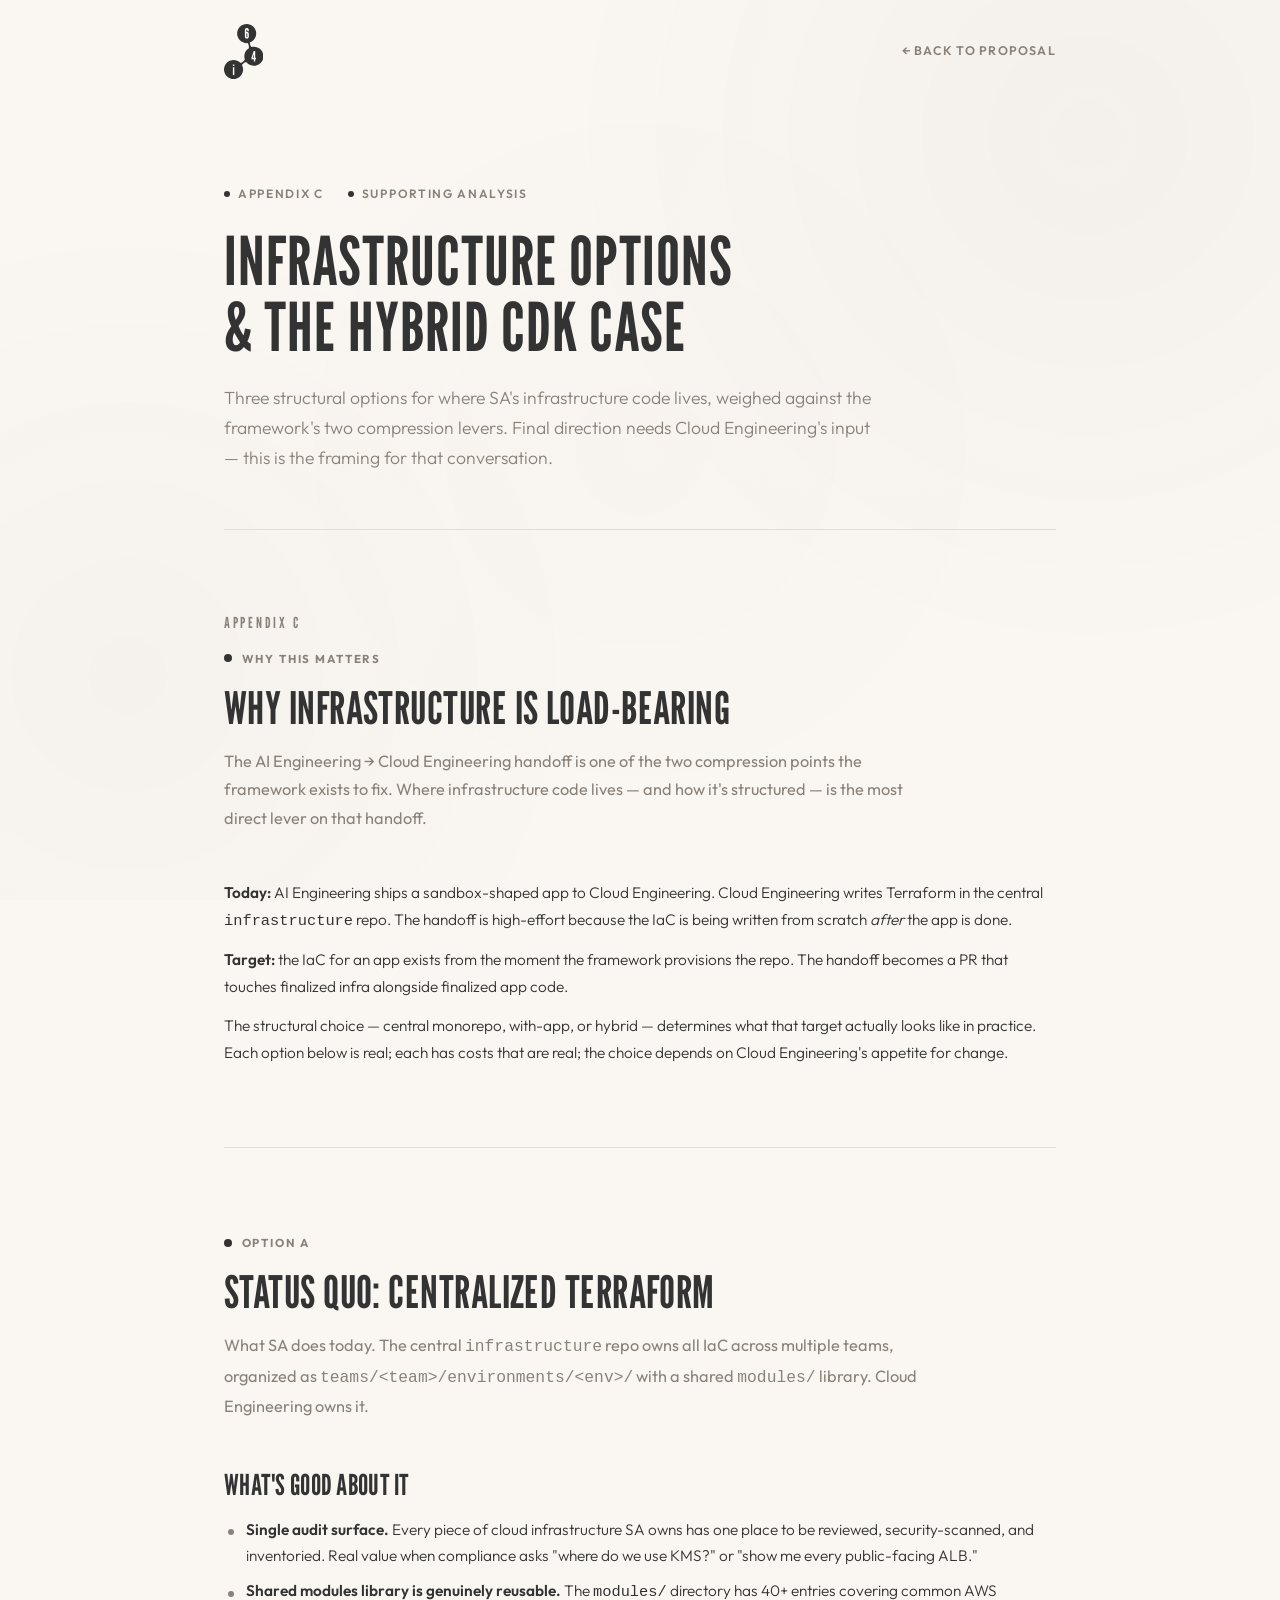
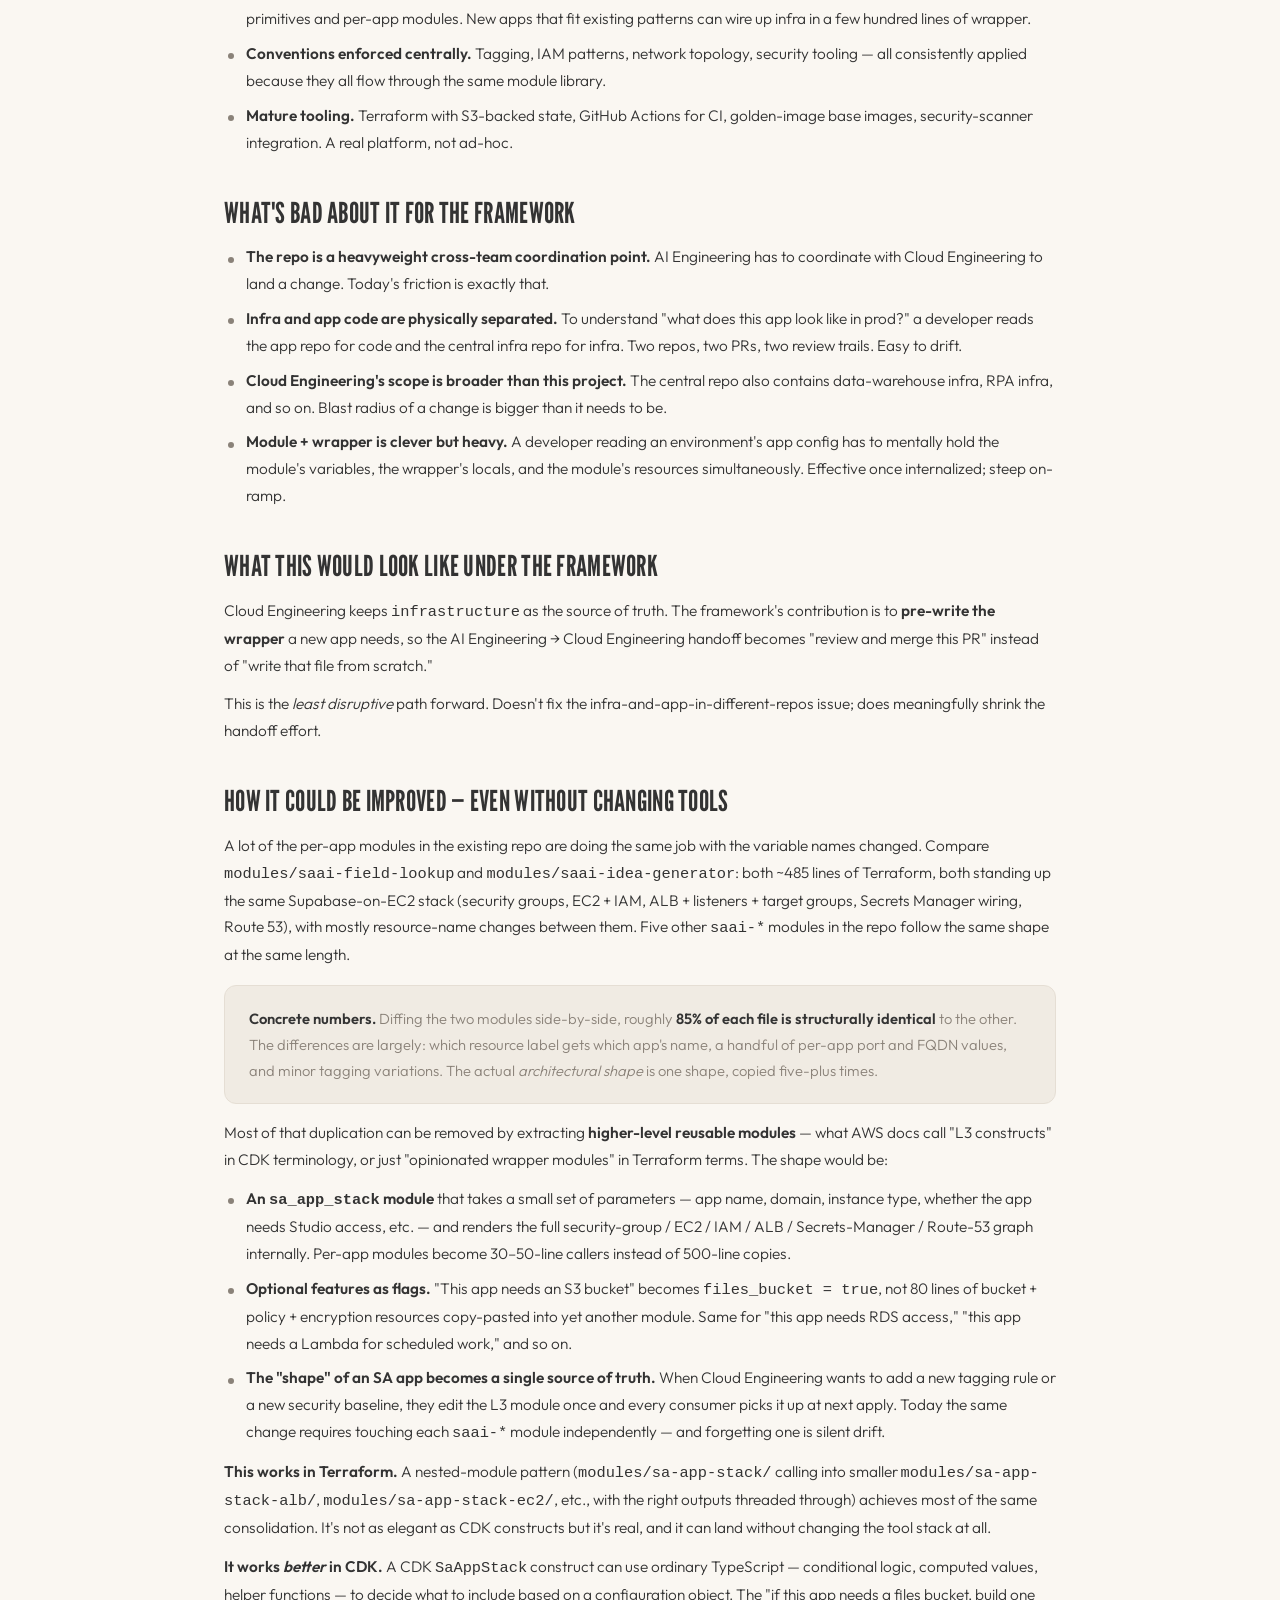
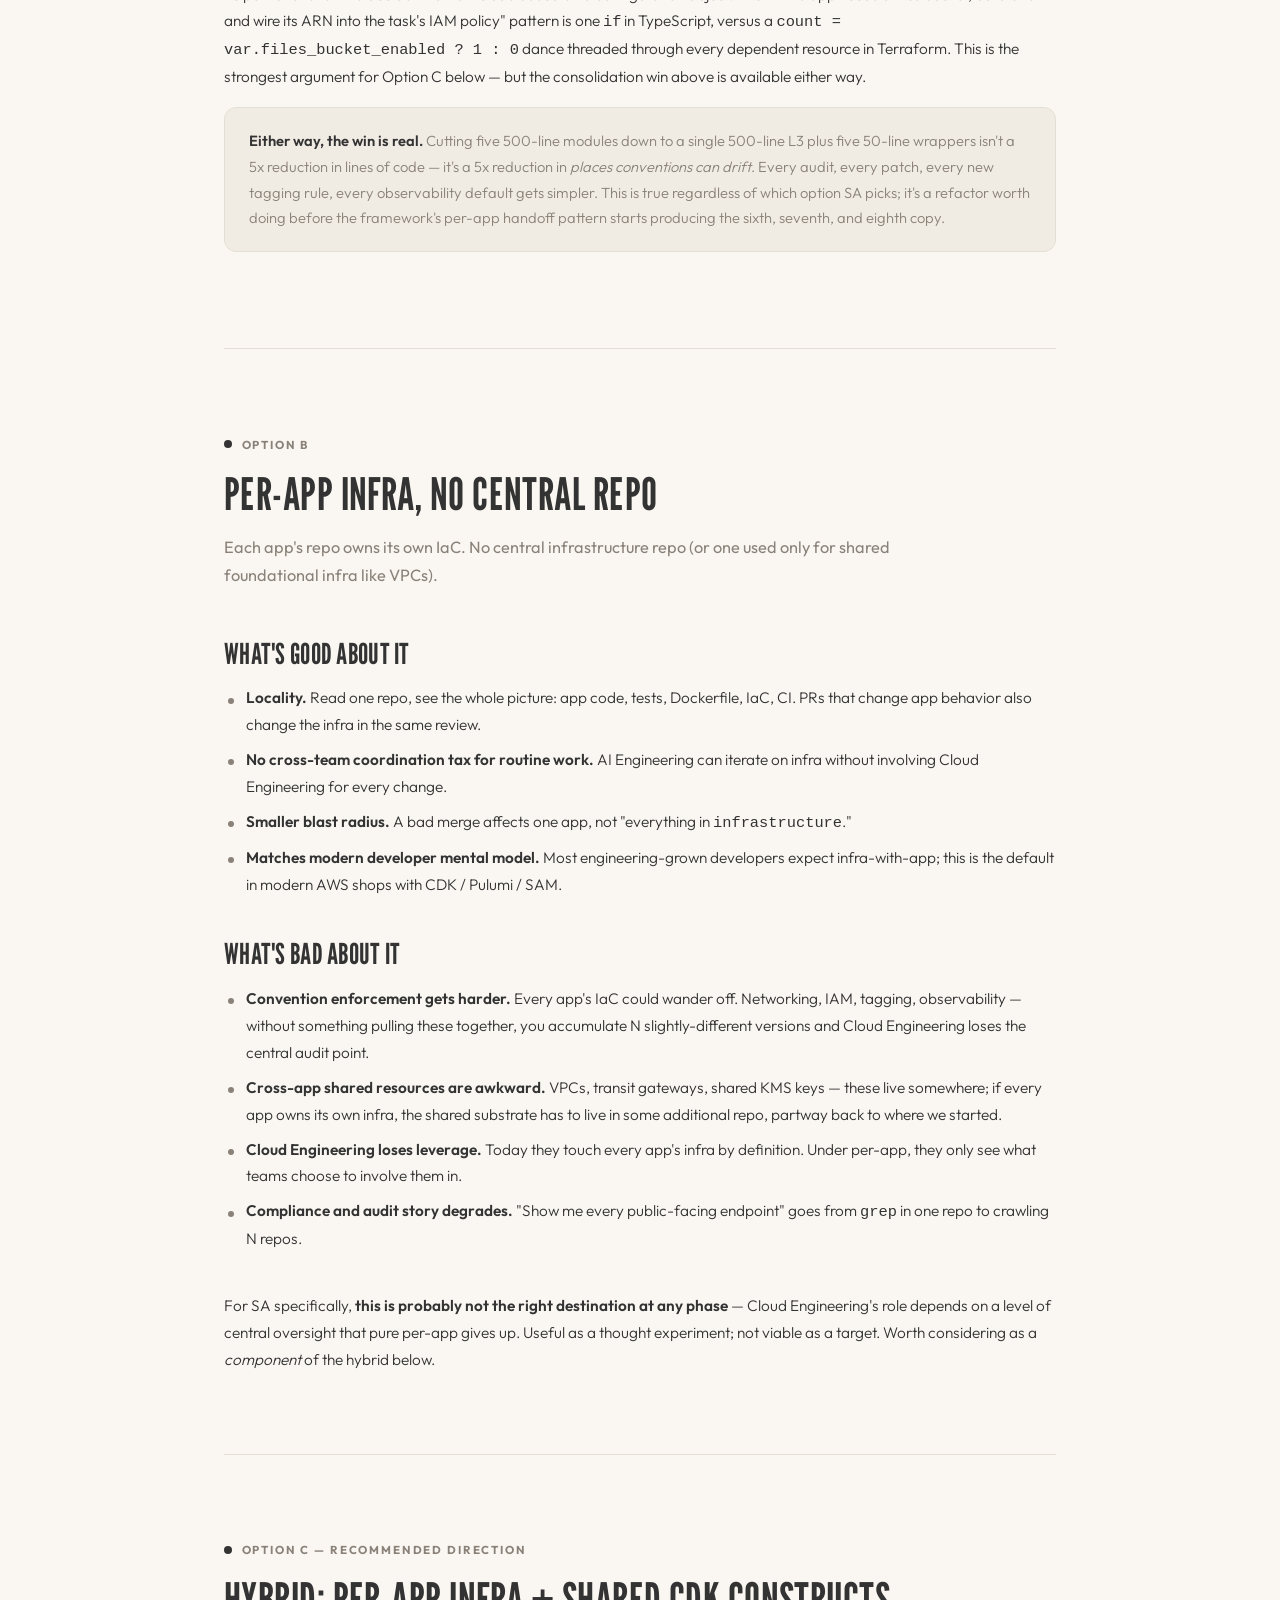
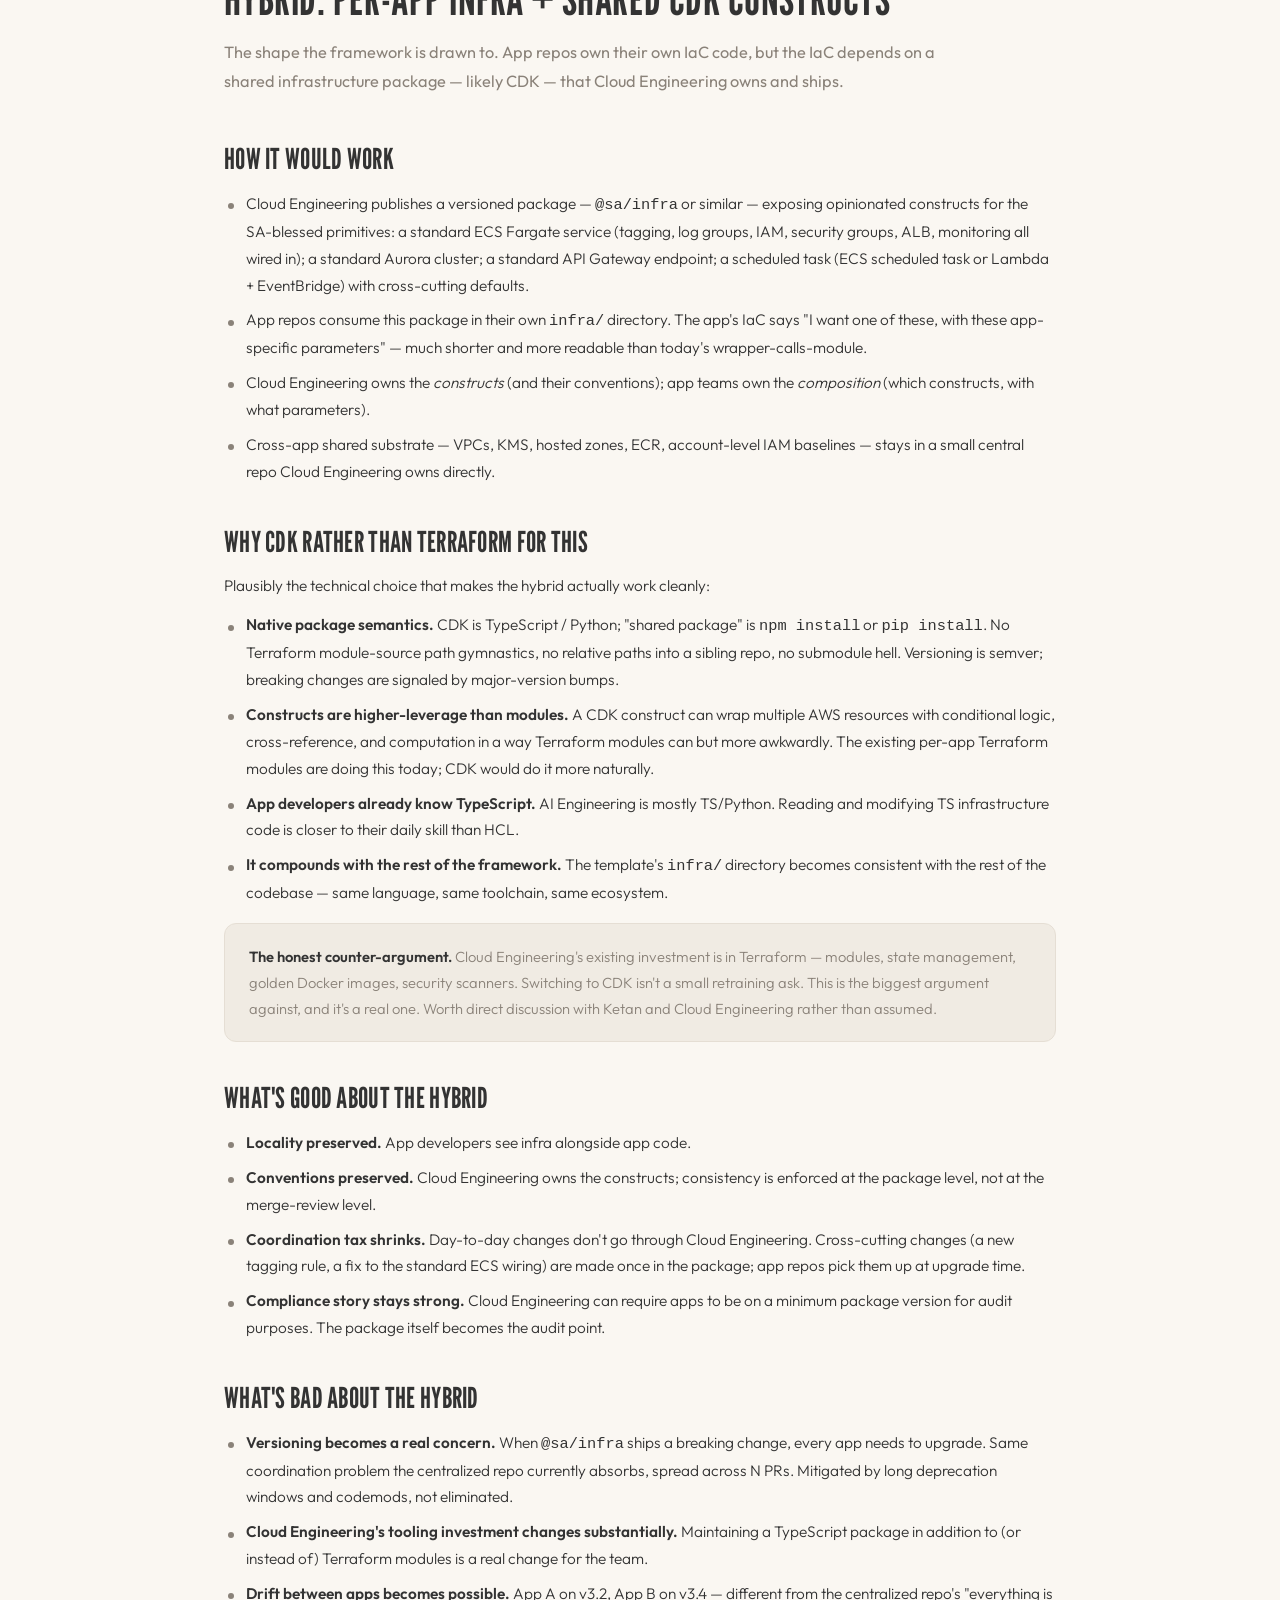
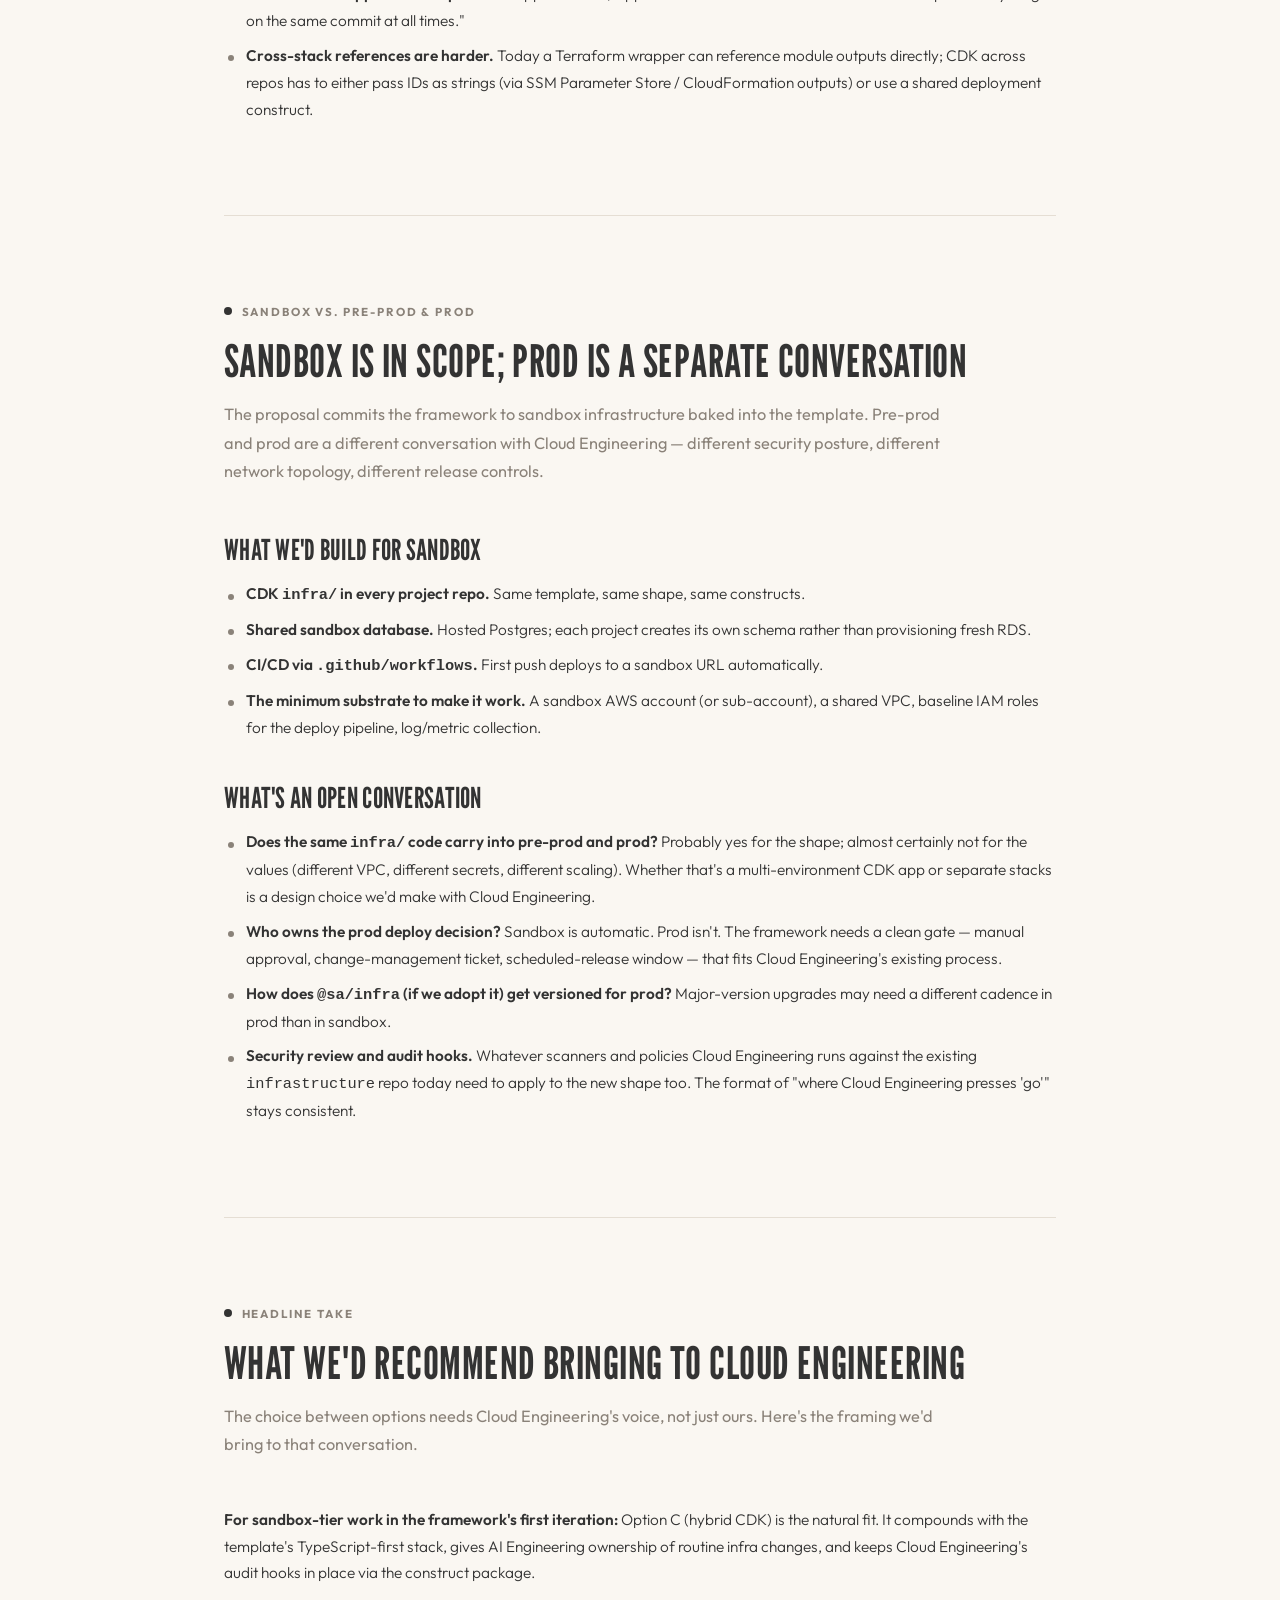
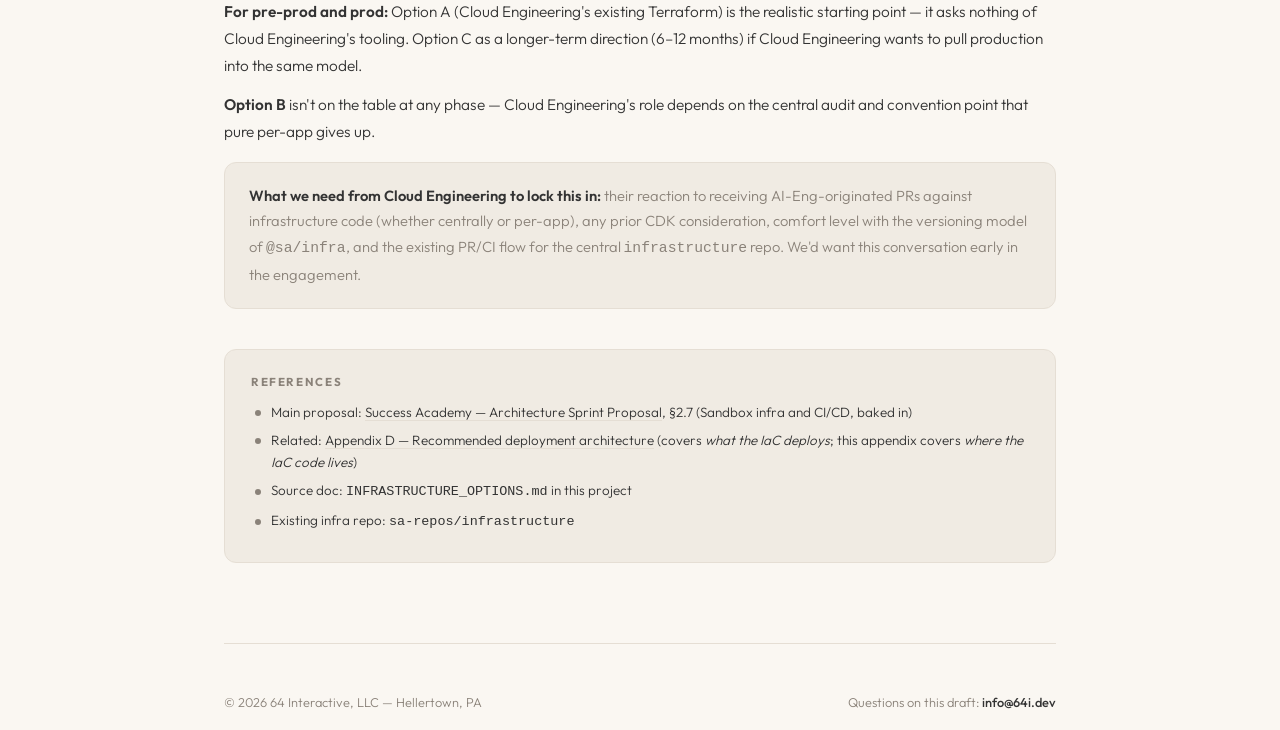
<file: clients/sa/appendix-c-infrastructure-options.html>
<!DOCTYPE html>
<html lang="en">
<head>
    <meta charset="UTF-8">
    <meta name="viewport" content="width=device-width, initial-scale=1.0">
    <title>Appendix C — Infrastructure Options &amp; the Hybrid CDK Case</title>
    <meta name="description" content="Three structural options for where SA's infrastructure code lives, weighed against the framework's goals.">
    <link rel="icon" type="image/svg+xml" href="data:image/svg+xml,<svg xmlns='http://www.w3.org/2000/svg' viewBox='0 0 100 100'><text y='.9em' font-size='90'>⬡</text></svg>">
    <link rel="preconnect" href="https://fonts.googleapis.com">
    <link rel="preconnect" href="https://fonts.gstatic.com" crossorigin>
    <link href="https://fonts.googleapis.com/css2?family=League+Gothic&family=Outfit:wght@300;400;500;600;700&display=swap" rel="stylesheet">
    <link rel="stylesheet" href="shared.css">
</head>
<body>
    <div class="container">
        <nav>
            <a href="/" class="logo" aria-label="64 Interactive">
                <svg viewBox="0 0 295 420" xmlns="http://www.w3.org/2000/svg">
                    <path fill="#FFFFFF" d="M166.266,286.816c2.121,2.875,4.479,5.635,7.082,8.236c28.014,28.012,73.43,28.01,101.441-0.006 c28.012-28.012,28.012-73.42,0-101.432c-18.66-18.66-45.031-24.871-68.844-18.674c-4.059-5.02-7.289-10.793-9.389-17.244 c-1.738-5.359-2.562-10.795-2.629-16.174c9.791-3.455,18.98-9.092,26.811-16.922c28.014-28.01,28.021-73.428,0.008-101.438 C192.74-4.842,147.318-4.842,119.307,23.17c-28.01,28.012-28.004,73.43,0,101.436c15.914,15.912,37.447,22.771,58.213,20.602 c2.807,4.129,5.104,8.688,6.717,13.656c2.645,8.129,3.244,16.451,2.123,24.467c-4.623,2.861-8.994,6.275-13.006,10.285 c-20.096,20.1-25.773,49.15-17.035,74.305c-3.49,6.557-8.303,12.475-14.475,17.285c-5.543,4.316-11.674,7.377-18.076,9.266 c-0.441-0.461-0.869-0.934-1.324-1.391c-28.01-28.012-73.42-28.016-101.432-0.004c-28.01,28.02-28.02,73.43-0.006,101.445 c28.004,28.002,73.428,28.002,101.438-0.014c22.928-22.926,27.072-57.506,12.471-84.66c3.223-5.033,7.277-9.602,12.223-13.463 C152.984,291.83,159.486,288.67,166.266,286.816"/>
                    <path fill="#333333" d="M166.266,284.656c2.121,2.875,4.479,5.635,7.082,8.236c28.014,28.012,73.43,28.01,101.441-0.006 c28.012-28.012,28.012-73.42,0-101.432c-18.66-18.66-45.031-24.871-68.844-18.674c-4.059-5.02-7.289-10.793-9.389-17.244 c-1.738-5.359-2.562-10.795-2.629-16.174c9.791-3.455,18.98-9.092,26.811-16.922c28.014-28.01,28.021-73.428,0.008-101.438 C192.74-7.002,147.318-7.002,119.307,21.01c-28.01,28.012-28.004,73.43,0,101.436c15.914,15.912,37.447,22.771,58.213,20.602 c2.807,4.129,5.104,8.688,6.717,13.656c2.645,8.129,3.244,16.451,2.123,24.467c-4.623,2.861-8.994,6.275-13.006,10.285 c-20.096,20.1-25.773,49.15-17.035,74.305c-3.49,6.557-8.303,12.475-14.475,17.285c-5.543,4.316-11.674,7.377-18.076,9.266 c-0.441-0.461-0.869-0.934-1.324-1.391c-28.01-28.012-73.42-28.016-101.432-0.004c-28.01,28.02-28.02,73.43-0.006,101.445 c28.004,28.002,73.428,28.002,101.438-0.014c22.928-22.926,27.072-57.506,12.471-84.66c3.223-5.033,7.277-9.602,12.223-13.463 C152.984,289.67,159.486,286.51,166.266,284.656"/>
                    <path fill="#FFFFFF" d="M186.188,92.802c0,3.687-0.948,16.748-14.852,16.748s-14.852-13.061-14.852-16.748V48.773 c0-5.477,0.632-18.328,14.852-18.328s14.852,12.851,14.852,18.328v4.845h-11.376c0-10.428-0.21-13.271-3.476-13.271 c-2.844,0-3.476,2.528-3.476,8.426v13.798c1.896-1.159,3.687-1.896,5.688-1.896c11.692,0,12.64,12.008,12.64,16.327V92.802z M171.335,99.648c2.423,0,3.476-2.528,3.476-3.476V73c0-0.948-1.053-3.476-3.476-3.476c-2.422,0-3.371,2.106-3.476,3.16v23.489 C167.86,97.121,168.702,99.648,171.335,99.648z"/>
                    <path fill="#FFFFFF" d="M223.683,263.639h-17.591v-10.006l16.643-50.559h11.376v50.559h5.267v10.006h-5.267v16.854h-10.428 V263.639z M215.782,253.633h7.9v-24.227v-2.317h-0.632l-0.632,2.317L215.782,253.633z"/>
                    <path fill="#FFFFFF" d="M66.622,304.591H77.26v10.639H66.622V304.591z M66.622,382.01v-57.616H77.26v57.616H66.622z"/>
                </svg>
            </a>
            <a href="proposal.html" class="back-link">← Back to proposal</a>
        </nav>

        <section class="hero">
            <div class="doc-meta">
                <span>Appendix C</span>
                <span>Supporting analysis</span>
            </div>
            <h1>Infrastructure options<br>&amp; the hybrid CDK case</h1>
            <p class="hero-lede">Three structural options for where SA's infrastructure code lives, weighed against the framework's two compression levers. Final direction needs Cloud Engineering's input — this is the framing for that conversation.</p>
        </section>

        <section class="appendix-section">
            <div class="phase-marker">Appendix C</div>
            <div class="section-label">Why This Matters</div>
            <h2 class="section-title">Why infrastructure is load-bearing</h2>
            <p class="section-lede">The AI Engineering → Cloud Engineering handoff is one of the two compression points the framework exists to fix. Where infrastructure code lives — and how it's structured — is the most direct lever on that handoff.</p>

            <div class="subsection">
                <p><strong>Today:</strong> AI Engineering ships a sandbox-shaped app to Cloud Engineering. Cloud Engineering writes Terraform in the central <code>infrastructure</code> repo. The handoff is high-effort because the IaC is being written from scratch <em>after</em> the app is done.</p>
                <p><strong>Target:</strong> the IaC for an app exists from the moment the framework provisions the repo. The handoff becomes a PR that touches finalized infra alongside finalized app code.</p>
                <p>The structural choice — central monorepo, with-app, or hybrid — determines what that target actually looks like in practice. Each option below is real; each has costs that are real; the choice depends on Cloud Engineering's appetite for change.</p>
            </div>
        </section>

        <section class="appendix-section">
            <div class="section-label">Option A</div>
            <h2 class="section-title">Status quo: centralized Terraform</h2>
            <p class="section-lede">What SA does today. The central <code>infrastructure</code> repo owns all IaC across multiple teams, organized as <code>teams/&lt;team&gt;/environments/&lt;env&gt;/</code> with a shared <code>modules/</code> library. Cloud Engineering owns it.</p>

            <div class="subsection">
                <h3 class="subsection-title major">What's good about it</h3>
                <ul>
                    <li><strong>Single audit surface.</strong> Every piece of cloud infrastructure SA owns has one place to be reviewed, security-scanned, and inventoried. Real value when compliance asks "where do we use KMS?" or "show me every public-facing ALB."</li>
                    <li><strong>Shared modules library is genuinely reusable.</strong> The <code>modules/</code> directory has 40+ entries covering common AWS primitives and per-app modules. New apps that fit existing patterns can wire up infra in a few hundred lines of wrapper.</li>
                    <li><strong>Conventions enforced centrally.</strong> Tagging, IAM patterns, network topology, security tooling — all consistently applied because they all flow through the same module library.</li>
                    <li><strong>Mature tooling.</strong> Terraform with S3-backed state, GitHub Actions for CI, golden-image base images, security-scanner integration. A real platform, not ad-hoc.</li>
                </ul>
            </div>

            <div class="subsection">
                <h3 class="subsection-title major">What's bad about it for the framework</h3>
                <ul>
                    <li><strong>The repo is a heavyweight cross-team coordination point.</strong> AI Engineering has to coordinate with Cloud Engineering to land a change. Today's friction is exactly that.</li>
                    <li><strong>Infra and app code are physically separated.</strong> To understand "what does this app look like in prod?" a developer reads the app repo for code and the central infra repo for infra. Two repos, two PRs, two review trails. Easy to drift.</li>
                    <li><strong>Cloud Engineering's scope is broader than this project.</strong> The central repo also contains data-warehouse infra, RPA infra, and so on. Blast radius of a change is bigger than it needs to be.</li>
                    <li><strong>Module + wrapper is clever but heavy.</strong> A developer reading an environment's app config has to mentally hold the module's variables, the wrapper's locals, and the module's resources simultaneously. Effective once internalized; steep on-ramp.</li>
                </ul>
            </div>

            <div class="subsection">
                <h3 class="subsection-title major">What this would look like under the framework</h3>
                <p>Cloud Engineering keeps <code>infrastructure</code> as the source of truth. The framework's contribution is to <strong>pre-write the wrapper</strong> a new app needs, so the AI Engineering → Cloud Engineering handoff becomes "review and merge this PR" instead of "write that file from scratch."</p>
                <p>This is the <em>least disruptive</em> path forward. Doesn't fix the infra-and-app-in-different-repos issue; does meaningfully shrink the handoff effort.</p>
            </div>

            <div class="subsection">
                <h3 class="subsection-title major">How it could be improved — even without changing tools</h3>
                <p>A lot of the per-app modules in the existing repo are doing the same job with the variable names changed. Compare <code>modules/saai-field-lookup</code> and <code>modules/saai-idea-generator</code>: both ~485 lines of Terraform, both standing up the same Supabase-on-EC2 stack (security groups, EC2 + IAM, ALB + listeners + target groups, Secrets Manager wiring, Route 53), with mostly resource-name changes between them. Five other <code>saai-*</code> modules in the repo follow the same shape at the same length.</p>

                <div class="callout">
                    <p><strong>Concrete numbers.</strong> Diffing the two modules side-by-side, roughly <strong>85% of each file is structurally identical</strong> to the other. The differences are largely: which resource label gets which app's name, a handful of per-app port and FQDN values, and minor tagging variations. The actual <em>architectural shape</em> is one shape, copied five-plus times.</p>
                </div>

                <p>Most of that duplication can be removed by extracting <strong>higher-level reusable modules</strong> — what AWS docs call "L3 constructs" in CDK terminology, or just "opinionated wrapper modules" in Terraform terms. The shape would be:</p>
                <ul>
                    <li><strong>An <code>sa_app_stack</code> module</strong> that takes a small set of parameters — app name, domain, instance type, whether the app needs Studio access, etc. — and renders the full security-group / EC2 / IAM / ALB / Secrets-Manager / Route-53 graph internally. Per-app modules become 30–50-line callers instead of 500-line copies.</li>
                    <li><strong>Optional features as flags.</strong> "This app needs an S3 bucket" becomes <code>files_bucket = true</code>, not 80 lines of bucket + policy + encryption resources copy-pasted into yet another module. Same for "this app needs RDS access," "this app needs a Lambda for scheduled work," and so on.</li>
                    <li><strong>The "shape" of an SA app becomes a single source of truth.</strong> When Cloud Engineering wants to add a new tagging rule or a new security baseline, they edit the L3 module once and every consumer picks it up at next apply. Today the same change requires touching each <code>saai-*</code> module independently — and forgetting one is silent drift.</li>
                </ul>

                <p><strong>This works in Terraform.</strong> A nested-module pattern (<code>modules/sa-app-stack/</code> calling into smaller <code>modules/sa-app-stack-alb/</code>, <code>modules/sa-app-stack-ec2/</code>, etc., with the right outputs threaded through) achieves most of the same consolidation. It's not as elegant as CDK constructs but it's real, and it can land without changing the tool stack at all.</p>

                <p><strong>It works <em>better</em> in CDK.</strong> A CDK <code>SaAppStack</code> construct can use ordinary TypeScript — conditional logic, computed values, helper functions — to decide what to include based on a configuration object. The "if this app needs a files bucket, build one and wire its ARN into the task's IAM policy" pattern is one <code>if</code> in TypeScript, versus a <code>count = var.files_bucket_enabled ? 1 : 0</code> dance threaded through every dependent resource in Terraform. This is the strongest argument for Option C below — but the consolidation win above is available either way.</p>

                <div class="callout">
                    <p><strong>Either way, the win is real.</strong> Cutting five 500-line modules down to a single 500-line L3 plus five 50-line wrappers isn't a 5x reduction in lines of code — it's a 5x reduction in <em>places conventions can drift</em>. Every audit, every patch, every new tagging rule, every observability default gets simpler. This is true regardless of which option SA picks; it's a refactor worth doing before the framework's per-app handoff pattern starts producing the sixth, seventh, and eighth copy.</p>
                </div>
            </div>
        </section>

        <section class="appendix-section">
            <div class="section-label">Option B</div>
            <h2 class="section-title">Per-app infra, no central repo</h2>
            <p class="section-lede">Each app's repo owns its own IaC. No central infrastructure repo (or one used only for shared foundational infra like VPCs).</p>

            <div class="subsection">
                <h3 class="subsection-title major">What's good about it</h3>
                <ul>
                    <li><strong>Locality.</strong> Read one repo, see the whole picture: app code, tests, Dockerfile, IaC, CI. PRs that change app behavior also change the infra in the same review.</li>
                    <li><strong>No cross-team coordination tax for routine work.</strong> AI Engineering can iterate on infra without involving Cloud Engineering for every change.</li>
                    <li><strong>Smaller blast radius.</strong> A bad merge affects one app, not "everything in <code>infrastructure</code>."</li>
                    <li><strong>Matches modern developer mental model.</strong> Most engineering-grown developers expect infra-with-app; this is the default in modern AWS shops with CDK / Pulumi / SAM.</li>
                </ul>
            </div>

            <div class="subsection">
                <h3 class="subsection-title major">What's bad about it</h3>
                <ul>
                    <li><strong>Convention enforcement gets harder.</strong> Every app's IaC could wander off. Networking, IAM, tagging, observability — without something pulling these together, you accumulate N slightly-different versions and Cloud Engineering loses the central audit point.</li>
                    <li><strong>Cross-app shared resources are awkward.</strong> VPCs, transit gateways, shared KMS keys — these live somewhere; if every app owns its own infra, the shared substrate has to live in some additional repo, partway back to where we started.</li>
                    <li><strong>Cloud Engineering loses leverage.</strong> Today they touch every app's infra by definition. Under per-app, they only see what teams choose to involve them in.</li>
                    <li><strong>Compliance and audit story degrades.</strong> "Show me every public-facing endpoint" goes from <code>grep</code> in one repo to crawling N repos.</li>
                </ul>
            </div>

            <div class="subsection">
                <p>For SA specifically, <strong>this is probably not the right destination at any phase</strong> — Cloud Engineering's role depends on a level of central oversight that pure per-app gives up. Useful as a thought experiment; not viable as a target. Worth considering as a <em>component</em> of the hybrid below.</p>
            </div>
        </section>

        <section class="appendix-section">
            <div class="section-label">Option C — Recommended Direction</div>
            <h2 class="section-title">Hybrid: per-app infra + shared CDK constructs</h2>
            <p class="section-lede">The shape the framework is drawn to. App repos own their own IaC code, but the IaC depends on a shared infrastructure package — likely CDK — that Cloud Engineering owns and ships.</p>

            <div class="subsection">
                <h3 class="subsection-title major">How it would work</h3>
                <ul>
                    <li>Cloud Engineering publishes a versioned package — <code>@sa/infra</code> or similar — exposing opinionated constructs for the SA-blessed primitives: a standard ECS Fargate service (tagging, log groups, IAM, security groups, ALB, monitoring all wired in); a standard Aurora cluster; a standard API Gateway endpoint; a scheduled task (ECS scheduled task or Lambda + EventBridge) with cross-cutting defaults.</li>
                    <li>App repos consume this package in their own <code>infra/</code> directory. The app's IaC says "I want one of these, with these app-specific parameters" — much shorter and more readable than today's wrapper-calls-module.</li>
                    <li>Cloud Engineering owns the <em>constructs</em> (and their conventions); app teams own the <em>composition</em> (which constructs, with what parameters).</li>
                    <li>Cross-app shared substrate — VPCs, KMS, hosted zones, ECR, account-level IAM baselines — stays in a small central repo Cloud Engineering owns directly.</li>
                </ul>
            </div>

            <div class="subsection">
                <h3 class="subsection-title major">Why CDK rather than Terraform for this</h3>
                <p>Plausibly the technical choice that makes the hybrid actually work cleanly:</p>
                <ul>
                    <li><strong>Native package semantics.</strong> CDK is TypeScript / Python; "shared package" is <code>npm install</code> or <code>pip install</code>. No Terraform module-source path gymnastics, no relative paths into a sibling repo, no submodule hell. Versioning is semver; breaking changes are signaled by major-version bumps.</li>
                    <li><strong>Constructs are higher-leverage than modules.</strong> A CDK construct can wrap multiple AWS resources with conditional logic, cross-reference, and computation in a way Terraform modules can but more awkwardly. The existing per-app Terraform modules are doing this today; CDK would do it more naturally.</li>
                    <li><strong>App developers already know TypeScript.</strong> AI Engineering is mostly TS/Python. Reading and modifying TS infrastructure code is closer to their daily skill than HCL.</li>
                    <li><strong>It compounds with the rest of the framework.</strong> The template's <code>infra/</code> directory becomes consistent with the rest of the codebase — same language, same toolchain, same ecosystem.</li>
                </ul>

                <div class="callout">
                    <p><strong>The honest counter-argument.</strong> Cloud Engineering's existing investment is in Terraform — modules, state management, golden Docker images, security scanners. Switching to CDK isn't a small retraining ask. This is the biggest argument against, and it's a real one. Worth direct discussion with Ketan and Cloud Engineering rather than assumed.</p>
                </div>
            </div>

            <div class="subsection">
                <h3 class="subsection-title major">What's good about the hybrid</h3>
                <ul>
                    <li><strong>Locality preserved.</strong> App developers see infra alongside app code.</li>
                    <li><strong>Conventions preserved.</strong> Cloud Engineering owns the constructs; consistency is enforced at the package level, not at the merge-review level.</li>
                    <li><strong>Coordination tax shrinks.</strong> Day-to-day changes don't go through Cloud Engineering. Cross-cutting changes (a new tagging rule, a fix to the standard ECS wiring) are made once in the package; app repos pick them up at upgrade time.</li>
                    <li><strong>Compliance story stays strong.</strong> Cloud Engineering can require apps to be on a minimum package version for audit purposes. The package itself becomes the audit point.</li>
                </ul>
            </div>

            <div class="subsection">
                <h3 class="subsection-title major">What's bad about the hybrid</h3>
                <ul>
                    <li><strong>Versioning becomes a real concern.</strong> When <code>@sa/infra</code> ships a breaking change, every app needs to upgrade. Same coordination problem the centralized repo currently absorbs, spread across N PRs. Mitigated by long deprecation windows and codemods, not eliminated.</li>
                    <li><strong>Cloud Engineering's tooling investment changes substantially.</strong> Maintaining a TypeScript package in addition to (or instead of) Terraform modules is a real change for the team.</li>
                    <li><strong>Drift between apps becomes possible.</strong> App A on v3.2, App B on v3.4 — different from the centralized repo's "everything is on the same commit at all times."</li>
                    <li><strong>Cross-stack references are harder.</strong> Today a Terraform wrapper can reference module outputs directly; CDK across repos has to either pass IDs as strings (via SSM Parameter Store / CloudFormation outputs) or use a shared deployment construct.</li>
                </ul>
            </div>
        </section>

        <section class="appendix-section">
            <div class="section-label">Sandbox vs. Pre-Prod &amp; Prod</div>
            <h2 class="section-title">Sandbox is in scope; prod is a separate conversation</h2>
            <p class="section-lede">The proposal commits the framework to sandbox infrastructure baked into the template. Pre-prod and prod are a different conversation with Cloud Engineering — different security posture, different network topology, different release controls.</p>

            <div class="subsection">
                <h3 class="subsection-title major">What we'd build for sandbox</h3>
                <ul>
                    <li><strong>CDK <code>infra/</code> in every project repo.</strong> Same template, same shape, same constructs.</li>
                    <li><strong>Shared sandbox database.</strong> Hosted Postgres; each project creates its own schema rather than provisioning fresh RDS.</li>
                    <li><strong>CI/CD via <code>.github/workflows</code>.</strong> First push deploys to a sandbox URL automatically.</li>
                    <li><strong>The minimum substrate to make it work.</strong> A sandbox AWS account (or sub-account), a shared VPC, baseline IAM roles for the deploy pipeline, log/metric collection.</li>
                </ul>
            </div>

            <div class="subsection">
                <h3 class="subsection-title major">What's an open conversation</h3>
                <ul>
                    <li><strong>Does the same <code>infra/</code> code carry into pre-prod and prod?</strong> Probably yes for the shape; almost certainly not for the values (different VPC, different secrets, different scaling). Whether that's a multi-environment CDK app or separate stacks is a design choice we'd make with Cloud Engineering.</li>
                    <li><strong>Who owns the prod deploy decision?</strong> Sandbox is automatic. Prod isn't. The framework needs a clean gate — manual approval, change-management ticket, scheduled-release window — that fits Cloud Engineering's existing process.</li>
                    <li><strong>How does <code>@sa/infra</code> (if we adopt it) get versioned for prod?</strong> Major-version upgrades may need a different cadence in prod than in sandbox.</li>
                    <li><strong>Security review and audit hooks.</strong> Whatever scanners and policies Cloud Engineering runs against the existing <code>infrastructure</code> repo today need to apply to the new shape too. The format of "where Cloud Engineering presses 'go'" stays consistent.</li>
                </ul>
            </div>
        </section>

        <section class="appendix-section">
            <div class="section-label">Headline Take</div>
            <h2 class="section-title">What we'd recommend bringing to Cloud Engineering</h2>
            <p class="section-lede">The choice between options needs Cloud Engineering's voice, not just ours. Here's the framing we'd bring to that conversation.</p>

            <div class="subsection">
                <p><strong>For sandbox-tier work in the framework's first iteration:</strong> Option C (hybrid CDK) is the natural fit. It compounds with the template's TypeScript-first stack, gives AI Engineering ownership of routine infra changes, and keeps Cloud Engineering's audit hooks in place via the construct package.</p>
                <p><strong>For pre-prod and prod:</strong> Option A (Cloud Engineering's existing Terraform) is the realistic starting point — it asks nothing of Cloud Engineering's tooling. Option C as a longer-term direction (6–12 months) if Cloud Engineering wants to pull production into the same model.</p>
                <p><strong>Option B</strong> isn't on the table at any phase — Cloud Engineering's role depends on the central audit and convention point that pure per-app gives up.</p>

                <div class="callout">
                    <p><strong>What we need from Cloud Engineering to lock this in:</strong> their reaction to receiving AI-Eng-originated PRs against infrastructure code (whether centrally or per-app), any prior CDK consideration, comfort level with the versioning model of <code>@sa/infra</code>, and the existing PR/CI flow for the central <code>infrastructure</code> repo. We'd want this conversation early in the engagement.</p>
                </div>
            </div>

            <div class="sources">
                <div class="sources-label">References</div>
                <ul>
                    <li>Main proposal: <a href="proposal.html">Success Academy — Architecture Sprint Proposal</a>, §2.7 (Sandbox infra and CI/CD, baked in)</li>
                    <li>Related: <a href="appendix-d-deployment-architecture.html">Appendix D — Recommended deployment architecture</a> (covers <em>what the IaC deploys</em>; this appendix covers <em>where the IaC code lives</em>)</li>
                    <li>Source doc: <code>INFRASTRUCTURE_OPTIONS.md</code> in this project</li>
                    <li>Existing infra repo: <code>sa-repos/infrastructure</code></li>
                </ul>
            </div>
        </section>

        <footer>
            <div class="copyright">&copy; 2026 64 Interactive, LLC &mdash; Hellertown, PA</div>
            <div class="contact-line">Questions on this draft: <a href="mailto:info@64i.dev">info@64i.dev</a></div>
        </footer>
    </div>
</body>
</html>
</file>
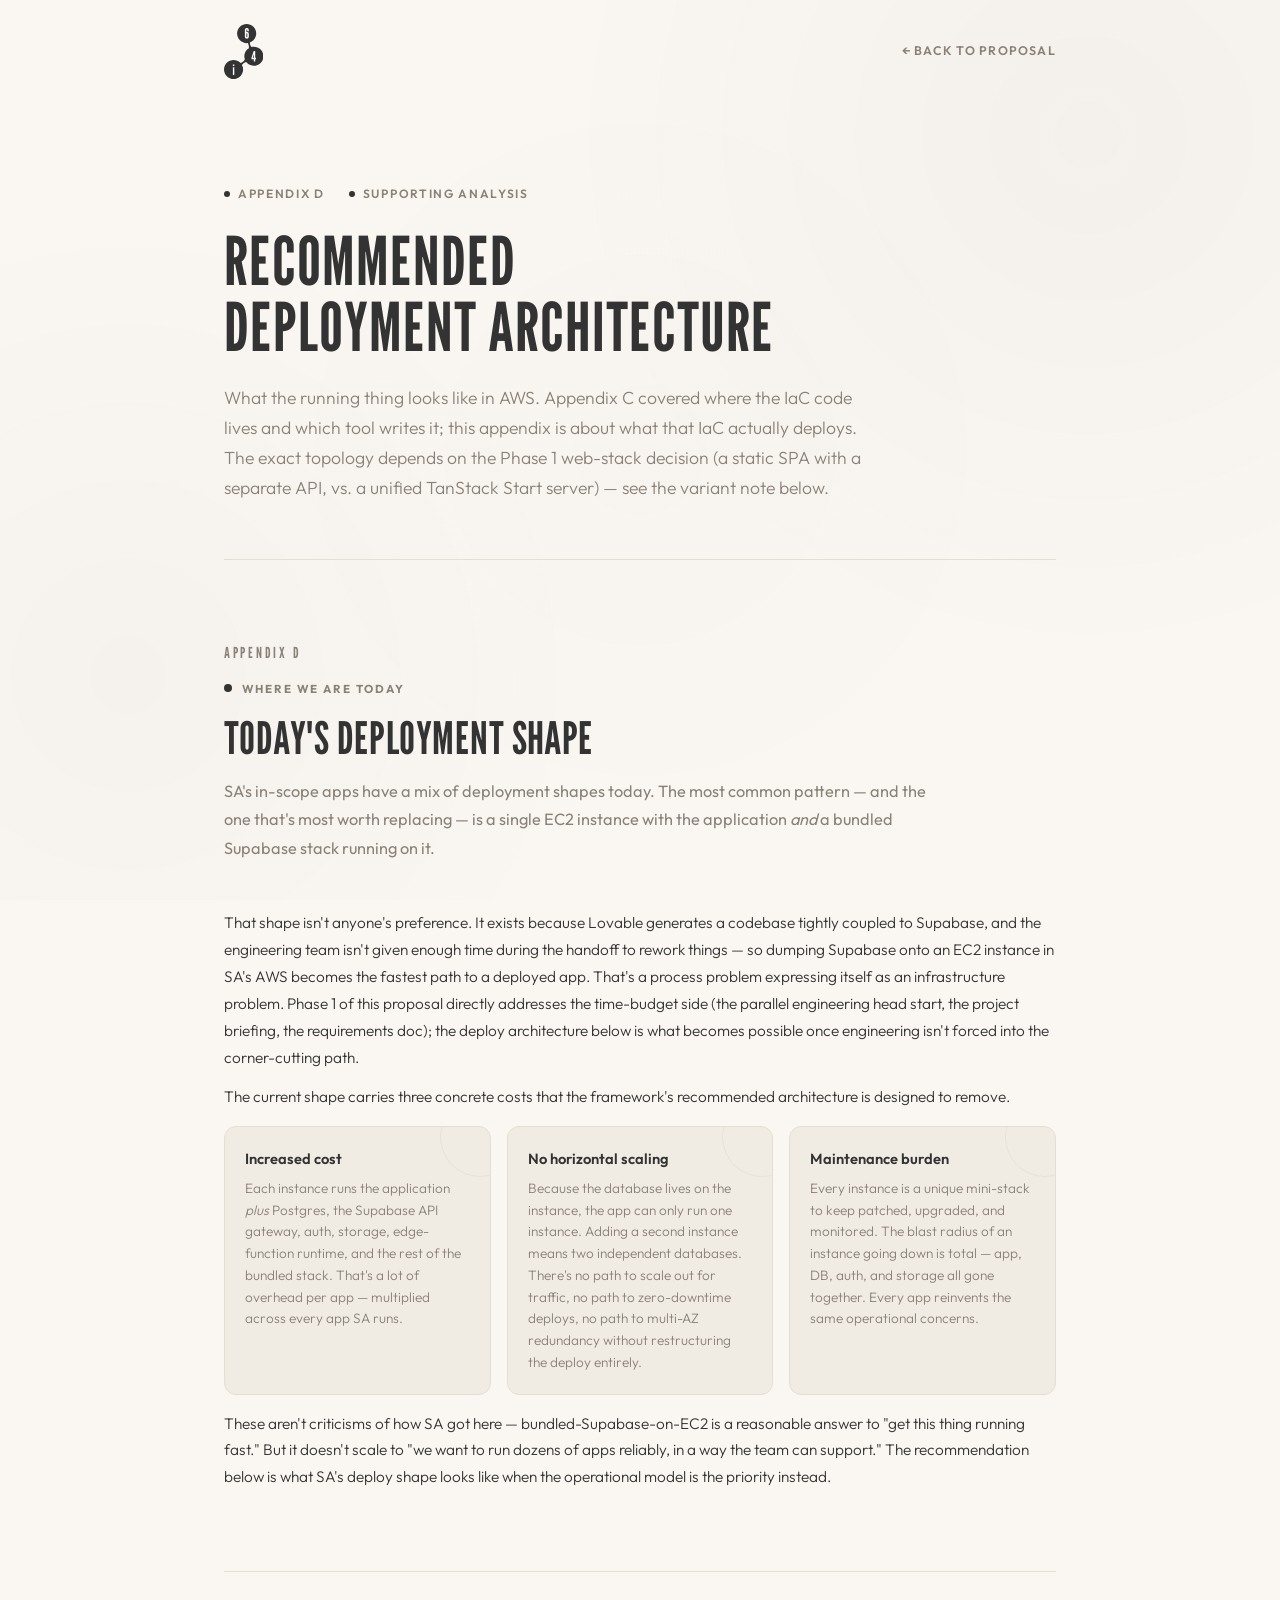
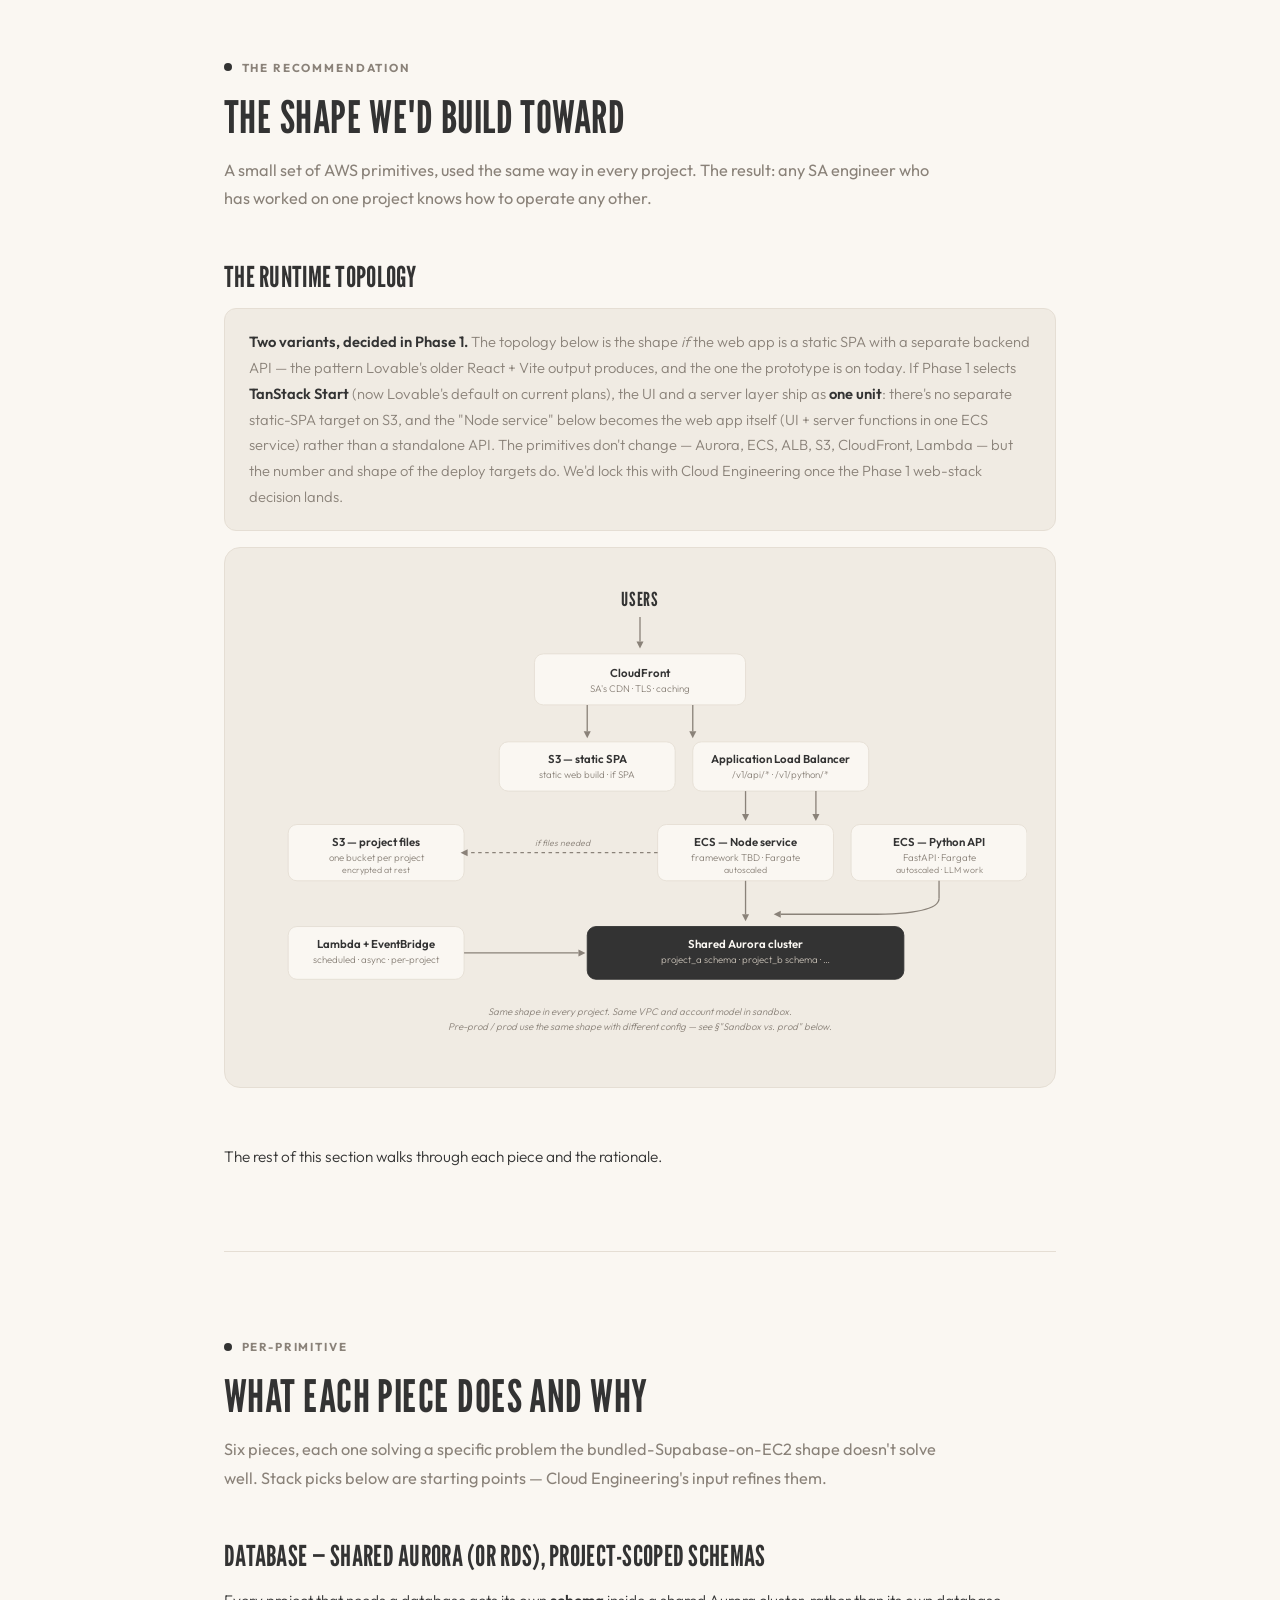
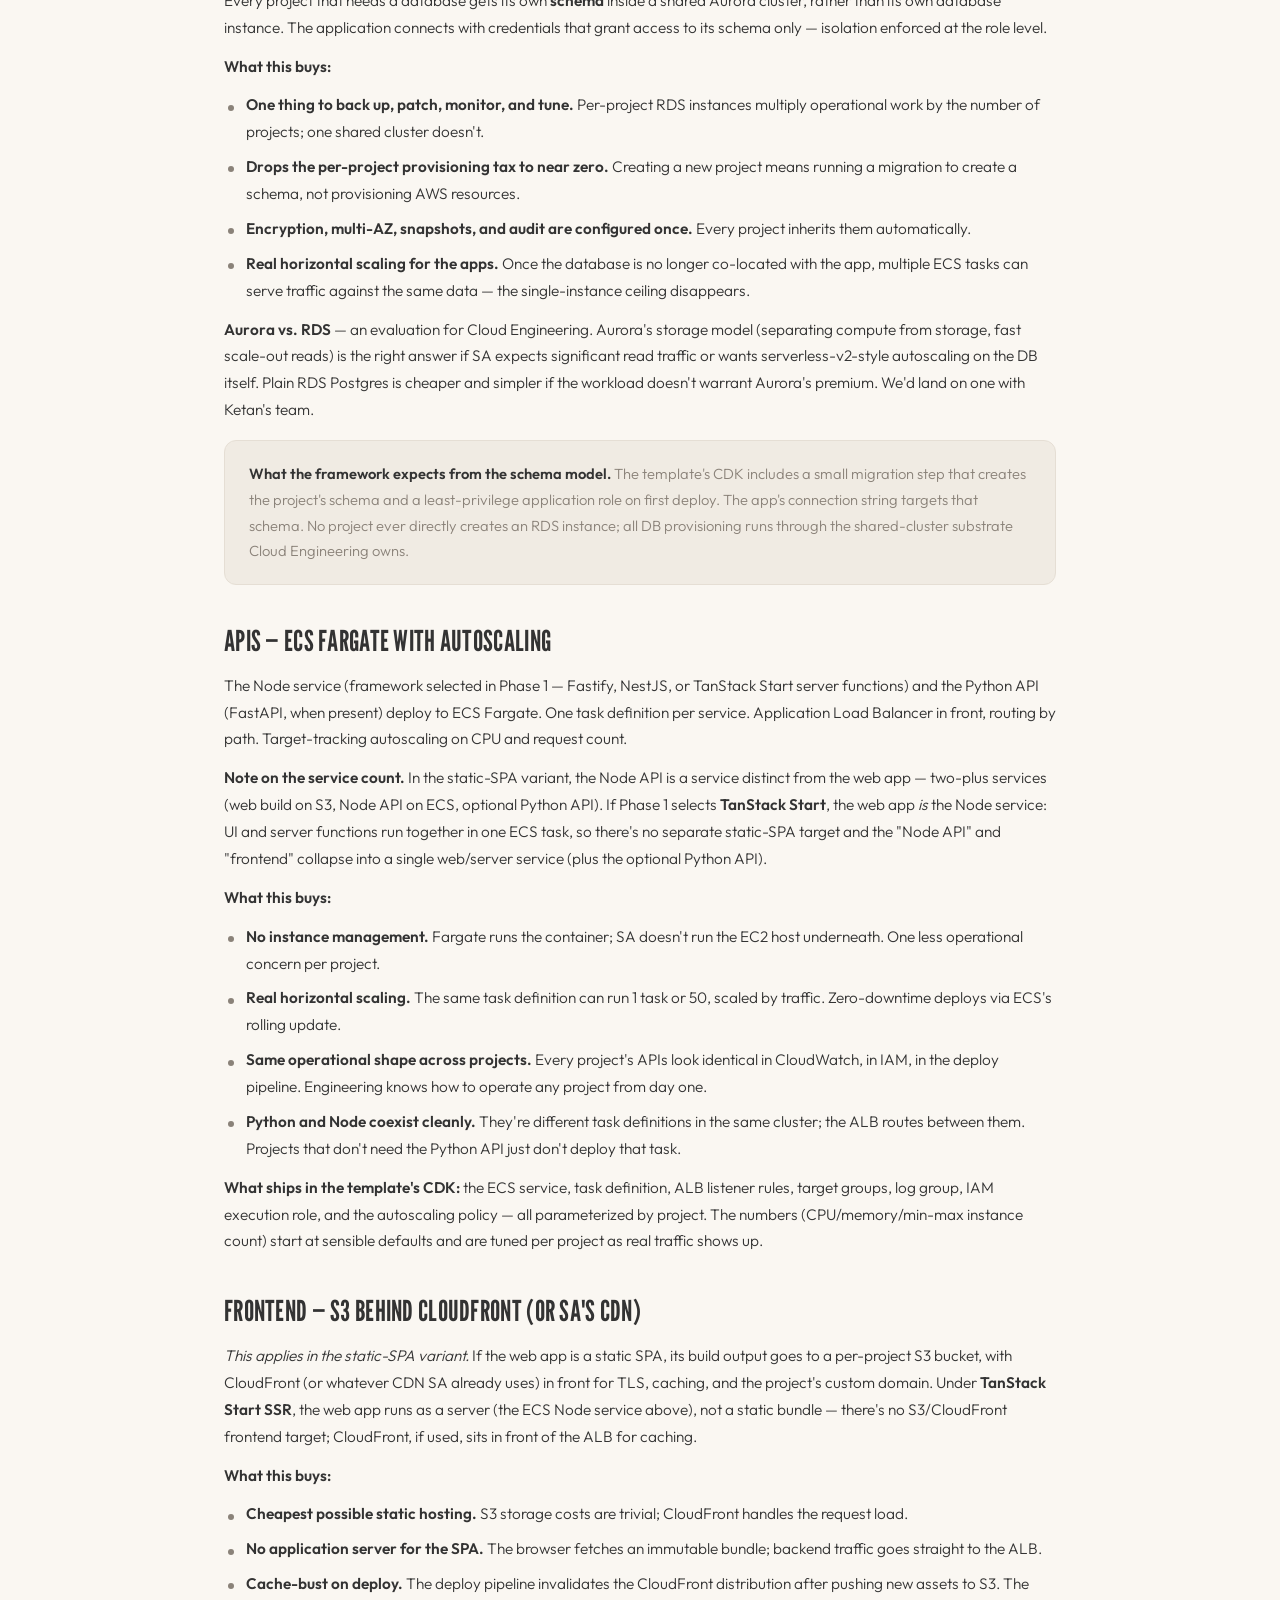
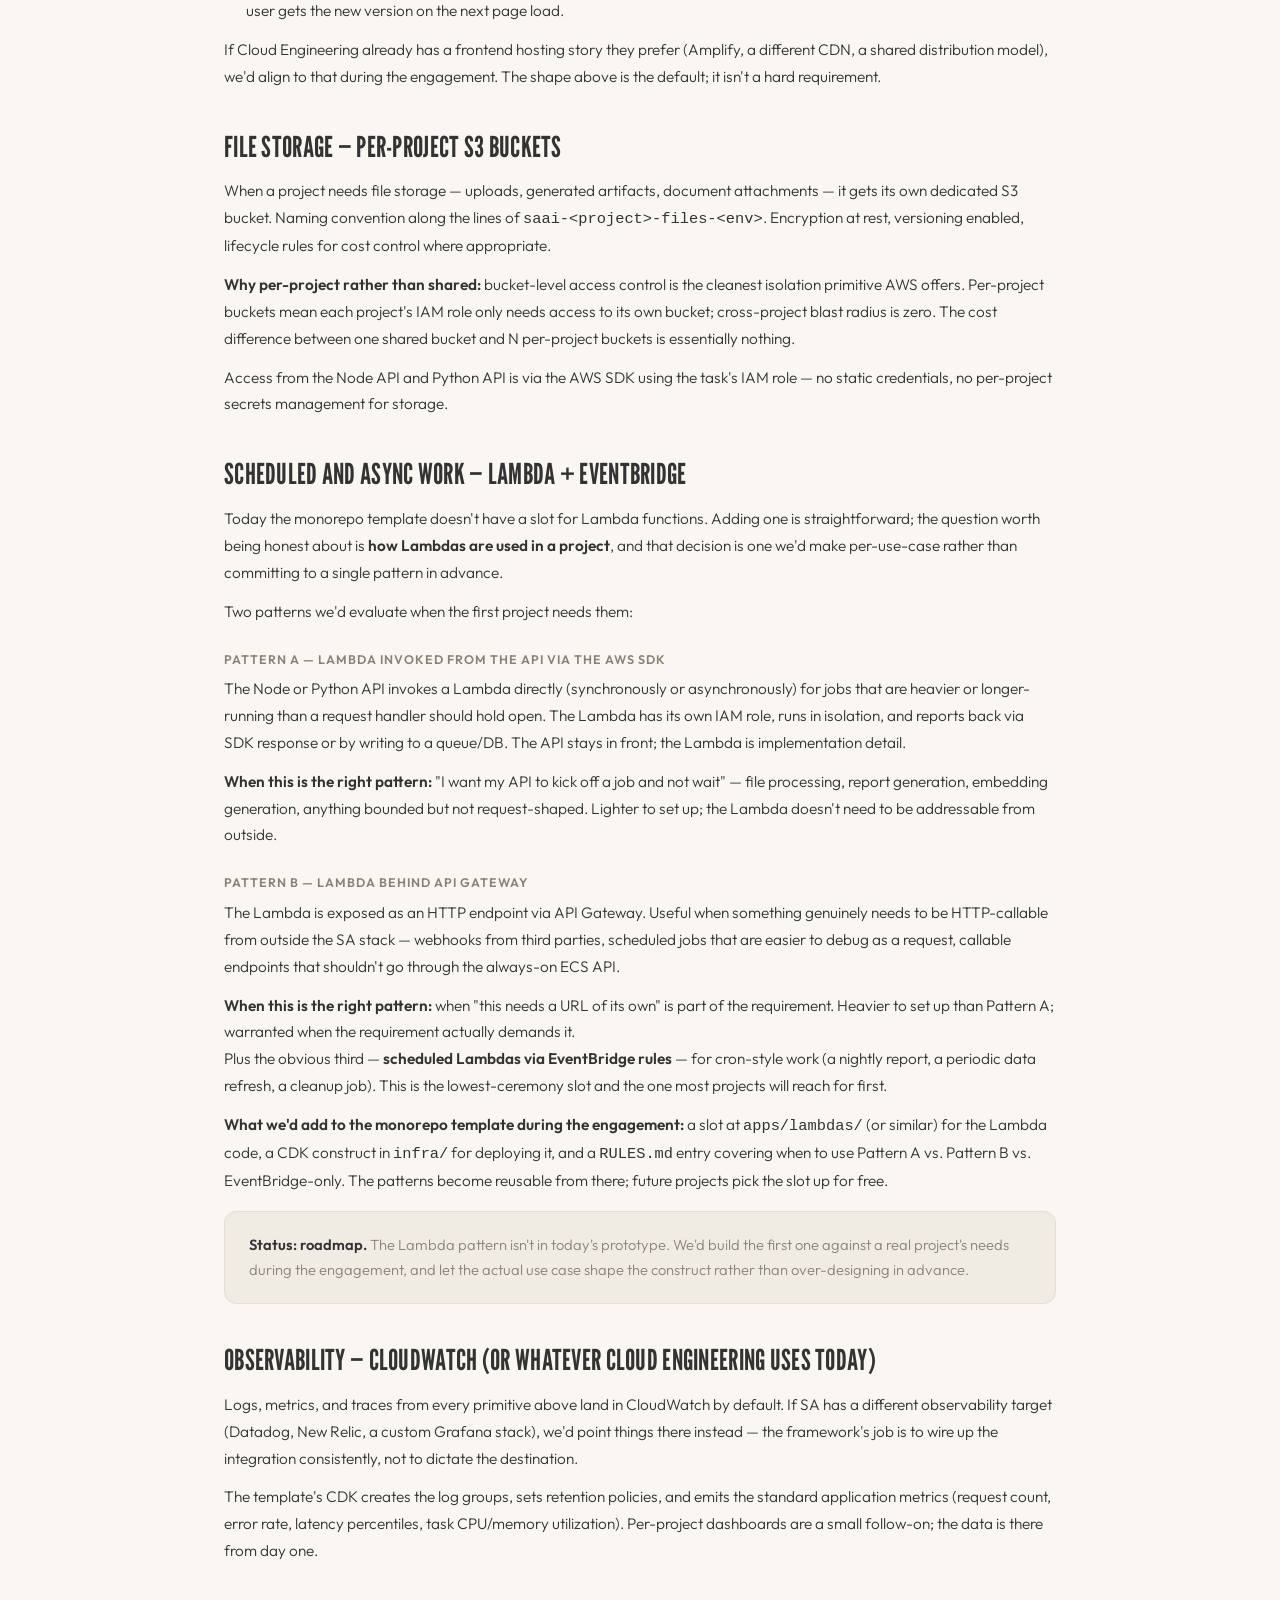
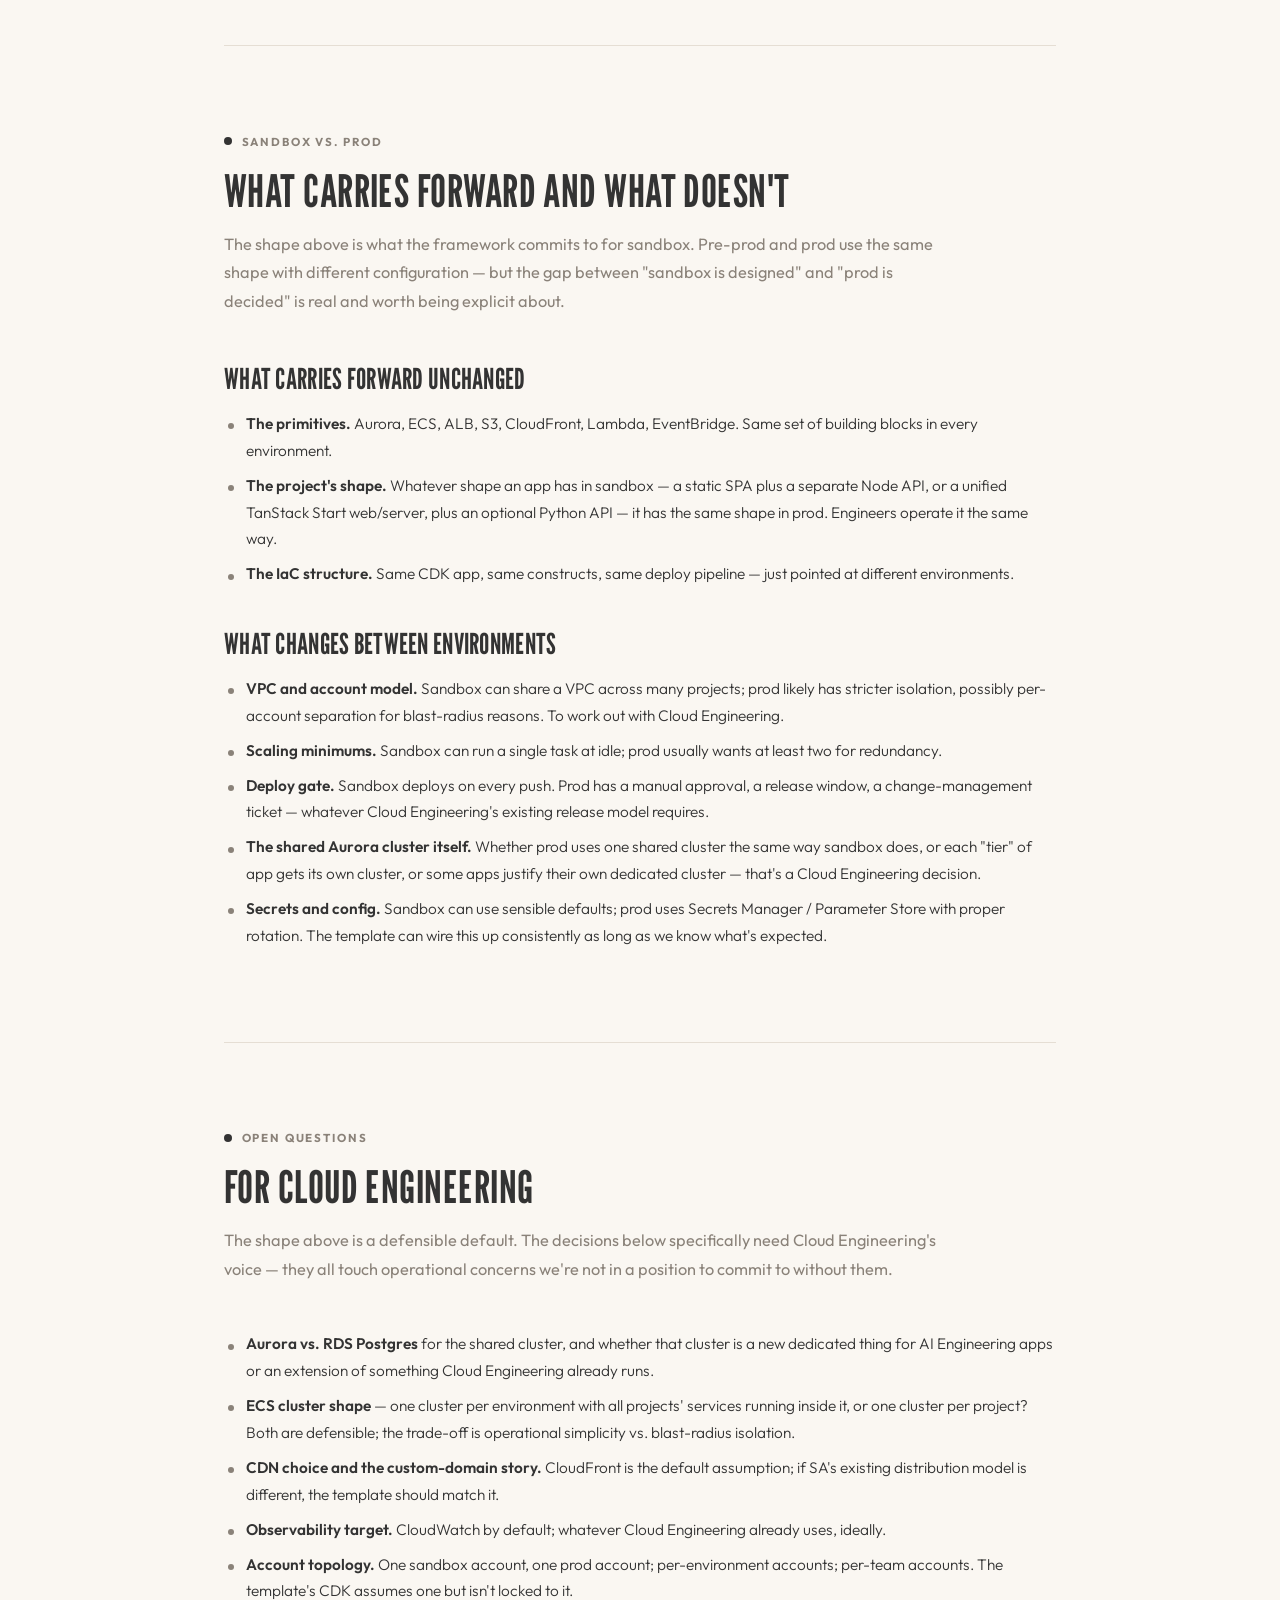
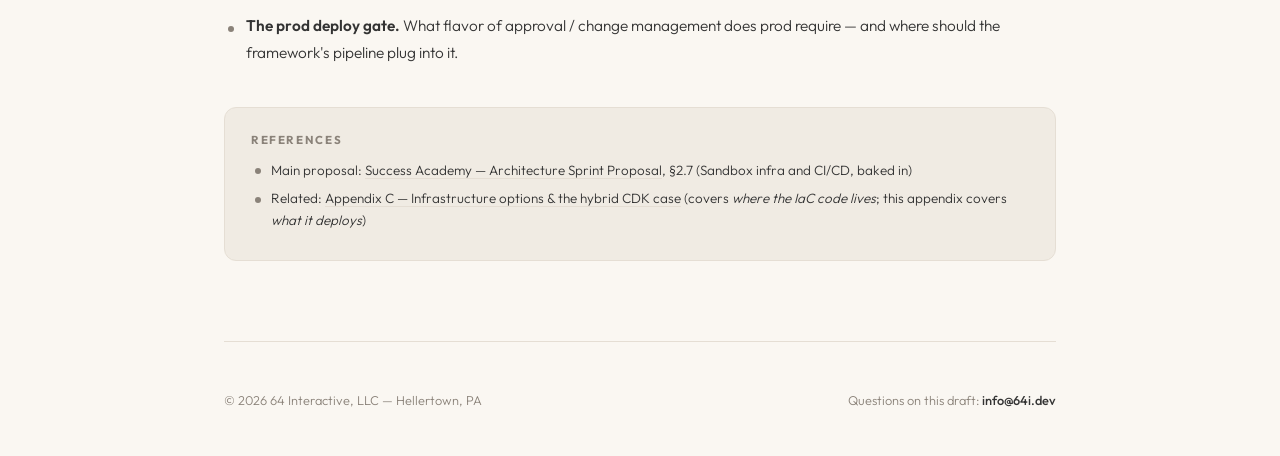
<file: clients/sa/appendix-d-deployment-architecture.html>
<!DOCTYPE html>
<html lang="en">
<head>
    <meta charset="UTF-8">
    <meta name="viewport" content="width=device-width, initial-scale=1.0">
    <title>Appendix D — Recommended Deployment Architecture</title>
    <meta name="description" content="What the running thing looks like in AWS: shared Aurora, ECS for APIs, CloudFront+S3 for the frontend, per-project S3 buckets, and a Lambda pattern for scheduled and async work.">
    <link rel="icon" type="image/svg+xml" href="data:image/svg+xml,<svg xmlns='http://www.w3.org/2000/svg' viewBox='0 0 100 100'><text y='.9em' font-size='90'>⬡</text></svg>">
    <link rel="preconnect" href="https://fonts.googleapis.com">
    <link rel="preconnect" href="https://fonts.gstatic.com" crossorigin>
    <link href="https://fonts.googleapis.com/css2?family=League+Gothic&family=Outfit:wght@300;400;500;600;700&display=swap" rel="stylesheet">
    <link rel="stylesheet" href="shared.css">
</head>
<body>
    <div class="container">
        <nav>
            <a href="/" class="logo" aria-label="64 Interactive">
                <svg viewBox="0 0 295 420" xmlns="http://www.w3.org/2000/svg">
                    <path fill="#FFFFFF" d="M166.266,286.816c2.121,2.875,4.479,5.635,7.082,8.236c28.014,28.012,73.43,28.01,101.441-0.006 c28.012-28.012,28.012-73.42,0-101.432c-18.66-18.66-45.031-24.871-68.844-18.674c-4.059-5.02-7.289-10.793-9.389-17.244 c-1.738-5.359-2.562-10.795-2.629-16.174c9.791-3.455,18.98-9.092,26.811-16.922c28.014-28.01,28.021-73.428,0.008-101.438 C192.74-4.842,147.318-4.842,119.307,23.17c-28.01,28.012-28.004,73.43,0,101.436c15.914,15.912,37.447,22.771,58.213,20.602 c2.807,4.129,5.104,8.688,6.717,13.656c2.645,8.129,3.244,16.451,2.123,24.467c-4.623,2.861-8.994,6.275-13.006,10.285 c-20.096,20.1-25.773,49.15-17.035,74.305c-3.49,6.557-8.303,12.475-14.475,17.285c-5.543,4.316-11.674,7.377-18.076,9.266 c-0.441-0.461-0.869-0.934-1.324-1.391c-28.01-28.012-73.42-28.016-101.432-0.004c-28.01,28.02-28.02,73.43-0.006,101.445 c28.004,28.002,73.428,28.002,101.438-0.014c22.928-22.926,27.072-57.506,12.471-84.66c3.223-5.033,7.277-9.602,12.223-13.463 C152.984,291.83,159.486,288.67,166.266,286.816"/>
                    <path fill="#333333" d="M166.266,284.656c2.121,2.875,4.479,5.635,7.082,8.236c28.014,28.012,73.43,28.01,101.441-0.006 c28.012-28.012,28.012-73.42,0-101.432c-18.66-18.66-45.031-24.871-68.844-18.674c-4.059-5.02-7.289-10.793-9.389-17.244 c-1.738-5.359-2.562-10.795-2.629-16.174c9.791-3.455,18.98-9.092,26.811-16.922c28.014-28.01,28.021-73.428,0.008-101.438 C192.74-7.002,147.318-7.002,119.307,21.01c-28.01,28.012-28.004,73.43,0,101.436c15.914,15.912,37.447,22.771,58.213,20.602 c2.807,4.129,5.104,8.688,6.717,13.656c2.645,8.129,3.244,16.451,2.123,24.467c-4.623,2.861-8.994,6.275-13.006,10.285 c-20.096,20.1-25.773,49.15-17.035,74.305c-3.49,6.557-8.303,12.475-14.475,17.285c-5.543,4.316-11.674,7.377-18.076,9.266 c-0.441-0.461-0.869-0.934-1.324-1.391c-28.01-28.012-73.42-28.016-101.432-0.004c-28.01,28.02-28.02,73.43-0.006,101.445 c28.004,28.002,73.428,28.002,101.438-0.014c22.928-22.926,27.072-57.506,12.471-84.66c3.223-5.033,7.277-9.602,12.223-13.463 C152.984,289.67,159.486,286.51,166.266,284.656"/>
                    <path fill="#FFFFFF" d="M186.188,92.802c0,3.687-0.948,16.748-14.852,16.748s-14.852-13.061-14.852-16.748V48.773 c0-5.477,0.632-18.328,14.852-18.328s14.852,12.851,14.852,18.328v4.845h-11.376c0-10.428-0.21-13.271-3.476-13.271 c-2.844,0-3.476,2.528-3.476,8.426v13.798c1.896-1.159,3.687-1.896,5.688-1.896c11.692,0,12.64,12.008,12.64,16.327V92.802z M171.335,99.648c2.423,0,3.476-2.528,3.476-3.476V73c0-0.948-1.053-3.476-3.476-3.476c-2.422,0-3.371,2.106-3.476,3.16v23.489 C167.86,97.121,168.702,99.648,171.335,99.648z"/>
                    <path fill="#FFFFFF" d="M223.683,263.639h-17.591v-10.006l16.643-50.559h11.376v50.559h5.267v10.006h-5.267v16.854h-10.428 V263.639z M215.782,253.633h7.9v-24.227v-2.317h-0.632l-0.632,2.317L215.782,253.633z"/>
                    <path fill="#FFFFFF" d="M66.622,304.591H77.26v10.639H66.622V304.591z M66.622,382.01v-57.616H77.26v57.616H66.622z"/>
                </svg>
            </a>
            <a href="proposal.html" class="back-link">← Back to proposal</a>
        </nav>

        <section class="hero">
            <div class="doc-meta">
                <span>Appendix D</span>
                <span>Supporting analysis</span>
            </div>
            <h1>Recommended<br>deployment architecture</h1>
            <p class="hero-lede">What the running thing looks like in AWS. Appendix C covered where the IaC code lives and which tool writes it; this appendix is about what that IaC actually deploys. The exact topology depends on the Phase 1 web-stack decision (a static SPA with a separate API, vs. a unified TanStack Start server) — see the variant note below.</p>
        </section>

        <section class="appendix-section">
            <div class="phase-marker">Appendix D</div>
            <div class="section-label">Where We Are Today</div>
            <h2 class="section-title">Today's deployment shape</h2>
            <p class="section-lede">SA's in-scope apps have a mix of deployment shapes today. The most common pattern — and the one that's most worth replacing — is a single EC2 instance with the application <em>and</em> a bundled Supabase stack running on it.</p>

            <div class="subsection">
                <p>That shape isn't anyone's preference. It exists because Lovable generates a codebase tightly coupled to Supabase, and the engineering team isn't given enough time during the handoff to rework things — so dumping Supabase onto an EC2 instance in SA's AWS becomes the fastest path to a deployed app. That's a process problem expressing itself as an infrastructure problem. Phase 1 of this proposal directly addresses the time-budget side (the parallel engineering head start, the project briefing, the requirements doc); the deploy architecture below is what becomes possible once engineering isn't forced into the corner-cutting path.</p>
                <p>The current shape carries three concrete costs that the framework's recommended architecture is designed to remove.</p>

                <div class="grid">
                    <div class="pkg">
                        <div class="name">Increased cost</div>
                        <div class="desc">Each instance runs the application <em>plus</em> Postgres, the Supabase API gateway, auth, storage, edge-function runtime, and the rest of the bundled stack. That's a lot of overhead per app — multiplied across every app SA runs.</div>
                    </div>
                    <div class="pkg">
                        <div class="name">No horizontal scaling</div>
                        <div class="desc">Because the database lives on the instance, the app can only run one instance. Adding a second instance means two independent databases. There's no path to scale out for traffic, no path to zero-downtime deploys, no path to multi-AZ redundancy without restructuring the deploy entirely.</div>
                    </div>
                    <div class="pkg">
                        <div class="name">Maintenance burden</div>
                        <div class="desc">Every instance is a unique mini-stack to keep patched, upgraded, and monitored. The blast radius of an instance going down is total — app, DB, auth, and storage all gone together. Every app reinvents the same operational concerns.</div>
                    </div>
                </div>

                <p>These aren't criticisms of how SA got here — bundled-Supabase-on-EC2 is a reasonable answer to "get this thing running fast." But it doesn't scale to "we want to run dozens of apps reliably, in a way the team can support." The recommendation below is what SA's deploy shape looks like when the operational model is the priority instead.</p>
            </div>
        </section>

        <section class="appendix-section">
            <div class="section-label">The Recommendation</div>
            <h2 class="section-title">The shape we'd build toward</h2>
            <p class="section-lede">A small set of AWS primitives, used the same way in every project. The result: any SA engineer who has worked on one project knows how to operate any other.</p>

            <div class="subsection">
                <h3 class="subsection-title major">The runtime topology</h3>

                <div class="callout">
                    <p><strong>Two variants, decided in Phase 1.</strong> The topology below is the shape <em>if</em> the web app is a static SPA with a separate backend API — the pattern Lovable's older React + Vite output produces, and the one the prototype is on today. If Phase 1 selects <strong>TanStack Start</strong> (now Lovable's default on current plans), the UI and a server layer ship as <strong>one unit</strong>: there's no separate static-SPA target on S3, and the "Node service" below becomes the web app itself (UI + server functions in one ECS service) rather than a standalone API. The primitives don't change — Aurora, ECS, ALB, S3, CloudFront, Lambda — but the number and shape of the deploy targets do. We'd lock this with Cloud Engineering once the Phase 1 web-stack decision lands.</p>
                </div>

                <div class="diagram" aria-label="Recommended runtime topology (SPA variant): CloudFront and S3 for the SPA, ALB into two ECS services, shared Aurora, per-project S3, Lambdas for scheduled work">
                    <svg viewBox="0 0 880 540" xmlns="http://www.w3.org/2000/svg" role="img">
                        <title>Recommended deployment architecture</title>

                        <!-- Users at top -->
                        <text x="440" y="30" font-family="League Gothic, sans-serif" font-size="22" fill="#333333" letter-spacing="1" text-anchor="middle">USERS</text>
                        <line x1="440" y1="42" x2="440" y2="70" stroke="#8a8279" stroke-width="1.5"/>
                        <polygon points="436,70 444,70 440,78" fill="#8a8279"/>

                        <!-- CloudFront -->
                        <rect x="320" y="84" width="240" height="58" rx="10" fill="#FAF7F2" stroke="#E5DED4" stroke-width="1"/>
                        <text x="440" y="110" font-family="Outfit, sans-serif" font-size="13" font-weight="600" fill="#333333" text-anchor="middle">CloudFront</text>
                        <text x="440" y="127" font-family="Outfit, sans-serif" font-size="11" fill="#8a8279" text-anchor="middle">SA's CDN · TLS · caching</text>

                        <!-- Branch down: S3 for SPA on left, ALB on right -->
                        <line x1="380" y1="142" x2="380" y2="172" stroke="#8a8279" stroke-width="1.5"/>
                        <polygon points="376,172 384,172 380,180" fill="#8a8279"/>
                        <line x1="500" y1="142" x2="500" y2="172" stroke="#8a8279" stroke-width="1.5"/>
                        <polygon points="496,172 504,172 500,180" fill="#8a8279"/>

                        <!-- S3 SPA bucket -->
                        <rect x="280" y="184" width="200" height="56" rx="10" fill="#FAF7F2" stroke="#E5DED4" stroke-width="1"/>
                        <text x="380" y="208" font-family="Outfit, sans-serif" font-size="13" font-weight="600" fill="#333333" text-anchor="middle">S3 — static SPA</text>
                        <text x="380" y="225" font-family="Outfit, sans-serif" font-size="11" fill="#8a8279" text-anchor="middle">static web build · if SPA</text>

                        <!-- ALB -->
                        <rect x="500" y="184" width="200" height="56" rx="10" fill="#FAF7F2" stroke="#E5DED4" stroke-width="1"/>
                        <text x="600" y="208" font-family="Outfit, sans-serif" font-size="13" font-weight="600" fill="#333333" text-anchor="middle">Application Load Balancer</text>
                        <text x="600" y="225" font-family="Outfit, sans-serif" font-size="11" fill="#8a8279" text-anchor="middle">/v1/api/* · /v1/python/*</text>

                        <!-- ALB branches to two ECS services -->
                        <line x1="560" y1="240" x2="560" y2="266" stroke="#8a8279" stroke-width="1.5"/>
                        <polygon points="556,266 564,266 560,274" fill="#8a8279"/>
                        <line x1="640" y1="240" x2="640" y2="266" stroke="#8a8279" stroke-width="1.5"/>
                        <polygon points="636,266 644,266 640,274" fill="#8a8279"/>

                        <!-- ECS — Node API -->
                        <rect x="460" y="278" width="200" height="64" rx="10" fill="#FAF7F2" stroke="#E5DED4" stroke-width="1"/>
                        <text x="560" y="302" font-family="Outfit, sans-serif" font-size="13" font-weight="600" fill="#333333" text-anchor="middle">ECS — Node service</text>
                        <text x="560" y="319" font-family="Outfit, sans-serif" font-size="11" fill="#8a8279" text-anchor="middle">framework TBD · Fargate</text>
                        <text x="560" y="333" font-family="Outfit, sans-serif" font-size="10" fill="#8a8279" text-anchor="middle">autoscaled</text>

                        <!-- ECS — Python API -->
                        <rect x="680" y="278" width="200" height="64" rx="10" fill="#FAF7F2" stroke="#E5DED4" stroke-width="1"/>
                        <text x="780" y="302" font-family="Outfit, sans-serif" font-size="13" font-weight="600" fill="#333333" text-anchor="middle">ECS — Python API</text>
                        <text x="780" y="319" font-family="Outfit, sans-serif" font-size="11" fill="#8a8279" text-anchor="middle">FastAPI · Fargate</text>
                        <text x="780" y="333" font-family="Outfit, sans-serif" font-size="10" fill="#8a8279" text-anchor="middle">autoscaled · LLM work</text>

                        <!-- Both ECS services point down to Aurora -->
                        <line x1="560" y1="342" x2="560" y2="380" stroke="#8a8279" stroke-width="1.5"/>
                        <line x1="780" y1="342" x2="780" y2="362" stroke="#8a8279" stroke-width="1.5"/>
                        <path d="M 780 362 Q 780 380 700 380 L 600 380" fill="none" stroke="#8a8279" stroke-width="1.5"/>
                        <polygon points="600,376 592,380 600,384" fill="#8a8279"/>
                        <polygon points="556,380 564,380 560,388" fill="#8a8279"/>

                        <!-- Aurora -->
                        <rect x="380" y="394" width="360" height="60" rx="10" fill="#333333" stroke="#333333" stroke-width="1"/>
                        <text x="560" y="418" font-family="Outfit, sans-serif" font-size="13" font-weight="600" fill="#FAF7F2" text-anchor="middle">Shared Aurora cluster</text>
                        <text x="560" y="436" font-family="Outfit, sans-serif" font-size="11" fill="#c4bdb3" text-anchor="middle">project_a schema · project_b schema · …</text>

                        <!-- S3 per-project files bucket on the left -->
                        <rect x="40" y="278" width="200" height="64" rx="10" fill="#FAF7F2" stroke="#E5DED4" stroke-width="1"/>
                        <text x="140" y="302" font-family="Outfit, sans-serif" font-size="13" font-weight="600" fill="#333333" text-anchor="middle">S3 — project files</text>
                        <text x="140" y="319" font-family="Outfit, sans-serif" font-size="11" fill="#8a8279" text-anchor="middle">one bucket per project</text>
                        <text x="140" y="333" font-family="Outfit, sans-serif" font-size="10" fill="#8a8279" text-anchor="middle">encrypted at rest</text>

                        <!-- Arrow from Node API to S3 files (dashed - optional) -->
                        <line x1="460" y1="310" x2="244" y2="310" stroke="#8a8279" stroke-width="1.5" stroke-dasharray="4,4"/>
                        <polygon points="244,306 236,310 244,314" fill="#8a8279"/>
                        <text x="352" y="302" font-family="Outfit, sans-serif" font-size="10" fill="#8a8279" text-anchor="middle" font-style="italic">if files needed</text>

                        <!-- Lambda + EventBridge inset, lower left -->
                        <rect x="40" y="394" width="200" height="60" rx="10" fill="#FAF7F2" stroke="#E5DED4" stroke-width="1"/>
                        <text x="140" y="418" font-family="Outfit, sans-serif" font-size="13" font-weight="600" fill="#333333" text-anchor="middle">Lambda + EventBridge</text>
                        <text x="140" y="436" font-family="Outfit, sans-serif" font-size="11" fill="#8a8279" text-anchor="middle">scheduled · async · per-project</text>

                        <!-- Arrow from Lambda to Aurora -->
                        <line x1="240" y1="424" x2="370" y2="424" stroke="#8a8279" stroke-width="1.5"/>
                        <polygon points="370,420 378,424 370,428" fill="#8a8279"/>

                        <!-- Footnote at bottom -->
                        <text x="440" y="495" font-family="Outfit, sans-serif" font-size="11" fill="#8a8279" text-anchor="middle" font-style="italic">Same shape in every project. Same VPC and account model in sandbox.</text>
                        <text x="440" y="512" font-family="Outfit, sans-serif" font-size="11" fill="#8a8279" text-anchor="middle" font-style="italic">Pre-prod / prod use the same shape with different config — see §"Sandbox vs. prod" below.</text>
                    </svg>
                </div>

                <p>The rest of this section walks through each piece and the rationale.</p>
            </div>
        </section>

        <section class="appendix-section">
            <div class="section-label">Per-Primitive</div>
            <h2 class="section-title">What each piece does and why</h2>
            <p class="section-lede">Six pieces, each one solving a specific problem the bundled-Supabase-on-EC2 shape doesn't solve well. Stack picks below are starting points — Cloud Engineering's input refines them.</p>

            <div class="subsection">
                <h3 class="subsection-title major">Database — shared Aurora (or RDS), project-scoped schemas</h3>
                <p>Every project that needs a database gets its own <strong>schema</strong> inside a shared Aurora cluster, rather than its own database instance. The application connects with credentials that grant access to its schema only — isolation enforced at the role level.</p>
                <p><strong>What this buys:</strong></p>
                <ul>
                    <li><strong>One thing to back up, patch, monitor, and tune.</strong> Per-project RDS instances multiply operational work by the number of projects; one shared cluster doesn't.</li>
                    <li><strong>Drops the per-project provisioning tax to near zero.</strong> Creating a new project means running a migration to create a schema, not provisioning AWS resources.</li>
                    <li><strong>Encryption, multi-AZ, snapshots, and audit are configured once.</strong> Every project inherits them automatically.</li>
                    <li><strong>Real horizontal scaling for the apps.</strong> Once the database is no longer co-located with the app, multiple ECS tasks can serve traffic against the same data — the single-instance ceiling disappears.</li>
                </ul>
                <p><strong>Aurora vs. RDS</strong> — an evaluation for Cloud Engineering. Aurora's storage model (separating compute from storage, fast scale-out reads) is the right answer if SA expects significant read traffic or wants serverless-v2-style autoscaling on the DB itself. Plain RDS Postgres is cheaper and simpler if the workload doesn't warrant Aurora's premium. We'd land on one with Ketan's team.</p>

                <div class="callout">
                    <p><strong>What the framework expects from the schema model.</strong> The template's CDK includes a small migration step that creates the project's schema and a least-privilege application role on first deploy. The app's connection string targets that schema. No project ever directly creates an RDS instance; all DB provisioning runs through the shared-cluster substrate Cloud Engineering owns.</p>
                </div>
            </div>

            <div class="subsection">
                <h3 class="subsection-title major">APIs — ECS Fargate with autoscaling</h3>
                <p>The Node service (framework selected in Phase 1 — Fastify, NestJS, or TanStack Start server functions) and the Python API (FastAPI, when present) deploy to ECS Fargate. One task definition per service. Application Load Balancer in front, routing by path. Target-tracking autoscaling on CPU and request count.</p>
                <p><strong>Note on the service count.</strong> In the static-SPA variant, the Node API is a service distinct from the web app — two-plus services (web build on S3, Node API on ECS, optional Python API). If Phase 1 selects <strong>TanStack Start</strong>, the web app <em>is</em> the Node service: UI and server functions run together in one ECS task, so there's no separate static-SPA target and the "Node API" and "frontend" collapse into a single web/server service (plus the optional Python API).</p>
                <p><strong>What this buys:</strong></p>
                <ul>
                    <li><strong>No instance management.</strong> Fargate runs the container; SA doesn't run the EC2 host underneath. One less operational concern per project.</li>
                    <li><strong>Real horizontal scaling.</strong> The same task definition can run 1 task or 50, scaled by traffic. Zero-downtime deploys via ECS's rolling update.</li>
                    <li><strong>Same operational shape across projects.</strong> Every project's APIs look identical in CloudWatch, in IAM, in the deploy pipeline. Engineering knows how to operate any project from day one.</li>
                    <li><strong>Python and Node coexist cleanly.</strong> They're different task definitions in the same cluster; the ALB routes between them. Projects that don't need the Python API just don't deploy that task.</li>
                </ul>
                <p><strong>What ships in the template's CDK:</strong> the ECS service, task definition, ALB listener rules, target groups, log group, IAM execution role, and the autoscaling policy — all parameterized by project. The numbers (CPU/memory/min-max instance count) start at sensible defaults and are tuned per project as real traffic shows up.</p>
            </div>

            <div class="subsection">
                <h3 class="subsection-title major">Frontend — S3 behind CloudFront (or SA's CDN)</h3>
                <p><em>This applies in the static-SPA variant.</em> If the web app is a static SPA, its build output goes to a per-project S3 bucket, with CloudFront (or whatever CDN SA already uses) in front for TLS, caching, and the project's custom domain. Under <strong>TanStack Start SSR</strong>, the web app runs as a server (the ECS Node service above), not a static bundle — there's no S3/CloudFront frontend target; CloudFront, if used, sits in front of the ALB for caching.</p>
                <p><strong>What this buys:</strong></p>
                <ul>
                    <li><strong>Cheapest possible static hosting.</strong> S3 storage costs are trivial; CloudFront handles the request load.</li>
                    <li><strong>No application server for the SPA.</strong> The browser fetches an immutable bundle; backend traffic goes straight to the ALB.</li>
                    <li><strong>Cache-bust on deploy.</strong> The deploy pipeline invalidates the CloudFront distribution after pushing new assets to S3. The user gets the new version on the next page load.</li>
                </ul>
                <p>If Cloud Engineering already has a frontend hosting story they prefer (Amplify, a different CDN, a shared distribution model), we'd align to that during the engagement. The shape above is the default; it isn't a hard requirement.</p>
            </div>

            <div class="subsection">
                <h3 class="subsection-title major">File storage — per-project S3 buckets</h3>
                <p>When a project needs file storage — uploads, generated artifacts, document attachments — it gets its own dedicated S3 bucket. Naming convention along the lines of <code>saai-&lt;project&gt;-files-&lt;env&gt;</code>. Encryption at rest, versioning enabled, lifecycle rules for cost control where appropriate.</p>
                <p><strong>Why per-project rather than shared:</strong> bucket-level access control is the cleanest isolation primitive AWS offers. Per-project buckets mean each project's IAM role only needs access to its own bucket; cross-project blast radius is zero. The cost difference between one shared bucket and N per-project buckets is essentially nothing.</p>
                <p>Access from the Node API and Python API is via the AWS SDK using the task's IAM role — no static credentials, no per-project secrets management for storage.</p>
            </div>

            <div class="subsection">
                <h3 class="subsection-title major">Scheduled and async work — Lambda + EventBridge</h3>
                <p>Today the monorepo template doesn't have a slot for Lambda functions. Adding one is straightforward; the question worth being honest about is <strong>how Lambdas are used in a project</strong>, and that decision is one we'd make per-use-case rather than committing to a single pattern in advance.</p>

                <p>Two patterns we'd evaluate when the first project needs them:</p>

                <div class="block">
                    <div class="block-label">Pattern A — Lambda invoked from the API via the AWS SDK</div>
                    <p>The Node or Python API invokes a Lambda directly (synchronously or asynchronously) for jobs that are heavier or longer-running than a request handler should hold open. The Lambda has its own IAM role, runs in isolation, and reports back via SDK response or by writing to a queue/DB. The API stays in front; the Lambda is implementation detail.</p>
                    <p><strong>When this is the right pattern:</strong> "I want my API to kick off a job and not wait" — file processing, report generation, embedding generation, anything bounded but not request-shaped. Lighter to set up; the Lambda doesn't need to be addressable from outside.</p>
                </div>

                <div class="block">
                    <div class="block-label">Pattern B — Lambda behind API Gateway</div>
                    <p>The Lambda is exposed as an HTTP endpoint via API Gateway. Useful when something genuinely needs to be HTTP-callable from outside the SA stack — webhooks from third parties, scheduled jobs that are easier to debug as a request, callable endpoints that shouldn't go through the always-on ECS API.</p>
                    <p><strong>When this is the right pattern:</strong> when "this needs a URL of its own" is part of the requirement. Heavier to set up than Pattern A; warranted when the requirement actually demands it.</p>
                </div>

                <p>Plus the obvious third — <strong>scheduled Lambdas via EventBridge rules</strong> — for cron-style work (a nightly report, a periodic data refresh, a cleanup job). This is the lowest-ceremony slot and the one most projects will reach for first.</p>

                <p><strong>What we'd add to the monorepo template during the engagement:</strong> a slot at <code>apps/lambdas/</code> (or similar) for the Lambda code, a CDK construct in <code>infra/</code> for deploying it, and a <code>RULES.md</code> entry covering when to use Pattern A vs. Pattern B vs. EventBridge-only. The patterns become reusable from there; future projects pick the slot up for free.</p>

                <div class="callout">
                    <p><strong>Status: roadmap.</strong> The Lambda pattern isn't in today's prototype. We'd build the first one against a real project's needs during the engagement, and let the actual use case shape the construct rather than over-designing in advance.</p>
                </div>
            </div>

            <div class="subsection">
                <h3 class="subsection-title major">Observability — CloudWatch (or whatever Cloud Engineering uses today)</h3>
                <p>Logs, metrics, and traces from every primitive above land in CloudWatch by default. If SA has a different observability target (Datadog, New Relic, a custom Grafana stack), we'd point things there instead — the framework's job is to wire up the integration consistently, not to dictate the destination.</p>
                <p>The template's CDK creates the log groups, sets retention policies, and emits the standard application metrics (request count, error rate, latency percentiles, task CPU/memory utilization). Per-project dashboards are a small follow-on; the data is there from day one.</p>
            </div>
        </section>

        <section class="appendix-section">
            <div class="section-label">Sandbox vs. Prod</div>
            <h2 class="section-title">What carries forward and what doesn't</h2>
            <p class="section-lede">The shape above is what the framework commits to for sandbox. Pre-prod and prod use the same shape with different configuration — but the gap between "sandbox is designed" and "prod is decided" is real and worth being explicit about.</p>

            <div class="subsection">
                <h3 class="subsection-title major">What carries forward unchanged</h3>
                <ul>
                    <li><strong>The primitives.</strong> Aurora, ECS, ALB, S3, CloudFront, Lambda, EventBridge. Same set of building blocks in every environment.</li>
                    <li><strong>The project's shape.</strong> Whatever shape an app has in sandbox — a static SPA plus a separate Node API, or a unified TanStack Start web/server, plus an optional Python API — it has the same shape in prod. Engineers operate it the same way.</li>
                    <li><strong>The IaC structure.</strong> Same CDK app, same constructs, same deploy pipeline — just pointed at different environments.</li>
                </ul>
            </div>

            <div class="subsection">
                <h3 class="subsection-title major">What changes between environments</h3>
                <ul>
                    <li><strong>VPC and account model.</strong> Sandbox can share a VPC across many projects; prod likely has stricter isolation, possibly per-account separation for blast-radius reasons. To work out with Cloud Engineering.</li>
                    <li><strong>Scaling minimums.</strong> Sandbox can run a single task at idle; prod usually wants at least two for redundancy.</li>
                    <li><strong>Deploy gate.</strong> Sandbox deploys on every push. Prod has a manual approval, a release window, a change-management ticket — whatever Cloud Engineering's existing release model requires.</li>
                    <li><strong>The shared Aurora cluster itself.</strong> Whether prod uses one shared cluster the same way sandbox does, or each "tier" of app gets its own cluster, or some apps justify their own dedicated cluster — that's a Cloud Engineering decision.</li>
                    <li><strong>Secrets and config.</strong> Sandbox can use sensible defaults; prod uses Secrets Manager / Parameter Store with proper rotation. The template can wire this up consistently as long as we know what's expected.</li>
                </ul>
            </div>
        </section>

        <section class="appendix-section">
            <div class="section-label">Open Questions</div>
            <h2 class="section-title">For Cloud Engineering</h2>
            <p class="section-lede">The shape above is a defensible default. The decisions below specifically need Cloud Engineering's voice — they all touch operational concerns we're not in a position to commit to without them.</p>

            <div class="subsection">
                <ul>
                    <li><strong>Aurora vs. RDS Postgres</strong> for the shared cluster, and whether that cluster is a new dedicated thing for AI Engineering apps or an extension of something Cloud Engineering already runs.</li>
                    <li><strong>ECS cluster shape</strong> — one cluster per environment with all projects' services running inside it, or one cluster per project? Both are defensible; the trade-off is operational simplicity vs. blast-radius isolation.</li>
                    <li><strong>CDN choice and the custom-domain story.</strong> CloudFront is the default assumption; if SA's existing distribution model is different, the template should match it.</li>
                    <li><strong>Observability target.</strong> CloudWatch by default; whatever Cloud Engineering already uses, ideally.</li>
                    <li><strong>Account topology.</strong> One sandbox account, one prod account; per-environment accounts; per-team accounts. The template's CDK assumes one but isn't locked to it.</li>
                    <li><strong>The prod deploy gate.</strong> What flavor of approval / change management does prod require — and where should the framework's pipeline plug into it.</li>
                </ul>
            </div>

            <div class="sources">
                <div class="sources-label">References</div>
                <ul>
                    <li>Main proposal: <a href="proposal.html">Success Academy — Architecture Sprint Proposal</a>, §2.7 (Sandbox infra and CI/CD, baked in)</li>
                    <li>Related: <a href="appendix-c-infrastructure-options.html">Appendix C — Infrastructure options &amp; the hybrid CDK case</a> (covers <em>where the IaC code lives</em>; this appendix covers <em>what it deploys</em>)</li>
                </ul>
            </div>
        </section>

        <footer>
            <div class="copyright">&copy; 2026 64 Interactive, LLC &mdash; Hellertown, PA</div>
            <div class="contact-line">Questions on this draft: <a href="mailto:info@64i.dev">info@64i.dev</a></div>
        </footer>
    </div>
</body>
</html>
</file>
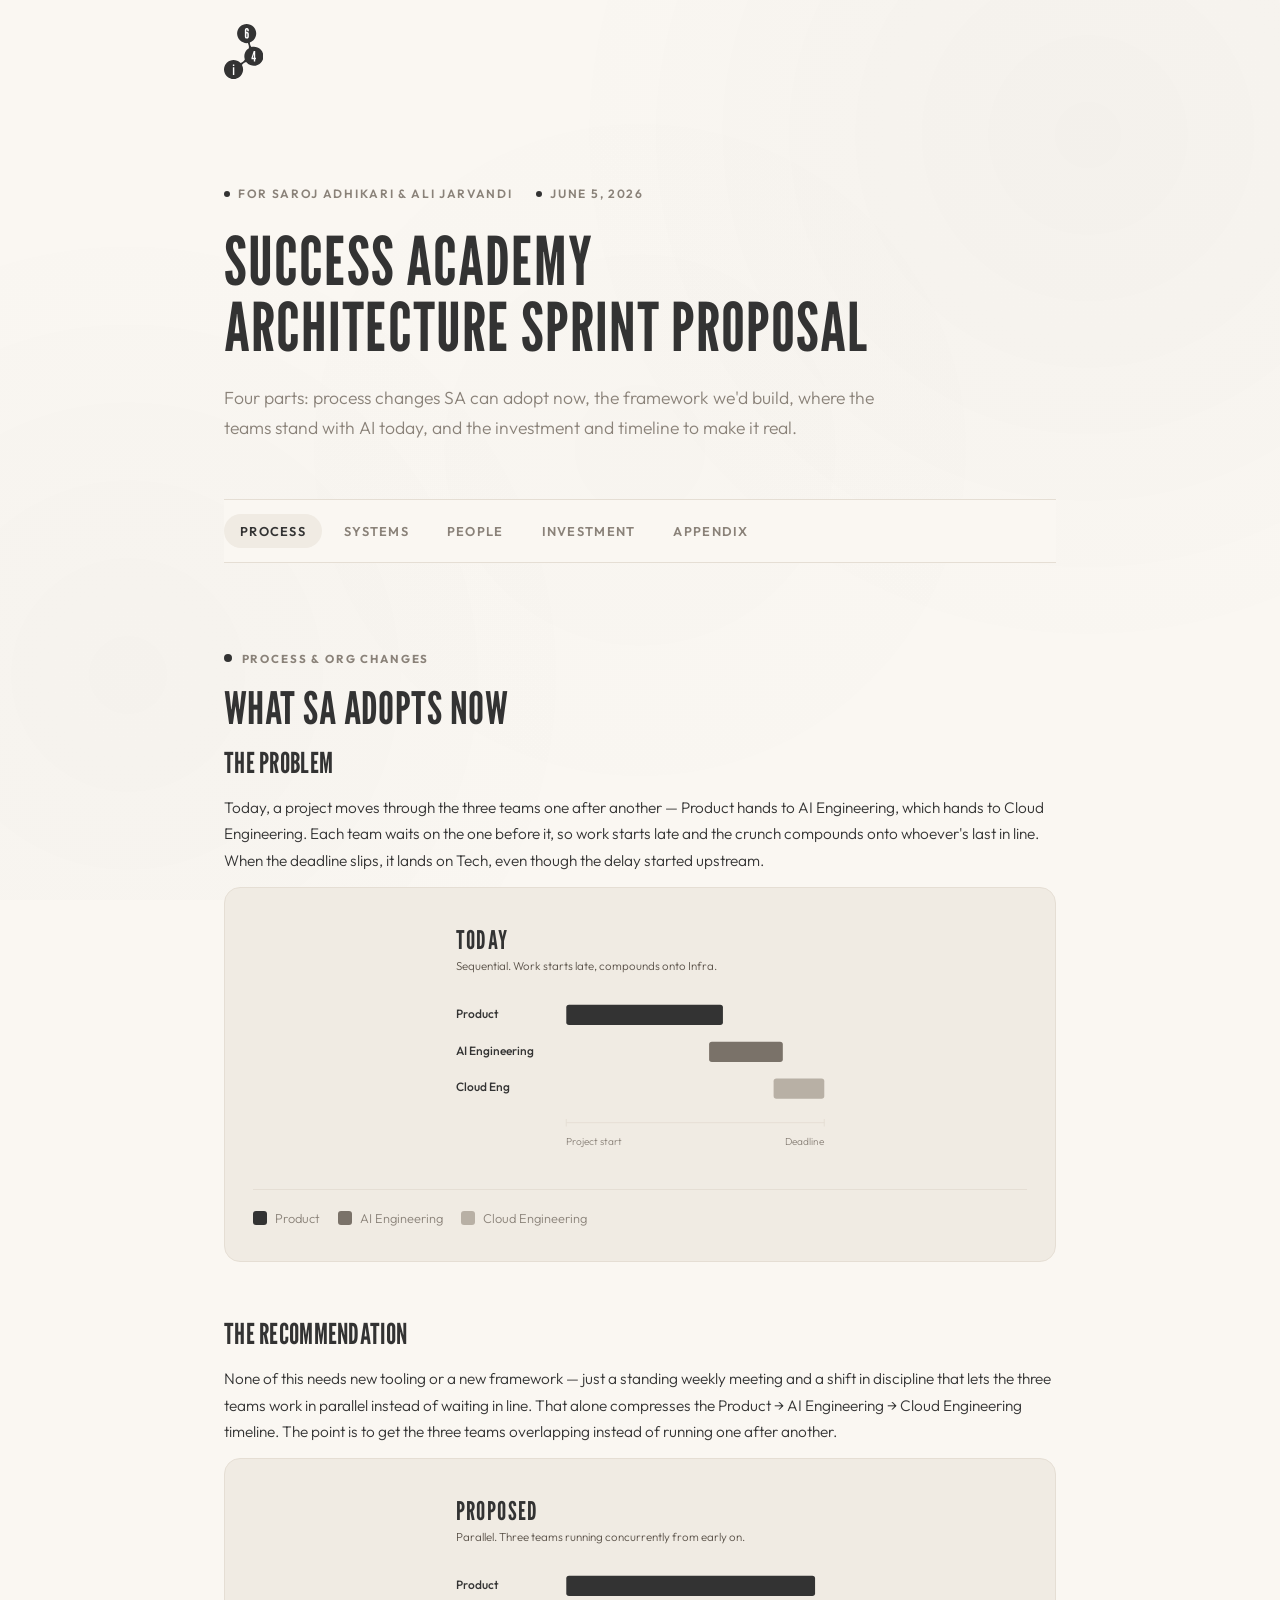
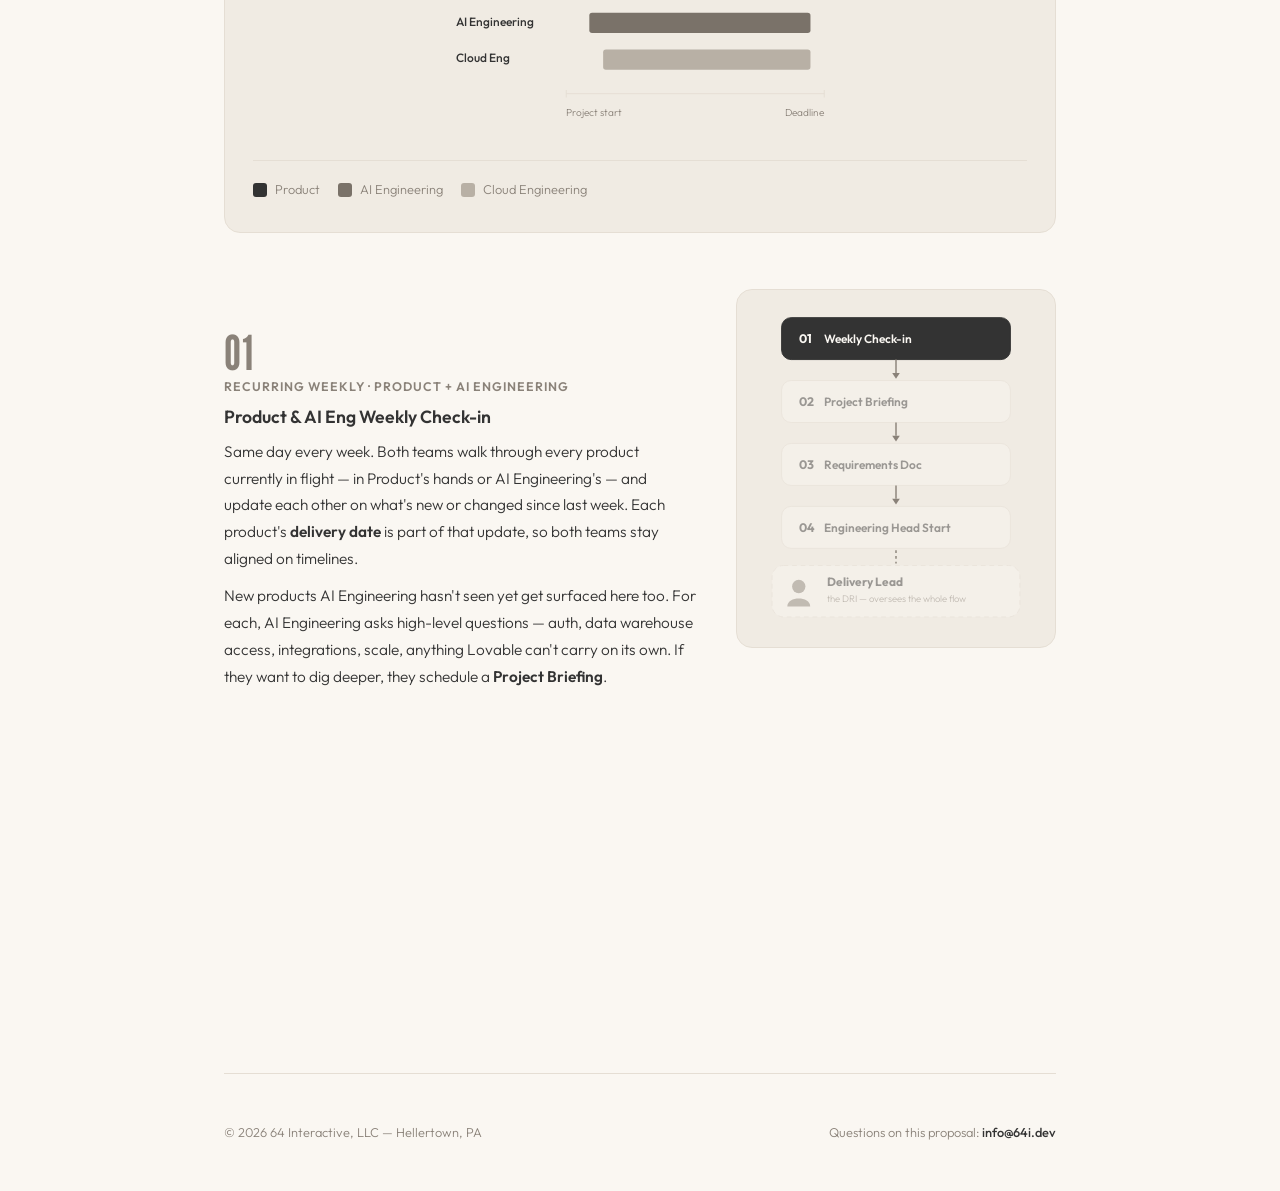
<file: clients/sa/proposal-with-pricing.html>
<!doctype html>
<html lang="en">
  <head>
    <meta charset="UTF-8" />
    <meta name="viewport" content="width=device-width, initial-scale=1.0" />
    <title>Success Academy — Architecture Sprint Proposal</title>
    <meta
      name="description"
      content="Proposal for Success Academy's product framework engagement — process changes, the framework we'd build, where the teams stand with AI, and the investment and timeline."
    />
    <link
      rel="icon"
      type="image/svg+xml"
      href="data:image/svg+xml,<svg xmlns='http://www.w3.org/2000/svg' viewBox='0 0 100 100'><text y='.9em' font-size='90'>⬡</text></svg>"
    />
    <link rel="preconnect" href="https://fonts.googleapis.com" />
    <link rel="preconnect" href="https://fonts.gstatic.com" crossorigin />
    <link
      href="https://fonts.googleapis.com/css2?family=League+Gothic&family=Outfit:wght@300;400;500;600;700&display=swap"
      rel="stylesheet"
    />
    <link rel="stylesheet" href="shared.css" />
    <style>
      /* Tabbed layout — scoped to this page */
      .tabbar {
        position: sticky;
        top: 0;
        z-index: 20;
        display: flex;
        flex-wrap: wrap;
        gap: 6px;
        padding: 14px 0;
        background: var(--bg);
        border-bottom: 1px solid var(--border);
      }
      .tabbar button {
        font-family: "Outfit", sans-serif;
        font-size: 0.8rem;
        font-weight: 600;
        letter-spacing: 0.1em;
        text-transform: uppercase;
        color: var(--text-muted);
        background: none;
        border: none;
        padding: 9px 16px;
        border-radius: 999px;
        cursor: pointer;
        transition:
          color 0.15s ease,
          background 0.15s ease;
      }
      .tabbar button:hover {
        color: var(--text, #333333);
      }
      .tabbar button.active {
        color: var(--text, #333333);
        background: var(--bg-card);
      }
      section.phase {
        display: none;
        border-bottom: none;
      }
      section.phase.active {
        display: block;
      }
      .step {
        scroll-margin-top: 90px;
      }
      .flow-jump {
        cursor: pointer;
      }
      .flow-jump:hover {
        fill: rgba(51, 51, 51, 0.05);
      }
      .flow-hint {
        font-size: 0.8rem;
        color: var(--text-muted);
        text-align: center;
        font-style: italic;
        margin: 12px 0 0;
      }
      @keyframes stepflash {
        0% {
          background: var(--bg-card);
        }
        100% {
          background: transparent;
        }
      }
      .step.flash {
        animation: stepflash 1.8s ease-out;
        border-radius: 10px;
      }
      .process-grid {
        display: grid;
        grid-template-columns: 1fr 320px;
        gap: 40px;
        align-items: start;
        margin-top: 8px;
      }
      .process-diagram-sticky {
        position: sticky;
        top: 80px;
        background: var(--bg-card);
        border: 1px solid var(--border);
        border-radius: 16px;
        padding: 20px 16px;
      }
      .process-diagram-sticky svg {
        width: 100%;
        height: auto;
        display: block;
      }
      .dstep .box {
        fill: #faf7f2;
        stroke: #e5ded4;
        stroke-width: 1;
        transition:
          fill 0.25s ease,
          stroke 0.25s ease;
      }
      .dstep .dribox {
        stroke-dasharray: 5 4;
      }
      .dstep .t {
        fill: #333333;
        transition: fill 0.25s ease;
      }
      .dstep .tm {
        fill: #8a8279;
        transition: fill 0.25s ease;
      }
      .dstep .person {
        fill: #8a8279;
        transition: fill 0.25s ease;
      }
      .dstep.active .box {
        fill: #333333;
        stroke: #333333;
      }
      .dstep.active .t,
      .dstep.active .tm,
      .dstep.active .person {
        fill: #faf7f2;
      }
      @media (max-width: 860px) {
        .process-grid {
          grid-template-columns: 1fr;
        }
        .process-diagram {
          display: none;
        }
      }
      .process-steps .step {
        padding-block: 40px;
        scroll-margin-top: 100px;
      }
      .process-steps .step {
        display: none;
      }
      .process-steps .step.active {
        display: block;
        animation: fadeInUp 0.4s ease both;
      }
      @keyframes fadeInUp {
        from {
          opacity: 0;
          transform: translateY(14px);
        }
        to {
          opacity: 1;
          transform: none;
        }
      }
      .dstep {
        cursor: pointer;
        transform-box: fill-box;
        transform-origin: center;
      }
      .dstep:hover .box {
        stroke: #333333;
      }
      .dstep.active {
        animation: dstepPop 0.35s ease;
      }
      @keyframes dstepPop {
        0% {
          transform: scale(1);
        }
        50% {
          transform: scale(1.05);
        }
        100% {
          transform: scale(1);
        }
      }
      @media (max-width: 860px) {
        .process-steps .step {
          display: block;
        }
      }
      .process-steps .step {
        border-top: none;
      }
      .dstep {
        opacity: 0.45;
        transition:
          opacity 0.25s ease,
          transform 0.25s ease;
      }
      .dstep.active {
        opacity: 1;
      }
      .dstep:hover {
        opacity: 1;
      }
      .dstep:focus {
        outline: none;
      }
      .dstep:focus-visible .box {
        stroke: #333333;
        stroke-width: 2;
      }
      /* override shared.css overflow-x:hidden which breaks position:sticky */
      body {
        overflow-x: clip;
      }
      /* pin content height: overlap steps in one cell so switching doesn't reflow the page */
      .process-steps {
        display: grid;
      }
      .process-steps .step {
        grid-area: 1 / 1;
        display: block;
        visibility: hidden;
        opacity: 0;
      }
      .process-steps .step.active {
        visibility: visible;
        opacity: 1;
      }
      @media (max-width: 860px) {
        .process-steps {
          display: block;
        }
        .process-steps .step {
          grid-area: auto;
          visibility: visible;
          opacity: 1;
        }
      }

      /* Diagram modal — reusable */
      .diagram-modal-link {
        display: inline-block;
        margin-top: -8px;
        margin-bottom: 24px;
        font-family: "Outfit", sans-serif;
        font-size: 0.85rem;
        font-style: italic;
        font-weight: 700;
        color: var(--text-muted, #6b6359);
        text-decoration: none;
        border-bottom: 1px dotted var(--text-muted, #6b6359);
        cursor: pointer;
        transition:
          color 0.15s ease,
          border-color 0.15s ease;
      }
      .diagram-modal-link:hover,
      .diagram-modal-link:focus-visible {
        color: var(--text, #333333);
        border-bottom-color: var(--text, #333333);
      }
      .diagram-modal-link::before {
        content: "→ ";
      }

      dialog.diagram-modal {
        border: none;
        border-radius: 12px;
        padding: 0;
        max-width: min(960px, calc(100vw - 48px));
        width: 100%;
        max-height: calc(100vh - 48px);
        background: var(--bg, #faf7f2);
        color: var(--text, #333333);
        box-shadow: 0 24px 64px rgba(0, 0, 0, 0.25);
        overflow: hidden;
        inset: 0;
        margin: auto;
      }
      dialog.diagram-modal::backdrop {
        background: rgba(20, 18, 14, 0.55);
        backdrop-filter: blur(2px);
      }
      dialog.diagram-modal .diagram-modal-inner {
        padding: 36px;
        overflow-y: auto;
        max-height: calc(100vh - 48px);
      }

      .mb-0 {
        margin-bottom: 0;
      }

      dialog.diagram-modal .diagram-modal-close {
        position: absolute;
        top: 14px;
        right: 14px;
        width: 32px;
        height: 32px;
        border: none;
        background: transparent;
        font-size: 1.5rem;
        line-height: 1;
        color: var(--text-muted, #6b6359);
        cursor: pointer;
        border-radius: 6px;
        transition:
          background 0.15s ease,
          color 0.15s ease;
      }
      dialog.diagram-modal .diagram-modal-close:hover,
      dialog.diagram-modal .diagram-modal-close:focus-visible {
        background: var(--bg-card, #f2eee7);
        color: var(--text, #333333);
      }
      dialog.diagram-modal .subsection-title {
        margin-top: 0;
      }
      .fee-table {
        width: 100%;
        border-collapse: collapse;
        margin: 16px 0 24px;
      }
      .fee-table th,
      .fee-table td {
        padding: 14px 16px;
        text-align: left;
        border-bottom: 1px solid var(--border);
        vertical-align: top;
      }
      .fee-table th {
        font-size: 0.74rem;
        font-weight: 700;
        letter-spacing: 0.1em;
        text-transform: uppercase;
        color: var(--text-muted);
      }
      .fee-table td {
        font-size: 0.95rem;
      }
      .fee-table tr.total td {
        background: var(--bg-card);
        font-size: 1rem;
      }
      .sign-cta {
        margin: 28px 0 8px;
        text-align: center;
      }
      .sign-cta a {
        display: inline-block;
        padding: 16px 36px;
        background: #333333;
        color: #faf7f2;
        text-decoration: none;
        border-radius: 8px;
        font-family: "Outfit", sans-serif;
        font-weight: 600;
        font-size: 0.95rem;
        letter-spacing: 0.04em;
        transition:
          background 0.2s ease,
          transform 0.15s ease;
      }
      .sign-cta a:hover {
        background: #1a1a1a;
        transform: translateY(-1px);
      }
      .sign-cta-note {
        font-size: 0.82rem;
        color: var(--text-muted);
        margin-top: 12px;
        text-align: center;
        font-style: italic;
      }
    </style>
  </head>
  <body>
    <div class="container">
      <nav>
        <a href="/" class="logo" aria-label="64 Interactive">
          <svg viewBox="0 0 295 420" xmlns="http://www.w3.org/2000/svg">
            <!-- White shadow layer (3 circles) -->
            <path
              fill="#FFFFFF"
              d="M166.266,286.816c2.121,2.875,4.479,5.635,7.082,8.236c28.014,28.012,73.43,28.01,101.441-0.006 c28.012-28.012,28.012-73.42,0-101.432c-18.66-18.66-45.031-24.871-68.844-18.674c-4.059-5.02-7.289-10.793-9.389-17.244 c-1.738-5.359-2.562-10.795-2.629-16.174c9.791-3.455,18.98-9.092,26.811-16.922c28.014-28.01,28.021-73.428,0.008-101.438 C192.74-4.842,147.318-4.842,119.307,23.17c-28.01,28.012-28.004,73.43,0,101.436c15.914,15.912,37.447,22.771,58.213,20.602 c2.807,4.129,5.104,8.688,6.717,13.656c2.645,8.129,3.244,16.451,2.123,24.467c-4.623,2.861-8.994,6.275-13.006,10.285 c-20.096,20.1-25.773,49.15-17.035,74.305c-3.49,6.557-8.303,12.475-14.475,17.285c-5.543,4.316-11.674,7.377-18.076,9.266 c-0.441-0.461-0.869-0.934-1.324-1.391c-28.01-28.012-73.42-28.016-101.432-0.004c-28.01,28.02-28.02,73.43-0.006,101.445 c28.004,28.002,73.428,28.002,101.438-0.014c22.928-22.926,27.072-57.506,12.471-84.66c3.223-5.033,7.277-9.602,12.223-13.463 C152.984,291.83,159.486,288.67,166.266,286.816"
            />
            <!-- Dark main shape (3 circles) -->
            <path
              fill="#333333"
              d="M166.266,284.656c2.121,2.875,4.479,5.635,7.082,8.236c28.014,28.012,73.43,28.01,101.441-0.006 c28.012-28.012,28.012-73.42,0-101.432c-18.66-18.66-45.031-24.871-68.844-18.674c-4.059-5.02-7.289-10.793-9.389-17.244 c-1.738-5.359-2.562-10.795-2.629-16.174c9.791-3.455,18.98-9.092,26.811-16.922c28.014-28.01,28.021-73.428,0.008-101.438 C192.74-7.002,147.318-7.002,119.307,21.01c-28.01,28.012-28.004,73.43,0,101.436c15.914,15.912,37.447,22.771,58.213,20.602 c2.807,4.129,5.104,8.688,6.717,13.656c2.645,8.129,3.244,16.451,2.123,24.467c-4.623,2.861-8.994,6.275-13.006,10.285 c-20.096,20.1-25.773,49.15-17.035,74.305c-3.49,6.557-8.303,12.475-14.475,17.285c-5.543,4.316-11.674,7.377-18.076,9.266 c-0.441-0.461-0.869-0.934-1.324-1.391c-28.01-28.012-73.42-28.016-101.432-0.004c-28.01,28.02-28.02,73.43-0.006,101.445 c28.004,28.002,73.428,28.002,101.438-0.014c22.928-22.926,27.072-57.506,12.471-84.66c3.223-5.033,7.277-9.602,12.223-13.463 C152.984,289.67,159.486,286.51,166.266,284.656"
            />
            <!-- White "6" in top circle -->
            <path
              fill="#FFFFFF"
              d="M186.188,92.802c0,3.687-0.948,16.748-14.852,16.748s-14.852-13.061-14.852-16.748V48.773 c0-5.477,0.632-18.328,14.852-18.328s14.852,12.851,14.852,18.328v4.845h-11.376c0-10.428-0.21-13.271-3.476-13.271 c-2.844,0-3.476,2.528-3.476,8.426v13.798c1.896-1.159,3.687-1.896,5.688-1.896c11.692,0,12.64,12.008,12.64,16.327V92.802z M171.335,99.648c2.423,0,3.476-2.528,3.476-3.476V73c0-0.948-1.053-3.476-3.476-3.476c-2.422,0-3.371,2.106-3.476,3.16v23.489 C167.86,97.121,168.702,99.648,171.335,99.648z"
            />
            <!-- White "4" in right circle -->
            <path
              fill="#FFFFFF"
              d="M223.683,263.639h-17.591v-10.006l16.643-50.559h11.376v50.559h5.267v10.006h-5.267v16.854h-10.428 V263.639z M215.782,253.633h7.9v-24.227v-2.317h-0.632l-0.632,2.317L215.782,253.633z"
            />
            <!-- White "i." in left circle -->
            <path
              fill="#FFFFFF"
              d="M66.622,304.591H77.26v10.639H66.622V304.591z M66.622,382.01v-57.616H77.26v57.616H66.622z"
            />
          </svg>
        </a>
      </nav>

      <section class="hero">
        <div class="doc-meta">
          <span>For Saroj Adhikari &amp; Ali Jarvandi</span>
          <span>June 5, 2026</span>
        </div>
        <h1>Success Academy<br />Architecture Sprint Proposal</h1>
        <p class="hero-lede">
          Four parts: process changes SA can adopt now, the framework we'd
          build, where the teams stand with AI today, and the investment and
          timeline to make it real.
        </p>
      </section>

      <div class="tabbar" role="tablist" aria-label="Proposal sections">
        <button class="active" data-target="process">Process</button>
        <button data-target="systems">Systems</button>
        <button data-target="people">People</button>
        <button data-target="investment">Investment</button>
        <button data-target="appendix">Appendix</button>
      </div>

      <!-- PHASE 1 -->
      <section class="phase active" id="process">
        <div class="section-label">Process &amp; Org Changes</div>
        <h2 class="section-title">What SA adopts now</h2>
        <div class="subsection">
          <h3 class="subsection-title major">The problem</h3>
          <p>
            Today, a project moves through the three teams one after another
            &mdash; Product hands to AI Engineering, which hands to Cloud
            Engineering. Each team waits on the one before it, so work starts
            late and the crunch compounds onto whoever's last in line. When the
            deadline slips, it lands on Tech, even though the delay started
            upstream.
          </p>
          <div
            class="diagram"
            aria-label="Today — a project moves through the three teams in sequence"
          >
            <svg
              viewBox="0 0 840 270"
              xmlns="http://www.w3.org/2000/svg"
              role="img"
            >
              <title>Today — sequential handoff across the three teams</title>
              <g transform="translate(220, 0)">
                <text
                  x="0"
                  y="32"
                  font-family="League Gothic, sans-serif"
                  font-size="28"
                  fill="#333333"
                  letter-spacing="1.5"
                >
                  TODAY
                </text>
                <text
                  x="0"
                  y="54"
                  font-family="Outfit, sans-serif"
                  font-size="12.5"
                  fill="#5a5249"
                >
                  Sequential. Work starts late, compounds onto Infra.
                </text>

                <text
                  x="0"
                  y="106"
                  font-family="Outfit, sans-serif"
                  font-size="13"
                  fill="#333333"
                  font-weight="500"
                >
                  Product
                </text>
                <rect
                  x="120"
                  y="92"
                  width="170"
                  height="22"
                  rx="3"
                  fill="#333333"
                />

                <text
                  x="0"
                  y="146"
                  font-family="Outfit, sans-serif"
                  font-size="13"
                  fill="#333333"
                  font-weight="500"
                >
                  AI Engineering
                </text>
                <rect
                  x="275"
                  y="132"
                  width="80"
                  height="22"
                  rx="3"
                  fill="#7a7269"
                />

                <text
                  x="0"
                  y="186"
                  font-family="Outfit, sans-serif"
                  font-size="13"
                  fill="#333333"
                  font-weight="500"
                >
                  Cloud Eng
                </text>
                <rect
                  x="345"
                  y="172"
                  width="55"
                  height="22"
                  rx="3"
                  fill="#b8b0a5"
                />

                <line
                  x1="120"
                  y1="220"
                  x2="400"
                  y2="220"
                  stroke="#E5DED4"
                  stroke-width="1"
                />
                <line
                  x1="120"
                  y1="216"
                  x2="120"
                  y2="224"
                  stroke="#E5DED4"
                  stroke-width="1"
                />
                <line
                  x1="400"
                  y1="216"
                  x2="400"
                  y2="224"
                  stroke="#E5DED4"
                  stroke-width="1"
                />
                <text
                  x="120"
                  y="244"
                  font-family="Outfit, sans-serif"
                  font-size="11"
                  fill="#8a8279"
                >
                  Project start
                </text>
                <text
                  x="400"
                  y="244"
                  font-family="Outfit, sans-serif"
                  font-size="11"
                  fill="#8a8279"
                  text-anchor="end"
                >
                  Deadline
                </text>
              </g>
            </svg>
            <div class="legend">
              <span class="item"
                ><span class="swatch" style="background: #333333"></span
                >Product</span
              >
              <span class="item"
                ><span class="swatch" style="background: #7a7269"></span>AI
                Engineering</span
              >
              <span class="item"
                ><span class="swatch" style="background: #b8b0a5"></span>Cloud
                Engineering</span
              >
            </div>
          </div>
        </div>

        <div class="subsection">
          <h3 class="subsection-title major">The recommendation</h3>
          <p>
            None of this needs new tooling or a new framework &mdash; just a
            standing weekly meeting and a shift in discipline that lets the
            three teams work in parallel instead of waiting in line. That alone
            compresses the Product → AI Engineering → Cloud Engineering
            timeline. The point is to get the three teams overlapping instead of
            running one after another.
          </p>
          <div
            class="diagram"
            aria-label="Proposed — the three teams run in parallel"
          >
            <svg
              viewBox="0 0 840 270"
              xmlns="http://www.w3.org/2000/svg"
              role="img"
            >
              <title>Proposed — the three teams run in parallel</title>
              <g transform="translate(220, 0)">
                <text
                  x="0"
                  y="32"
                  font-family="League Gothic, sans-serif"
                  font-size="28"
                  fill="#333333"
                  letter-spacing="1.5"
                >
                  PROPOSED
                </text>
                <text
                  x="0"
                  y="54"
                  font-family="Outfit, sans-serif"
                  font-size="12.5"
                  fill="#5a5249"
                >
                  Parallel. Three teams running concurrently from early on.
                </text>

                <text
                  x="0"
                  y="106"
                  font-family="Outfit, sans-serif"
                  font-size="13"
                  fill="#333333"
                  font-weight="500"
                >
                  Product
                </text>
                <rect
                  x="120"
                  y="92"
                  width="270"
                  height="22"
                  rx="3"
                  fill="#333333"
                />

                <text
                  x="0"
                  y="146"
                  font-family="Outfit, sans-serif"
                  font-size="13"
                  fill="#333333"
                  font-weight="500"
                >
                  AI Engineering
                </text>
                <rect
                  x="145"
                  y="132"
                  width="240"
                  height="22"
                  rx="3"
                  fill="#7a7269"
                />

                <text
                  x="0"
                  y="186"
                  font-family="Outfit, sans-serif"
                  font-size="13"
                  fill="#333333"
                  font-weight="500"
                >
                  Cloud Eng
                </text>
                <rect
                  x="160"
                  y="172"
                  width="225"
                  height="22"
                  rx="3"
                  fill="#b8b0a5"
                />

                <line
                  x1="120"
                  y1="220"
                  x2="400"
                  y2="220"
                  stroke="#E5DED4"
                  stroke-width="1"
                />
                <line
                  x1="120"
                  y1="216"
                  x2="120"
                  y2="224"
                  stroke="#E5DED4"
                  stroke-width="1"
                />
                <line
                  x1="400"
                  y1="216"
                  x2="400"
                  y2="224"
                  stroke="#E5DED4"
                  stroke-width="1"
                />
                <text
                  x="120"
                  y="244"
                  font-family="Outfit, sans-serif"
                  font-size="11"
                  fill="#8a8279"
                >
                  Project start
                </text>
                <text
                  x="400"
                  y="244"
                  font-family="Outfit, sans-serif"
                  font-size="11"
                  fill="#8a8279"
                  text-anchor="end"
                >
                  Deadline
                </text>
              </g>
            </svg>
            <div class="legend">
              <span class="item"
                ><span class="swatch" style="background: #333333"></span
                >Product</span
              >
              <span class="item"
                ><span class="swatch" style="background: #7a7269"></span>AI
                Engineering</span
              >
              <span class="item"
                ><span class="swatch" style="background: #b8b0a5"></span>Cloud
                Engineering</span
              >
            </div>
          </div>

          <div class="process-grid">
            <div class="process-steps">
              <div class="step" id="step-01">
                <div class="step-num">01</div>
                <div class="step-body">
                  <div class="meta">
                    Recurring weekly · Product + AI Engineering
                  </div>
                  <h3>Product &amp; AI Eng Weekly Check-in</h3>
                  <p>
                    Same day every week. Both teams walk through every product
                    currently in flight — in Product's hands or AI Engineering's
                    — and update each other on what's new or changed since last
                    week. Each product's <strong>delivery date</strong> is part
                    of that update, so both teams stay aligned on timelines.
                  </p>
                  <p>
                    New products AI Engineering hasn't seen yet get surfaced
                    here too. For each, AI Engineering asks high-level questions
                    — auth, data warehouse access, integrations, scale, anything
                    Lovable can't carry on its own. If they want to dig deeper,
                    they schedule a
                    <strong>Project Briefing</strong>.
                  </p>
                </div>
              </div>

              <div class="step" id="step-02">
                <div class="step-num">02</div>
                <div class="step-body">
                  <div class="meta">Per project · Product + Vadim (AI Eng)</div>
                  <h3>Project Briefing</h3>
                  <p>
                    Just the Product person and Vadim from AI Engineering.
                    Product walks Vadim through what they currently understand
                    about the project — not a finished spec, and Product isn't
                    expected to have one yet. Things will change.
                  </p>
                  <p>
                    The point is to give AI Engineering enough of a picture to
                    start researching and thinking about what the project might
                    need. Vadim starts the Requirements Doc with whatever
                    Product knows so far. It evolves from there.
                  </p>
                </div>
              </div>

              <div class="step" id="step-03">
                <div class="step-num">03</div>
                <div class="step-body">
                  <div class="meta">
                    Per project · Doc + dedicated Slack channel
                  </div>
                  <h3>Requirements Doc</h3>
                  <p>
                    Every project has one central Requirements Doc. It's the
                    gold standard — the doc, not the conversation, is the source
                    of truth.
                  </p>
                  <p>
                    Each project also gets a
                    <strong>dedicated Slack channel</strong> that both teams use
                    to discuss the work.
                    <strong>Claude is in the channel.</strong> When something
                    said in Slack needs to land in the Doc, anyone can
                    <code>@claude</code> and the update gets made.
                  </p>
                  <p>
                    Email and in-office conversations are fine too, but those
                    need to be brought back into the Doc manually.
                  </p>
                </div>
              </div>

              <div class="step" id="step-04">
                <div class="step-num">04</div>
                <div class="step-body">
                  <div class="meta">
                    After the Project Briefing · AI Eng + Infra
                  </div>
                  <h3>Engineering Head Start</h3>
                  <p>
                    After the Project Briefing, AI Engineering and Infra have a
                    high-level read on what the project will need. The Head
                    Start is the time and space for them to act on that read —
                    to
                    <strong>start working in parallel with Product</strong>
                    instead of waiting until Product is done.
                  </p>
                  <p>How they use that time is up to them. Common moves:</p>
                  <ul>
                    <li>
                      <strong>AI Engineering</strong> sets up a branch and
                      starts an initial iteration of the project.
                    </li>
                    <li>
                      <strong>Infra</strong> stands up the sandbox environment
                      and gets the CI/CD pipeline ready.
                    </li>
                  </ul>
                  <p>
                    The high-level reqs could still change. But they tend to be
                    the core pieces of the project, so the risk of throwaway
                    work is low — and the timeline savings (the parallelization
                    shown above) are real.
                  </p>
                </div>
              </div>

              <div class="step" id="step-05">
                <div class="step-num">05</div>
                <div class="step-body">
                  <div class="meta">New role · DRI for delivery</div>
                  <h3>Delivery Lead</h3>
                  <p>
                    The Delivery Lead is the <strong>DRI</strong> — the single
                    accountable owner — for each project landing on time.
                    <strong
                      >This role is filled by a third-party, unbiased person —
                      not from inside the Product team</strong
                    >
                    — so their judgment stays neutral. They don't own scope,
                    engineering choices, or design. They own <em>delivery</em>.
                  </p>
                  <p>
                    Today, when a project slips, blame lands on Tech (AI
                    Engineering and Cloud Engineering) because they're always
                    last in line. Whatever fell behind upstream still has to be
                    wrapped up by Tech before launch. The Delivery Lead changes
                    that. Because they're not tied to any one team, they're
                    incentivized to hold
                    <em>each</em> team — Product, AI Engineering, Cloud
                    Engineering — to its part of the timeline, and to flag
                    slippage early enough to do something about it.
                  </p>
                  <div class="callout">
                    <p>
                      <strong>Open question.</strong> Reporting line is an
                      SA-leadership call. Whoever it reports into, the role has
                      to be measured on outcomes for all three teams — otherwise
                      the independence breaks down.
                    </p>
                  </div>
                </div>
              </div>
            </div>
            <aside class="process-diagram">
              <div class="process-diagram-sticky">
                <svg
                  viewBox="0 0 300 332"
                  xmlns="http://www.w3.org/2000/svg"
                  role="img"
                  aria-label="The weekly rhythm, with the Delivery Lead overseeing it"
                >
                  <title>
                    The weekly rhythm, overseen by the Delivery Lead (DRI)
                  </title>
                  <g class="dstep" data-step="step-01">
                    <rect
                      class="box"
                      x="30"
                      y="8"
                      width="240"
                      height="44"
                      rx="10"
                    />
                    <text
                      class="t"
                      x="48"
                      y="35"
                      font-family="Outfit, sans-serif"
                      font-size="13"
                      font-weight="700"
                    >
                      01
                    </text>
                    <text
                      class="t"
                      x="74"
                      y="35"
                      font-family="Outfit, sans-serif"
                      font-size="12.5"
                      font-weight="600"
                    >
                      Weekly Check-in
                    </text>
                  </g>
                  <line
                    x1="150"
                    y1="52"
                    x2="150"
                    y2="66"
                    stroke="#8a8279"
                    stroke-width="1.5"
                  />
                  <polygon points="146,66 154,66 150,72" fill="#8a8279" />
                  <g class="dstep" data-step="step-02">
                    <rect
                      class="box"
                      x="30"
                      y="74"
                      width="240"
                      height="44"
                      rx="10"
                    />
                    <text
                      class="t"
                      x="48"
                      y="101"
                      font-family="Outfit, sans-serif"
                      font-size="13"
                      font-weight="700"
                    >
                      02
                    </text>
                    <text
                      class="t"
                      x="74"
                      y="101"
                      font-family="Outfit, sans-serif"
                      font-size="12.5"
                      font-weight="600"
                    >
                      Project Briefing
                    </text>
                  </g>
                  <line
                    x1="150"
                    y1="118"
                    x2="150"
                    y2="132"
                    stroke="#8a8279"
                    stroke-width="1.5"
                  />
                  <polygon points="146,132 154,132 150,138" fill="#8a8279" />
                  <g class="dstep" data-step="step-03">
                    <rect
                      class="box"
                      x="30"
                      y="140"
                      width="240"
                      height="44"
                      rx="10"
                    />
                    <text
                      class="t"
                      x="48"
                      y="167"
                      font-family="Outfit, sans-serif"
                      font-size="13"
                      font-weight="700"
                    >
                      03
                    </text>
                    <text
                      class="t"
                      x="74"
                      y="167"
                      font-family="Outfit, sans-serif"
                      font-size="12.5"
                      font-weight="600"
                    >
                      Requirements Doc
                    </text>
                  </g>
                  <line
                    x1="150"
                    y1="184"
                    x2="150"
                    y2="198"
                    stroke="#8a8279"
                    stroke-width="1.5"
                  />
                  <polygon points="146,198 154,198 150,204" fill="#8a8279" />
                  <g class="dstep" data-step="step-04">
                    <rect
                      class="box"
                      x="30"
                      y="206"
                      width="240"
                      height="44"
                      rx="10"
                    />
                    <text
                      class="t"
                      x="48"
                      y="233"
                      font-family="Outfit, sans-serif"
                      font-size="13"
                      font-weight="700"
                    >
                      04
                    </text>
                    <text
                      class="t"
                      x="74"
                      y="233"
                      font-family="Outfit, sans-serif"
                      font-size="12.5"
                      font-weight="600"
                    >
                      Engineering Head Start
                    </text>
                  </g>
                  <line
                    x1="150"
                    y1="252"
                    x2="150"
                    y2="266"
                    stroke="#8a8279"
                    stroke-width="1.5"
                    stroke-dasharray="3,3"
                  />
                  <g class="dstep" data-step="step-05">
                    <rect
                      class="box dribox"
                      x="20"
                      y="268"
                      width="260"
                      height="54"
                      rx="12"
                    />
                    <circle class="person" cx="48" cy="290" r="7" />
                    <path class="person" d="M36 311 C36 300 60 300 60 311 Z" />
                    <text
                      class="t"
                      x="78"
                      y="289"
                      font-family="Outfit, sans-serif"
                      font-size="12.5"
                      font-weight="700"
                    >
                      Delivery Lead
                    </text>
                    <text
                      class="tm"
                      x="78"
                      y="306"
                      font-family="Outfit, sans-serif"
                      font-size="10"
                    >
                      the DRI &mdash; oversees the whole flow
                    </text>
                  </g>
                </svg>
              </div>
            </aside>
          </div>
        </div>
      </section>

      <!-- PHASE 2 -->
      <section class="phase" id="systems">
        <div class="section-label">Systems</div>
        <h2 class="section-title">What we'd build</h2>

        <!-- §2.0a — The problem -->
        <!-- §2.0a — The problem -->
        <div class="subsection">
          <h3 class="subsection-title major">The problem</h3>
          <p>
            Today, Product hands off work built in Lovable that Engineering
            can't ship as-is &mdash; and getting it to production creates a
            string of problems:
          </p>
          <ul>
            <li>
              <strong>Off-standard from the start.</strong> Supabase, weak auth,
              no infrastructure code &mdash; none of it meets the bar for
              production.
            </li>
            <li>
              <strong>Engineering has to scramble.</strong> They rework what
              they're handed into something shippable, almost always against a
              tight deadline.
            </li>
            <li>
              <strong>That forces compromises.</strong> To hit the date, they
              ship shortcuts &mdash; like the stack on EC2 with Supabase baked
              in instead of standing it up the right way on RDS and ECS.
            </li>
            <li>
              <strong>Two sources of truth.</strong> Product keeps iterating on
              the Lovable version while Engineering owns the reworked one, and
              keeping the two in sync is a constant, losing battle.
            </li>
          </ul>
          <div
            class="diagram"
            aria-label="Today — Product hands off off-standard work to Engineering"
          >
            <svg
              viewBox="0 0 760 200"
              xmlns="http://www.w3.org/2000/svg"
              role="img"
            >
              <title>
                Today — Product hands off off-standard work to Engineering
              </title>
              <text
                x="0"
                y="34"
                font-family="League Gothic, sans-serif"
                font-size="28"
                fill="#333333"
                letter-spacing="1.5"
              >
                TODAY
              </text>
              <text
                x="0"
                y="56"
                font-family="Outfit, sans-serif"
                font-size="13"
                fill="#5a5249"
              >
                Same flow &mdash; but Product starts off-standard.
              </text>
              <text
                x="235"
                y="94"
                font-family="Outfit, sans-serif"
                font-size="11"
                fill="#b8b0a5"
                text-anchor="middle"
                font-style="italic"
              >
                no shared template
              </text>
              <rect
                x="120"
                y="104"
                width="230"
                height="68"
                rx="10"
                fill="#FAF7F2"
                stroke="#E5DED4"
                stroke-width="1"
              />
              <text
                x="235"
                y="138"
                font-family="Outfit, sans-serif"
                font-size="14"
                font-weight="600"
                fill="#333333"
                text-anchor="middle"
              >
                Product in Lovable
              </text>
              <text
                x="235"
                y="158"
                font-family="Outfit, sans-serif"
                font-size="11"
                fill="#8a8279"
                text-anchor="middle"
              >
                off-standard build
              </text>
              <text
                x="400"
                y="126"
                font-family="Outfit, sans-serif"
                font-size="10"
                fill="#8a8279"
                text-anchor="middle"
              >
                hand off
              </text>
              <line
                x1="355"
                y1="138"
                x2="443"
                y2="138"
                stroke="#8a8279"
                stroke-width="1.5"
              />
              <polygon points="443,134 451,138 443,142" fill="#8a8279" />
              <rect
                x="455"
                y="104"
                width="230"
                height="68"
                rx="10"
                fill="#FAF7F2"
                stroke="#E5DED4"
                stroke-width="1"
              />
              <text
                x="570"
                y="138"
                font-family="Outfit, sans-serif"
                font-size="14"
                font-weight="600"
                fill="#333333"
                text-anchor="middle"
              >
                Engineering
              </text>
              <text
                x="570"
                y="158"
                font-family="Outfit, sans-serif"
                font-size="11"
                fill="#8a8279"
                text-anchor="middle"
              >
                scramble to ship
              </text>
              <text
                x="400"
                y="192"
                font-family="Outfit, sans-serif"
                font-size="11.5"
                fill="#8a8279"
                text-anchor="middle"
              >
                Tight timelines force compromises
              </text>
            </svg>
          </div>
          <a
            class="diagram-modal-link"
            data-target="dialog-current-state"
            href="#dialog-current-state"
            role="button"
            >See details of the current project structure and flow</a
          >
        </div>

        <!-- §2.0b — The recommendation -->
        <div class="subsection">
          <h3 class="subsection-title major">The recommendation</h3>
          <p>
            What we're proposing is that every Lovable project starts from an
            engineering-approved template. Anyone spinning up a project in
            Lovable begins with the right standards already in place. That takes
            most of the scramble off Engineering's plate &mdash; far less
            rework, no compromises forced by the clock, and no two-way sync to
            fight. Most of all, it gives the Engineering team a lot of their
            time and energy back.
          </p>
          <div
            class="diagram"
            aria-label="How a product flows: any creator starts one on the template, hands to a developer, who ships it to a sandbox"
          >
            <svg
              viewBox="0 0 880 300"
              xmlns="http://www.w3.org/2000/svg"
              role="img"
            >
              <title>
                How a product flows — any creator starts one on the template,
                hands to a developer, who ships to a sandbox
              </title>
              <text
                x="10"
                y="32"
                font-family="League Gothic, sans-serif"
                font-size="28"
                fill="#333333"
                letter-spacing="1.5"
              >
                HOW A PRODUCT FLOWS
              </text>
              <text
                x="10"
                y="54"
                font-family="Outfit, sans-serif"
                font-size="12.5"
                fill="#5a5249"
              >
                Anyone can start one &mdash; and it's on the template from the
                first click.
              </text>

              <rect
                x="20"
                y="86"
                width="150"
                height="46"
                rx="10"
                fill="#FAF7F2"
                stroke="#E5DED4"
                stroke-width="1"
              />
              <text
                x="95"
                y="114"
                font-family="Outfit, sans-serif"
                font-size="13"
                font-weight="600"
                fill="#333333"
                text-anchor="middle"
              >
                Business user
              </text>
              <rect
                x="20"
                y="152"
                width="150"
                height="46"
                rx="10"
                fill="#FAF7F2"
                stroke="#E5DED4"
                stroke-width="1"
              />
              <text
                x="95"
                y="180"
                font-family="Outfit, sans-serif"
                font-size="13"
                font-weight="600"
                fill="#333333"
                text-anchor="middle"
              >
                School teacher
              </text>
              <rect
                x="20"
                y="218"
                width="150"
                height="46"
                rx="10"
                fill="#FAF7F2"
                stroke="#E5DED4"
                stroke-width="1"
              />
              <text
                x="95"
                y="246"
                font-family="Outfit, sans-serif"
                font-size="13"
                font-weight="600"
                fill="#333333"
                text-anchor="middle"
              >
                Product person
              </text>

              <path
                d="M 170 109 C 235 109 235 175 296 175"
                fill="none"
                stroke="#8a8279"
                stroke-width="1.5"
              />
              <path
                d="M 170 175 L 296 175"
                fill="none"
                stroke="#8a8279"
                stroke-width="1.5"
              />
              <path
                d="M 170 241 C 235 241 235 175 296 175"
                fill="none"
                stroke="#8a8279"
                stroke-width="1.5"
              />
              <polygon points="296,170 305,175 296,180" fill="#8a8279" />

              <rect
                x="300"
                y="142"
                width="190"
                height="66"
                rx="10"
                fill="#333333"
              />
              <text
                x="395"
                y="171"
                font-family="Outfit, sans-serif"
                font-size="14"
                font-weight="600"
                fill="#FAF7F2"
                text-anchor="middle"
              >
                New product
              </text>
              <text
                x="395"
                y="191"
                font-family="Outfit, sans-serif"
                font-size="10"
                fill="#cfc7bb"
                text-anchor="middle"
              >
                on the eng-approved template
              </text>

              <text
                x="521"
                y="166"
                font-family="Outfit, sans-serif"
                font-size="10"
                fill="#8a8279"
                text-anchor="middle"
              >
                hand off
              </text>
              <line
                x1="490"
                y1="175"
                x2="550"
                y2="175"
                stroke="#8a8279"
                stroke-width="1.5"
              />
              <polygon points="550,170 559,175 550,180" fill="#8a8279" />

              <rect
                x="562"
                y="152"
                width="138"
                height="46"
                rx="10"
                fill="#FAF7F2"
                stroke="#E5DED4"
                stroke-width="1"
              />
              <text
                x="631"
                y="180"
                font-family="Outfit, sans-serif"
                font-size="13"
                font-weight="600"
                fill="#333333"
                text-anchor="middle"
              >
                Developer
              </text>

              <text
                x="730"
                y="166"
                font-family="Outfit, sans-serif"
                font-size="10"
                fill="#8a8279"
                text-anchor="middle"
              >
                launch
              </text>
              <line
                x1="700"
                y1="175"
                x2="758"
                y2="175"
                stroke="#8a8279"
                stroke-width="1.5"
              />
              <polygon points="758,170 767,175 758,180" fill="#8a8279" />

              <rect
                x="770"
                y="148"
                width="100"
                height="54"
                rx="10"
                fill="#FAF7F2"
                stroke="#E5DED4"
                stroke-width="1"
              />
              <text
                x="820"
                y="170"
                font-family="Outfit, sans-serif"
                font-size="12.5"
                font-weight="600"
                fill="#333333"
                text-anchor="middle"
              >
                Sandbox
              </text>
              <text
                x="820"
                y="187"
                font-family="Outfit, sans-serif"
                font-size="12.5"
                font-weight="600"
                fill="#333333"
                text-anchor="middle"
              >
                environment
              </text>

              <text
                x="440"
                y="286"
                font-family="Outfit, sans-serif"
                font-size="11.5"
                fill="#8a8279"
                text-anchor="middle"
              >
                Because it starts on the template, engineering inherits
                something to ship &mdash; not rebuild.
              </text>
            </svg>
          </div>
          <a
            class="diagram-modal-link"
            data-target="dialog-proposed-state"
            href="#dialog-proposed-state"
            role="button"
            >See details of the proposed project structure and flow</a
          >

          <!-- §2.0c — Current state (detailed) — opens via modal link above -->
          <dialog
            id="dialog-current-state"
            class="diagram-modal"
            aria-labelledby="dialog-current-state-title"
          >
            <div class="diagram-modal-inner">
              <button
                type="button"
                class="diagram-modal-close"
                aria-label="Close"
              >
                &times;
              </button>

              <div
                class="diagram mb-0"
                aria-label="Detailed before: Product hands off a Lovable build; Engineering chooses between a shortcut path and a standards-meeting path"
              >
                <svg
                  viewBox="0 0 880 690"
                  xmlns="http://www.w3.org/2000/svg"
                  role="img"
                >
                  <title>
                    Current state: Product hands off a Lovable build;
                    Engineering chooses between a shortcut path and a
                    standards-meeting path
                  </title>

                  <text
                    x="20"
                    y="34"
                    font-family="League Gothic, sans-serif"
                    font-size="28"
                    fill="#333333"
                    letter-spacing="1.5"
                    text-transform="uppercase"
                  >
                    Current state
                  </text>
                  <text
                    x="20"
                    y="56"
                    font-family="Outfit, sans-serif"
                    font-size="13"
                    fill="#5a5249"
                  >
                    One handoff, two possible paths.
                  </text>

                  <!-- =================== LEFT STACK =================== -->
                  <text
                    x="170"
                    y="204"
                    font-family="Outfit, sans-serif"
                    font-size="11"
                    fill="#8a8279"
                    text-anchor="middle"
                    letter-spacing="0.5"
                    text-transform="uppercase"
                  >
                    From product or business using Lovable
                  </text>

                  <!-- Supabase Cloud container (top) — DB + Storage -->
                  <rect
                    x="30"
                    y="216"
                    width="280"
                    height="74"
                    rx="8"
                    fill="#E8DFD0"
                    stroke="#D4C8B4"
                    stroke-width="1"
                  />
                  <text
                    x="170"
                    y="236"
                    font-family="Outfit, sans-serif"
                    font-size="12.5"
                    font-weight="600"
                    fill="#333333"
                    text-anchor="middle"
                    letter-spacing="0.5"
                  >
                    Supabase Cloud
                  </text>

                  <!-- Postgres glyph (cylinder) inside left half of tile -->
                  <g transform="translate(80,252)">
                    <path
                      d="M 0 4 L 0 22 Q 0 28 14 28 Q 28 28 28 22 L 28 4"
                      fill="none"
                      stroke="#333333"
                      stroke-width="1.5"
                    />
                    <ellipse
                      cx="14"
                      cy="4"
                      rx="14"
                      ry="4"
                      fill="none"
                      stroke="#333333"
                      stroke-width="1.5"
                    />
                    <path
                      d="M 0 13 Q 14 17 28 13"
                      fill="none"
                      stroke="#333333"
                      stroke-width="1"
                    />
                    <text
                      x="40"
                      y="20"
                      font-family="Outfit, sans-serif"
                      font-size="11"
                      fill="#333333"
                      font-weight="600"
                    >
                      Postgres
                    </text>
                    <text
                      x="40"
                      y="32"
                      font-family="Outfit, sans-serif"
                      font-size="9.5"
                      fill="#6b6359"
                      font-style="italic"
                    >
                      database
                    </text>
                  </g>

                  <!-- Storage glyph (bucket) inside right half of tile -->
                  <g transform="translate(200,252)">
                    <path
                      d="M 2 6 L 6 30 L 26 30 L 30 6 Z"
                      fill="none"
                      stroke="#333333"
                      stroke-width="1.5"
                    />
                    <ellipse
                      cx="16"
                      cy="6"
                      rx="14"
                      ry="3"
                      fill="none"
                      stroke="#333333"
                      stroke-width="1.5"
                    />
                    <path
                      d="M 6 4 Q 16 -2 26 4"
                      fill="none"
                      stroke="#333333"
                      stroke-width="1"
                    />
                    <text
                      x="42"
                      y="20"
                      font-family="Outfit, sans-serif"
                      font-size="11"
                      fill="#333333"
                      font-weight="600"
                    >
                      Storage
                    </text>
                    <text
                      x="42"
                      y="32"
                      font-family="Outfit, sans-serif"
                      font-size="9.5"
                      fill="#6b6359"
                      font-style="italic"
                    >
                      file store
                    </text>
                  </g>

                  <!-- Lovable edge functions -->
                  <rect
                    x="30"
                    y="296"
                    width="280"
                    height="44"
                    rx="8"
                    fill="#E8DFD0"
                    stroke="#D4C8B4"
                    stroke-width="1"
                  />
                  <text
                    x="170"
                    y="315"
                    font-family="Outfit, sans-serif"
                    font-size="13"
                    font-weight="600"
                    fill="#333333"
                    text-anchor="middle"
                  >
                    Lovable edge functions
                  </text>
                  <text
                    x="170"
                    y="331"
                    font-family="Outfit, sans-serif"
                    font-size="10.5"
                    fill="#6b6359"
                    text-anchor="middle"
                    font-style="italic"
                  >
                    server-side logic
                  </text>

                  <!-- Lovable Auth -->
                  <rect
                    x="30"
                    y="344"
                    width="280"
                    height="40"
                    rx="8"
                    fill="#E8DFD0"
                    stroke="#D4C8B4"
                    stroke-width="1"
                  />
                  <text
                    x="170"
                    y="369"
                    font-family="Outfit, sans-serif"
                    font-size="13"
                    font-weight="600"
                    fill="#333333"
                    text-anchor="middle"
                  >
                    Lovable Auth
                  </text>

                  <!-- App code -->
                  <rect
                    x="30"
                    y="388"
                    width="280"
                    height="96"
                    rx="8"
                    fill="#FAF7F2"
                    stroke="#E5DED4"
                    stroke-width="1"
                  />
                  <text
                    x="170"
                    y="428"
                    font-family="Outfit, sans-serif"
                    font-size="14"
                    font-weight="600"
                    fill="#333333"
                    text-anchor="middle"
                  >
                    App code
                  </text>
                  <text
                    x="170"
                    y="448"
                    font-family="Outfit, sans-serif"
                    font-size="11"
                    fill="#8a8279"
                    text-anchor="middle"
                  >
                    UI · routing · state · data calls
                  </text>
                  <text
                    x="170"
                    y="464"
                    font-family="Outfit, sans-serif"
                    font-size="10.5"
                    fill="#8a8279"
                    text-anchor="middle"
                    font-style="italic"
                  >
                    wired to Supabase + Lovable Auth
                  </text>

                  <!-- =================== FORKING ARROW =================== -->
                  <!-- Main stem leaves left stack center-right -->
                  <line
                    x1="310"
                    y1="350"
                    x2="370"
                    y2="350"
                    stroke="#8a8279"
                    stroke-width="1.5"
                  />
                  <!-- Upper branch to Option 1 -->
                  <path
                    d="M 370 350 Q 400 350 400 220 L 538 220"
                    fill="none"
                    stroke="#8a8279"
                    stroke-width="1.5"
                  />
                  <polygon points="538,215 548,220 538,225" fill="#8a8279" />
                  <!-- Lower branch to Option 2 -->
                  <path
                    d="M 370 350 Q 400 350 400 516 L 538 516"
                    fill="none"
                    stroke="#8a8279"
                    stroke-width="1.5"
                  />
                  <polygon points="538,511 548,516 538,521" fill="#8a8279" />

                  <!-- Branch labels -->
                  <text
                    x="455"
                    y="188"
                    font-family="Outfit, sans-serif"
                    font-size="11"
                    fill="#b85c3c"
                    font-weight="600"
                    text-anchor="middle"
                  >
                    shortcut
                  </text>
                  <text
                    x="455"
                    y="548"
                    font-family="Outfit, sans-serif"
                    font-size="11"
                    fill="#2f7a4f"
                    font-weight="600"
                    text-anchor="middle"
                  >
                    do it right
                  </text>

                  <!-- Handoff label on stem -->
                  <text
                    x="340"
                    y="342"
                    font-family="Outfit, sans-serif"
                    font-size="10"
                    fill="#5a5249"
                    text-anchor="middle"
                    font-weight="600"
                  >
                    handoff
                  </text>

                  <!-- =================== OPTION 1 (top right) =================== -->
                  <text
                    x="700"
                    y="92"
                    font-family="Outfit, sans-serif"
                    font-size="11"
                    fill="#8a8279"
                    text-anchor="middle"
                    letter-spacing="0.5"
                  >
                    OPTION 1 &mdash; SHORTCUT
                  </text>

                  <!-- Supabase self-hosted with App container (top) — Postgres + Storage -->
                  <rect
                    x="560"
                    y="104"
                    width="280"
                    height="74"
                    rx="8"
                    fill="#E8DFD0"
                    stroke="#D4C8B4"
                    stroke-width="1"
                  />
                  <text
                    x="700"
                    y="124"
                    font-family="Outfit, sans-serif"
                    font-size="12.5"
                    font-weight="600"
                    fill="#333333"
                    text-anchor="middle"
                    letter-spacing="0.5"
                  >
                    Supabase self-hosted with App
                  </text>

                  <!-- Postgres glyph (cylinder) inside left half -->
                  <g transform="translate(610,140)">
                    <path
                      d="M 0 4 L 0 22 Q 0 28 14 28 Q 28 28 28 22 L 28 4"
                      fill="none"
                      stroke="#333333"
                      stroke-width="1.5"
                    />
                    <ellipse
                      cx="14"
                      cy="4"
                      rx="14"
                      ry="4"
                      fill="none"
                      stroke="#333333"
                      stroke-width="1.5"
                    />
                    <path
                      d="M 0 13 Q 14 17 28 13"
                      fill="none"
                      stroke="#333333"
                      stroke-width="1"
                    />
                    <text
                      x="40"
                      y="20"
                      font-family="Outfit, sans-serif"
                      font-size="11"
                      fill="#333333"
                      font-weight="600"
                    >
                      Postgres
                    </text>
                    <text
                      x="40"
                      y="32"
                      font-family="Outfit, sans-serif"
                      font-size="9.5"
                      fill="#6b6359"
                      font-style="italic"
                    >
                      database
                    </text>
                  </g>

                  <!-- Storage glyph (bucket) inside right half -->
                  <g transform="translate(730,140)">
                    <path
                      d="M 2 6 L 6 30 L 26 30 L 30 6 Z"
                      fill="none"
                      stroke="#333333"
                      stroke-width="1.5"
                    />
                    <ellipse
                      cx="16"
                      cy="6"
                      rx="14"
                      ry="3"
                      fill="none"
                      stroke="#333333"
                      stroke-width="1.5"
                    />
                    <path
                      d="M 6 4 Q 16 -2 26 4"
                      fill="none"
                      stroke="#333333"
                      stroke-width="1"
                    />
                    <text
                      x="42"
                      y="20"
                      font-family="Outfit, sans-serif"
                      font-size="11"
                      fill="#333333"
                      font-weight="600"
                    >
                      Storage
                    </text>
                    <text
                      x="42"
                      y="32"
                      font-family="Outfit, sans-serif"
                      font-size="9.5"
                      fill="#6b6359"
                      font-style="italic"
                    >
                      file store
                    </text>
                  </g>

                  <!-- Okta/Google Auth -->
                  <rect
                    x="560"
                    y="184"
                    width="280"
                    height="40"
                    rx="8"
                    fill="#E8DFD0"
                    stroke="#D4C8B4"
                    stroke-width="1"
                  />
                  <text
                    x="700"
                    y="209"
                    font-family="Outfit, sans-serif"
                    font-size="13"
                    font-weight="600"
                    fill="#333333"
                    text-anchor="middle"
                  >
                    Okta or Google Auth
                  </text>

                  <!-- App code (Option 1) — slight tint, minor changes -->
                  <rect
                    x="560"
                    y="228"
                    width="280"
                    height="96"
                    rx="8"
                    fill="#F5EFE3"
                    stroke="#E5DED4"
                    stroke-width="1"
                  />
                  <text
                    x="700"
                    y="268"
                    font-family="Outfit, sans-serif"
                    font-size="14"
                    font-weight="600"
                    fill="#333333"
                    text-anchor="middle"
                  >
                    App code
                  </text>
                  <text
                    x="700"
                    y="288"
                    font-family="Outfit, sans-serif"
                    font-size="11"
                    fill="#6b6359"
                    text-anchor="middle"
                    font-style="italic"
                  >
                    minor changes
                  </text>
                  <text
                    x="700"
                    y="304"
                    font-family="Outfit, sans-serif"
                    font-size="10.5"
                    fill="#8a8279"
                    text-anchor="middle"
                  >
                    auth re-wired, data calls mostly the same
                  </text>

                  <!-- Option 1 tradeoff caption -->
                  <text
                    x="700"
                    y="344"
                    font-family="Outfit, sans-serif"
                    font-size="11"
                    fill="#b85c3c"
                    text-anchor="middle"
                    font-weight="600"
                  >
                    Doesn't meet engineering standards · not scalable
                  </text>
                  <text
                    x="700"
                    y="360"
                    font-family="Outfit, sans-serif"
                    font-size="10.5"
                    fill="#8a8279"
                    text-anchor="middle"
                    font-style="italic"
                  >
                    shorter turnaround &mdash; the path Engineering usually has
                    to take
                  </text>

                  <!-- =================== OPTION 2 (bottom right) =================== -->
                  <text
                    x="700"
                    y="388"
                    font-family="Outfit, sans-serif"
                    font-size="11"
                    fill="#8a8279"
                    text-anchor="middle"
                    letter-spacing="0.5"
                  >
                    OPTION 2 &mdash; STANDARDS
                  </text>

                  <!-- SA AWS Infra container (top) — RDS + S3 -->
                  <rect
                    x="560"
                    y="400"
                    width="280"
                    height="74"
                    rx="8"
                    fill="#333333"
                  />
                  <text
                    x="700"
                    y="420"
                    font-family="Outfit, sans-serif"
                    font-size="12.5"
                    font-weight="600"
                    fill="#FAF7F2"
                    text-anchor="middle"
                    letter-spacing="0.5"
                  >
                    SA AWS Infra
                  </text>

                  <!-- RDS glyph (cylinder) inside left half -->
                  <g transform="translate(610,436)">
                    <path
                      d="M 0 4 L 0 22 Q 0 28 14 28 Q 28 28 28 22 L 28 4"
                      fill="none"
                      stroke="#FAF7F2"
                      stroke-width="1.5"
                    />
                    <ellipse
                      cx="14"
                      cy="4"
                      rx="14"
                      ry="4"
                      fill="none"
                      stroke="#FAF7F2"
                      stroke-width="1.5"
                    />
                    <path
                      d="M 0 13 Q 14 17 28 13"
                      fill="none"
                      stroke="#FAF7F2"
                      stroke-width="1"
                    />
                    <text
                      x="40"
                      y="20"
                      font-family="Outfit, sans-serif"
                      font-size="11"
                      fill="#FAF7F2"
                      font-weight="600"
                    >
                      RDS
                    </text>
                    <text
                      x="40"
                      y="32"
                      font-family="Outfit, sans-serif"
                      font-size="9.5"
                      fill="#c4bdb3"
                      font-style="italic"
                    >
                      Postgres
                    </text>
                  </g>

                  <!-- S3 glyph (bucket) inside right half -->
                  <g transform="translate(730,436)">
                    <path
                      d="M 2 6 L 6 30 L 26 30 L 30 6 Z"
                      fill="none"
                      stroke="#FAF7F2"
                      stroke-width="1.5"
                    />
                    <ellipse
                      cx="16"
                      cy="6"
                      rx="14"
                      ry="3"
                      fill="none"
                      stroke="#FAF7F2"
                      stroke-width="1.5"
                    />
                    <path
                      d="M 6 4 Q 16 -2 26 4"
                      fill="none"
                      stroke="#FAF7F2"
                      stroke-width="1"
                    />
                    <text
                      x="42"
                      y="20"
                      font-family="Outfit, sans-serif"
                      font-size="11"
                      fill="#FAF7F2"
                      font-weight="600"
                    >
                      S3
                    </text>
                    <text
                      x="42"
                      y="32"
                      font-family="Outfit, sans-serif"
                      font-size="9.5"
                      fill="#c4bdb3"
                      font-style="italic"
                    >
                      storage
                    </text>
                  </g>

                  <!-- SA API on AWS ECS -->
                  <rect
                    x="560"
                    y="480"
                    width="280"
                    height="40"
                    rx="8"
                    fill="#333333"
                  />
                  <text
                    x="700"
                    y="505"
                    font-family="Outfit, sans-serif"
                    font-size="13"
                    font-weight="600"
                    fill="#FAF7F2"
                    text-anchor="middle"
                  >
                    SA API on AWS ECS
                  </text>

                  <!-- Okta/Google Auth -->
                  <rect
                    x="560"
                    y="526"
                    width="280"
                    height="40"
                    rx="8"
                    fill="#E8DFD0"
                    stroke="#D4C8B4"
                    stroke-width="1"
                  />
                  <text
                    x="700"
                    y="551"
                    font-family="Outfit, sans-serif"
                    font-size="13"
                    font-weight="600"
                    fill="#333333"
                    text-anchor="middle"
                  >
                    Okta or Google Auth
                  </text>

                  <!-- App code (Option 2) — heavily changed, cooler fill -->
                  <rect
                    x="560"
                    y="572"
                    width="280"
                    height="50"
                    rx="8"
                    fill="#E6E0D3"
                    stroke="#C8BEAB"
                    stroke-width="1"
                  />
                  <text
                    x="700"
                    y="594"
                    font-family="Outfit, sans-serif"
                    font-size="14"
                    font-weight="600"
                    fill="#333333"
                    text-anchor="middle"
                  >
                    App code
                  </text>
                  <text
                    x="700"
                    y="612"
                    font-family="Outfit, sans-serif"
                    font-size="10.5"
                    fill="#6b6359"
                    text-anchor="middle"
                    font-style="italic"
                  >
                    rewritten significantly &mdash; UI survives, the rest is new
                  </text>

                  <!-- Option 2 tradeoff caption (centered under stack) -->
                  <text
                    x="700"
                    y="648"
                    font-family="Outfit, sans-serif"
                    font-size="11"
                    fill="#2f7a4f"
                    text-anchor="middle"
                    font-weight="600"
                  >
                    Meets engineering standards · scalable
                  </text>
                  <text
                    x="700"
                    y="664"
                    font-family="Outfit, sans-serif"
                    font-size="10.5"
                    fill="#8a8279"
                    text-anchor="middle"
                    font-style="italic"
                  >
                    longer turnaround &mdash; rarely possible under deadline
                  </text>
                </svg>
              </div>
            </div>
          </dialog>

          <!-- §2.0f — Proposed state (detailed) — opens via modal link above -->
          <dialog
            id="dialog-proposed-state"
            class="diagram-modal"
            aria-labelledby="dialog-proposed-state-title"
          >
            <div class="diagram-modal-inner">
              <button
                type="button"
                class="diagram-modal-close"
                aria-label="Close"
              >
                &times;
              </button>
              <h3 class="subsection-title" id="dialog-proposed-state-title">
                Proposed state
              </h3>
              <p>
                In the proposed model, the app Lovable produces already has a
                thin seam built into it &mdash; an adapter layer &mdash; that
                lets Engineering swap the backend without touching the app
                itself.
              </p>
              <div
                class="diagram"
                aria-label="Detailed after: Product hands off with SA API stubs; Engineering swaps them for the real SA API on AWS ECS"
              >
                <svg
                  viewBox="0 0 880 620"
                  xmlns="http://www.w3.org/2000/svg"
                  role="img"
                >
                  <title>
                    Proposed state: Product hands off with SA API stubs;
                    Engineering swaps them for the real SA API on AWS ECS
                  </title>

                  <text
                    x="20"
                    y="34"
                    font-family="League Gothic, sans-serif"
                    font-size="28"
                    fill="#333333"
                    letter-spacing="1.5"
                    text-transform="uppercase"
                  >
                    PROPOSED STATE
                  </text>
                  <text
                    x="20"
                    y="56"
                    font-family="Outfit, sans-serif"
                    font-size="13"
                    fill="#5a5249"
                  >
                    Same stack on both sides. One box swapped at the seam.
                  </text>

                  <!-- ==================================================== -->
                  <!-- LEFT STACK: FROM PRODUCT                              -->
                  <!-- ==================================================== -->
                  <text
                    x="170"
                    y="92"
                    font-family="Outfit, sans-serif"
                    font-size="11"
                    fill="#8a8279"
                    text-anchor="middle"
                    letter-spacing="0.5"
                  >
                    FROM PRODUCT
                  </text>

                  <!-- SA AWS Infra (top, dark, with RDS + S3 glyphs) -->
                  <rect
                    x="30"
                    y="104"
                    width="280"
                    height="74"
                    rx="8"
                    fill="#333333"
                  />
                  <text
                    x="170"
                    y="124"
                    font-family="Outfit, sans-serif"
                    font-size="12.5"
                    font-weight="600"
                    fill="#FAF7F2"
                    text-anchor="middle"
                    letter-spacing="0.5"
                  >
                    SA AWS Infra
                  </text>

                  <!-- RDS glyph (cylinder) inside left half of tile -->
                  <g transform="translate(80,140)">
                    <!-- Cylinder body -->
                    <path
                      d="M 0 4 L 0 22 Q 0 28 14 28 Q 28 28 28 22 L 28 4"
                      fill="none"
                      stroke="#FAF7F2"
                      stroke-width="1.5"
                    />
                    <!-- Top ellipse -->
                    <ellipse
                      cx="14"
                      cy="4"
                      rx="14"
                      ry="4"
                      fill="none"
                      stroke="#FAF7F2"
                      stroke-width="1.5"
                    />
                    <!-- Mid ellipse (suggests stacked disks) -->
                    <path
                      d="M 0 13 Q 14 17 28 13"
                      fill="none"
                      stroke="#FAF7F2"
                      stroke-width="1"
                    />
                    <text
                      x="40"
                      y="20"
                      font-family="Outfit, sans-serif"
                      font-size="11"
                      fill="#FAF7F2"
                      font-weight="600"
                    >
                      RDS
                    </text>
                    <text
                      x="40"
                      y="32"
                      font-family="Outfit, sans-serif"
                      font-size="9.5"
                      fill="#c4bdb3"
                      font-style="italic"
                    >
                      Postgres
                    </text>
                  </g>

                  <!-- S3 glyph (bucket) inside right half of tile -->
                  <g transform="translate(200,140)">
                    <!-- Bucket sides -->
                    <path
                      d="M 2 6 L 6 30 L 26 30 L 30 6 Z"
                      fill="none"
                      stroke="#FAF7F2"
                      stroke-width="1.5"
                    />
                    <!-- Bucket rim -->
                    <ellipse
                      cx="16"
                      cy="6"
                      rx="14"
                      ry="3"
                      fill="none"
                      stroke="#FAF7F2"
                      stroke-width="1.5"
                    />
                    <!-- Handle hint -->
                    <path
                      d="M 6 4 Q 16 -2 26 4"
                      fill="none"
                      stroke="#FAF7F2"
                      stroke-width="1"
                    />
                    <text
                      x="42"
                      y="20"
                      font-family="Outfit, sans-serif"
                      font-size="11"
                      fill="#FAF7F2"
                      font-weight="600"
                    >
                      S3
                    </text>
                    <text
                      x="42"
                      y="32"
                      font-family="Outfit, sans-serif"
                      font-size="9.5"
                      fill="#c4bdb3"
                      font-style="italic"
                    >
                      storage
                    </text>
                  </g>

                  <!-- Split tier: Lovable edge functions | SA API Stubs -->
                  <rect
                    x="30"
                    y="184"
                    width="135"
                    height="50"
                    rx="8"
                    fill="#E8DFD0"
                    stroke="#D4C8B4"
                    stroke-width="1"
                  />
                  <text
                    x="97.5"
                    y="208"
                    font-family="Outfit, sans-serif"
                    font-size="12"
                    font-weight="600"
                    fill="#333333"
                    text-anchor="middle"
                  >
                    Lovable edge
                  </text>
                  <text
                    x="97.5"
                    y="222"
                    font-family="Outfit, sans-serif"
                    font-size="12"
                    font-weight="600"
                    fill="#333333"
                    text-anchor="middle"
                  >
                    functions
                  </text>

                  <rect
                    x="175"
                    y="184"
                    width="135"
                    height="50"
                    rx="8"
                    fill="#E8DFD0"
                    stroke="#D4C8B4"
                    stroke-width="1"
                    stroke-dasharray="4,3"
                  />
                  <text
                    x="242.5"
                    y="208"
                    font-family="Outfit, sans-serif"
                    font-size="12"
                    font-weight="600"
                    fill="#333333"
                    text-anchor="middle"
                  >
                    SA API Stubs
                  </text>
                  <text
                    x="242.5"
                    y="222"
                    font-family="Outfit, sans-serif"
                    font-size="9.5"
                    fill="#6b6359"
                    text-anchor="middle"
                    font-style="italic"
                  >
                    placeholder responses
                  </text>

                  <!-- Shared backend package -->
                  <rect
                    x="30"
                    y="240"
                    width="280"
                    height="40"
                    rx="8"
                    fill="#E8DFD0"
                    stroke="#D4C8B4"
                    stroke-width="1"
                  />
                  <text
                    x="170"
                    y="258"
                    font-family="Outfit, sans-serif"
                    font-size="12.5"
                    font-weight="600"
                    fill="#333333"
                    text-anchor="middle"
                  >
                    Shared backend package
                  </text>
                  <text
                    x="170"
                    y="273"
                    font-family="Outfit, sans-serif"
                    font-size="10"
                    fill="#6b6359"
                    text-anchor="middle"
                    font-style="italic"
                  >
                    business logic, data access, validation
                  </text>

                  <!-- Adapter -->
                  <rect
                    x="30"
                    y="286"
                    width="280"
                    height="28"
                    rx="6"
                    fill="#F2E6D0"
                    stroke="#D4C8B4"
                    stroke-width="1"
                  />
                  <text
                    x="170"
                    y="304"
                    font-family="Outfit, sans-serif"
                    font-size="12"
                    font-weight="600"
                    fill="#333333"
                    text-anchor="middle"
                  >
                    Adapter layer
                  </text>

                  <!-- Okta or Google Auth -->
                  <rect
                    x="30"
                    y="318"
                    width="280"
                    height="40"
                    rx="8"
                    fill="#E8DFD0"
                    stroke="#D4C8B4"
                    stroke-width="1"
                  />
                  <text
                    x="170"
                    y="343"
                    font-family="Outfit, sans-serif"
                    font-size="13"
                    font-weight="600"
                    fill="#333333"
                    text-anchor="middle"
                  >
                    Okta or Google Auth
                  </text>

                  <!-- App code -->
                  <rect
                    x="30"
                    y="362"
                    width="280"
                    height="96"
                    rx="8"
                    fill="#FAF7F2"
                    stroke="#E5DED4"
                    stroke-width="1"
                  />
                  <text
                    x="170"
                    y="402"
                    font-family="Outfit, sans-serif"
                    font-size="14"
                    font-weight="600"
                    fill="#333333"
                    text-anchor="middle"
                  >
                    App code
                  </text>
                  <text
                    x="170"
                    y="422"
                    font-family="Outfit, sans-serif"
                    font-size="11"
                    fill="#8a8279"
                    text-anchor="middle"
                  >
                    UI · routing · state · data calls
                  </text>
                  <text
                    x="170"
                    y="438"
                    font-family="Outfit, sans-serif"
                    font-size="10.5"
                    fill="#8a8279"
                    text-anchor="middle"
                    font-style="italic"
                  >
                    built from approved template
                  </text>

                  <!-- Left-side caption -->
                  <text
                    x="170"
                    y="482"
                    font-family="Outfit, sans-serif"
                    font-size="11"
                    fill="#5a5249"
                    text-anchor="middle"
                    font-weight="600"
                  >
                    What Product hands over
                  </text>
                  <text
                    x="170"
                    y="498"
                    font-family="Outfit, sans-serif"
                    font-size="10.5"
                    fill="#8a8279"
                    text-anchor="middle"
                    font-style="italic"
                  >
                    stubs let Lovable iterate without waiting on the real API
                  </text>

                  <!-- ==================================================== -->
                  <!-- ARROW between stacks                                  -->
                  <!-- ==================================================== -->
                  <line
                    x1="320"
                    y1="281"
                    x2="538"
                    y2="281"
                    stroke="#8a8279"
                    stroke-width="1.5"
                  />
                  <polygon points="538,276 548,281 538,286" fill="#8a8279" />
                  <text
                    x="430"
                    y="267"
                    font-family="Outfit, sans-serif"
                    font-size="11"
                    fill="#5a5249"
                    text-anchor="middle"
                    font-weight="600"
                  >
                    handoff
                  </text>
                  <text
                    x="430"
                    y="301"
                    font-family="Outfit, sans-serif"
                    font-size="11"
                    fill="#2f7a4f"
                    text-anchor="middle"
                    font-weight="600"
                  >
                    swap stubs for
                  </text>
                  <text
                    x="430"
                    y="315"
                    font-family="Outfit, sans-serif"
                    font-size="11"
                    fill="#2f7a4f"
                    text-anchor="middle"
                    font-weight="600"
                  >
                    real API
                  </text>
                  <text
                    x="430"
                    y="335"
                    font-family="Outfit, sans-serif"
                    font-size="10"
                    fill="#8a8279"
                    text-anchor="middle"
                    font-style="italic"
                  >
                    nothing else changes
                  </text>

                  <!-- ==================================================== -->
                  <!-- RIGHT STACK: WHAT ENGINEERING SHIPS                    -->
                  <!-- ==================================================== -->
                  <text
                    x="700"
                    y="92"
                    font-family="Outfit, sans-serif"
                    font-size="11"
                    fill="#8a8279"
                    text-anchor="middle"
                    letter-spacing="0.5"
                  >
                    WHAT ENGINEERING SHIPS
                  </text>

                  <!-- SA AWS Infra (top, dark, with RDS + S3 glyphs) -->
                  <rect
                    x="560"
                    y="104"
                    width="280"
                    height="74"
                    rx="8"
                    fill="#333333"
                  />
                  <text
                    x="700"
                    y="124"
                    font-family="Outfit, sans-serif"
                    font-size="12.5"
                    font-weight="600"
                    fill="#FAF7F2"
                    text-anchor="middle"
                    letter-spacing="0.5"
                  >
                    SA AWS Infra
                  </text>

                  <!-- RDS glyph -->
                  <g transform="translate(610,140)">
                    <path
                      d="M 0 4 L 0 22 Q 0 28 14 28 Q 28 28 28 22 L 28 4"
                      fill="none"
                      stroke="#FAF7F2"
                      stroke-width="1.5"
                    />
                    <ellipse
                      cx="14"
                      cy="4"
                      rx="14"
                      ry="4"
                      fill="none"
                      stroke="#FAF7F2"
                      stroke-width="1.5"
                    />
                    <path
                      d="M 0 13 Q 14 17 28 13"
                      fill="none"
                      stroke="#FAF7F2"
                      stroke-width="1"
                    />
                    <text
                      x="40"
                      y="20"
                      font-family="Outfit, sans-serif"
                      font-size="11"
                      fill="#FAF7F2"
                      font-weight="600"
                    >
                      RDS
                    </text>
                    <text
                      x="40"
                      y="32"
                      font-family="Outfit, sans-serif"
                      font-size="9.5"
                      fill="#c4bdb3"
                      font-style="italic"
                    >
                      Postgres
                    </text>
                  </g>

                  <!-- S3 glyph -->
                  <g transform="translate(730,140)">
                    <path
                      d="M 2 6 L 6 30 L 26 30 L 30 6 Z"
                      fill="none"
                      stroke="#FAF7F2"
                      stroke-width="1.5"
                    />
                    <ellipse
                      cx="16"
                      cy="6"
                      rx="14"
                      ry="3"
                      fill="none"
                      stroke="#FAF7F2"
                      stroke-width="1.5"
                    />
                    <path
                      d="M 6 4 Q 16 -2 26 4"
                      fill="none"
                      stroke="#FAF7F2"
                      stroke-width="1"
                    />
                    <text
                      x="42"
                      y="20"
                      font-family="Outfit, sans-serif"
                      font-size="11"
                      fill="#FAF7F2"
                      font-weight="600"
                    >
                      S3
                    </text>
                    <text
                      x="42"
                      y="32"
                      font-family="Outfit, sans-serif"
                      font-size="9.5"
                      fill="#c4bdb3"
                      font-style="italic"
                    >
                      storage
                    </text>
                  </g>

                  <!-- Split tier: Lovable edge functions | SA API on AWS ECS (dark) -->
                  <rect
                    x="560"
                    y="184"
                    width="135"
                    height="50"
                    rx="8"
                    fill="#E8DFD0"
                    stroke="#D4C8B4"
                    stroke-width="1"
                  />
                  <text
                    x="627.5"
                    y="208"
                    font-family="Outfit, sans-serif"
                    font-size="12"
                    font-weight="600"
                    fill="#333333"
                    text-anchor="middle"
                  >
                    Lovable edge
                  </text>
                  <text
                    x="627.5"
                    y="222"
                    font-family="Outfit, sans-serif"
                    font-size="12"
                    font-weight="600"
                    fill="#333333"
                    text-anchor="middle"
                  >
                    functions
                  </text>

                  <rect
                    x="705"
                    y="184"
                    width="135"
                    height="50"
                    rx="8"
                    fill="#333333"
                  />
                  <text
                    x="772.5"
                    y="206"
                    font-family="Outfit, sans-serif"
                    font-size="12"
                    font-weight="600"
                    fill="#FAF7F2"
                    text-anchor="middle"
                  >
                    SA API on
                  </text>
                  <text
                    x="772.5"
                    y="220"
                    font-family="Outfit, sans-serif"
                    font-size="12"
                    font-weight="600"
                    fill="#FAF7F2"
                    text-anchor="middle"
                  >
                    AWS ECS
                  </text>

                  <!-- Shared backend package -->
                  <rect
                    x="560"
                    y="240"
                    width="280"
                    height="40"
                    rx="8"
                    fill="#E8DFD0"
                    stroke="#D4C8B4"
                    stroke-width="1"
                  />
                  <text
                    x="700"
                    y="258"
                    font-family="Outfit, sans-serif"
                    font-size="12.5"
                    font-weight="600"
                    fill="#333333"
                    text-anchor="middle"
                  >
                    Shared backend package
                  </text>
                  <text
                    x="700"
                    y="273"
                    font-family="Outfit, sans-serif"
                    font-size="10"
                    fill="#6b6359"
                    text-anchor="middle"
                    font-style="italic"
                  >
                    business logic, data access, validation
                  </text>

                  <!-- Adapter -->
                  <rect
                    x="560"
                    y="286"
                    width="280"
                    height="28"
                    rx="6"
                    fill="#F2E6D0"
                    stroke="#D4C8B4"
                    stroke-width="1"
                  />
                  <text
                    x="700"
                    y="304"
                    font-family="Outfit, sans-serif"
                    font-size="12"
                    font-weight="600"
                    fill="#333333"
                    text-anchor="middle"
                  >
                    Adapter layer
                  </text>

                  <!-- Okta or Google Auth -->
                  <rect
                    x="560"
                    y="318"
                    width="280"
                    height="40"
                    rx="8"
                    fill="#E8DFD0"
                    stroke="#D4C8B4"
                    stroke-width="1"
                  />
                  <text
                    x="700"
                    y="343"
                    font-family="Outfit, sans-serif"
                    font-size="13"
                    font-weight="600"
                    fill="#333333"
                    text-anchor="middle"
                  >
                    Okta or Google Auth
                  </text>

                  <!-- App code (same fill as left) -->
                  <rect
                    x="560"
                    y="362"
                    width="280"
                    height="96"
                    rx="8"
                    fill="#FAF7F2"
                    stroke="#E5DED4"
                    stroke-width="1"
                  />
                  <text
                    x="700"
                    y="402"
                    font-family="Outfit, sans-serif"
                    font-size="14"
                    font-weight="600"
                    fill="#333333"
                    text-anchor="middle"
                  >
                    App code
                  </text>
                  <text
                    x="700"
                    y="422"
                    font-family="Outfit, sans-serif"
                    font-size="11"
                    fill="#8a8279"
                    text-anchor="middle"
                  >
                    UI · routing · state · data calls
                  </text>
                  <text
                    x="700"
                    y="438"
                    font-family="Outfit, sans-serif"
                    font-size="10.5"
                    fill="#2f7a4f"
                    text-anchor="middle"
                    font-style="italic"
                    font-weight="600"
                  >
                    identical to what Product handed over
                  </text>

                  <!-- Right-side caption -->
                  <text
                    x="700"
                    y="482"
                    font-family="Outfit, sans-serif"
                    font-size="11"
                    fill="#2f7a4f"
                    text-anchor="middle"
                    font-weight="600"
                  >
                    Production-ready
                  </text>
                  <text
                    x="700"
                    y="498"
                    font-family="Outfit, sans-serif"
                    font-size="10.5"
                    fill="#8a8279"
                    text-anchor="middle"
                    font-style="italic"
                  >
                    only the API box changes &mdash; everything else carries
                    over
                  </text>

                  <!-- ==================================================== -->
                  <!-- Bottom unifying caption                                -->
                  <!-- ==================================================== -->
                  <text
                    x="440"
                    y="556"
                    font-family="Outfit, sans-serif"
                    font-size="12"
                    fill="#5a5249"
                    text-anchor="middle"
                    font-weight="600"
                  >
                    One handoff, one swap, no rewrite.
                  </text>
                  <text
                    x="440"
                    y="574"
                    font-family="Outfit, sans-serif"
                    font-size="10.5"
                    fill="#8a8279"
                    text-anchor="middle"
                    font-style="italic"
                  >
                    Product can keep iterating against stubs while Engineering
                    builds the real API behind the same adapter.
                  </text>
                </svg>
              </div>
              <p
                style="
                  font-size: 13px;
                  color: #6b6359;
                  font-style: italic;
                  margin-top: -8px;
                "
              >
                * A small simplification: the shared backend package isn't a
                separate runtime layer &mdash; it's a code package that gets
                bundled into the Lovable edge functions <em>and</em> the SA API
                on AWS ECS. Drawing it as its own tier is the cleanest way to
                show that the business logic, data access, and validation live
                in one place and don't get duplicated when the API moves to AWS.
              </p>
            </div>
          </dialog>

          <p style="margin-top: 16px">
            The engineering-approved template itself is two pieces: a monorepo
            structure and Lovable wiring.
          </p>
          <h3 class="subsection-title">The monorepo</h3>
          <div class="callout">
            A monorepo is a repository that contains multiple applications and
            code libraries. Typically, this means that your frontend, backend
            and infrastructure code are all in the same repository and on the
            same version. This is in contrast to the repository structure
            created by Lovable today, which is organized to manage a single
            application (the web app) at the root of the repository.
          </div>
          <p>Our proposed monorepo structure is organized as follows:</p>
          <ul>
            <li>
              <strong>Frontend.</strong> <code>apps/web</code> &mdash; today's
              Lovable target (React + Vite for older/Enterprise plans,
              <strong>TanStack Start</strong> SSR as Lovable's current default),
              confirmed in Phase 1 &mdash; plus the shared
              <code>@sa/ui</code> design system, so every project renders with
              SA's components and tokens.
            </li>
            <li>
              <strong>Backend Node server</strong>
              <code>apps/api</code> &mdash; framework selected in Phase 1
              (Fastify, NestJS, or TanStack Start server functions). The web app
              connects to it with an auth token, and both share business logic
              in <code>@sa/api-sdk</code>. If TanStack Start is selected for the
              web app, the Node server co-locates with the UI as server
              functions rather than living as a separate <code>apps/api</code>.
            </li>
            <li>
              <strong>Backend Python server (FastAPI)</strong>
              <code>apps/python-api</code> This provides LLM and AI-specific
              functionality where Python is the preferred language. This server
              will typically be called from the Node server and not directly by
              the Frontend web app. Certain scheduled tasks may also run on this
              server. *May not be needed in all projects.
            </li>
            <li>
              <strong>Infrastructure.</strong> <code>infra/</code> This provides
              instructions to automate deployment of the project to AWS using
              AWS CDK and works in conjunction with a CI/CD pipeline that is
              automatically wired into the project to automate deployment as
              changes are made.
            </li>
            <li>
              <strong>Shared project code (packages).</strong>
              <code>packages/</code> contains any code that is shared between
              the frontend and backend OR between the Lovable edge functions and
              the Node server or Python server.
            </li>
          </ul>
          <h3 class="subsection-title">The Lovable wiring</h3>
          <p>
            The newer part &mdash; what we had to work out on this project
            &mdash; is the wiring that gets Lovable building inside the template
            instead of around it:
          </p>
          <ul>
            <li>
              <strong>Scoped rules.</strong> A layered ruleset (a root
              <code>RULES.md</code> for every agent, plus a Lovable-only
              <code>.lovable/RULES.md</code>) tells Lovable which directories it
              can touch, what it can't import, and how to name endpoints.
            </li>
            <li>
              <strong>The adapter pattern.</strong> The web client hits either
              Lovable's Supabase functions or the real production backend by
              swapping a base URL &mdash; so engineering never has to rip
              Supabase out later.
            </li>
            <li>
              <strong>Design-system sync.</strong> Lovable is fed SA's
              <code>@sa/ui</code> tokens and components (kept current by a CI
              check), so it builds with SA's design system instead of re-rolling
              its own.
            </li>
            <li>
              <strong>Mechanical enforcement.</strong> ESLint blocks what the
              rules can't catch by convention &mdash; like importing the
              Supabase SDK into the web app.
            </li>
          </ul>
          <p>
            The full build-out &mdash; folder structure, packages, and the
            Lovable rules &mdash; is in the appendix.
          </p>
        </div>
      </section>

      <!-- PHASE 3 -->
      <section class="phase" id="people">
        <div class="section-label">People</div>
        <h2 class="section-title">Where the teams stand</h2>
        <p class="section-lede">
          Saroj asked for a read on how well three of his teams are using AI in
          their coding. Here's what came out of those conversations &mdash; and
          what would get them all on the same page.
        </p>

        <div class="subsection">
          <h3 class="subsection-title major">The review</h3>
          <p>
            Each team walked through how they're actually using AI day today
            &mdash; what's set up, what's working, and where the gaps are.
            They're all on the same line, just at different spots on it.
          </p>

          <div
            class="diagram"
            aria-label="Context engineering maturity across the three teams"
          >
            <svg
              viewBox="0 0 880 200"
              xmlns="http://www.w3.org/2000/svg"
              role="img"
            >
              <title>
                Where the three teams sit on context engineering maturity
              </title>
              <text
                x="10"
                y="32"
                font-family="League Gothic, sans-serif"
                font-size="28"
                fill="#333333"
                letter-spacing="1.5"
              >
                CONTEXT ENGINEERING MATURITY
              </text>
              <text
                x="10"
                y="54"
                font-family="Outfit, sans-serif"
                font-size="12.5"
                fill="#8a8279"
              >
                Same line, different spots &mdash; and the same gaps at every
                stop.
              </text>

              <line
                x1="70"
                y1="128"
                x2="810"
                y2="128"
                stroke="#E5DED4"
                stroke-width="2"
              />
              <text
                x="70"
                y="152"
                font-family="Outfit, sans-serif"
                font-size="11"
                fill="#8a8279"
              >
                Just getting started
              </text>
              <text
                x="810"
                y="152"
                font-family="Outfit, sans-serif"
                font-size="11"
                fill="#8a8279"
                text-anchor="end"
              >
                Context engineering clicking
              </text>

              <circle cx="180" cy="128" r="8" fill="#b8b0a5" />
              <text
                x="180"
                y="96"
                font-family="Outfit, sans-serif"
                font-size="14"
                font-weight="600"
                fill="#333333"
                text-anchor="middle"
              >
                Salesforce
              </text>
              <text
                x="180"
                y="112"
                font-family="Outfit, sans-serif"
                font-size="11"
                fill="#8a8279"
                text-anchor="middle"
              >
                Joe Jung
              </text>
              <text
                x="180"
                y="182"
                font-family="Outfit, sans-serif"
                font-size="11"
                fill="#8a8279"
                text-anchor="middle"
              >
                Cursor rules only
              </text>

              <circle cx="445" cy="128" r="8" fill="#7a7269" />
              <text
                x="445"
                y="96"
                font-family="Outfit, sans-serif"
                font-size="14"
                font-weight="600"
                fill="#333333"
                text-anchor="middle"
              >
                AI Engineering
              </text>
              <text
                x="445"
                y="112"
                font-family="Outfit, sans-serif"
                font-size="11"
                fill="#8a8279"
                text-anchor="middle"
              >
                Priti's team
              </text>
              <text
                x="445"
                y="182"
                font-family="Outfit, sans-serif"
                font-size="11"
                fill="#8a8279"
                text-anchor="middle"
              >
                Skills started, no subagents
              </text>

              <circle cx="710" cy="128" r="8" fill="#333333" />
              <text
                x="710"
                y="96"
                font-family="Outfit, sans-serif"
                font-size="14"
                font-weight="600"
                fill="#333333"
                text-anchor="middle"
              >
                Data Engineering
              </text>
              <text
                x="710"
                y="112"
                font-family="Outfit, sans-serif"
                font-size="11"
                fill="#8a8279"
                text-anchor="middle"
              >
                Carlos &amp; Srikar
              </text>
              <text
                x="710"
                y="182"
                font-family="Outfit, sans-serif"
                font-size="11"
                fill="#8a8279"
                text-anchor="middle"
              >
                CLAUDE.md + skills, but personal
              </text>
            </svg>
          </div>

          <div class="block">
            <div class="block-label">Salesforce &middot; Joe Jung</div>
            <p>
              Joe's the newest to this. He's set up some rules in Cursor, which
              is a start &mdash; but he hasn't gone past it. No context files
              spread through the repo (a CLAUDE.md living next to the code), no
              subagents to keep the context window clean, no skills. There's
              real upside here once the fundamentals click.
            </p>
          </div>

          <div class="block">
            <div class="block-label">AI Engineering &middot; Priti's team</div>
            <p>
              They're all in Cursor and they've started writing skills, which is
              good. No subagents yet, though. They haven't set up
              directory-level context files either &mdash; but to be fair, their
              projects are small enough that those might not earn their keep
              yet.
            </p>
            <p>
              Where subagents would really pay off for this team is the
              repetitive work: spinning up the same kind of component, endpoint,
              or service over and over. That's exactly what a subagent is good
              at.
            </p>
          </div>

          <div class="block">
            <div class="block-label">
              Data Engineering &middot; Carlos &amp; Srikar
            </div>
            <p>
              This team's the furthest along &mdash; Carlos especially. He's
              using CLAUDE.md files and context engineering has clearly started
              to click for him. The gap is that it's all personal. Everyone's
              running their own home-directory CLAUDE.md files and skills, with
              no shared repo behind it &mdash; so the good work one person does
              doesn't carry across the team. No subagents yet, and no context
              files living inside the repos themselves.
            </p>
          </div>

          <div class="callout">
            <p>
              <strong>What's true across all three.</strong> Two things.
              Nobody's using subagents &mdash; the idea makes sense to people,
              but the <em>why</em> and the <em>when</em> haven't landed. And
              almost none of the context lives in the codebase: it's in personal
              setups and Cursor rules, not committed to the repo where the whole
              team &mdash; and the AI &mdash; can actually use it. Even the team
              that's furthest ahead keeps all of it personal.
            </p>
          </div>
        </div>

        <div class="subsection">
          <h3 class="subsection-title major">The recommendation</h3>
          <p>
            The teams are at different spots, but the gaps rhyme. So the answer
            isn't three different plans &mdash; it's getting everyone on the
            same baseline first.
          </p>
          <p>
            The recommendation is a single context engineering session for the
            whole org. One room, same starting point for all three teams. It
            would cover:
          </p>
          <ul>
            <li>
              <strong
                >How the context window actually works &mdash; and what context
                rot is.</strong
              >
              Why stuffing everything into one window makes the model worse, not
              better.
            </li>
            <li>
              <strong>The three tools, and when to reach for each.</strong>
              Context files (CLAUDE.md) for what's always true, skills for
              repeatable procedures, and subagents for isolating messy or
              repetitive work in its own clean window.
            </li>
            <li>
              <strong>Directory-level context files.</strong> How to get the
              knowledge your developers already carry &mdash; code gotchas, how
              the product is supposed to behave &mdash; into the codebase
              itself, so the AI is sharper everywhere it works.
            </li>
          </ul>
          <p>
            Then 1-1s &mdash; open to anyone who wants to sit down and work
            through their own codebase one-on-one. That's where the session
            turns into something real for each team: Carlos can push further
            than the room goes, Priti's team can stand up their first subagents
            for the repetitive stuff, and Joe can get the fundamentals solid.
          </p>
          <div class="callout">
            <p>
              <strong>This sets up the framework, too.</strong> The shared
              context layer in the framework &mdash; the committed CLAUDE.md
              files, agents, and skills &mdash; is exactly where this knowledge
              is meant to live. The session teaches the teams how to use it and
              add to it, so it keeps paying off as they build.
            </p>
          </div>
        </div>
      </section>

      <!-- INVESTMENT -->
      <section class="phase" id="investment">
        <div class="section-label">Investment</div>
        <h2 class="section-title">Fees and timeline</h2>
        <p class="section-lede">
          This is the program priced. Three fixed-price phases of systems work
          to build out the template and monorepo, plus a context engineering
          training program that runs alongside the build. Every engagement is a
          defined scope at a fixed price &mdash; we don't bill by the hour.
          Timeframes assume both partners delivering actively against the
          program. They are working-duration estimates and don't include SA-side
          review cycles or gaps between phases.
        </p>

        <div class="subsection">
          <h3 class="subsection-title major">At a glance</h3>
          <table class="fee-table">
            <thead>
              <tr>
                <th>Engagement</th>
                <th>Scope</th>
                <th>Fixed price</th>
                <th>Timeframe</th>
              </tr>
            </thead>
            <tbody>
              <tr>
                <td>People</td>
                <td>Context engineering training &amp; 1-1 coaching</td>
                <td>$30,000</td>
                <td>Parallel with Phase 1 &amp; 2 (~3 months availability)</td>
              </tr>
              <tr>
                <td>Systems Phase 1</td>
                <td>Template &amp; monorepo foundation</td>
                <td>$96,000</td>
                <td>~6 weeks</td>
              </tr>
              <tr>
                <td>Systems Phase 2</td>
                <td>Auth, data, Aurora</td>
                <td>$76,800</td>
                <td>~5 weeks</td>
              </tr>
              <tr>
                <td>Systems Phase 3</td>
                <td>Deployment &amp; shared libraries</td>
                <td>$133,200</td>
                <td>~7 weeks</td>
              </tr>
              <tr>
                <td>Ongoing support <em>(optional)</em></td>
                <td>Senior advisory retainer, post-handoff</td>
                <td>$10,000 / month</td>
                <td>Month-to-month, cancel anytime</td>
              </tr>
              <tr class="total">
                <td colspan="2"><strong>Total program</strong></td>
                <td><strong>$336,000</strong></td>
                <td><strong>~5&ndash;6 months calendar</strong></td>
              </tr>
            </tbody>
          </table>
        </div>

        <div class="subsection">
          <h3 class="subsection-title major">
            People &mdash; Context engineering training &amp; coaching
          </h3>
          <p>
            <strong>$30,000</strong> &middot; runs parallel with Systems Phase 1
            &amp; 2 (~3 months availability)
          </p>
          <p>
            The training program described in the People section, delivered as
            one concentrated org-wide session plus extended 1-1 coaching
            availability through the systems build.
          </p>
          <ul>
            <li>
              <strong>Org-wide context engineering session.</strong> How the
              context window works, what context rot is, and when to reach for
              context files vs. skills vs. subagents.
            </li>
            <li>
              <strong>Up to ~40 hours of 1-1 coaching</strong> across the three
              engineering teams &mdash; sitting in their codebases on real
              problems, building shared patterns as we go.
            </li>
          </ul>
          <p>
            <strong>Invoicing.</strong> Billed in full just before the People
            workstream kicks off: <strong>$30,000</strong>.
          </p>
        </div>

        <div class="subsection">
          <h3 class="subsection-title major">
            Systems Phase 1 &mdash; Template &amp; monorepo foundation
          </h3>
          <p><strong>$96,000</strong> &middot; ~6 weeks</p>
          <div class="callout">
            <p>
              <strong>Hands-on with SA's team by week 4.</strong> SA's team
              won't be waiting until Phase 1 acceptance to see something real.
              By around week 4, SA will have its first usable artifact: an
              initial monorepo template built on the proven
              <code>sa-ai-loveable-monorepo</code> shape, plus the backend
              recommendation. Fork it, spin up a new product, kick the tires.
              The production-ready version with CI, rules, and testing baked in
              lands at Phase 1 acceptance, ~6 weeks in.
            </p>
          </div>
          <p>
            A template, selectable in Lovable, that is the single starting point
            for a new app &mdash; backed by a monorepo with an
            engineering-approved structure and a chosen primary-backend approach
            implemented end to end.
          </p>
          <ul>
            <li>
              Review of a representative set of SA's current applications
              &mdash; reading the code, talking to the team &mdash; to ground
              every downstream decision in SA's reality.
            </li>
            <li>
              Hardened monorepo structure (<code>apps/*</code> +
              <code>packages/*</code>) that coexists with Lovable's
              single-app-at-the-root expectations.
            </li>
            <li>
              Template instantiation proven against Lovable's non-deterministic
              generation (or the best-available workaround if it can't be made
              fully reliable).
            </li>
            <li>
              Backend evaluation against SA's real needs &mdash;
              <strong>TanStack Start</strong>, <strong>Fastify</strong>, or
              <strong>NestJS</strong> &mdash; and the chosen backend implemented
              in the template.
            </li>
            <li>
              <code>apps/web</code> with the backend-switch pattern so the same
              client can target either Lovable's backend or the production
              backend.
            </li>
            <li>
              CI: build, lint, test, and the sync checks that keep vendored
              copies of shared code from drifting.
            </li>
            <li>
              Initial <code>.lovable/rules</code>, <code>RULES.md</code>, and
              per-agent pointers (e.g. <code>CLAUDE.md</code>).
            </li>
            <li>
              Testing framework baked into the template &mdash; it ships
              <em>with</em> tests, not without.
            </li>
          </ul>
          <p>
            <strong>Invoicing.</strong> Billed in full at phase kickoff:
            <strong>$96,000</strong>.
          </p>
        </div>

        <div class="subsection">
          <h3 class="subsection-title major">
            Systems Phase 2 &mdash; Auth, data, Aurora
          </h3>
          <p><strong>$76,800</strong> &middot; ~5 weeks</p>
          <p>
            Bring in the two biggest pain points &mdash; authentication and
            getting off the Supabase cloud database &mdash; with a sandbox
            Aurora + S3 setup wired into the monorepo.
          </p>
          <ul>
            <li>
              <code>@sa/auth</code> &mdash; Okta + Google authentication on the
              new (non-Supabase) stack.
            </li>
            <li>
              Aurora schema management from Lovable (or the best-available
              workaround if Lovable can't carry it directly &mdash; e.g. a
              companion app or a git workflow).
            </li>
            <li>
              Aurora sandbox setup, wired against SA's existing infrastructure
              modules.
            </li>
            <li>
              S3 sandbox setup, including how Lovable's existing S3 integration
              behaves against it.
            </li>
            <li>
              Secrets management &mdash; the moment there's a real DB connection
              string and Okta credentials, Lovable's plain env vars aren't an
              adequate store.
            </li>
            <li>
              Local-dev parity so engineers can run the Aurora version of a
              project on their machines.
            </li>
            <li>
              <code>.lovable/rules</code> for the new DB access pattern (no
              Supabase cloud DB; standard <code>pg</code>-style connectivity
              against Aurora).
            </li>
          </ul>
          <p>
            <strong>Invoicing.</strong> Billed in full at phase kickoff:
            <strong>$76,800</strong>.
          </p>
        </div>

        <div class="subsection">
          <h3 class="subsection-title major">
            Systems Phase 3 &mdash; Deployment &amp; shared libraries
          </h3>
          <p><strong>$133,200</strong> &middot; ~7 weeks</p>
          <p>
            Make sandbox deployment turnkey, set the template as the default in
            Lovable, and ship the first round of shared libraries.
          </p>
          <ul>
            <li>
              Reusable CDK constructs for the sandbox topology (S3 + CloudFront,
              ECS/Fargate, ALB, IAM, Aurora). The exact shape depends on the
              Phase 1 backend decision &mdash; either two deploy targets (web +
              API) or one unified service.
            </li>
            <li>
              Deploy scripts / pipeline that make one-command sandbox deploy
              real, including schema migration on deploy.
            </li>
            <li>
              Constructs and deploy scripts packaged as a versioned dependency
              each project depends on, rather than copy-pasted.
            </li>
            <li>Template set as the default starting point in Lovable.</li>
            <li>
              <code>@sa/ui</code> &mdash; a real shared design system, built
              from scratch to reflect SA's actual patterns (tokens, components,
              layouts).
            </li>
            <li>
              Data-warehouse access SDK for student info, gated on Data
              Engineering granting access.
            </li>
            <li>
              Observability baseline: log groups + retention, standard
              application metrics, per-project dashboards.
            </li>
            <li>
              Full ephemeral end-to-end testing setup with Playwright &mdash;
              runnable locally or in CI, with the infrastructure to spin up a
              clean environment per test run.
            </li>
            <li>
              Hello world reference app that exercises every piece of the
              template end-to-end &mdash; auth (Okta + Google), Aurora
              read/write, S3, deployed to its own sandbox URL via the
              constructs, with the e2e suite covering the happy path. Serves as
              both a working demo SA can poke at and a reference implementation
              for SA teams starting new projects.
            </li>
          </ul>
          <p>
            <strong>Invoicing.</strong> Billed in full at phase kickoff:
            <strong>$133,200</strong>.
          </p>
          <div class="callout">
            <p>
              <strong>Sandbox-only scope.</strong> This phase makes
              <em>sandbox</em> deployment turnkey. It stops short of pre-prod
              and production on purpose &mdash; that path is owned by SA's
              infrastructure team, whose setup serves the whole org, not just AI
              Engineering. There's real opportunity there: the current infra has
              redundancy that well-defined higher-order constructs would clean
              up considerably. But the team also has good reasons for the shape
              it's in &mdash; org-wide consistency, deep Terraform expertise,
              and a single repo as one audit surface &mdash; and those are worth
              respecting rather than working around.
            </p>
            <p>
              Scoping that work honestly means two things first: the Phase
              1&ndash;3 stack fully built out, so we know exactly what's being
              deployed, and time collaborating with the infra team to learn
              their constraints first-hand. We'd rather name it as a deliberate
              follow-on than guess at a number now. It's a conversation we're
              glad to have once the framework is real.
            </p>
          </div>
        </div>

        <div class="subsection">
          <h3 class="subsection-title major">
            Ongoing support &mdash; Senior advisory retainer
          </h3>
          <p>
            <strong>$10,000 / month</strong> &middot; month-to-month, cancel
            anytime
          </p>
          <p>
            After Phase 3 wraps and the framework is in SA's hands, we stay on
            as a senior advisory relationship for as long as SA needs us &mdash;
            and SA can end it the moment the team feels they've got it.
          </p>
          <ul>
            <li>
              <strong>Up to ~30 hours per month</strong> of senior advisory time
              &mdash; architecture questions, code review on new framework
              patterns, debugging help on framework-shaped issues.
            </li>
            <li>
              <strong>Priority async access</strong> via a shared Slack channel,
              with a 1-business-day response SLA.
            </li>
            <li>
              <strong>Triage</strong> when Lovable changes behavior and breaks
              something downstream.
            </li>
          </ul>
          <p>
            <strong>What it's not:</strong> net-new feature builds (those would
            be a separate engagement), production oncall (SA's team owns
            operations), or major architectural pivots (new scope).
          </p>
          <p>
            <strong>Invoicing.</strong> Month-to-month &mdash; no minimum
            commitment. Renews automatically each month until cancelled. 30 days
            notice to wind down cleanly. Invoiced monthly, Net 15.
          </p>
        </div>

        <div class="subsection">
          <h3 class="subsection-title major">Payment terms</h3>
          <ul>
            <li>
              <strong>People</strong> is billed in full just before the People
              workstream kicks off.
            </li>
            <li>
              <strong>Each Systems phase</strong> is billed in full at phase
              kickoff.
            </li>
            <li>
              <strong>Ongoing support</strong> is invoiced monthly.
              Month-to-month, no minimum commitment, cancel anytime with 30 days
              notice.
            </li>
            <li><strong>Net 15</strong> on each invoice.</li>
            <li>
              <strong>If something comes up outside this scope,</strong> we'll
              write up a small add-on with its own fixed price &mdash; agreed
              before we start on it.
            </li>
            <li>
              <strong>Travel and out-of-pocket expenses</strong> are billed at
              cost. The engagement runs remote-first; any on-site visits are
              scheduled by mutual agreement.
            </li>
          </ul>
        </div>
        <div class="subsection">
          <h3 class="subsection-title major">How we work together</h3>
          <p>
            Each phase has a clear scope and a fixed price, but the details of
            what works best evolve as we discover things in the work &mdash; and
            when we find a better path mid-flight, we'll come to you with what
            we found and what we'd do about it. We're going to do good work and
            be honest when something's harder than we thought. We trust SA to be
            the same on the other side.
          </p>
        </div>
      </section>

      <!-- APPENDIX -->
      <section class="phase" id="appendix">
        <div class="section-label">Appendix</div>
        <h2 class="section-title">Technical detail</h2>
        <p class="section-lede">
          Reference for the engineering reader &mdash; how the template is
          actually built. Skip it if you just want the shape of the
          recommendation.
        </p>
        <!-- §2.1 — The system at a glance -->
        <div class="subsection">
          <h3 class="subsection-title major">The system at a glance</h3>
          <p>
            One template repo at the center, with four substrates attached. Each
            project SA spins up inherits all of them on day one — independent of
            which tool the person creating the project is using.
          </p>

          <div
            class="diagram"
            aria-label="Template repo at the center with four substrates: shared packages, AI context layer, Lovable bridge, sandbox infra and CI/CD"
          >
            <svg
              viewBox="0 0 880 380"
              xmlns="http://www.w3.org/2000/svg"
              role="img"
            >
              <title>The system at a glance</title>

              <!-- Center: template repo -->
              <rect
                x="320"
                y="150"
                width="240"
                height="80"
                rx="12"
                fill="#333333"
                stroke="#333333"
                stroke-width="1"
              />
              <text
                x="440"
                y="184"
                font-family="Outfit, sans-serif"
                font-size="15"
                font-weight="600"
                fill="#FAF7F2"
                text-anchor="middle"
              >
                Template repo
              </text>
              <text
                x="440"
                y="204"
                font-family="Outfit, sans-serif"
                font-size="11"
                fill="#c4bdb3"
                text-anchor="middle"
              >
                monorepo · SA conventions baked in
              </text>

              <!-- Top-left: shared packages -->
              <rect
                x="40"
                y="40"
                width="220"
                height="74"
                rx="10"
                fill="#FAF7F2"
                stroke="#E5DED4"
                stroke-width="1"
              />
              <text
                x="150"
                y="70"
                font-family="Outfit, sans-serif"
                font-size="13"
                font-weight="600"
                fill="#333333"
                text-anchor="middle"
              >
                Shared packages
              </text>
              <text
                x="150"
                y="90"
                font-family="Outfit, sans-serif"
                font-size="11"
                fill="#8a8279"
                text-anchor="middle"
              >
                @sa/auth · @sa/ui · @sa/data-warehouse-sdk
              </text>
              <text
                x="150"
                y="104"
                font-family="Outfit, sans-serif"
                font-size="11"
                fill="#8a8279"
                text-anchor="middle"
              >
                design tokens · service SDKs
              </text>

              <!-- Top-right: AI context layer -->
              <rect
                x="620"
                y="40"
                width="220"
                height="74"
                rx="10"
                fill="#FAF7F2"
                stroke="#E5DED4"
                stroke-width="1"
              />
              <text
                x="730"
                y="70"
                font-family="Outfit, sans-serif"
                font-size="13"
                font-weight="600"
                fill="#333333"
                text-anchor="middle"
              >
                AI context layer
              </text>
              <text
                x="730"
                y="90"
                font-family="Outfit, sans-serif"
                font-size="11"
                fill="#8a8279"
                text-anchor="middle"
              >
                rules · agents · skills
              </text>
              <text
                x="730"
                y="104"
                font-family="Outfit, sans-serif"
                font-size="11"
                fill="#8a8279"
                text-anchor="middle"
              >
                for Claude Code &amp; Lovable both
              </text>

              <!-- Bottom-left: Lovable bridge -->
              <rect
                x="40"
                y="266"
                width="220"
                height="74"
                rx="10"
                fill="#FAF7F2"
                stroke="#E5DED4"
                stroke-width="1"
              />
              <text
                x="150"
                y="296"
                font-family="Outfit, sans-serif"
                font-size="13"
                font-weight="600"
                fill="#333333"
                text-anchor="middle"
              >
                Lovable bridge
              </text>
              <text
                x="150"
                y="316"
                font-family="Outfit, sans-serif"
                font-size="11"
                fill="#8a8279"
                text-anchor="middle"
              >
                rules · adapter pattern · clean
              </text>
              <text
                x="150"
                y="330"
                font-family="Outfit, sans-serif"
                font-size="11"
                fill="#8a8279"
                text-anchor="middle"
              >
                handoff to engineering
              </text>

              <!-- Bottom-right: sandbox infra -->
              <rect
                x="620"
                y="266"
                width="220"
                height="74"
                rx="10"
                fill="#FAF7F2"
                stroke="#E5DED4"
                stroke-width="1"
              />
              <text
                x="730"
                y="296"
                font-family="Outfit, sans-serif"
                font-size="13"
                font-weight="600"
                fill="#333333"
                text-anchor="middle"
              >
                Sandbox infra + CI/CD
              </text>
              <text
                x="730"
                y="316"
                font-family="Outfit, sans-serif"
                font-size="11"
                fill="#8a8279"
                text-anchor="middle"
              >
                CDK · shared sandbox DB
              </text>
              <text
                x="730"
                y="330"
                font-family="Outfit, sans-serif"
                font-size="11"
                fill="#8a8279"
                text-anchor="middle"
              >
                deploys on first push
              </text>

              <!-- Lines from center to corners -->
              <line
                x1="320"
                y1="170"
                x2="260"
                y2="100"
                stroke="#8a8279"
                stroke-width="1.5"
              />
              <line
                x1="560"
                y1="170"
                x2="620"
                y2="100"
                stroke="#8a8279"
                stroke-width="1.5"
              />
              <line
                x1="320"
                y1="210"
                x2="260"
                y2="280"
                stroke="#8a8279"
                stroke-width="1.5"
              />
              <line
                x1="560"
                y1="210"
                x2="620"
                y2="280"
                stroke="#8a8279"
                stroke-width="1.5"
              />
            </svg>
          </div>

          <p>
            The rest of Phase 2 walks through each piece — what's in it, what's
            already proven, and what we'd evaluate during the engagement.
          </p>
        </div>

        <!-- §2.2 — The template repo -->
        <div class="subsection">
          <h3 class="subsection-title major">The template repo</h3>
          <p>
            Every new SA project starts as a fresh repo created from one shared
            template. The template ships everything the project needs to exist
            inside SA's environment — code structure, infra, CI/CD, a deployed
            sandbox URL, and SA's conventions baked in. The AI context layer
            (described below) is wired in throughout, so Claude Code and Lovable
            are both productive from the first commit.
          </p>

          <div class="callout">
            <p>
              <strong>Status: proven.</strong> The shape is already built and
              working in <code>sa-ai-loveable-monorepo</code>. We've verified
              the monorepo layout, the dual-runtime adapter pattern, and the
              rule-driven Lovable workflow end-to-end. The deeper detail lives
              in the appendices.
            </p>
          </div>

          <p><strong>Shape:</strong></p>
          <pre><code>sa-&lt;project&gt;/
├── CLAUDE.md                            <span class="c"># Root context for Claude Code</span>
├── RULES.md                             <span class="c"># Shared rules — all agents</span>
├── README.md
├── package.json                         <span class="c"># Bun + workspaces</span>
│
├── .claude/                             <span class="c"># Agents &amp; skills</span>
│   ├── agents/
│   └── skills/
│
├── .lovable/                            <span class="c"># Lovable-only rules + synced design system prompts</span>
│   ├── RULES.md
│   ├── system.md
│   └── rules/
│
├── apps/
│   ├── web/                             <span class="c"># Lovable target (React+Vite / TanStack Start)</span>
│   ├── api/                             <span class="c"># Node backend — framework TBD (may fold into web/ under TanStack)</span>
│   └── python-api/                      <span class="c"># FastAPI — LLM &amp; AI-specific work</span>
│
├── packages/                            <span class="c"># Shared workspace packages</span>
│   ├── api-sdk/                         <span class="c"># Runtime-agnostic business logic</span>
│   └── ui/                              <span class="c"># @sa/ui — design system</span>
│
├── supabase/                            <span class="c"># Edge Functions (Lovable backend)</span>
│   └── functions/
│
└── infra/                               <span class="c"># Project IaC — CDK</span>
    ├── CLAUDE.md
    └── stacks/</code></pre>

          <p><strong>What's wired up out of the box:</strong></p>
          <ul>
            <li>
              <strong>Sandbox AWS environment via CDK</strong> — every new repo
              deploys to its own sandbox on the first push. See §2.7.
            </li>
            <li>
              <strong>CI/CD via <code>.github/workflows</code></strong> — build,
              test, deploy to sandbox automatically.
            </li>
            <li>
              <strong>Auth</strong> — pulled in from <code>@sa/auth</code> (see
              §2.4). Google for student-facing apps, Okta for back-office,
              composable for mixed.
            </li>
            <li>
              <strong>Shared sandbox database</strong> — each project gets its
              own schema in a hosted Postgres, not a freshly provisioned RDS.
            </li>
            <li>
              <strong>Dual-runtime adapter pattern</strong> — the same web
              client targets either Lovable's Supabase Edge Functions or the
              production backend by swapping only the base URL. See §2.5.
            </li>
          </ul>

          <p>
            <strong
              >Stack picks — initial recommendations, to be confirmed during the
              engagement:</strong
            >
          </p>
          <ul>
            <li>
              <code>apps/web</code> — <strong>React + Vite</strong> (the
              prototype baseline; fast HMR, clean fit with the adapter pattern)
              vs. <strong>TanStack Start</strong> SSR, now Lovable's default on
              current plans. The main axis to settle in Phase 1 — and the one
              the backend choice cascades from, since TanStack Start packages a
              server layer with the UI.
            </li>
            <li>
              <code>apps/api</code> — <strong>Fastify</strong>. Lean, fast,
              ergonomic. Alternatives to evaluate: NestJS if SA wants the
              heavier opinionated framework with built-in DI; or, if TanStack
              Start is selected for the web app, TanStack server functions
              co-located with the UI rather than a standalone Node service.
            </li>
            <li>
              <code>apps/python-api</code> — <strong>FastAPI</strong>. The
              default for LLM calls, embeddings, agent orchestration.
            </li>
            <li>
              <strong>Bun</strong> as the package manager — matches Lovable's
              harness and gives us workspace support out of the box.
            </li>
          </ul>
        </div>

        <!-- §2.3 — Rules Lovable follows -->
        <div class="subsection">
          <h3 class="subsection-title major">Rules Lovable follows</h3>
          <p>
            The biggest single lever on the handoff from Product to Engineering
            isn't where Lovable's code lives — it's
            <strong>what Lovable is told to write</strong>. Every rule Lovable
            can reliably follow is one less thing engineering has to undo.
          </p>

          <div class="callout">
            <p>
              <strong>Status: proven in initial testing.</strong> Lovable
              followed the rules we set up in the prototype repo — scoping
              (which directories it may touch), banned imports (no
              <code>@supabase/*</code> in the web app), the adapter pattern, the
              design-system rules, the endpoint naming convention. Open question
              is sustained adherence under real product-team workload —
              explicitly something we'd evaluate early in the engagement.
            </p>
          </div>

          <p><strong>The mechanism is layered:</strong></p>
          <ul>
            <li>
              <strong><code>RULES.md</code></strong> at the repo root — rules
              every agent (Lovable, Claude Code, Cursor) follows.
            </li>
            <li>
              <strong><code>.lovable/RULES.md</code></strong> — Lovable-only
              rules covering scope, naming, the banned-import list, the env-var
              contract.
            </li>
            <li>
              <strong
                ><code>.lovable/system.md</code> +
                <code>.lovable/rules/</code></strong
              >
              — the full design-system guidance (Atlas tokens, per-component,
              per-pattern), generated from <code>packages/ui/lovable/</code> and
              kept in sync by a CI check.
            </li>
            <li>
              <strong>ESLint enforcement</strong> for the rules that can be
              enforced mechanically (e.g.
              <code>no-restricted-imports</code> blocks
              <code>@supabase/*</code> in the web app).
            </li>
          </ul>

          <p>
            <strong>The kinds of rules that pay off:</strong> use plain
            <code>fetch</code> instead of the Supabase SDK so engineering
            doesn't have to swap it later; route all data access through the
            per-feature client in <code>lib/api/</code>; name endpoints as
            <code>&lt;feature&gt;-&lt;action&gt;</code> so the same client
            targets either backend by swapping only the base URL; use
            <code>@sa/ui</code> primitives instead of re-rolling buttons. Each
            one shrinks engineering's rebuild surface area.
          </p>

          <p>
            The full ruleset and the testing we've done lives in
            <a href="#appendices">Appendix B — Monorepo &amp; Lovable interop</a
            >.
          </p>
        </div>

        <!-- §2.4 — Shared packages -->
        <div class="subsection">
          <h3 class="subsection-title major">Shared packages</h3>
          <p>
            Shared packages reduce engineering's rebuild surface area across
            every project at every tier. A Lovable project that imports
            <code>@sa/ui</code> for components and
            <code>@sa/data-warehouse-sdk</code> for warehouse access ships less
            novel code that engineering has to evaluate — regardless of how
            aggressively the rest of the system is shaping that project.
            Packages are the connective tissue that makes SA's standards
            <em>importable</em>.
          </p>

          <p>
            <strong>The hybrid policy:</strong> some things are best served by a
            shared package; others are cheaper to generate into the app itself.
            Our recommendation:
          </p>

          <div class="grid">
            <div class="pkg">
              <div class="name">Shared</div>
              <div class="desc">
                <code>@sa/auth</code>, service SDKs
                (<code>@sa/data-warehouse-sdk</code>, etc.),
                <code>@sa/ui</code>, design tokens, observability. Anything with
                a security-update obligation or a cross-app consistency
                requirement.
              </div>
            </div>
            <div class="pkg">
              <div class="name">Generated</div>
              <div class="desc">
                App-specific presentational pieces. The template scaffolds them
                into the project with SA's tokens already applied — versioning a
                shared package isn't worth it for a one-off card layout.
              </div>
            </div>
            <div class="pkg">
              <div class="name">Optionally shared</div>
              <div class="desc">
                Higher-level composites. When a third project wants the same
                composite, that triggers a short extraction conversation.
                Prevents drift without pre-building libraries no one ends up
                using.
              </div>
            </div>
          </div>

          <p>
            <strong>Distribution.</strong> We recommend a private npm registry
            scoped to the SA org — cleanest consumption story for both Claude
            Code and Lovable, standard semver, no submodule or path-import
            gymnastics. Alternatives (GitHub Packages, JSR, git submodules) are
            evaluated in
            <a href="#appendices">Appendix C — Infrastructure options</a>.
          </p>

          <p>
            <strong>Lovable consumption is proven.</strong> In the prototype,
            Lovable correctly resolves and uses <code>@sa/ui</code> from a
            workspace package today. The same mechanism extends to
            <code>@sa/auth</code> and the service SDKs.
          </p>
        </div>

        <!-- §2.5 — Lovable-engineering bridge -->
        <div class="subsection">
          <h3 class="subsection-title major">The Lovable–engineering bridge</h3>
          <p>
            Business will keep using Lovable. Some of Product will too. The
            system has to make Lovable's output land closer to where engineering
            wants it — without depending on anyone changing tools.
          </p>

          <p>
            We can definitely improve Lovable's output for engineering. The
            question is
            <strong>how far up the ladder we can climb</strong> before the
            maintenance cost outweighs the value. Most of what we want to do is
            technically achievable — the prototype demonstrates that. The
            remaining question, especially at the higher tiers, is per-project
            economics, not feasibility.
          </p>

          <div
            class="tiers"
            aria-label="Five tiers of Lovable interop, from baseline template to dual-runtime through project life"
          >
            <div class="tier">
              <div class="tier-num">00</div>
              <div class="tier-body">
                <h4>Template / starting structure</h4>
                <p>
                  Lovable starts from SA's template. Engineering inherits a
                  familiar skeleton — monorepo shape, naming, file layout, tech
                  picks — instead of a freeform Lovable project.
                </p>
              </div>
              <div class="tier-status">
                <span class="label">Proven</span>already working in prototype
              </div>
            </div>

            <div class="tier">
              <div class="tier-num">01</div>
              <div class="tier-body">
                <h4>Rules Lovable follows</h4>
                <p>
                  On top of the template, Lovable is given an explicit ruleset
                  (the layered mechanism in §2.3). Each rule Lovable reliably
                  follows shrinks the engineering rebuild surface area.
                </p>
              </div>
              <div class="tier-status">
                <span class="label">Proven in initial testing</span>sustained
                adherence to be evaluated
              </div>
            </div>

            <div class="tier">
              <div class="tier-num">02</div>
              <div class="tier-body">
                <h4>Clean handoff</h4>
                <p>
                  Lovable hands the project to engineering and stops being a
                  runtime for it. The handoff is fast and predictable — the
                  structure and shape are already engineering-ready. We'd
                  evaluate how much of it can be additionally automated (a
                  Claude Code skill or subagent that runs the conversion).
                </p>
              </div>
              <div class="tier-status">
                <span class="label">Architecturally proven</span>automation
                depth to be scoped
              </div>
            </div>

            <div class="tier">
              <div class="tier-num">03</div>
              <div class="tier-body">
                <h4>Dual-runtime through the Product phase</h4>
                <p>
                  The project runs in both Lovable (Supabase) and a real deploy
                  (the production backend on SA infra) until engineering takes
                  over. Product can keep iterating in Lovable. After engineering
                  picks it up, Lovable parity is allowed to bit-rot.
                </p>
              </div>
              <div class="tier-status">
                <span class="label">Architecturally proven</span>per-project
                maintenance cost to be measured
              </div>
            </div>

            <div class="tier">
              <div class="tier-num">04</div>
              <div class="tier-body">
                <h4>Dual-runtime for the project's life</h4>
                <p>
                  Both runtimes stay live indefinitely so business and product
                  can keep prototyping future features in Lovable against a
                  real, in-production product. Every API change engineering
                  makes has to be mirrored on the Supabase side — the divergence
                  cost is real.
                </p>
              </div>
              <div class="tier-status">
                <span class="label">Architecturally possible</span>per-product
                judgment call
              </div>
            </div>
          </div>

          <p>
            <strong>What we'd commit to.</strong> Tiers 0–2 as the baseline
            outcome of the engagement — every SA project gets all three. Tier 3
            evaluated per-project, with explicit criteria (how often does
            Product want to keep prototyping after handoff? how stable are the
            API contracts?). Tier 4 reserved for specific high-touch products
            where the value clearly justifies the cost.
          </p>

          <p>
            <strong
              >The technical mechanism that makes Tier 2+ possible.</strong
            >
            The prototype's <code>packages/api-sdk/</code> holds
            runtime-agnostic orchestration. Both Fastify and the Supabase Edge
            Function pass in their own adapter (a postgres-backed lookup on the
            Fastify side, a stub or supabase-js-backed lookup on the Supabase
            side). One piece of business logic, two thin runtime wrappers. This
            is what prevents the divergence trap: API behavior doesn't drift
            between runtimes because there is only one implementation of the
            behavior.
          </p>

          <p>
            The full testing report and tier analysis are in
            <a href="#appendices">Appendix B — Monorepo &amp; Lovable interop</a
            >.
          </p>
        </div>

        <!-- §2.6 — Tools across the system -->
        <div class="subsection">
          <h3 class="subsection-title major">Tools across the system</h3>
          <p>
            Different teams use different tools. The system has to work that
            way.
          </p>
          <ul>
            <li>
              <strong>Business</strong> stays in Lovable. The Lovable bridge
              (§2.3 + §2.5) is what makes their output usable downstream.
            </li>
            <li>
              <strong>Product</strong> stays in Lovable for now; we expect them
              to trend toward Claude Code over time, with pairing sessions and
              training as part of the engagement. The system serves them either
              way.
            </li>
            <li>
              <strong>AI Engineering</strong> works in Claude Code and their
              existing IDEs. The AI context layer (§2.8) makes the codebase
              productive from the first commit.
            </li>
            <li>
              <strong>Cloud Engineering</strong> owns the substrate the
              template's <code>infra/</code> consumes — VPCs, accounts,
              baselines, and (longer term) the shared CDK constructs library.
            </li>
          </ul>
          <p>
            The point isn't to standardize on a single tool. It's that the
            template, the rules, the packages, and the AI context layer make
            every project look the same to whoever picks it up — regardless of
            what tool produced it.
          </p>
        </div>

        <!-- §2.7 — Sandbox infra + CI/CD -->
        <div class="subsection">
          <h3 class="subsection-title major">
            Sandbox infra and CI/CD, baked in
          </h3>
          <p>
            One of the biggest handoff costs today is that a fresh project
            doesn't exist as a running thing until Cloud Engineering provisions
            it. The template removes that gap entirely.
          </p>

          <p><strong>What ships in the template:</strong></p>
          <ul>
            <li>
              <strong><code>infra/</code> using CDK.</strong> TypeScript-native,
              npm-installable shared constructs, no Terraform module-source path
              gymnastics. Lives alongside app code so a single PR can change
              both.
            </li>
            <li>
              <strong>Shared sandbox database.</strong> Each project creates its
              own schema in a hosted Postgres rather than provisioning a fresh
              RDS instance. Drops the per-project infra tax to near zero.
            </li>
            <li>
              <strong>CI/CD via <code>.github/workflows</code>.</strong> The
              first push to the repo deploys to a real sandbox URL
              automatically. No "wait for Cloud Engineering to set up the
              pipeline" step.
            </li>
          </ul>

          <p>
            <strong>What gets deployed.</strong> A small, consistent set of AWS
            primitives in every project: shared Aurora (project-scoped schemas),
            ECS Fargate for the Node and Python services, CloudFront + S3 for
            the web app where it's a static SPA (or the web server on ECS under
            TanStack Start), per-project S3 buckets for files, and Lambda +
            EventBridge for scheduled and async work. Same shape in every
            project — engineers who've operated one project can operate any
            other. The full per-primitive rationale, the runtime diagram, and
            the candid framing of today's bundled-Supabase-on-EC2 pattern (and
            why we'd move off it) live in
            <a href="#appendices">Appendix D — Deployment architecture</a>.
          </p>

          <div class="callout">
            <p>
              <strong>Two related-but-distinct decisions.</strong> Appendix C
              covers
              <em>where the IaC code lives and which tool writes it</em>
              (centralized Terraform vs. per-app vs. the hybrid CDK approach we
              recommend). Appendix D covers
              <em>what that IaC actually deploys</em> (the runtime topology
              above). Both need Cloud Engineering's voice; both are framed as
              the conversation we'd open with Ketan's team early in the
              engagement.
            </p>
            <p>
              <strong>Scope.</strong> Sandbox is in scope and designed. Pre-prod
              and prod remain an open evaluation — same shape, different config
              — covered in Appendix D's "Sandbox vs. Prod" section.
            </p>
          </div>

          <p>
            <strong>Why this matters for both levers.</strong> A real sandbox
            environment existing the moment a project is created is the single
            biggest reduction in the cost of starting work. AI Engineering
            doesn't wait. Cloud Engineering isn't pulled in for routine work.
            Over time, this is the foundation that makes "Product creates a real
            project on their own" possible — but we don't have to commit to that
            endpoint to capture the value today.
          </p>
        </div>

        <!-- §2.8 — AI context layer -->
        <div class="subsection">
          <h3 class="subsection-title major">AI context layer</h3>
          <p>
            Wired throughout the monorepo so any agent — Lovable, Claude Code,
            Cursor — has the context it needs everywhere it works. This is the
            connective tissue: the part that makes the codebase productive
            faster <em>for whoever picks it up</em>, regardless of team or tool.
          </p>
          <ul>
            <li>
              <strong><code>CLAUDE.md</code> files</strong> at the root and in
              each app/package. Each one tells the agent how that directory
              works — conventions, patterns, what's allowed where.
            </li>
            <li>
              <strong>Agents</strong> (<code>.claude/agents/</code>) —
              ready-to-use workflows for routine tasks: scaffolding a component,
              adding an endpoint, writing a migration.
            </li>
            <li>
              <strong>Skills</strong> (<code>.claude/skills/</code>) —
              documented patterns the agent follows when a task matches: adding
              a page, wiring up a DB table, registering a new module.
            </li>
            <li>
              <strong>Lovable's parallel surface</strong> (<code
                >.lovable/system.md</code
              >
              + <code>.lovable/rules/</code>) — the design-system rules
              generated from the same source, kept in sync by CI. One source of
              truth, two consumers.
            </li>
          </ul>
          <p>
            The result: anyone working in this codebase — SA's team, ours, a
            future hire, an agent on any of their behalf — is meaningfully more
            productive than they'd be in an equivalent codebase without this
            layer.
          </p>
        </div>

        <!-- §2.9 — What we'd evaluate -->
        <div class="subsection">
          <h3 class="subsection-title major">
            What we'd evaluate during the engagement
          </h3>
          <p>
            A real consulting engagement gives us time to test rather than
            guess. The items below are deliberately open — committed to as
            <em>evaluations</em>, not as decisions we've made and are quietly
            selling as done.
          </p>

          <ul>
            <li>
              <strong>Stack picks.</strong> Vite SPA vs.
              <strong>TanStack Start</strong> SSR for the web app — the decision
              the backend choice cascades from — and, for the Node backend,
              Fastify vs. NestJS vs. TanStack server functions. Initial leans
              documented in §2.2.
            </li>
            <li>
              <strong>Sustained Lovable rule adherence.</strong> Initial testing
              is promising. The real question is how well rules hold under
              sustained product-team workload, multi-week iteration, and the
              full range of feature shapes SA builds.
            </li>
            <li>
              <strong>Tier 3 economics.</strong> What dual-runtime maintenance
              actually costs once a real project is in active iteration.
              Measured, not estimated.
            </li>
            <li>
              <strong>Pre-prod and prod infrastructure.</strong> Sandbox is in
              scope and designed; pre-prod and prod are explicitly an open
              conversation with Cloud Engineering. See Appendix C for the
              framing.
            </li>
            <li>
              <strong>The shared-package roster.</strong> Which packages we
              build first (after <code>@sa/auth</code>, <code>@sa/ui</code>, and
              the most-used service SDKs), the versioning discipline, the
              cross-app composite-extraction policy.
            </li>
            <li>
              <strong>Handoff automation.</strong> How much of the Tier 2 clean
              handoff can be automated as a Claude Code skill or subagent vs.
              handled as a documented manual flow.
            </li>
          </ul>
        </div>

        <!-- Appendices -->
        <div class="subsection" id="appendices">
          <h3 class="subsection-title major">Appendices</h3>
          <p>
            Deeper analysis on some of the larger topics covered in the
            proposal.
          </p>
          <div class="appendix-list">
            <a href="appendix-a-lovable-analysis.html">
              <div class="ax-tag">Appendix A</div>
              <div class="ax-title">
                Lovable: how it works &amp; where it collides with SA's needs
              </div>
            </a>
            <a href="appendix-b-monorepo-and-interop.html">
              <div class="ax-tag">Appendix B</div>
              <div class="ax-title">
                Monorepo structure &amp; Lovable interop testing
              </div>
            </a>
            <a href="appendix-c-infrastructure-options.html">
              <div class="ax-tag">Appendix C</div>
              <div class="ax-title">
                Infrastructure options &amp; the hybrid CDK case
              </div>
            </a>
            <a href="appendix-d-deployment-architecture.html">
              <div class="ax-tag">Appendix D</div>
              <div class="ax-title">Recommended deployment architecture</div>
            </a>
          </div>
        </div>
      </section>

      <footer>
        <div class="copyright">
          &copy; 2026 64 Interactive, LLC &mdash; Hellertown, PA
        </div>
        <div class="contact-line">
          Questions on this proposal:
          <a href="mailto:info@64i.dev">info@64i.dev</a>
        </div>
      </footer>
    </div>
    <script>
      (function () {
        var tabs = document.querySelectorAll(".tabbar button");
        var panels = document.querySelectorAll("section.phase");
        var validIds = Array.prototype.map.call(panels, function (p) {
          return p.id;
        });
        function show(id) {
          if (validIds.indexOf(id) === -1) return;
          panels.forEach(function (p) {
            p.classList.toggle("active", p.id === id);
          });
          tabs.forEach(function (t) {
            t.classList.toggle("active", t.dataset.target === id);
          });
          if (location.hash !== "#" + id) {
            history.replaceState(null, "", "#" + id);
          }
          window.scrollTo({ top: 0 });
        }
        tabs.forEach(function (t) {
          t.addEventListener("click", function () {
            show(t.dataset.target);
          });
        });
        // open the tab named in the URL hash (e.g. #investment)
        var initial = (location.hash || "").slice(1);
        if (validIds.indexOf(initial) !== -1) show(initial);
        // respond to back/forward + external nav
        window.addEventListener("hashchange", function () {
          var id = location.hash.slice(1);
          if (validIds.indexOf(id) !== -1) show(id);
        });
      })();
    </script>
    <script>
      (function () {
        document.querySelectorAll(".flow-jump").forEach(function (el) {
          el.addEventListener("click", function () {
            var t = document.getElementById(el.getAttribute("data-step"));
            if (!t) return;
            t.scrollIntoView({ behavior: "smooth", block: "start" });
            t.classList.remove("flash");
            void t.offsetWidth;
            t.classList.add("flash");
          });
        });
      })();
    </script>
    <script>
      (function () {
        var items = document.querySelectorAll(".dstep");
        if (!items.length) return;
        var steps = {};
        document.querySelectorAll(".process-steps .step").forEach(function (s) {
          if (s.id) steps[s.id] = s;
        });
        function select(id) {
          items.forEach(function (g) {
            g.classList.toggle("active", g.getAttribute("data-step") === id);
          });
          Object.keys(steps).forEach(function (k) {
            steps[k].classList.toggle("active", k === id);
          });
        }
        items.forEach(function (g) {
          g.setAttribute("role", "button");
          g.setAttribute("tabindex", "0");
          g.addEventListener("click", function () {
            select(g.getAttribute("data-step"));
          });
          g.addEventListener("keydown", function (e) {
            if (e.key === "Enter" || e.key === " ") {
              e.preventDefault();
              select(g.getAttribute("data-step"));
            }
          });
        });
        select("step-01");
      })();
    </script>
    <script>
      // Diagram modals — open any <dialog class="diagram-modal"> from a
      // matching <a class="diagram-modal-link" data-target="...">.
      (function () {
        document
          .querySelectorAll("a.diagram-modal-link")
          .forEach(function (link) {
            link.addEventListener("click", function (e) {
              e.preventDefault();
              var id = link.getAttribute("data-target");
              var dialog = document.getElementById(id);
              if (dialog && typeof dialog.showModal === "function") {
                dialog.showModal();
              }
            });
          });
        document
          .querySelectorAll("dialog.diagram-modal")
          .forEach(function (dialog) {
            // Close on X button
            var closeBtn = dialog.querySelector(".diagram-modal-close");
            if (closeBtn) {
              closeBtn.addEventListener("click", function () {
                dialog.close();
              });
            }
            // Close on backdrop click (clicking the dialog element itself, not
            // its inner content)
            dialog.addEventListener("click", function (e) {
              if (e.target === dialog) {
                dialog.close();
              }
            });
          });
      })();
    </script>
  </body>
</html>
</file>
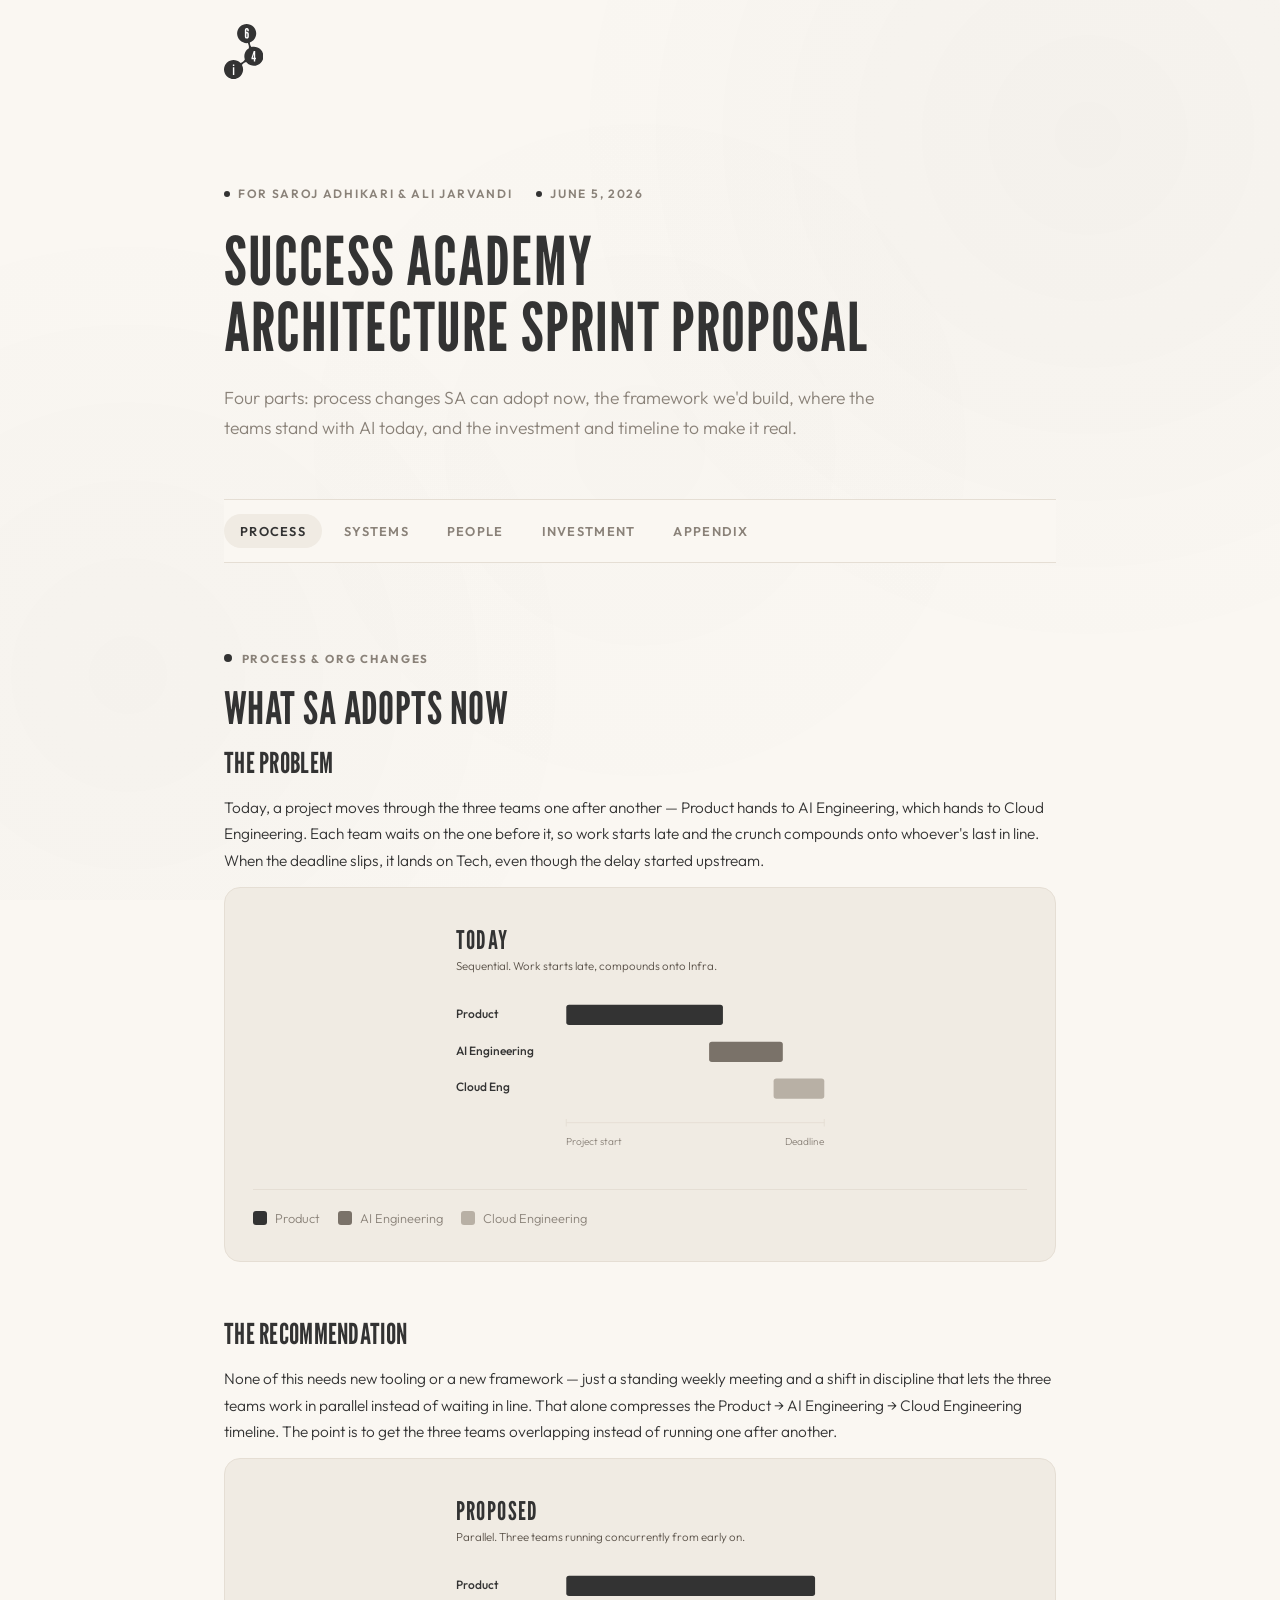
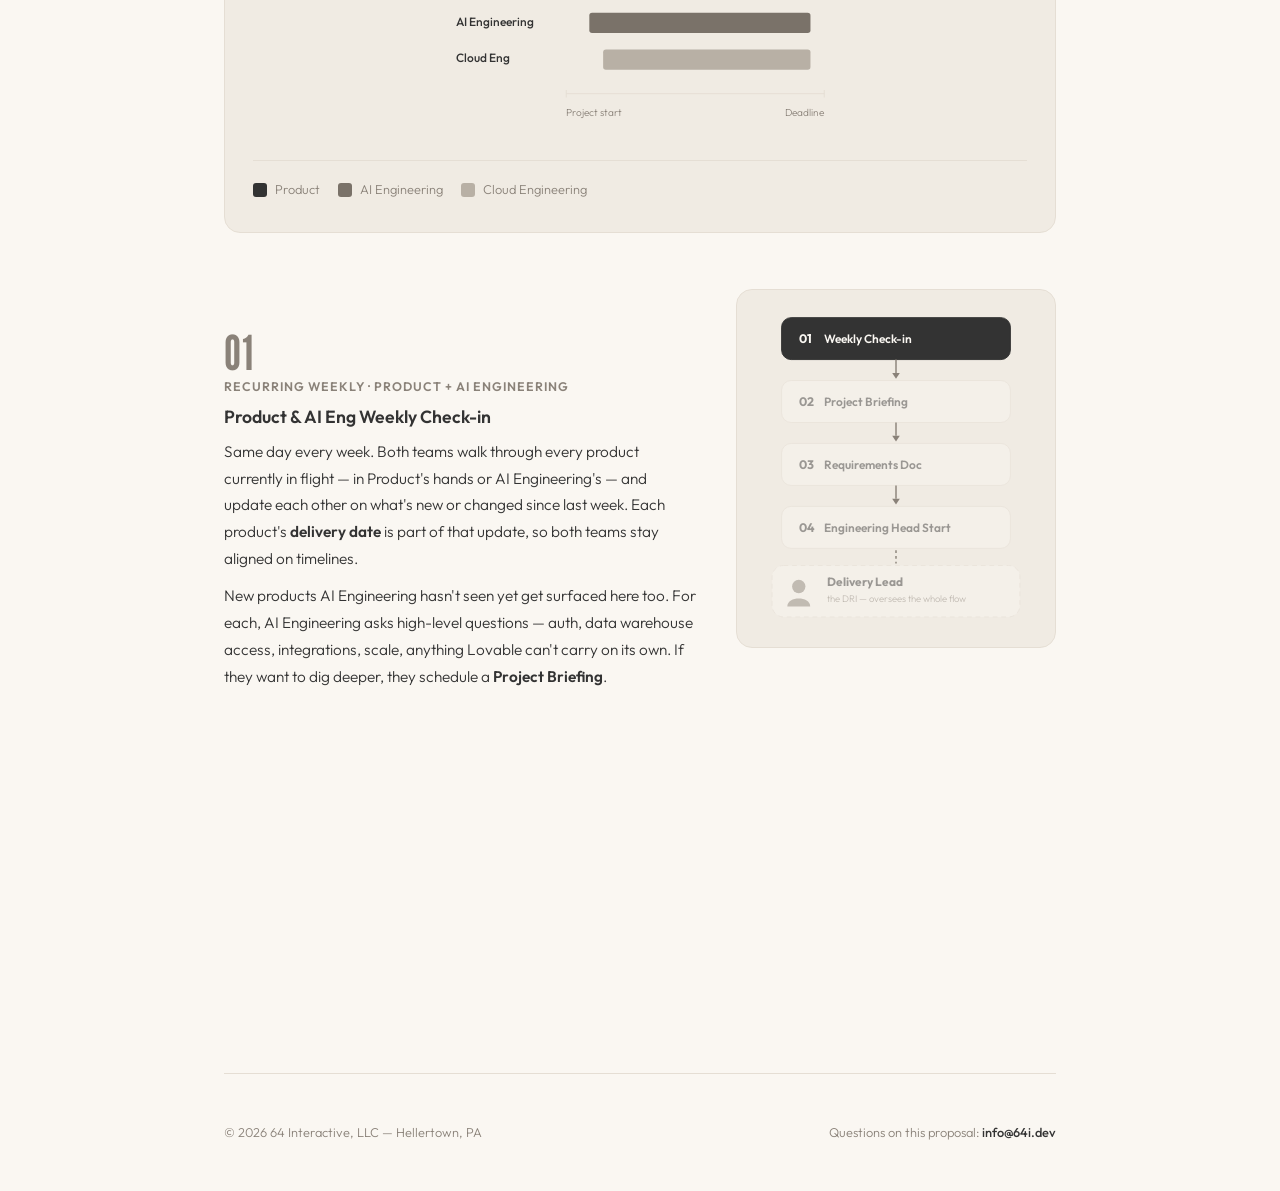
<file: clients/sa/proposal.html>
<!doctype html>
<html lang="en">
  <head>
    <meta charset="UTF-8" />
    <meta name="viewport" content="width=device-width, initial-scale=1.0" />
    <title>Success Academy — Architecture Sprint Proposal</title>
    <meta
      name="description"
      content="Proposal for Success Academy's product framework engagement — process changes, the framework we'd build, where the teams stand with AI, and the investment and timeline."
    />
    <link
      rel="icon"
      type="image/svg+xml"
      href="data:image/svg+xml,<svg xmlns='http://www.w3.org/2000/svg' viewBox='0 0 100 100'><text y='.9em' font-size='90'>⬡</text></svg>"
    />
    <link rel="preconnect" href="https://fonts.googleapis.com" />
    <link rel="preconnect" href="https://fonts.gstatic.com" crossorigin />
    <link
      href="https://fonts.googleapis.com/css2?family=League+Gothic&family=Outfit:wght@300;400;500;600;700&display=swap"
      rel="stylesheet"
    />
    <link rel="stylesheet" href="shared.css" />
    <style>
      /* Tabbed layout — scoped to this page */
      .tabbar {
        position: sticky;
        top: 0;
        z-index: 20;
        display: flex;
        flex-wrap: wrap;
        gap: 6px;
        padding: 14px 0;
        background: var(--bg);
        border-bottom: 1px solid var(--border);
      }
      .tabbar button {
        font-family: "Outfit", sans-serif;
        font-size: 0.8rem;
        font-weight: 600;
        letter-spacing: 0.1em;
        text-transform: uppercase;
        color: var(--text-muted);
        background: none;
        border: none;
        padding: 9px 16px;
        border-radius: 999px;
        cursor: pointer;
        transition:
          color 0.15s ease,
          background 0.15s ease;
      }
      .tabbar button:hover {
        color: var(--text, #333333);
      }
      .tabbar button.active {
        color: var(--text, #333333);
        background: var(--bg-card);
      }
      section.phase {
        display: none;
        border-bottom: none;
      }
      section.phase.active {
        display: block;
      }
      .step {
        scroll-margin-top: 90px;
      }
      .flow-jump {
        cursor: pointer;
      }
      .flow-jump:hover {
        fill: rgba(51, 51, 51, 0.05);
      }
      .flow-hint {
        font-size: 0.8rem;
        color: var(--text-muted);
        text-align: center;
        font-style: italic;
        margin: 12px 0 0;
      }
      @keyframes stepflash {
        0% {
          background: var(--bg-card);
        }
        100% {
          background: transparent;
        }
      }
      .step.flash {
        animation: stepflash 1.8s ease-out;
        border-radius: 10px;
      }
      .process-grid {
        display: grid;
        grid-template-columns: 1fr 320px;
        gap: 40px;
        align-items: start;
        margin-top: 8px;
      }
      .process-diagram-sticky {
        position: sticky;
        top: 80px;
        background: var(--bg-card);
        border: 1px solid var(--border);
        border-radius: 16px;
        padding: 20px 16px;
      }
      .process-diagram-sticky svg {
        width: 100%;
        height: auto;
        display: block;
      }
      .dstep .box {
        fill: #faf7f2;
        stroke: #e5ded4;
        stroke-width: 1;
        transition:
          fill 0.25s ease,
          stroke 0.25s ease;
      }
      .dstep .dribox {
        stroke-dasharray: 5 4;
      }
      .dstep .t {
        fill: #333333;
        transition: fill 0.25s ease;
      }
      .dstep .tm {
        fill: #8a8279;
        transition: fill 0.25s ease;
      }
      .dstep .person {
        fill: #8a8279;
        transition: fill 0.25s ease;
      }
      .dstep.active .box {
        fill: #333333;
        stroke: #333333;
      }
      .dstep.active .t,
      .dstep.active .tm,
      .dstep.active .person {
        fill: #faf7f2;
      }
      @media (max-width: 860px) {
        .process-grid {
          grid-template-columns: 1fr;
        }
        .process-diagram {
          display: none;
        }
      }
      .process-steps .step {
        padding-block: 40px;
        scroll-margin-top: 100px;
      }
      .process-steps .step {
        display: none;
      }
      .process-steps .step.active {
        display: block;
        animation: fadeInUp 0.4s ease both;
      }
      @keyframes fadeInUp {
        from {
          opacity: 0;
          transform: translateY(14px);
        }
        to {
          opacity: 1;
          transform: none;
        }
      }
      .dstep {
        cursor: pointer;
        transform-box: fill-box;
        transform-origin: center;
      }
      .dstep:hover .box {
        stroke: #333333;
      }
      .dstep.active {
        animation: dstepPop 0.35s ease;
      }
      @keyframes dstepPop {
        0% {
          transform: scale(1);
        }
        50% {
          transform: scale(1.05);
        }
        100% {
          transform: scale(1);
        }
      }
      @media (max-width: 860px) {
        .process-steps .step {
          display: block;
        }
      }
      .process-steps .step {
        border-top: none;
      }
      .dstep {
        opacity: 0.45;
        transition:
          opacity 0.25s ease,
          transform 0.25s ease;
      }
      .dstep.active {
        opacity: 1;
      }
      .dstep:hover {
        opacity: 1;
      }
      .dstep:focus {
        outline: none;
      }
      .dstep:focus-visible .box {
        stroke: #333333;
        stroke-width: 2;
      }
      /* override shared.css overflow-x:hidden which breaks position:sticky */
      body {
        overflow-x: clip;
      }
      /* pin content height: overlap steps in one cell so switching doesn't reflow the page */
      .process-steps {
        display: grid;
      }
      .process-steps .step {
        grid-area: 1 / 1;
        display: block;
        visibility: hidden;
        opacity: 0;
      }
      .process-steps .step.active {
        visibility: visible;
        opacity: 1;
      }
      @media (max-width: 860px) {
        .process-steps {
          display: block;
        }
        .process-steps .step {
          grid-area: auto;
          visibility: visible;
          opacity: 1;
        }
      }

      /* Diagram modal — reusable */
      .diagram-modal-link {
        display: inline-block;
        margin-top: -8px;
        margin-bottom: 24px;
        font-family: "Outfit", sans-serif;
        font-size: 0.85rem;
        font-style: italic;
        font-weight: 700;
        color: var(--text-muted, #6b6359);
        text-decoration: none;
        border-bottom: 1px dotted var(--text-muted, #6b6359);
        cursor: pointer;
        transition:
          color 0.15s ease,
          border-color 0.15s ease;
      }
      .diagram-modal-link:hover,
      .diagram-modal-link:focus-visible {
        color: var(--text, #333333);
        border-bottom-color: var(--text, #333333);
      }
      .diagram-modal-link::before {
        content: "→ ";
      }

      dialog.diagram-modal {
        border: none;
        border-radius: 12px;
        padding: 0;
        max-width: min(960px, calc(100vw - 48px));
        width: 100%;
        max-height: calc(100vh - 48px);
        background: var(--bg, #faf7f2);
        color: var(--text, #333333);
        box-shadow: 0 24px 64px rgba(0, 0, 0, 0.25);
        overflow: hidden;
        inset: 0;
        margin: auto;
      }
      dialog.diagram-modal::backdrop {
        background: rgba(20, 18, 14, 0.55);
        backdrop-filter: blur(2px);
      }
      dialog.diagram-modal .diagram-modal-inner {
        padding: 36px;
        overflow-y: auto;
        max-height: calc(100vh - 48px);
      }

      .mb-0 {
        margin-bottom: 0;
      }

      dialog.diagram-modal .diagram-modal-close {
        position: absolute;
        top: 14px;
        right: 14px;
        width: 32px;
        height: 32px;
        border: none;
        background: transparent;
        font-size: 1.5rem;
        line-height: 1;
        color: var(--text-muted, #6b6359);
        cursor: pointer;
        border-radius: 6px;
        transition:
          background 0.15s ease,
          color 0.15s ease;
      }
      dialog.diagram-modal .diagram-modal-close:hover,
      dialog.diagram-modal .diagram-modal-close:focus-visible {
        background: var(--bg-card, #f2eee7);
        color: var(--text, #333333);
      }
      dialog.diagram-modal .subsection-title {
        margin-top: 0;
      }
      .fee-table {
        width: 100%;
        border-collapse: collapse;
        margin: 16px 0 24px;
      }
      .fee-table th,
      .fee-table td {
        padding: 14px 16px;
        text-align: left;
        border-bottom: 1px solid var(--border);
        vertical-align: top;
      }
      .fee-table th {
        font-size: 0.74rem;
        font-weight: 700;
        letter-spacing: 0.1em;
        text-transform: uppercase;
        color: var(--text-muted);
      }
      .fee-table td {
        font-size: 0.95rem;
      }
      .fee-table tr.total td {
        background: var(--bg-card);
        font-size: 1rem;
      }
      .sign-cta {
        margin: 28px 0 8px;
        text-align: center;
      }
      .sign-cta a {
        display: inline-block;
        padding: 16px 36px;
        background: #333333;
        color: #faf7f2;
        text-decoration: none;
        border-radius: 8px;
        font-family: "Outfit", sans-serif;
        font-weight: 600;
        font-size: 0.95rem;
        letter-spacing: 0.04em;
        transition:
          background 0.2s ease,
          transform 0.15s ease;
      }
      .sign-cta a:hover {
        background: #1a1a1a;
        transform: translateY(-1px);
      }
      .sign-cta-note {
        font-size: 0.82rem;
        color: var(--text-muted);
        margin-top: 12px;
        text-align: center;
        font-style: italic;
      }
    </style>
  </head>
  <body>
    <div class="container">
      <nav>
        <a href="/" class="logo" aria-label="64 Interactive">
          <svg viewBox="0 0 295 420" xmlns="http://www.w3.org/2000/svg">
            <!-- White shadow layer (3 circles) -->
            <path
              fill="#FFFFFF"
              d="M166.266,286.816c2.121,2.875,4.479,5.635,7.082,8.236c28.014,28.012,73.43,28.01,101.441-0.006 c28.012-28.012,28.012-73.42,0-101.432c-18.66-18.66-45.031-24.871-68.844-18.674c-4.059-5.02-7.289-10.793-9.389-17.244 c-1.738-5.359-2.562-10.795-2.629-16.174c9.791-3.455,18.98-9.092,26.811-16.922c28.014-28.01,28.021-73.428,0.008-101.438 C192.74-4.842,147.318-4.842,119.307,23.17c-28.01,28.012-28.004,73.43,0,101.436c15.914,15.912,37.447,22.771,58.213,20.602 c2.807,4.129,5.104,8.688,6.717,13.656c2.645,8.129,3.244,16.451,2.123,24.467c-4.623,2.861-8.994,6.275-13.006,10.285 c-20.096,20.1-25.773,49.15-17.035,74.305c-3.49,6.557-8.303,12.475-14.475,17.285c-5.543,4.316-11.674,7.377-18.076,9.266 c-0.441-0.461-0.869-0.934-1.324-1.391c-28.01-28.012-73.42-28.016-101.432-0.004c-28.01,28.02-28.02,73.43-0.006,101.445 c28.004,28.002,73.428,28.002,101.438-0.014c22.928-22.926,27.072-57.506,12.471-84.66c3.223-5.033,7.277-9.602,12.223-13.463 C152.984,291.83,159.486,288.67,166.266,286.816"
            />
            <!-- Dark main shape (3 circles) -->
            <path
              fill="#333333"
              d="M166.266,284.656c2.121,2.875,4.479,5.635,7.082,8.236c28.014,28.012,73.43,28.01,101.441-0.006 c28.012-28.012,28.012-73.42,0-101.432c-18.66-18.66-45.031-24.871-68.844-18.674c-4.059-5.02-7.289-10.793-9.389-17.244 c-1.738-5.359-2.562-10.795-2.629-16.174c9.791-3.455,18.98-9.092,26.811-16.922c28.014-28.01,28.021-73.428,0.008-101.438 C192.74-7.002,147.318-7.002,119.307,21.01c-28.01,28.012-28.004,73.43,0,101.436c15.914,15.912,37.447,22.771,58.213,20.602 c2.807,4.129,5.104,8.688,6.717,13.656c2.645,8.129,3.244,16.451,2.123,24.467c-4.623,2.861-8.994,6.275-13.006,10.285 c-20.096,20.1-25.773,49.15-17.035,74.305c-3.49,6.557-8.303,12.475-14.475,17.285c-5.543,4.316-11.674,7.377-18.076,9.266 c-0.441-0.461-0.869-0.934-1.324-1.391c-28.01-28.012-73.42-28.016-101.432-0.004c-28.01,28.02-28.02,73.43-0.006,101.445 c28.004,28.002,73.428,28.002,101.438-0.014c22.928-22.926,27.072-57.506,12.471-84.66c3.223-5.033,7.277-9.602,12.223-13.463 C152.984,289.67,159.486,286.51,166.266,284.656"
            />
            <!-- White "6" in top circle -->
            <path
              fill="#FFFFFF"
              d="M186.188,92.802c0,3.687-0.948,16.748-14.852,16.748s-14.852-13.061-14.852-16.748V48.773 c0-5.477,0.632-18.328,14.852-18.328s14.852,12.851,14.852,18.328v4.845h-11.376c0-10.428-0.21-13.271-3.476-13.271 c-2.844,0-3.476,2.528-3.476,8.426v13.798c1.896-1.159,3.687-1.896,5.688-1.896c11.692,0,12.64,12.008,12.64,16.327V92.802z M171.335,99.648c2.423,0,3.476-2.528,3.476-3.476V73c0-0.948-1.053-3.476-3.476-3.476c-2.422,0-3.371,2.106-3.476,3.16v23.489 C167.86,97.121,168.702,99.648,171.335,99.648z"
            />
            <!-- White "4" in right circle -->
            <path
              fill="#FFFFFF"
              d="M223.683,263.639h-17.591v-10.006l16.643-50.559h11.376v50.559h5.267v10.006h-5.267v16.854h-10.428 V263.639z M215.782,253.633h7.9v-24.227v-2.317h-0.632l-0.632,2.317L215.782,253.633z"
            />
            <!-- White "i." in left circle -->
            <path
              fill="#FFFFFF"
              d="M66.622,304.591H77.26v10.639H66.622V304.591z M66.622,382.01v-57.616H77.26v57.616H66.622z"
            />
          </svg>
        </a>
      </nav>

      <section class="hero">
        <div class="doc-meta">
          <span>For Saroj Adhikari &amp; Ali Jarvandi</span>
          <span>June 5, 2026</span>
        </div>
        <h1>Success Academy<br />Architecture Sprint Proposal</h1>
        <p class="hero-lede">
          Four parts: process changes SA can adopt now, the framework we'd
          build, where the teams stand with AI today, and the investment and
          timeline to make it real.
        </p>
      </section>

      <div class="tabbar" role="tablist" aria-label="Proposal sections">
        <button class="active" data-target="process">Process</button>
        <button data-target="systems">Systems</button>
        <button data-target="people">People</button>
        <button data-target="investment">Investment</button>
        <button data-target="appendix">Appendix</button>
      </div>

      <!-- PHASE 1 -->
      <section class="phase active" id="process">
        <div class="section-label">Process &amp; Org Changes</div>
        <h2 class="section-title">What SA adopts now</h2>
        <div class="subsection">
          <h3 class="subsection-title major">The problem</h3>
          <p>
            Today, a project moves through the three teams one after another
            &mdash; Product hands to AI Engineering, which hands to Cloud
            Engineering. Each team waits on the one before it, so work starts
            late and the crunch compounds onto whoever's last in line. When the
            deadline slips, it lands on Tech, even though the delay started
            upstream.
          </p>
          <div
            class="diagram"
            aria-label="Today — a project moves through the three teams in sequence"
          >
            <svg
              viewBox="0 0 840 270"
              xmlns="http://www.w3.org/2000/svg"
              role="img"
            >
              <title>Today — sequential handoff across the three teams</title>
              <g transform="translate(220, 0)">
                <text
                  x="0"
                  y="32"
                  font-family="League Gothic, sans-serif"
                  font-size="28"
                  fill="#333333"
                  letter-spacing="1.5"
                >
                  TODAY
                </text>
                <text
                  x="0"
                  y="54"
                  font-family="Outfit, sans-serif"
                  font-size="12.5"
                  fill="#5a5249"
                >
                  Sequential. Work starts late, compounds onto Infra.
                </text>

                <text
                  x="0"
                  y="106"
                  font-family="Outfit, sans-serif"
                  font-size="13"
                  fill="#333333"
                  font-weight="500"
                >
                  Product
                </text>
                <rect
                  x="120"
                  y="92"
                  width="170"
                  height="22"
                  rx="3"
                  fill="#333333"
                />

                <text
                  x="0"
                  y="146"
                  font-family="Outfit, sans-serif"
                  font-size="13"
                  fill="#333333"
                  font-weight="500"
                >
                  AI Engineering
                </text>
                <rect
                  x="275"
                  y="132"
                  width="80"
                  height="22"
                  rx="3"
                  fill="#7a7269"
                />

                <text
                  x="0"
                  y="186"
                  font-family="Outfit, sans-serif"
                  font-size="13"
                  fill="#333333"
                  font-weight="500"
                >
                  Cloud Eng
                </text>
                <rect
                  x="345"
                  y="172"
                  width="55"
                  height="22"
                  rx="3"
                  fill="#b8b0a5"
                />

                <line
                  x1="120"
                  y1="220"
                  x2="400"
                  y2="220"
                  stroke="#E5DED4"
                  stroke-width="1"
                />
                <line
                  x1="120"
                  y1="216"
                  x2="120"
                  y2="224"
                  stroke="#E5DED4"
                  stroke-width="1"
                />
                <line
                  x1="400"
                  y1="216"
                  x2="400"
                  y2="224"
                  stroke="#E5DED4"
                  stroke-width="1"
                />
                <text
                  x="120"
                  y="244"
                  font-family="Outfit, sans-serif"
                  font-size="11"
                  fill="#8a8279"
                >
                  Project start
                </text>
                <text
                  x="400"
                  y="244"
                  font-family="Outfit, sans-serif"
                  font-size="11"
                  fill="#8a8279"
                  text-anchor="end"
                >
                  Deadline
                </text>
              </g>
            </svg>
            <div class="legend">
              <span class="item"
                ><span class="swatch" style="background: #333333"></span
                >Product</span
              >
              <span class="item"
                ><span class="swatch" style="background: #7a7269"></span>AI
                Engineering</span
              >
              <span class="item"
                ><span class="swatch" style="background: #b8b0a5"></span>Cloud
                Engineering</span
              >
            </div>
          </div>
        </div>

        <div class="subsection">
          <h3 class="subsection-title major">The recommendation</h3>
          <p>
            None of this needs new tooling or a new framework &mdash; just a
            standing weekly meeting and a shift in discipline that lets the
            three teams work in parallel instead of waiting in line. That alone
            compresses the Product → AI Engineering → Cloud Engineering
            timeline. The point is to get the three teams overlapping instead of
            running one after another.
          </p>
          <div
            class="diagram"
            aria-label="Proposed — the three teams run in parallel"
          >
            <svg
              viewBox="0 0 840 270"
              xmlns="http://www.w3.org/2000/svg"
              role="img"
            >
              <title>Proposed — the three teams run in parallel</title>
              <g transform="translate(220, 0)">
                <text
                  x="0"
                  y="32"
                  font-family="League Gothic, sans-serif"
                  font-size="28"
                  fill="#333333"
                  letter-spacing="1.5"
                >
                  PROPOSED
                </text>
                <text
                  x="0"
                  y="54"
                  font-family="Outfit, sans-serif"
                  font-size="12.5"
                  fill="#5a5249"
                >
                  Parallel. Three teams running concurrently from early on.
                </text>

                <text
                  x="0"
                  y="106"
                  font-family="Outfit, sans-serif"
                  font-size="13"
                  fill="#333333"
                  font-weight="500"
                >
                  Product
                </text>
                <rect
                  x="120"
                  y="92"
                  width="270"
                  height="22"
                  rx="3"
                  fill="#333333"
                />

                <text
                  x="0"
                  y="146"
                  font-family="Outfit, sans-serif"
                  font-size="13"
                  fill="#333333"
                  font-weight="500"
                >
                  AI Engineering
                </text>
                <rect
                  x="145"
                  y="132"
                  width="240"
                  height="22"
                  rx="3"
                  fill="#7a7269"
                />

                <text
                  x="0"
                  y="186"
                  font-family="Outfit, sans-serif"
                  font-size="13"
                  fill="#333333"
                  font-weight="500"
                >
                  Cloud Eng
                </text>
                <rect
                  x="160"
                  y="172"
                  width="225"
                  height="22"
                  rx="3"
                  fill="#b8b0a5"
                />

                <line
                  x1="120"
                  y1="220"
                  x2="400"
                  y2="220"
                  stroke="#E5DED4"
                  stroke-width="1"
                />
                <line
                  x1="120"
                  y1="216"
                  x2="120"
                  y2="224"
                  stroke="#E5DED4"
                  stroke-width="1"
                />
                <line
                  x1="400"
                  y1="216"
                  x2="400"
                  y2="224"
                  stroke="#E5DED4"
                  stroke-width="1"
                />
                <text
                  x="120"
                  y="244"
                  font-family="Outfit, sans-serif"
                  font-size="11"
                  fill="#8a8279"
                >
                  Project start
                </text>
                <text
                  x="400"
                  y="244"
                  font-family="Outfit, sans-serif"
                  font-size="11"
                  fill="#8a8279"
                  text-anchor="end"
                >
                  Deadline
                </text>
              </g>
            </svg>
            <div class="legend">
              <span class="item"
                ><span class="swatch" style="background: #333333"></span
                >Product</span
              >
              <span class="item"
                ><span class="swatch" style="background: #7a7269"></span>AI
                Engineering</span
              >
              <span class="item"
                ><span class="swatch" style="background: #b8b0a5"></span>Cloud
                Engineering</span
              >
            </div>
          </div>

          <div class="process-grid">
            <div class="process-steps">
              <div class="step" id="step-01">
                <div class="step-num">01</div>
                <div class="step-body">
                  <div class="meta">
                    Recurring weekly · Product + AI Engineering
                  </div>
                  <h3>Product &amp; AI Eng Weekly Check-in</h3>
                  <p>
                    Same day every week. Both teams walk through every product
                    currently in flight — in Product's hands or AI Engineering's
                    — and update each other on what's new or changed since last
                    week. Each product's <strong>delivery date</strong> is part
                    of that update, so both teams stay aligned on timelines.
                  </p>
                  <p>
                    New products AI Engineering hasn't seen yet get surfaced
                    here too. For each, AI Engineering asks high-level questions
                    — auth, data warehouse access, integrations, scale, anything
                    Lovable can't carry on its own. If they want to dig deeper,
                    they schedule a
                    <strong>Project Briefing</strong>.
                  </p>
                </div>
              </div>

              <div class="step" id="step-02">
                <div class="step-num">02</div>
                <div class="step-body">
                  <div class="meta">Per project · Product + Vadim (AI Eng)</div>
                  <h3>Project Briefing</h3>
                  <p>
                    Just the Product person and Vadim from AI Engineering.
                    Product walks Vadim through what they currently understand
                    about the project — not a finished spec, and Product isn't
                    expected to have one yet. Things will change.
                  </p>
                  <p>
                    The point is to give AI Engineering enough of a picture to
                    start researching and thinking about what the project might
                    need. Vadim starts the Requirements Doc with whatever
                    Product knows so far. It evolves from there.
                  </p>
                </div>
              </div>

              <div class="step" id="step-03">
                <div class="step-num">03</div>
                <div class="step-body">
                  <div class="meta">
                    Per project · Doc + dedicated Slack channel
                  </div>
                  <h3>Requirements Doc</h3>
                  <p>
                    Every project has one central Requirements Doc. It's the
                    gold standard — the doc, not the conversation, is the source
                    of truth.
                  </p>
                  <p>
                    Each project also gets a
                    <strong>dedicated Slack channel</strong> that both teams use
                    to discuss the work.
                    <strong>Claude is in the channel.</strong> When something
                    said in Slack needs to land in the Doc, anyone can
                    <code>@claude</code> and the update gets made.
                  </p>
                  <p>
                    Email and in-office conversations are fine too, but those
                    need to be brought back into the Doc manually.
                  </p>
                </div>
              </div>

              <div class="step" id="step-04">
                <div class="step-num">04</div>
                <div class="step-body">
                  <div class="meta">
                    After the Project Briefing · AI Eng + Infra
                  </div>
                  <h3>Engineering Head Start</h3>
                  <p>
                    After the Project Briefing, AI Engineering and Infra have a
                    high-level read on what the project will need. The Head
                    Start is the time and space for them to act on that read —
                    to
                    <strong>start working in parallel with Product</strong>
                    instead of waiting until Product is done.
                  </p>
                  <p>How they use that time is up to them. Common moves:</p>
                  <ul>
                    <li>
                      <strong>AI Engineering</strong> sets up a branch and
                      starts an initial iteration of the project.
                    </li>
                    <li>
                      <strong>Infra</strong> stands up the sandbox environment
                      and gets the CI/CD pipeline ready.
                    </li>
                  </ul>
                  <p>
                    The high-level reqs could still change. But they tend to be
                    the core pieces of the project, so the risk of throwaway
                    work is low — and the timeline savings (the parallelization
                    shown above) are real.
                  </p>
                </div>
              </div>

              <div class="step" id="step-05">
                <div class="step-num">05</div>
                <div class="step-body">
                  <div class="meta">New role · DRI for delivery</div>
                  <h3>Delivery Lead</h3>
                  <p>
                    The Delivery Lead is the <strong>DRI</strong> — the single
                    accountable owner — for each project landing on time.
                    <strong
                      >This role is filled by a third-party, unbiased person —
                      not from inside the Product team</strong
                    >
                    — so their judgment stays neutral. They don't own scope,
                    engineering choices, or design. They own <em>delivery</em>.
                  </p>
                  <p>
                    Today, when a project slips, blame lands on Tech (AI
                    Engineering and Cloud Engineering) because they're always
                    last in line. Whatever fell behind upstream still has to be
                    wrapped up by Tech before launch. The Delivery Lead changes
                    that. Because they're not tied to any one team, they're
                    incentivized to hold
                    <em>each</em> team — Product, AI Engineering, Cloud
                    Engineering — to its part of the timeline, and to flag
                    slippage early enough to do something about it.
                  </p>
                  <div class="callout">
                    <p>
                      <strong>Open question.</strong> Reporting line is an
                      SA-leadership call. Whoever it reports into, the role has
                      to be measured on outcomes for all three teams — otherwise
                      the independence breaks down.
                    </p>
                  </div>
                </div>
              </div>
            </div>
            <aside class="process-diagram">
              <div class="process-diagram-sticky">
                <svg
                  viewBox="0 0 300 332"
                  xmlns="http://www.w3.org/2000/svg"
                  role="img"
                  aria-label="The weekly rhythm, with the Delivery Lead overseeing it"
                >
                  <title>
                    The weekly rhythm, overseen by the Delivery Lead (DRI)
                  </title>
                  <g class="dstep" data-step="step-01">
                    <rect
                      class="box"
                      x="30"
                      y="8"
                      width="240"
                      height="44"
                      rx="10"
                    />
                    <text
                      class="t"
                      x="48"
                      y="35"
                      font-family="Outfit, sans-serif"
                      font-size="13"
                      font-weight="700"
                    >
                      01
                    </text>
                    <text
                      class="t"
                      x="74"
                      y="35"
                      font-family="Outfit, sans-serif"
                      font-size="12.5"
                      font-weight="600"
                    >
                      Weekly Check-in
                    </text>
                  </g>
                  <line
                    x1="150"
                    y1="52"
                    x2="150"
                    y2="66"
                    stroke="#8a8279"
                    stroke-width="1.5"
                  />
                  <polygon points="146,66 154,66 150,72" fill="#8a8279" />
                  <g class="dstep" data-step="step-02">
                    <rect
                      class="box"
                      x="30"
                      y="74"
                      width="240"
                      height="44"
                      rx="10"
                    />
                    <text
                      class="t"
                      x="48"
                      y="101"
                      font-family="Outfit, sans-serif"
                      font-size="13"
                      font-weight="700"
                    >
                      02
                    </text>
                    <text
                      class="t"
                      x="74"
                      y="101"
                      font-family="Outfit, sans-serif"
                      font-size="12.5"
                      font-weight="600"
                    >
                      Project Briefing
                    </text>
                  </g>
                  <line
                    x1="150"
                    y1="118"
                    x2="150"
                    y2="132"
                    stroke="#8a8279"
                    stroke-width="1.5"
                  />
                  <polygon points="146,132 154,132 150,138" fill="#8a8279" />
                  <g class="dstep" data-step="step-03">
                    <rect
                      class="box"
                      x="30"
                      y="140"
                      width="240"
                      height="44"
                      rx="10"
                    />
                    <text
                      class="t"
                      x="48"
                      y="167"
                      font-family="Outfit, sans-serif"
                      font-size="13"
                      font-weight="700"
                    >
                      03
                    </text>
                    <text
                      class="t"
                      x="74"
                      y="167"
                      font-family="Outfit, sans-serif"
                      font-size="12.5"
                      font-weight="600"
                    >
                      Requirements Doc
                    </text>
                  </g>
                  <line
                    x1="150"
                    y1="184"
                    x2="150"
                    y2="198"
                    stroke="#8a8279"
                    stroke-width="1.5"
                  />
                  <polygon points="146,198 154,198 150,204" fill="#8a8279" />
                  <g class="dstep" data-step="step-04">
                    <rect
                      class="box"
                      x="30"
                      y="206"
                      width="240"
                      height="44"
                      rx="10"
                    />
                    <text
                      class="t"
                      x="48"
                      y="233"
                      font-family="Outfit, sans-serif"
                      font-size="13"
                      font-weight="700"
                    >
                      04
                    </text>
                    <text
                      class="t"
                      x="74"
                      y="233"
                      font-family="Outfit, sans-serif"
                      font-size="12.5"
                      font-weight="600"
                    >
                      Engineering Head Start
                    </text>
                  </g>
                  <line
                    x1="150"
                    y1="252"
                    x2="150"
                    y2="266"
                    stroke="#8a8279"
                    stroke-width="1.5"
                    stroke-dasharray="3,3"
                  />
                  <g class="dstep" data-step="step-05">
                    <rect
                      class="box dribox"
                      x="20"
                      y="268"
                      width="260"
                      height="54"
                      rx="12"
                    />
                    <circle class="person" cx="48" cy="290" r="7" />
                    <path class="person" d="M36 311 C36 300 60 300 60 311 Z" />
                    <text
                      class="t"
                      x="78"
                      y="289"
                      font-family="Outfit, sans-serif"
                      font-size="12.5"
                      font-weight="700"
                    >
                      Delivery Lead
                    </text>
                    <text
                      class="tm"
                      x="78"
                      y="306"
                      font-family="Outfit, sans-serif"
                      font-size="10"
                    >
                      the DRI &mdash; oversees the whole flow
                    </text>
                  </g>
                </svg>
              </div>
            </aside>
          </div>
        </div>
      </section>

      <!-- PHASE 2 -->
      <section class="phase" id="systems">
        <div class="section-label">Systems</div>
        <h2 class="section-title">What we'd build</h2>

        <!-- §2.0a — The problem -->
        <!-- §2.0a — The problem -->
        <div class="subsection">
          <h3 class="subsection-title major">The problem</h3>
          <p>
            Today, Product hands off work built in Lovable that Engineering
            can't ship as-is &mdash; and getting it to production creates a
            string of problems:
          </p>
          <ul>
            <li>
              <strong>Off-standard from the start.</strong> Supabase, weak auth,
              no infrastructure code &mdash; none of it meets the bar for
              production.
            </li>
            <li>
              <strong>Engineering has to scramble.</strong> They rework what
              they're handed into something shippable, almost always against a
              tight deadline.
            </li>
            <li>
              <strong>That forces compromises.</strong> To hit the date, they
              ship shortcuts &mdash; like the stack on EC2 with Supabase baked
              in instead of standing it up the right way on RDS and ECS.
            </li>
            <li>
              <strong>Two sources of truth.</strong> Product keeps iterating on
              the Lovable version while Engineering owns the reworked one, and
              keeping the two in sync is a constant, losing battle.
            </li>
          </ul>
          <div
            class="diagram"
            aria-label="Today — Product hands off off-standard work to Engineering"
          >
            <svg
              viewBox="0 0 760 200"
              xmlns="http://www.w3.org/2000/svg"
              role="img"
            >
              <title>
                Today — Product hands off off-standard work to Engineering
              </title>
              <text
                x="0"
                y="34"
                font-family="League Gothic, sans-serif"
                font-size="28"
                fill="#333333"
                letter-spacing="1.5"
              >
                TODAY
              </text>
              <text
                x="0"
                y="56"
                font-family="Outfit, sans-serif"
                font-size="13"
                fill="#5a5249"
              >
                Same flow &mdash; but Product starts off-standard.
              </text>
              <text
                x="235"
                y="94"
                font-family="Outfit, sans-serif"
                font-size="11"
                fill="#b8b0a5"
                text-anchor="middle"
                font-style="italic"
              >
                no shared template
              </text>
              <rect
                x="120"
                y="104"
                width="230"
                height="68"
                rx="10"
                fill="#FAF7F2"
                stroke="#E5DED4"
                stroke-width="1"
              />
              <text
                x="235"
                y="138"
                font-family="Outfit, sans-serif"
                font-size="14"
                font-weight="600"
                fill="#333333"
                text-anchor="middle"
              >
                Product in Lovable
              </text>
              <text
                x="235"
                y="158"
                font-family="Outfit, sans-serif"
                font-size="11"
                fill="#8a8279"
                text-anchor="middle"
              >
                off-standard build
              </text>
              <text
                x="400"
                y="126"
                font-family="Outfit, sans-serif"
                font-size="10"
                fill="#8a8279"
                text-anchor="middle"
              >
                hand off
              </text>
              <line
                x1="355"
                y1="138"
                x2="443"
                y2="138"
                stroke="#8a8279"
                stroke-width="1.5"
              />
              <polygon points="443,134 451,138 443,142" fill="#8a8279" />
              <rect
                x="455"
                y="104"
                width="230"
                height="68"
                rx="10"
                fill="#FAF7F2"
                stroke="#E5DED4"
                stroke-width="1"
              />
              <text
                x="570"
                y="138"
                font-family="Outfit, sans-serif"
                font-size="14"
                font-weight="600"
                fill="#333333"
                text-anchor="middle"
              >
                Engineering
              </text>
              <text
                x="570"
                y="158"
                font-family="Outfit, sans-serif"
                font-size="11"
                fill="#8a8279"
                text-anchor="middle"
              >
                scramble to ship
              </text>
              <text
                x="400"
                y="192"
                font-family="Outfit, sans-serif"
                font-size="11.5"
                fill="#8a8279"
                text-anchor="middle"
              >
                Tight timelines force compromises
              </text>
            </svg>
          </div>
          <a
            class="diagram-modal-link"
            data-target="dialog-current-state"
            href="#dialog-current-state"
            role="button"
            >See details of the current project structure and flow</a
          >
        </div>

        <!-- §2.0b — The recommendation -->
        <div class="subsection">
          <h3 class="subsection-title major">The recommendation</h3>
          <p>
            What we're proposing is that every Lovable project starts from an
            engineering-approved template. Anyone spinning up a project in
            Lovable begins with the right standards already in place. That takes
            most of the scramble off Engineering's plate &mdash; far less
            rework, no compromises forced by the clock, and no two-way sync to
            fight. Most of all, it gives the Engineering team a lot of their
            time and energy back.
          </p>
          <div
            class="diagram"
            aria-label="How a product flows: any creator starts one on the template, hands to a developer, who ships it to a sandbox"
          >
            <svg
              viewBox="0 0 880 300"
              xmlns="http://www.w3.org/2000/svg"
              role="img"
            >
              <title>
                How a product flows — any creator starts one on the template,
                hands to a developer, who ships to a sandbox
              </title>
              <text
                x="10"
                y="32"
                font-family="League Gothic, sans-serif"
                font-size="28"
                fill="#333333"
                letter-spacing="1.5"
              >
                HOW A PRODUCT FLOWS
              </text>
              <text
                x="10"
                y="54"
                font-family="Outfit, sans-serif"
                font-size="12.5"
                fill="#5a5249"
              >
                Anyone can start one &mdash; and it's on the template from the
                first click.
              </text>

              <rect
                x="20"
                y="86"
                width="150"
                height="46"
                rx="10"
                fill="#FAF7F2"
                stroke="#E5DED4"
                stroke-width="1"
              />
              <text
                x="95"
                y="114"
                font-family="Outfit, sans-serif"
                font-size="13"
                font-weight="600"
                fill="#333333"
                text-anchor="middle"
              >
                Business user
              </text>
              <rect
                x="20"
                y="152"
                width="150"
                height="46"
                rx="10"
                fill="#FAF7F2"
                stroke="#E5DED4"
                stroke-width="1"
              />
              <text
                x="95"
                y="180"
                font-family="Outfit, sans-serif"
                font-size="13"
                font-weight="600"
                fill="#333333"
                text-anchor="middle"
              >
                School teacher
              </text>
              <rect
                x="20"
                y="218"
                width="150"
                height="46"
                rx="10"
                fill="#FAF7F2"
                stroke="#E5DED4"
                stroke-width="1"
              />
              <text
                x="95"
                y="246"
                font-family="Outfit, sans-serif"
                font-size="13"
                font-weight="600"
                fill="#333333"
                text-anchor="middle"
              >
                Product person
              </text>

              <path
                d="M 170 109 C 235 109 235 175 296 175"
                fill="none"
                stroke="#8a8279"
                stroke-width="1.5"
              />
              <path
                d="M 170 175 L 296 175"
                fill="none"
                stroke="#8a8279"
                stroke-width="1.5"
              />
              <path
                d="M 170 241 C 235 241 235 175 296 175"
                fill="none"
                stroke="#8a8279"
                stroke-width="1.5"
              />
              <polygon points="296,170 305,175 296,180" fill="#8a8279" />

              <rect
                x="300"
                y="142"
                width="190"
                height="66"
                rx="10"
                fill="#333333"
              />
              <text
                x="395"
                y="171"
                font-family="Outfit, sans-serif"
                font-size="14"
                font-weight="600"
                fill="#FAF7F2"
                text-anchor="middle"
              >
                New product
              </text>
              <text
                x="395"
                y="191"
                font-family="Outfit, sans-serif"
                font-size="10"
                fill="#cfc7bb"
                text-anchor="middle"
              >
                on the eng-approved template
              </text>

              <text
                x="521"
                y="166"
                font-family="Outfit, sans-serif"
                font-size="10"
                fill="#8a8279"
                text-anchor="middle"
              >
                hand off
              </text>
              <line
                x1="490"
                y1="175"
                x2="550"
                y2="175"
                stroke="#8a8279"
                stroke-width="1.5"
              />
              <polygon points="550,170 559,175 550,180" fill="#8a8279" />

              <rect
                x="562"
                y="152"
                width="138"
                height="46"
                rx="10"
                fill="#FAF7F2"
                stroke="#E5DED4"
                stroke-width="1"
              />
              <text
                x="631"
                y="180"
                font-family="Outfit, sans-serif"
                font-size="13"
                font-weight="600"
                fill="#333333"
                text-anchor="middle"
              >
                Developer
              </text>

              <text
                x="730"
                y="166"
                font-family="Outfit, sans-serif"
                font-size="10"
                fill="#8a8279"
                text-anchor="middle"
              >
                launch
              </text>
              <line
                x1="700"
                y1="175"
                x2="758"
                y2="175"
                stroke="#8a8279"
                stroke-width="1.5"
              />
              <polygon points="758,170 767,175 758,180" fill="#8a8279" />

              <rect
                x="770"
                y="148"
                width="100"
                height="54"
                rx="10"
                fill="#FAF7F2"
                stroke="#E5DED4"
                stroke-width="1"
              />
              <text
                x="820"
                y="170"
                font-family="Outfit, sans-serif"
                font-size="12.5"
                font-weight="600"
                fill="#333333"
                text-anchor="middle"
              >
                Sandbox
              </text>
              <text
                x="820"
                y="187"
                font-family="Outfit, sans-serif"
                font-size="12.5"
                font-weight="600"
                fill="#333333"
                text-anchor="middle"
              >
                environment
              </text>

              <text
                x="440"
                y="286"
                font-family="Outfit, sans-serif"
                font-size="11.5"
                fill="#8a8279"
                text-anchor="middle"
              >
                Because it starts on the template, engineering inherits
                something to ship &mdash; not rebuild.
              </text>
            </svg>
          </div>
          <a
            class="diagram-modal-link"
            data-target="dialog-proposed-state"
            href="#dialog-proposed-state"
            role="button"
            >See details of the proposed project structure and flow</a
          >

          <!-- §2.0c — Current state (detailed) — opens via modal link above -->
          <dialog
            id="dialog-current-state"
            class="diagram-modal"
            aria-labelledby="dialog-current-state-title"
          >
            <div class="diagram-modal-inner">
              <button
                type="button"
                class="diagram-modal-close"
                aria-label="Close"
              >
                &times;
              </button>

              <div
                class="diagram mb-0"
                aria-label="Detailed before: Product hands off a Lovable build; Engineering chooses between a shortcut path and a standards-meeting path"
              >
                <svg
                  viewBox="0 0 880 690"
                  xmlns="http://www.w3.org/2000/svg"
                  role="img"
                >
                  <title>
                    Current state: Product hands off a Lovable build;
                    Engineering chooses between a shortcut path and a
                    standards-meeting path
                  </title>

                  <text
                    x="20"
                    y="34"
                    font-family="League Gothic, sans-serif"
                    font-size="28"
                    fill="#333333"
                    letter-spacing="1.5"
                    text-transform="uppercase"
                  >
                    Current state
                  </text>
                  <text
                    x="20"
                    y="56"
                    font-family="Outfit, sans-serif"
                    font-size="13"
                    fill="#5a5249"
                  >
                    One handoff, two possible paths.
                  </text>

                  <!-- =================== LEFT STACK =================== -->
                  <text
                    x="170"
                    y="204"
                    font-family="Outfit, sans-serif"
                    font-size="11"
                    fill="#8a8279"
                    text-anchor="middle"
                    letter-spacing="0.5"
                    text-transform="uppercase"
                  >
                    From product or business using Lovable
                  </text>

                  <!-- Supabase Cloud container (top) — DB + Storage -->
                  <rect
                    x="30"
                    y="216"
                    width="280"
                    height="74"
                    rx="8"
                    fill="#E8DFD0"
                    stroke="#D4C8B4"
                    stroke-width="1"
                  />
                  <text
                    x="170"
                    y="236"
                    font-family="Outfit, sans-serif"
                    font-size="12.5"
                    font-weight="600"
                    fill="#333333"
                    text-anchor="middle"
                    letter-spacing="0.5"
                  >
                    Supabase Cloud
                  </text>

                  <!-- Postgres glyph (cylinder) inside left half of tile -->
                  <g transform="translate(80,252)">
                    <path
                      d="M 0 4 L 0 22 Q 0 28 14 28 Q 28 28 28 22 L 28 4"
                      fill="none"
                      stroke="#333333"
                      stroke-width="1.5"
                    />
                    <ellipse
                      cx="14"
                      cy="4"
                      rx="14"
                      ry="4"
                      fill="none"
                      stroke="#333333"
                      stroke-width="1.5"
                    />
                    <path
                      d="M 0 13 Q 14 17 28 13"
                      fill="none"
                      stroke="#333333"
                      stroke-width="1"
                    />
                    <text
                      x="40"
                      y="20"
                      font-family="Outfit, sans-serif"
                      font-size="11"
                      fill="#333333"
                      font-weight="600"
                    >
                      Postgres
                    </text>
                    <text
                      x="40"
                      y="32"
                      font-family="Outfit, sans-serif"
                      font-size="9.5"
                      fill="#6b6359"
                      font-style="italic"
                    >
                      database
                    </text>
                  </g>

                  <!-- Storage glyph (bucket) inside right half of tile -->
                  <g transform="translate(200,252)">
                    <path
                      d="M 2 6 L 6 30 L 26 30 L 30 6 Z"
                      fill="none"
                      stroke="#333333"
                      stroke-width="1.5"
                    />
                    <ellipse
                      cx="16"
                      cy="6"
                      rx="14"
                      ry="3"
                      fill="none"
                      stroke="#333333"
                      stroke-width="1.5"
                    />
                    <path
                      d="M 6 4 Q 16 -2 26 4"
                      fill="none"
                      stroke="#333333"
                      stroke-width="1"
                    />
                    <text
                      x="42"
                      y="20"
                      font-family="Outfit, sans-serif"
                      font-size="11"
                      fill="#333333"
                      font-weight="600"
                    >
                      Storage
                    </text>
                    <text
                      x="42"
                      y="32"
                      font-family="Outfit, sans-serif"
                      font-size="9.5"
                      fill="#6b6359"
                      font-style="italic"
                    >
                      file store
                    </text>
                  </g>

                  <!-- Lovable edge functions -->
                  <rect
                    x="30"
                    y="296"
                    width="280"
                    height="44"
                    rx="8"
                    fill="#E8DFD0"
                    stroke="#D4C8B4"
                    stroke-width="1"
                  />
                  <text
                    x="170"
                    y="315"
                    font-family="Outfit, sans-serif"
                    font-size="13"
                    font-weight="600"
                    fill="#333333"
                    text-anchor="middle"
                  >
                    Lovable edge functions
                  </text>
                  <text
                    x="170"
                    y="331"
                    font-family="Outfit, sans-serif"
                    font-size="10.5"
                    fill="#6b6359"
                    text-anchor="middle"
                    font-style="italic"
                  >
                    server-side logic
                  </text>

                  <!-- Lovable Auth -->
                  <rect
                    x="30"
                    y="344"
                    width="280"
                    height="40"
                    rx="8"
                    fill="#E8DFD0"
                    stroke="#D4C8B4"
                    stroke-width="1"
                  />
                  <text
                    x="170"
                    y="369"
                    font-family="Outfit, sans-serif"
                    font-size="13"
                    font-weight="600"
                    fill="#333333"
                    text-anchor="middle"
                  >
                    Lovable Auth
                  </text>

                  <!-- App code -->
                  <rect
                    x="30"
                    y="388"
                    width="280"
                    height="96"
                    rx="8"
                    fill="#FAF7F2"
                    stroke="#E5DED4"
                    stroke-width="1"
                  />
                  <text
                    x="170"
                    y="428"
                    font-family="Outfit, sans-serif"
                    font-size="14"
                    font-weight="600"
                    fill="#333333"
                    text-anchor="middle"
                  >
                    App code
                  </text>
                  <text
                    x="170"
                    y="448"
                    font-family="Outfit, sans-serif"
                    font-size="11"
                    fill="#8a8279"
                    text-anchor="middle"
                  >
                    UI · routing · state · data calls
                  </text>
                  <text
                    x="170"
                    y="464"
                    font-family="Outfit, sans-serif"
                    font-size="10.5"
                    fill="#8a8279"
                    text-anchor="middle"
                    font-style="italic"
                  >
                    wired to Supabase + Lovable Auth
                  </text>

                  <!-- =================== FORKING ARROW =================== -->
                  <!-- Main stem leaves left stack center-right -->
                  <line
                    x1="310"
                    y1="350"
                    x2="370"
                    y2="350"
                    stroke="#8a8279"
                    stroke-width="1.5"
                  />
                  <!-- Upper branch to Option 1 -->
                  <path
                    d="M 370 350 Q 400 350 400 220 L 538 220"
                    fill="none"
                    stroke="#8a8279"
                    stroke-width="1.5"
                  />
                  <polygon points="538,215 548,220 538,225" fill="#8a8279" />
                  <!-- Lower branch to Option 2 -->
                  <path
                    d="M 370 350 Q 400 350 400 516 L 538 516"
                    fill="none"
                    stroke="#8a8279"
                    stroke-width="1.5"
                  />
                  <polygon points="538,511 548,516 538,521" fill="#8a8279" />

                  <!-- Branch labels -->
                  <text
                    x="455"
                    y="188"
                    font-family="Outfit, sans-serif"
                    font-size="11"
                    fill="#b85c3c"
                    font-weight="600"
                    text-anchor="middle"
                  >
                    shortcut
                  </text>
                  <text
                    x="455"
                    y="548"
                    font-family="Outfit, sans-serif"
                    font-size="11"
                    fill="#2f7a4f"
                    font-weight="600"
                    text-anchor="middle"
                  >
                    do it right
                  </text>

                  <!-- Handoff label on stem -->
                  <text
                    x="340"
                    y="342"
                    font-family="Outfit, sans-serif"
                    font-size="10"
                    fill="#5a5249"
                    text-anchor="middle"
                    font-weight="600"
                  >
                    handoff
                  </text>

                  <!-- =================== OPTION 1 (top right) =================== -->
                  <text
                    x="700"
                    y="92"
                    font-family="Outfit, sans-serif"
                    font-size="11"
                    fill="#8a8279"
                    text-anchor="middle"
                    letter-spacing="0.5"
                  >
                    OPTION 1 &mdash; SHORTCUT
                  </text>

                  <!-- Supabase self-hosted with App container (top) — Postgres + Storage -->
                  <rect
                    x="560"
                    y="104"
                    width="280"
                    height="74"
                    rx="8"
                    fill="#E8DFD0"
                    stroke="#D4C8B4"
                    stroke-width="1"
                  />
                  <text
                    x="700"
                    y="124"
                    font-family="Outfit, sans-serif"
                    font-size="12.5"
                    font-weight="600"
                    fill="#333333"
                    text-anchor="middle"
                    letter-spacing="0.5"
                  >
                    Supabase self-hosted with App
                  </text>

                  <!-- Postgres glyph (cylinder) inside left half -->
                  <g transform="translate(610,140)">
                    <path
                      d="M 0 4 L 0 22 Q 0 28 14 28 Q 28 28 28 22 L 28 4"
                      fill="none"
                      stroke="#333333"
                      stroke-width="1.5"
                    />
                    <ellipse
                      cx="14"
                      cy="4"
                      rx="14"
                      ry="4"
                      fill="none"
                      stroke="#333333"
                      stroke-width="1.5"
                    />
                    <path
                      d="M 0 13 Q 14 17 28 13"
                      fill="none"
                      stroke="#333333"
                      stroke-width="1"
                    />
                    <text
                      x="40"
                      y="20"
                      font-family="Outfit, sans-serif"
                      font-size="11"
                      fill="#333333"
                      font-weight="600"
                    >
                      Postgres
                    </text>
                    <text
                      x="40"
                      y="32"
                      font-family="Outfit, sans-serif"
                      font-size="9.5"
                      fill="#6b6359"
                      font-style="italic"
                    >
                      database
                    </text>
                  </g>

                  <!-- Storage glyph (bucket) inside right half -->
                  <g transform="translate(730,140)">
                    <path
                      d="M 2 6 L 6 30 L 26 30 L 30 6 Z"
                      fill="none"
                      stroke="#333333"
                      stroke-width="1.5"
                    />
                    <ellipse
                      cx="16"
                      cy="6"
                      rx="14"
                      ry="3"
                      fill="none"
                      stroke="#333333"
                      stroke-width="1.5"
                    />
                    <path
                      d="M 6 4 Q 16 -2 26 4"
                      fill="none"
                      stroke="#333333"
                      stroke-width="1"
                    />
                    <text
                      x="42"
                      y="20"
                      font-family="Outfit, sans-serif"
                      font-size="11"
                      fill="#333333"
                      font-weight="600"
                    >
                      Storage
                    </text>
                    <text
                      x="42"
                      y="32"
                      font-family="Outfit, sans-serif"
                      font-size="9.5"
                      fill="#6b6359"
                      font-style="italic"
                    >
                      file store
                    </text>
                  </g>

                  <!-- Okta/Google Auth -->
                  <rect
                    x="560"
                    y="184"
                    width="280"
                    height="40"
                    rx="8"
                    fill="#E8DFD0"
                    stroke="#D4C8B4"
                    stroke-width="1"
                  />
                  <text
                    x="700"
                    y="209"
                    font-family="Outfit, sans-serif"
                    font-size="13"
                    font-weight="600"
                    fill="#333333"
                    text-anchor="middle"
                  >
                    Okta or Google Auth
                  </text>

                  <!-- App code (Option 1) — slight tint, minor changes -->
                  <rect
                    x="560"
                    y="228"
                    width="280"
                    height="96"
                    rx="8"
                    fill="#F5EFE3"
                    stroke="#E5DED4"
                    stroke-width="1"
                  />
                  <text
                    x="700"
                    y="268"
                    font-family="Outfit, sans-serif"
                    font-size="14"
                    font-weight="600"
                    fill="#333333"
                    text-anchor="middle"
                  >
                    App code
                  </text>
                  <text
                    x="700"
                    y="288"
                    font-family="Outfit, sans-serif"
                    font-size="11"
                    fill="#6b6359"
                    text-anchor="middle"
                    font-style="italic"
                  >
                    minor changes
                  </text>
                  <text
                    x="700"
                    y="304"
                    font-family="Outfit, sans-serif"
                    font-size="10.5"
                    fill="#8a8279"
                    text-anchor="middle"
                  >
                    auth re-wired, data calls mostly the same
                  </text>

                  <!-- Option 1 tradeoff caption -->
                  <text
                    x="700"
                    y="344"
                    font-family="Outfit, sans-serif"
                    font-size="11"
                    fill="#b85c3c"
                    text-anchor="middle"
                    font-weight="600"
                  >
                    Doesn't meet engineering standards · not scalable
                  </text>
                  <text
                    x="700"
                    y="360"
                    font-family="Outfit, sans-serif"
                    font-size="10.5"
                    fill="#8a8279"
                    text-anchor="middle"
                    font-style="italic"
                  >
                    shorter turnaround &mdash; the path Engineering usually has
                    to take
                  </text>

                  <!-- =================== OPTION 2 (bottom right) =================== -->
                  <text
                    x="700"
                    y="388"
                    font-family="Outfit, sans-serif"
                    font-size="11"
                    fill="#8a8279"
                    text-anchor="middle"
                    letter-spacing="0.5"
                  >
                    OPTION 2 &mdash; STANDARDS
                  </text>

                  <!-- SA AWS Infra container (top) — RDS + S3 -->
                  <rect
                    x="560"
                    y="400"
                    width="280"
                    height="74"
                    rx="8"
                    fill="#333333"
                  />
                  <text
                    x="700"
                    y="420"
                    font-family="Outfit, sans-serif"
                    font-size="12.5"
                    font-weight="600"
                    fill="#FAF7F2"
                    text-anchor="middle"
                    letter-spacing="0.5"
                  >
                    SA AWS Infra
                  </text>

                  <!-- RDS glyph (cylinder) inside left half -->
                  <g transform="translate(610,436)">
                    <path
                      d="M 0 4 L 0 22 Q 0 28 14 28 Q 28 28 28 22 L 28 4"
                      fill="none"
                      stroke="#FAF7F2"
                      stroke-width="1.5"
                    />
                    <ellipse
                      cx="14"
                      cy="4"
                      rx="14"
                      ry="4"
                      fill="none"
                      stroke="#FAF7F2"
                      stroke-width="1.5"
                    />
                    <path
                      d="M 0 13 Q 14 17 28 13"
                      fill="none"
                      stroke="#FAF7F2"
                      stroke-width="1"
                    />
                    <text
                      x="40"
                      y="20"
                      font-family="Outfit, sans-serif"
                      font-size="11"
                      fill="#FAF7F2"
                      font-weight="600"
                    >
                      RDS
                    </text>
                    <text
                      x="40"
                      y="32"
                      font-family="Outfit, sans-serif"
                      font-size="9.5"
                      fill="#c4bdb3"
                      font-style="italic"
                    >
                      Postgres
                    </text>
                  </g>

                  <!-- S3 glyph (bucket) inside right half -->
                  <g transform="translate(730,436)">
                    <path
                      d="M 2 6 L 6 30 L 26 30 L 30 6 Z"
                      fill="none"
                      stroke="#FAF7F2"
                      stroke-width="1.5"
                    />
                    <ellipse
                      cx="16"
                      cy="6"
                      rx="14"
                      ry="3"
                      fill="none"
                      stroke="#FAF7F2"
                      stroke-width="1.5"
                    />
                    <path
                      d="M 6 4 Q 16 -2 26 4"
                      fill="none"
                      stroke="#FAF7F2"
                      stroke-width="1"
                    />
                    <text
                      x="42"
                      y="20"
                      font-family="Outfit, sans-serif"
                      font-size="11"
                      fill="#FAF7F2"
                      font-weight="600"
                    >
                      S3
                    </text>
                    <text
                      x="42"
                      y="32"
                      font-family="Outfit, sans-serif"
                      font-size="9.5"
                      fill="#c4bdb3"
                      font-style="italic"
                    >
                      storage
                    </text>
                  </g>

                  <!-- SA API on AWS ECS -->
                  <rect
                    x="560"
                    y="480"
                    width="280"
                    height="40"
                    rx="8"
                    fill="#333333"
                  />
                  <text
                    x="700"
                    y="505"
                    font-family="Outfit, sans-serif"
                    font-size="13"
                    font-weight="600"
                    fill="#FAF7F2"
                    text-anchor="middle"
                  >
                    SA API on AWS ECS
                  </text>

                  <!-- Okta/Google Auth -->
                  <rect
                    x="560"
                    y="526"
                    width="280"
                    height="40"
                    rx="8"
                    fill="#E8DFD0"
                    stroke="#D4C8B4"
                    stroke-width="1"
                  />
                  <text
                    x="700"
                    y="551"
                    font-family="Outfit, sans-serif"
                    font-size="13"
                    font-weight="600"
                    fill="#333333"
                    text-anchor="middle"
                  >
                    Okta or Google Auth
                  </text>

                  <!-- App code (Option 2) — heavily changed, cooler fill -->
                  <rect
                    x="560"
                    y="572"
                    width="280"
                    height="50"
                    rx="8"
                    fill="#E6E0D3"
                    stroke="#C8BEAB"
                    stroke-width="1"
                  />
                  <text
                    x="700"
                    y="594"
                    font-family="Outfit, sans-serif"
                    font-size="14"
                    font-weight="600"
                    fill="#333333"
                    text-anchor="middle"
                  >
                    App code
                  </text>
                  <text
                    x="700"
                    y="612"
                    font-family="Outfit, sans-serif"
                    font-size="10.5"
                    fill="#6b6359"
                    text-anchor="middle"
                    font-style="italic"
                  >
                    rewritten significantly &mdash; UI survives, the rest is new
                  </text>

                  <!-- Option 2 tradeoff caption (centered under stack) -->
                  <text
                    x="700"
                    y="648"
                    font-family="Outfit, sans-serif"
                    font-size="11"
                    fill="#2f7a4f"
                    text-anchor="middle"
                    font-weight="600"
                  >
                    Meets engineering standards · scalable
                  </text>
                  <text
                    x="700"
                    y="664"
                    font-family="Outfit, sans-serif"
                    font-size="10.5"
                    fill="#8a8279"
                    text-anchor="middle"
                    font-style="italic"
                  >
                    longer turnaround &mdash; rarely possible under deadline
                  </text>
                </svg>
              </div>
            </div>
          </dialog>

          <!-- §2.0f — Proposed state (detailed) — opens via modal link above -->
          <dialog
            id="dialog-proposed-state"
            class="diagram-modal"
            aria-labelledby="dialog-proposed-state-title"
          >
            <div class="diagram-modal-inner">
              <button
                type="button"
                class="diagram-modal-close"
                aria-label="Close"
              >
                &times;
              </button>
              <h3 class="subsection-title" id="dialog-proposed-state-title">
                Proposed state
              </h3>
              <p>
                In the proposed model, the app Lovable produces already has a
                thin seam built into it &mdash; an adapter layer &mdash; that
                lets Engineering swap the backend without touching the app
                itself.
              </p>
              <div
                class="diagram"
                aria-label="Detailed after: Product hands off with SA API stubs; Engineering swaps them for the real SA API on AWS ECS"
              >
                <svg
                  viewBox="0 0 880 620"
                  xmlns="http://www.w3.org/2000/svg"
                  role="img"
                >
                  <title>
                    Proposed state: Product hands off with SA API stubs;
                    Engineering swaps them for the real SA API on AWS ECS
                  </title>

                  <text
                    x="20"
                    y="34"
                    font-family="League Gothic, sans-serif"
                    font-size="28"
                    fill="#333333"
                    letter-spacing="1.5"
                    text-transform="uppercase"
                  >
                    PROPOSED STATE
                  </text>
                  <text
                    x="20"
                    y="56"
                    font-family="Outfit, sans-serif"
                    font-size="13"
                    fill="#5a5249"
                  >
                    Same stack on both sides. One box swapped at the seam.
                  </text>

                  <!-- ==================================================== -->
                  <!-- LEFT STACK: FROM PRODUCT                              -->
                  <!-- ==================================================== -->
                  <text
                    x="170"
                    y="92"
                    font-family="Outfit, sans-serif"
                    font-size="11"
                    fill="#8a8279"
                    text-anchor="middle"
                    letter-spacing="0.5"
                  >
                    FROM PRODUCT
                  </text>

                  <!-- SA AWS Infra (top, dark, with RDS + S3 glyphs) -->
                  <rect
                    x="30"
                    y="104"
                    width="280"
                    height="74"
                    rx="8"
                    fill="#333333"
                  />
                  <text
                    x="170"
                    y="124"
                    font-family="Outfit, sans-serif"
                    font-size="12.5"
                    font-weight="600"
                    fill="#FAF7F2"
                    text-anchor="middle"
                    letter-spacing="0.5"
                  >
                    SA AWS Infra
                  </text>

                  <!-- RDS glyph (cylinder) inside left half of tile -->
                  <g transform="translate(80,140)">
                    <!-- Cylinder body -->
                    <path
                      d="M 0 4 L 0 22 Q 0 28 14 28 Q 28 28 28 22 L 28 4"
                      fill="none"
                      stroke="#FAF7F2"
                      stroke-width="1.5"
                    />
                    <!-- Top ellipse -->
                    <ellipse
                      cx="14"
                      cy="4"
                      rx="14"
                      ry="4"
                      fill="none"
                      stroke="#FAF7F2"
                      stroke-width="1.5"
                    />
                    <!-- Mid ellipse (suggests stacked disks) -->
                    <path
                      d="M 0 13 Q 14 17 28 13"
                      fill="none"
                      stroke="#FAF7F2"
                      stroke-width="1"
                    />
                    <text
                      x="40"
                      y="20"
                      font-family="Outfit, sans-serif"
                      font-size="11"
                      fill="#FAF7F2"
                      font-weight="600"
                    >
                      RDS
                    </text>
                    <text
                      x="40"
                      y="32"
                      font-family="Outfit, sans-serif"
                      font-size="9.5"
                      fill="#c4bdb3"
                      font-style="italic"
                    >
                      Postgres
                    </text>
                  </g>

                  <!-- S3 glyph (bucket) inside right half of tile -->
                  <g transform="translate(200,140)">
                    <!-- Bucket sides -->
                    <path
                      d="M 2 6 L 6 30 L 26 30 L 30 6 Z"
                      fill="none"
                      stroke="#FAF7F2"
                      stroke-width="1.5"
                    />
                    <!-- Bucket rim -->
                    <ellipse
                      cx="16"
                      cy="6"
                      rx="14"
                      ry="3"
                      fill="none"
                      stroke="#FAF7F2"
                      stroke-width="1.5"
                    />
                    <!-- Handle hint -->
                    <path
                      d="M 6 4 Q 16 -2 26 4"
                      fill="none"
                      stroke="#FAF7F2"
                      stroke-width="1"
                    />
                    <text
                      x="42"
                      y="20"
                      font-family="Outfit, sans-serif"
                      font-size="11"
                      fill="#FAF7F2"
                      font-weight="600"
                    >
                      S3
                    </text>
                    <text
                      x="42"
                      y="32"
                      font-family="Outfit, sans-serif"
                      font-size="9.5"
                      fill="#c4bdb3"
                      font-style="italic"
                    >
                      storage
                    </text>
                  </g>

                  <!-- Split tier: Lovable edge functions | SA API Stubs -->
                  <rect
                    x="30"
                    y="184"
                    width="135"
                    height="50"
                    rx="8"
                    fill="#E8DFD0"
                    stroke="#D4C8B4"
                    stroke-width="1"
                  />
                  <text
                    x="97.5"
                    y="208"
                    font-family="Outfit, sans-serif"
                    font-size="12"
                    font-weight="600"
                    fill="#333333"
                    text-anchor="middle"
                  >
                    Lovable edge
                  </text>
                  <text
                    x="97.5"
                    y="222"
                    font-family="Outfit, sans-serif"
                    font-size="12"
                    font-weight="600"
                    fill="#333333"
                    text-anchor="middle"
                  >
                    functions
                  </text>

                  <rect
                    x="175"
                    y="184"
                    width="135"
                    height="50"
                    rx="8"
                    fill="#E8DFD0"
                    stroke="#D4C8B4"
                    stroke-width="1"
                    stroke-dasharray="4,3"
                  />
                  <text
                    x="242.5"
                    y="208"
                    font-family="Outfit, sans-serif"
                    font-size="12"
                    font-weight="600"
                    fill="#333333"
                    text-anchor="middle"
                  >
                    SA API Stubs
                  </text>
                  <text
                    x="242.5"
                    y="222"
                    font-family="Outfit, sans-serif"
                    font-size="9.5"
                    fill="#6b6359"
                    text-anchor="middle"
                    font-style="italic"
                  >
                    placeholder responses
                  </text>

                  <!-- Shared backend package -->
                  <rect
                    x="30"
                    y="240"
                    width="280"
                    height="40"
                    rx="8"
                    fill="#E8DFD0"
                    stroke="#D4C8B4"
                    stroke-width="1"
                  />
                  <text
                    x="170"
                    y="258"
                    font-family="Outfit, sans-serif"
                    font-size="12.5"
                    font-weight="600"
                    fill="#333333"
                    text-anchor="middle"
                  >
                    Shared backend package
                  </text>
                  <text
                    x="170"
                    y="273"
                    font-family="Outfit, sans-serif"
                    font-size="10"
                    fill="#6b6359"
                    text-anchor="middle"
                    font-style="italic"
                  >
                    business logic, data access, validation
                  </text>

                  <!-- Adapter -->
                  <rect
                    x="30"
                    y="286"
                    width="280"
                    height="28"
                    rx="6"
                    fill="#F2E6D0"
                    stroke="#D4C8B4"
                    stroke-width="1"
                  />
                  <text
                    x="170"
                    y="304"
                    font-family="Outfit, sans-serif"
                    font-size="12"
                    font-weight="600"
                    fill="#333333"
                    text-anchor="middle"
                  >
                    Adapter layer
                  </text>

                  <!-- Okta or Google Auth -->
                  <rect
                    x="30"
                    y="318"
                    width="280"
                    height="40"
                    rx="8"
                    fill="#E8DFD0"
                    stroke="#D4C8B4"
                    stroke-width="1"
                  />
                  <text
                    x="170"
                    y="343"
                    font-family="Outfit, sans-serif"
                    font-size="13"
                    font-weight="600"
                    fill="#333333"
                    text-anchor="middle"
                  >
                    Okta or Google Auth
                  </text>

                  <!-- App code -->
                  <rect
                    x="30"
                    y="362"
                    width="280"
                    height="96"
                    rx="8"
                    fill="#FAF7F2"
                    stroke="#E5DED4"
                    stroke-width="1"
                  />
                  <text
                    x="170"
                    y="402"
                    font-family="Outfit, sans-serif"
                    font-size="14"
                    font-weight="600"
                    fill="#333333"
                    text-anchor="middle"
                  >
                    App code
                  </text>
                  <text
                    x="170"
                    y="422"
                    font-family="Outfit, sans-serif"
                    font-size="11"
                    fill="#8a8279"
                    text-anchor="middle"
                  >
                    UI · routing · state · data calls
                  </text>
                  <text
                    x="170"
                    y="438"
                    font-family="Outfit, sans-serif"
                    font-size="10.5"
                    fill="#8a8279"
                    text-anchor="middle"
                    font-style="italic"
                  >
                    built from approved template
                  </text>

                  <!-- Left-side caption -->
                  <text
                    x="170"
                    y="482"
                    font-family="Outfit, sans-serif"
                    font-size="11"
                    fill="#5a5249"
                    text-anchor="middle"
                    font-weight="600"
                  >
                    What Product hands over
                  </text>
                  <text
                    x="170"
                    y="498"
                    font-family="Outfit, sans-serif"
                    font-size="10.5"
                    fill="#8a8279"
                    text-anchor="middle"
                    font-style="italic"
                  >
                    stubs let Lovable iterate without waiting on the real API
                  </text>

                  <!-- ==================================================== -->
                  <!-- ARROW between stacks                                  -->
                  <!-- ==================================================== -->
                  <line
                    x1="320"
                    y1="281"
                    x2="538"
                    y2="281"
                    stroke="#8a8279"
                    stroke-width="1.5"
                  />
                  <polygon points="538,276 548,281 538,286" fill="#8a8279" />
                  <text
                    x="430"
                    y="267"
                    font-family="Outfit, sans-serif"
                    font-size="11"
                    fill="#5a5249"
                    text-anchor="middle"
                    font-weight="600"
                  >
                    handoff
                  </text>
                  <text
                    x="430"
                    y="301"
                    font-family="Outfit, sans-serif"
                    font-size="11"
                    fill="#2f7a4f"
                    text-anchor="middle"
                    font-weight="600"
                  >
                    swap stubs for
                  </text>
                  <text
                    x="430"
                    y="315"
                    font-family="Outfit, sans-serif"
                    font-size="11"
                    fill="#2f7a4f"
                    text-anchor="middle"
                    font-weight="600"
                  >
                    real API
                  </text>
                  <text
                    x="430"
                    y="335"
                    font-family="Outfit, sans-serif"
                    font-size="10"
                    fill="#8a8279"
                    text-anchor="middle"
                    font-style="italic"
                  >
                    nothing else changes
                  </text>

                  <!-- ==================================================== -->
                  <!-- RIGHT STACK: WHAT ENGINEERING SHIPS                    -->
                  <!-- ==================================================== -->
                  <text
                    x="700"
                    y="92"
                    font-family="Outfit, sans-serif"
                    font-size="11"
                    fill="#8a8279"
                    text-anchor="middle"
                    letter-spacing="0.5"
                  >
                    WHAT ENGINEERING SHIPS
                  </text>

                  <!-- SA AWS Infra (top, dark, with RDS + S3 glyphs) -->
                  <rect
                    x="560"
                    y="104"
                    width="280"
                    height="74"
                    rx="8"
                    fill="#333333"
                  />
                  <text
                    x="700"
                    y="124"
                    font-family="Outfit, sans-serif"
                    font-size="12.5"
                    font-weight="600"
                    fill="#FAF7F2"
                    text-anchor="middle"
                    letter-spacing="0.5"
                  >
                    SA AWS Infra
                  </text>

                  <!-- RDS glyph -->
                  <g transform="translate(610,140)">
                    <path
                      d="M 0 4 L 0 22 Q 0 28 14 28 Q 28 28 28 22 L 28 4"
                      fill="none"
                      stroke="#FAF7F2"
                      stroke-width="1.5"
                    />
                    <ellipse
                      cx="14"
                      cy="4"
                      rx="14"
                      ry="4"
                      fill="none"
                      stroke="#FAF7F2"
                      stroke-width="1.5"
                    />
                    <path
                      d="M 0 13 Q 14 17 28 13"
                      fill="none"
                      stroke="#FAF7F2"
                      stroke-width="1"
                    />
                    <text
                      x="40"
                      y="20"
                      font-family="Outfit, sans-serif"
                      font-size="11"
                      fill="#FAF7F2"
                      font-weight="600"
                    >
                      RDS
                    </text>
                    <text
                      x="40"
                      y="32"
                      font-family="Outfit, sans-serif"
                      font-size="9.5"
                      fill="#c4bdb3"
                      font-style="italic"
                    >
                      Postgres
                    </text>
                  </g>

                  <!-- S3 glyph -->
                  <g transform="translate(730,140)">
                    <path
                      d="M 2 6 L 6 30 L 26 30 L 30 6 Z"
                      fill="none"
                      stroke="#FAF7F2"
                      stroke-width="1.5"
                    />
                    <ellipse
                      cx="16"
                      cy="6"
                      rx="14"
                      ry="3"
                      fill="none"
                      stroke="#FAF7F2"
                      stroke-width="1.5"
                    />
                    <path
                      d="M 6 4 Q 16 -2 26 4"
                      fill="none"
                      stroke="#FAF7F2"
                      stroke-width="1"
                    />
                    <text
                      x="42"
                      y="20"
                      font-family="Outfit, sans-serif"
                      font-size="11"
                      fill="#FAF7F2"
                      font-weight="600"
                    >
                      S3
                    </text>
                    <text
                      x="42"
                      y="32"
                      font-family="Outfit, sans-serif"
                      font-size="9.5"
                      fill="#c4bdb3"
                      font-style="italic"
                    >
                      storage
                    </text>
                  </g>

                  <!-- Split tier: Lovable edge functions | SA API on AWS ECS (dark) -->
                  <rect
                    x="560"
                    y="184"
                    width="135"
                    height="50"
                    rx="8"
                    fill="#E8DFD0"
                    stroke="#D4C8B4"
                    stroke-width="1"
                  />
                  <text
                    x="627.5"
                    y="208"
                    font-family="Outfit, sans-serif"
                    font-size="12"
                    font-weight="600"
                    fill="#333333"
                    text-anchor="middle"
                  >
                    Lovable edge
                  </text>
                  <text
                    x="627.5"
                    y="222"
                    font-family="Outfit, sans-serif"
                    font-size="12"
                    font-weight="600"
                    fill="#333333"
                    text-anchor="middle"
                  >
                    functions
                  </text>

                  <rect
                    x="705"
                    y="184"
                    width="135"
                    height="50"
                    rx="8"
                    fill="#333333"
                  />
                  <text
                    x="772.5"
                    y="206"
                    font-family="Outfit, sans-serif"
                    font-size="12"
                    font-weight="600"
                    fill="#FAF7F2"
                    text-anchor="middle"
                  >
                    SA API on
                  </text>
                  <text
                    x="772.5"
                    y="220"
                    font-family="Outfit, sans-serif"
                    font-size="12"
                    font-weight="600"
                    fill="#FAF7F2"
                    text-anchor="middle"
                  >
                    AWS ECS
                  </text>

                  <!-- Shared backend package -->
                  <rect
                    x="560"
                    y="240"
                    width="280"
                    height="40"
                    rx="8"
                    fill="#E8DFD0"
                    stroke="#D4C8B4"
                    stroke-width="1"
                  />
                  <text
                    x="700"
                    y="258"
                    font-family="Outfit, sans-serif"
                    font-size="12.5"
                    font-weight="600"
                    fill="#333333"
                    text-anchor="middle"
                  >
                    Shared backend package
                  </text>
                  <text
                    x="700"
                    y="273"
                    font-family="Outfit, sans-serif"
                    font-size="10"
                    fill="#6b6359"
                    text-anchor="middle"
                    font-style="italic"
                  >
                    business logic, data access, validation
                  </text>

                  <!-- Adapter -->
                  <rect
                    x="560"
                    y="286"
                    width="280"
                    height="28"
                    rx="6"
                    fill="#F2E6D0"
                    stroke="#D4C8B4"
                    stroke-width="1"
                  />
                  <text
                    x="700"
                    y="304"
                    font-family="Outfit, sans-serif"
                    font-size="12"
                    font-weight="600"
                    fill="#333333"
                    text-anchor="middle"
                  >
                    Adapter layer
                  </text>

                  <!-- Okta or Google Auth -->
                  <rect
                    x="560"
                    y="318"
                    width="280"
                    height="40"
                    rx="8"
                    fill="#E8DFD0"
                    stroke="#D4C8B4"
                    stroke-width="1"
                  />
                  <text
                    x="700"
                    y="343"
                    font-family="Outfit, sans-serif"
                    font-size="13"
                    font-weight="600"
                    fill="#333333"
                    text-anchor="middle"
                  >
                    Okta or Google Auth
                  </text>

                  <!-- App code (same fill as left) -->
                  <rect
                    x="560"
                    y="362"
                    width="280"
                    height="96"
                    rx="8"
                    fill="#FAF7F2"
                    stroke="#E5DED4"
                    stroke-width="1"
                  />
                  <text
                    x="700"
                    y="402"
                    font-family="Outfit, sans-serif"
                    font-size="14"
                    font-weight="600"
                    fill="#333333"
                    text-anchor="middle"
                  >
                    App code
                  </text>
                  <text
                    x="700"
                    y="422"
                    font-family="Outfit, sans-serif"
                    font-size="11"
                    fill="#8a8279"
                    text-anchor="middle"
                  >
                    UI · routing · state · data calls
                  </text>
                  <text
                    x="700"
                    y="438"
                    font-family="Outfit, sans-serif"
                    font-size="10.5"
                    fill="#2f7a4f"
                    text-anchor="middle"
                    font-style="italic"
                    font-weight="600"
                  >
                    identical to what Product handed over
                  </text>

                  <!-- Right-side caption -->
                  <text
                    x="700"
                    y="482"
                    font-family="Outfit, sans-serif"
                    font-size="11"
                    fill="#2f7a4f"
                    text-anchor="middle"
                    font-weight="600"
                  >
                    Production-ready
                  </text>
                  <text
                    x="700"
                    y="498"
                    font-family="Outfit, sans-serif"
                    font-size="10.5"
                    fill="#8a8279"
                    text-anchor="middle"
                    font-style="italic"
                  >
                    only the API box changes &mdash; everything else carries
                    over
                  </text>

                  <!-- ==================================================== -->
                  <!-- Bottom unifying caption                                -->
                  <!-- ==================================================== -->
                  <text
                    x="440"
                    y="556"
                    font-family="Outfit, sans-serif"
                    font-size="12"
                    fill="#5a5249"
                    text-anchor="middle"
                    font-weight="600"
                  >
                    One handoff, one swap, no rewrite.
                  </text>
                  <text
                    x="440"
                    y="574"
                    font-family="Outfit, sans-serif"
                    font-size="10.5"
                    fill="#8a8279"
                    text-anchor="middle"
                    font-style="italic"
                  >
                    Product can keep iterating against stubs while Engineering
                    builds the real API behind the same adapter.
                  </text>
                </svg>
              </div>
              <p
                style="
                  font-size: 13px;
                  color: #6b6359;
                  font-style: italic;
                  margin-top: -8px;
                "
              >
                * A small simplification: the shared backend package isn't a
                separate runtime layer &mdash; it's a code package that gets
                bundled into the Lovable edge functions <em>and</em> the SA API
                on AWS ECS. Drawing it as its own tier is the cleanest way to
                show that the business logic, data access, and validation live
                in one place and don't get duplicated when the API moves to AWS.
              </p>
            </div>
          </dialog>

          <p style="margin-top: 16px">
            The engineering-approved template itself is two pieces: a monorepo
            structure and Lovable wiring.
          </p>
          <h3 class="subsection-title">The monorepo</h3>
          <div class="callout">
            A monorepo is a repository that contains multiple applications and
            code libraries. Typically, this means that your frontend, backend
            and infrastructure code are all in the same repository and on the
            same version. This is in contrast to the repository structure
            created by Lovable today, which is organized to manage a single
            application (the web app) at the root of the repository.
          </div>
          <p>Our proposed monorepo structure is organized as follows:</p>
          <ul>
            <li>
              <strong>Frontend.</strong> <code>apps/web</code> &mdash; today's
              Lovable target (React + Vite for older/Enterprise plans,
              <strong>TanStack Start</strong> SSR as Lovable's current default),
              confirmed in Phase 1 &mdash; plus the shared
              <code>@sa/ui</code> design system, so every project renders with
              SA's components and tokens.
            </li>
            <li>
              <strong>Backend Node server</strong>
              <code>apps/api</code> &mdash; framework selected in Phase 1
              (Fastify, NestJS, or TanStack Start server functions). The web app
              connects to it with an auth token, and both share business logic
              in <code>@sa/api-sdk</code>. If TanStack Start is selected for the
              web app, the Node server co-locates with the UI as server
              functions rather than living as a separate <code>apps/api</code>.
            </li>
            <li>
              <strong>Backend Python server (FastAPI)</strong>
              <code>apps/python-api</code> This provides LLM and AI-specific
              functionality where Python is the preferred language. This server
              will typically be called from the Node server and not directly by
              the Frontend web app. Certain scheduled tasks may also run on this
              server. *May not be needed in all projects.
            </li>
            <li>
              <strong>Infrastructure.</strong> <code>infra/</code> This provides
              instructions to automate deployment of the project to AWS using
              AWS CDK and works in conjunction with a CI/CD pipeline that is
              automatically wired into the project to automate deployment as
              changes are made.
            </li>
            <li>
              <strong>Shared project code (packages).</strong>
              <code>packages/</code> contains any code that is shared between
              the frontend and backend OR between the Lovable edge functions and
              the Node server or Python server.
            </li>
          </ul>
          <h3 class="subsection-title">The Lovable wiring</h3>
          <p>
            The newer part &mdash; what we had to work out on this project
            &mdash; is the wiring that gets Lovable building inside the template
            instead of around it:
          </p>
          <ul>
            <li>
              <strong>Scoped rules.</strong> A layered ruleset (a root
              <code>RULES.md</code> for every agent, plus a Lovable-only
              <code>.lovable/RULES.md</code>) tells Lovable which directories it
              can touch, what it can't import, and how to name endpoints.
            </li>
            <li>
              <strong>The adapter pattern.</strong> The web client hits either
              Lovable's Supabase functions or the real production backend by
              swapping a base URL &mdash; so engineering never has to rip
              Supabase out later.
            </li>
            <li>
              <strong>Design-system sync.</strong> Lovable is fed SA's
              <code>@sa/ui</code> tokens and components (kept current by a CI
              check), so it builds with SA's design system instead of re-rolling
              its own.
            </li>
            <li>
              <strong>Mechanical enforcement.</strong> ESLint blocks what the
              rules can't catch by convention &mdash; like importing the
              Supabase SDK into the web app.
            </li>
          </ul>
          <p>
            The full build-out &mdash; folder structure, packages, and the
            Lovable rules &mdash; is in the appendix.
          </p>
        </div>
      </section>

      <!-- PHASE 3 -->
      <section class="phase" id="people">
        <div class="section-label">People</div>
        <h2 class="section-title">Where the teams stand</h2>
        <p class="section-lede">
          Saroj asked for a read on how well three of his teams are using AI in
          their coding. Here's what came out of those conversations &mdash; and
          what would get them all on the same page.
        </p>

        <div class="subsection">
          <h3 class="subsection-title major">The review</h3>
          <p>
            Each team walked through how they're actually using AI day today
            &mdash; what's set up, what's working, and where the gaps are.
            They're all on the same line, just at different spots on it.
          </p>

          <div
            class="diagram"
            aria-label="Context engineering maturity across the three teams"
          >
            <svg
              viewBox="0 0 880 200"
              xmlns="http://www.w3.org/2000/svg"
              role="img"
            >
              <title>
                Where the three teams sit on context engineering maturity
              </title>
              <text
                x="10"
                y="32"
                font-family="League Gothic, sans-serif"
                font-size="28"
                fill="#333333"
                letter-spacing="1.5"
              >
                CONTEXT ENGINEERING MATURITY
              </text>
              <text
                x="10"
                y="54"
                font-family="Outfit, sans-serif"
                font-size="12.5"
                fill="#8a8279"
              >
                Same line, different spots &mdash; and the same gaps at every
                stop.
              </text>

              <line
                x1="70"
                y1="128"
                x2="810"
                y2="128"
                stroke="#E5DED4"
                stroke-width="2"
              />
              <text
                x="70"
                y="152"
                font-family="Outfit, sans-serif"
                font-size="11"
                fill="#8a8279"
              >
                Just getting started
              </text>
              <text
                x="810"
                y="152"
                font-family="Outfit, sans-serif"
                font-size="11"
                fill="#8a8279"
                text-anchor="end"
              >
                Context engineering clicking
              </text>

              <circle cx="180" cy="128" r="8" fill="#b8b0a5" />
              <text
                x="180"
                y="96"
                font-family="Outfit, sans-serif"
                font-size="14"
                font-weight="600"
                fill="#333333"
                text-anchor="middle"
              >
                Salesforce
              </text>
              <text
                x="180"
                y="112"
                font-family="Outfit, sans-serif"
                font-size="11"
                fill="#8a8279"
                text-anchor="middle"
              >
                Joe Jung
              </text>
              <text
                x="180"
                y="182"
                font-family="Outfit, sans-serif"
                font-size="11"
                fill="#8a8279"
                text-anchor="middle"
              >
                Cursor rules only
              </text>

              <circle cx="445" cy="128" r="8" fill="#7a7269" />
              <text
                x="445"
                y="96"
                font-family="Outfit, sans-serif"
                font-size="14"
                font-weight="600"
                fill="#333333"
                text-anchor="middle"
              >
                AI Engineering
              </text>
              <text
                x="445"
                y="112"
                font-family="Outfit, sans-serif"
                font-size="11"
                fill="#8a8279"
                text-anchor="middle"
              >
                Priti's team
              </text>
              <text
                x="445"
                y="182"
                font-family="Outfit, sans-serif"
                font-size="11"
                fill="#8a8279"
                text-anchor="middle"
              >
                Skills started, no subagents
              </text>

              <circle cx="710" cy="128" r="8" fill="#333333" />
              <text
                x="710"
                y="96"
                font-family="Outfit, sans-serif"
                font-size="14"
                font-weight="600"
                fill="#333333"
                text-anchor="middle"
              >
                Data Engineering
              </text>
              <text
                x="710"
                y="112"
                font-family="Outfit, sans-serif"
                font-size="11"
                fill="#8a8279"
                text-anchor="middle"
              >
                Carlos &amp; Srikar
              </text>
              <text
                x="710"
                y="182"
                font-family="Outfit, sans-serif"
                font-size="11"
                fill="#8a8279"
                text-anchor="middle"
              >
                CLAUDE.md + skills, but personal
              </text>
            </svg>
          </div>

          <div class="block">
            <div class="block-label">Salesforce &middot; Joe Jung</div>
            <p>
              Joe's the newest to this. He's set up some rules in Cursor, which
              is a start &mdash; but he hasn't gone past it. No context files
              spread through the repo (a CLAUDE.md living next to the code), no
              subagents to keep the context window clean, no skills. There's
              real upside here once the fundamentals click.
            </p>
          </div>

          <div class="block">
            <div class="block-label">AI Engineering &middot; Priti's team</div>
            <p>
              They're all in Cursor and they've started writing skills, which is
              good. No subagents yet, though. They haven't set up
              directory-level context files either &mdash; but to be fair, their
              projects are small enough that those might not earn their keep
              yet.
            </p>
            <p>
              Where subagents would really pay off for this team is the
              repetitive work: spinning up the same kind of component, endpoint,
              or service over and over. That's exactly what a subagent is good
              at.
            </p>
          </div>

          <div class="block">
            <div class="block-label">
              Data Engineering &middot; Carlos &amp; Srikar
            </div>
            <p>
              This team's the furthest along &mdash; Carlos especially. He's
              using CLAUDE.md files and context engineering has clearly started
              to click for him. The gap is that it's all personal. Everyone's
              running their own home-directory CLAUDE.md files and skills, with
              no shared repo behind it &mdash; so the good work one person does
              doesn't carry across the team. No subagents yet, and no context
              files living inside the repos themselves.
            </p>
          </div>

          <div class="callout">
            <p>
              <strong>What's true across all three.</strong> Two things.
              Nobody's using subagents &mdash; the idea makes sense to people,
              but the <em>why</em> and the <em>when</em> haven't landed. And
              almost none of the context lives in the codebase: it's in personal
              setups and Cursor rules, not committed to the repo where the whole
              team &mdash; and the AI &mdash; can actually use it. Even the team
              that's furthest ahead keeps all of it personal.
            </p>
          </div>
        </div>

        <div class="subsection">
          <h3 class="subsection-title major">The recommendation</h3>
          <p>
            The teams are at different spots, but the gaps rhyme. So the answer
            isn't three different plans &mdash; it's getting everyone on the
            same baseline first.
          </p>
          <p>
            The recommendation is a single context engineering session for the
            whole org. One room, same starting point for all three teams. It
            would cover:
          </p>
          <ul>
            <li>
              <strong
                >How the context window actually works &mdash; and what context
                rot is.</strong
              >
              Why stuffing everything into one window makes the model worse, not
              better.
            </li>
            <li>
              <strong>The three tools, and when to reach for each.</strong>
              Context files (CLAUDE.md) for what's always true, skills for
              repeatable procedures, and subagents for isolating messy or
              repetitive work in its own clean window.
            </li>
            <li>
              <strong>Directory-level context files.</strong> How to get the
              knowledge your developers already carry &mdash; code gotchas, how
              the product is supposed to behave &mdash; into the codebase
              itself, so the AI is sharper everywhere it works.
            </li>
          </ul>
          <p>
            Then 1-1s &mdash; open to anyone who wants to sit down and work
            through their own codebase one-on-one. That's where the session
            turns into something real for each team: Carlos can push further
            than the room goes, Priti's team can stand up their first subagents
            for the repetitive stuff, and Joe can get the fundamentals solid.
          </p>
          <div class="callout">
            <p>
              <strong>This sets up the framework, too.</strong> The shared
              context layer in the framework &mdash; the committed CLAUDE.md
              files, agents, and skills &mdash; is exactly where this knowledge
              is meant to live. The session teaches the teams how to use it and
              add to it, so it keeps paying off as they build.
            </p>
          </div>
        </div>
      </section>

      <!-- INVESTMENT -->
      <section class="phase" id="investment">
        <div class="section-label">Investment</div>
        <h2 class="section-title">Fees and timeline</h2>
        <p class="section-lede">
          This is the program priced. Three fixed-price phases of systems work
          to build out the template and monorepo, plus a context engineering
          training program that runs alongside the build. Every engagement is a
          defined scope at a fixed price &mdash; we don't bill by the hour.
          Timeframes assume both partners delivering actively against the
          program. They are working-duration estimates and don't include SA-side
          review cycles or gaps between phases.
        </p>

        <div class="subsection">
          <h3 class="subsection-title major">At a glance</h3>
          <table class="fee-table">
            <thead>
              <tr>
                <th>Engagement</th>
                <th>Scope</th>
                <th>Fixed price</th>
                <th>Timeframe</th>
              </tr>
            </thead>
            <tbody>
              <tr>
                <td>People</td>
                <td>Context engineering training &amp; 1-1 coaching</td>
                <td>$30,000</td>
                <td>Parallel with Phase 1 &amp; 2 (~3 months availability)</td>
              </tr>
              <tr>
                <td>Systems Phase 1</td>
                <td>Template &amp; monorepo foundation</td>
                <td>$96,000</td>
                <td>~6 weeks</td>
              </tr>
              <tr>
                <td>Systems Phase 2</td>
                <td>Auth, data, Aurora</td>
                <td>$76,800</td>
                <td>~5 weeks</td>
              </tr>
              <tr>
                <td>Systems Phase 3</td>
                <td>Deployment &amp; shared libraries</td>
                <td>$133,200</td>
                <td>~7 weeks</td>
              </tr>
              <tr>
                <td>Ongoing support <em>(optional)</em></td>
                <td>Senior advisory retainer, post-handoff</td>
                <td>$10,000 / month</td>
                <td>Month-to-month, cancel anytime</td>
              </tr>
              <tr class="total">
                <td colspan="2"><strong>Total program</strong></td>
                <td><strong>$336,000</strong></td>
                <td><strong>~5&ndash;6 months calendar</strong></td>
              </tr>
            </tbody>
          </table>
        </div>

        <div class="subsection">
          <h3 class="subsection-title major">
            People &mdash; Context engineering training &amp; coaching
          </h3>
          <p>
            <strong>$30,000</strong> &middot; runs parallel with Systems Phase 1
            &amp; 2 (~3 months availability)
          </p>
          <p>
            The training program described in the People section, delivered as
            one concentrated org-wide session plus extended 1-1 coaching
            availability through the systems build.
          </p>
          <ul>
            <li>
              <strong>Org-wide context engineering session.</strong> How the
              context window works, what context rot is, and when to reach for
              context files vs. skills vs. subagents.
            </li>
            <li>
              <strong>Up to ~40 hours of 1-1 coaching</strong> across the three
              engineering teams &mdash; sitting in their codebases on real
              problems, building shared patterns as we go.
            </li>
          </ul>
          <p>
            <strong>Invoicing.</strong> Billed in full at engagement kickoff:
            <strong>$30,000</strong>.
          </p>
        </div>

        <div class="subsection">
          <h3 class="subsection-title major">
            Systems Phase 1 &mdash; Template &amp; monorepo foundation
          </h3>
          <p><strong>$96,000</strong> &middot; ~6 weeks</p>
          <div class="callout">
            <p>
              <strong>Hands-on with SA's team by week 4.</strong> SA's team
              won't be waiting until Phase 1 acceptance to see something real.
              By around week 4, SA will have its first usable artifact: an
              initial monorepo template built on the proven
              <code>sa-ai-loveable-monorepo</code> shape, plus the backend
              recommendation. Fork it, spin up a new product, kick the tires.
              The production-ready version with CI, rules, and testing baked in
              lands at Phase 1 acceptance, ~6 weeks in.
            </p>
          </div>
          <p>
            A template, selectable in Lovable, that is the single starting point
            for a new app &mdash; backed by a monorepo with an
            engineering-approved structure and a chosen primary-backend approach
            implemented end to end.
          </p>
          <ul>
            <li>
              Review of a representative set of SA's current applications
              &mdash; reading the code, talking to the team &mdash; to ground
              every downstream decision in SA's reality.
            </li>
            <li>
              Hardened monorepo structure (<code>apps/*</code> +
              <code>packages/*</code>) that coexists with Lovable's
              single-app-at-the-root expectations.
            </li>
            <li>
              Template instantiation proven against Lovable's non-deterministic
              generation (or the best-available workaround if it can't be made
              fully reliable).
            </li>
            <li>
              Backend evaluation against SA's real needs &mdash;
              <strong>TanStack Start</strong>, <strong>Fastify</strong>, or
              <strong>NestJS</strong> &mdash; and the chosen backend implemented
              in the template.
            </li>
            <li>
              <code>apps/web</code> with the backend-switch pattern so the same
              client can target either Lovable's backend or the production
              backend.
            </li>
            <li>
              CI: build, lint, test, and the sync checks that keep vendored
              copies of shared code from drifting.
            </li>
            <li>
              Initial <code>.lovable/rules</code>, <code>RULES.md</code>, and
              per-agent pointers (e.g. <code>CLAUDE.md</code>).
            </li>
            <li>
              Testing framework baked into the template &mdash; it ships
              <em>with</em> tests, not without.
            </li>
          </ul>
          <p>
            <strong>Invoicing.</strong> Billed in full at phase kickoff:
            <strong>$96,000</strong>.
          </p>
        </div>

        <div class="subsection">
          <h3 class="subsection-title major">
            Systems Phase 2 &mdash; Auth, data, Aurora
          </h3>
          <p><strong>$76,800</strong> &middot; ~5 weeks</p>
          <p>
            Bring in the two biggest pain points &mdash; authentication and
            getting off the Supabase cloud database &mdash; with a sandbox
            Aurora + S3 setup wired into the monorepo.
          </p>
          <ul>
            <li>
              <code>@sa/auth</code> &mdash; Okta + Google authentication on the
              new (non-Supabase) stack.
            </li>
            <li>
              Aurora schema management from Lovable (or the best-available
              workaround if Lovable can't carry it directly &mdash; e.g. a
              companion app or a git workflow).
            </li>
            <li>
              Aurora sandbox setup, wired against SA's existing infrastructure
              modules.
            </li>
            <li>
              S3 sandbox setup, including how Lovable's existing S3 integration
              behaves against it.
            </li>
            <li>
              Secrets management &mdash; the moment there's a real DB connection
              string and Okta credentials, Lovable's plain env vars aren't an
              adequate store.
            </li>
            <li>
              Local-dev parity so engineers can run the Aurora version of a
              project on their machines.
            </li>
            <li>
              <code>.lovable/rules</code> for the new DB access pattern (no
              Supabase cloud DB; standard <code>pg</code>-style connectivity
              against Aurora).
            </li>
          </ul>
          <p>
            <strong>Invoicing.</strong> Billed in full at phase kickoff:
            <strong>$76,800</strong>.
          </p>
        </div>

        <div class="subsection">
          <h3 class="subsection-title major">
            Systems Phase 3 &mdash; Deployment &amp; shared libraries
          </h3>
          <p><strong>$133,200</strong> &middot; ~7 weeks</p>
          <p>
            Make sandbox deployment turnkey, set the template as the default in
            Lovable, and ship the first round of shared libraries.
          </p>
          <ul>
            <li>
              Reusable CDK constructs for the sandbox topology (S3 + CloudFront,
              ECS/Fargate, ALB, IAM, Aurora). The exact shape depends on the
              Phase 1 backend decision &mdash; either two deploy targets (web +
              API) or one unified service.
            </li>
            <li>
              Deploy scripts / pipeline that make one-command sandbox deploy
              real, including schema migration on deploy.
            </li>
            <li>
              Constructs and deploy scripts packaged as a versioned dependency
              each project depends on, rather than copy-pasted.
            </li>
            <li>Template set as the default starting point in Lovable.</li>
            <li>
              <code>@sa/ui</code> &mdash; a real shared design system, built
              from scratch to reflect SA's actual patterns (tokens, components,
              layouts).
            </li>
            <li>
              Data-warehouse access SDK for student info, gated on Data
              Engineering granting access.
            </li>
            <li>
              Observability baseline: log groups + retention, standard
              application metrics, per-project dashboards.
            </li>
            <li>
              Full ephemeral end-to-end testing setup with Playwright &mdash;
              runnable locally or in CI, with the infrastructure to spin up a
              clean environment per test run.
            </li>
            <li>
              Hello world reference app that exercises every piece of the
              template end-to-end &mdash; auth (Okta + Google), Aurora
              read/write, S3, deployed to its own sandbox URL via the
              constructs, with the e2e suite covering the happy path. Serves as
              both a working demo SA can poke at and a reference implementation
              for SA teams starting new projects.
            </li>
          </ul>
          <p>
            <strong>Invoicing.</strong> Billed in full at phase kickoff:
            <strong>$133,200</strong>.
          </p>
          <div class="callout">
            <p>
              <strong>Sandbox-only scope.</strong> This phase makes
              <em>sandbox</em> deployment turnkey. It stops short of pre-prod
              and production on purpose &mdash; that path is owned by SA's
              infrastructure team, whose setup serves the whole org, not just AI
              Engineering. There's real opportunity there: the current infra has
              redundancy that well-defined higher-order constructs would clean
              up considerably. But the team also has good reasons for the shape
              it's in &mdash; org-wide consistency, deep Terraform expertise,
              and a single repo as one audit surface &mdash; and those are worth
              respecting rather than working around.
            </p>
            <p>
              Scoping that work honestly means two things first: the Phase
              1&ndash;3 stack fully built out, so we know exactly what's being
              deployed, and time collaborating with the infra team to learn
              their constraints first-hand. We'd rather name it as a deliberate
              follow-on than guess at a number now. It's a conversation we're
              glad to have once the framework is real.
            </p>
          </div>
        </div>

        <div class="subsection">
          <h3 class="subsection-title major">
            Ongoing support &mdash; Senior advisory retainer
          </h3>
          <p>
            <strong>$10,000 / month</strong> &middot; month-to-month, cancel
            anytime
          </p>
          <p>
            After Phase 3 wraps and the framework is in SA's hands, we stay on
            as a senior advisory relationship for as long as SA needs us &mdash;
            and SA can end it the moment the team feels they've got it.
          </p>
          <ul>
            <li>
              <strong>Up to ~30 hours per month</strong> of senior advisory time
              &mdash; architecture questions, code review on new framework
              patterns, debugging help on framework-shaped issues.
            </li>
            <li>
              <strong>Priority async access</strong> via a shared Slack channel,
              with a 1-business-day response SLA.
            </li>
            <li>
              <strong>Triage</strong> when Lovable changes behavior and breaks
              something downstream.
            </li>
          </ul>
          <p>
            <strong>What it's not:</strong> net-new feature builds (those would
            be a separate engagement), production oncall (SA's team owns
            operations), or major architectural pivots (new scope).
          </p>
          <p>
            <strong>Invoicing.</strong> Month-to-month &mdash; no minimum
            commitment. Renews automatically each month until cancelled. 30 days
            notice to wind down cleanly. Invoiced monthly, Net 15.
          </p>
        </div>

        <div class="subsection">
          <h3 class="subsection-title major">Payment terms</h3>
          <ul>
            <li>
              <strong>People</strong> is billed in full at engagement kickoff.
            </li>
            <li>
              <strong>Each Systems phase</strong> is billed in full at phase
              kickoff.
            </li>
            <li>
              <strong>Ongoing support</strong> is invoiced monthly.
              Month-to-month, no minimum commitment, cancel anytime with 30 days
              notice.
            </li>
            <li><strong>Net 15</strong> on each invoice.</li>
            <li>
              <strong>If something comes up outside this scope,</strong> we'll
              write up a small add-on with its own fixed price &mdash; agreed
              before we start on it.
            </li>
            <li>
              <strong>Travel and out-of-pocket expenses</strong> are billed at
              cost. The engagement runs remote-first; any on-site visits are
              scheduled by mutual agreement.
            </li>
          </ul>
        </div>
        <div class="subsection">
          <h3 class="subsection-title major">How we work together</h3>
          <p>
            Each phase has a clear scope and a fixed price, but the details of
            what works best evolve as we discover things in the work &mdash; and
            when we find a better path mid-flight, we'll come to you with what
            we found and what we'd do about it. We're going to do good work and
            be honest when something's harder than we thought. We trust SA to be
            the same on the other side.
          </p>
        </div>
        <!-- REPLACE PASTE_DOCUSIGN_URL_HERE with the DocuSign signing URL -->
        <div class="sign-cta">
          <a href="PASTE_DOCUSIGN_URL_HERE" target="_blank" rel="noopener"
            >Sign on DocuSign &rarr;</a
          >
          <p class="sign-cta-note">
            Opens the agreement in DocuSign in a new tab.
          </p>
        </div>
      </section>

      <!-- APPENDIX -->
      <section class="phase" id="appendix">
        <div class="section-label">Appendix</div>
        <h2 class="section-title">Technical detail</h2>
        <p class="section-lede">
          Reference for the engineering reader &mdash; how the template is
          actually built. Skip it if you just want the shape of the
          recommendation.
        </p>
        <!-- §2.1 — The system at a glance -->
        <div class="subsection">
          <h3 class="subsection-title major">The system at a glance</h3>
          <p>
            One template repo at the center, with four substrates attached. Each
            project SA spins up inherits all of them on day one — independent of
            which tool the person creating the project is using.
          </p>

          <div
            class="diagram"
            aria-label="Template repo at the center with four substrates: shared packages, AI context layer, Lovable bridge, sandbox infra and CI/CD"
          >
            <svg
              viewBox="0 0 880 380"
              xmlns="http://www.w3.org/2000/svg"
              role="img"
            >
              <title>The system at a glance</title>

              <!-- Center: template repo -->
              <rect
                x="320"
                y="150"
                width="240"
                height="80"
                rx="12"
                fill="#333333"
                stroke="#333333"
                stroke-width="1"
              />
              <text
                x="440"
                y="184"
                font-family="Outfit, sans-serif"
                font-size="15"
                font-weight="600"
                fill="#FAF7F2"
                text-anchor="middle"
              >
                Template repo
              </text>
              <text
                x="440"
                y="204"
                font-family="Outfit, sans-serif"
                font-size="11"
                fill="#c4bdb3"
                text-anchor="middle"
              >
                monorepo · SA conventions baked in
              </text>

              <!-- Top-left: shared packages -->
              <rect
                x="40"
                y="40"
                width="220"
                height="74"
                rx="10"
                fill="#FAF7F2"
                stroke="#E5DED4"
                stroke-width="1"
              />
              <text
                x="150"
                y="70"
                font-family="Outfit, sans-serif"
                font-size="13"
                font-weight="600"
                fill="#333333"
                text-anchor="middle"
              >
                Shared packages
              </text>
              <text
                x="150"
                y="90"
                font-family="Outfit, sans-serif"
                font-size="11"
                fill="#8a8279"
                text-anchor="middle"
              >
                @sa/auth · @sa/ui · @sa/data-warehouse-sdk
              </text>
              <text
                x="150"
                y="104"
                font-family="Outfit, sans-serif"
                font-size="11"
                fill="#8a8279"
                text-anchor="middle"
              >
                design tokens · service SDKs
              </text>

              <!-- Top-right: AI context layer -->
              <rect
                x="620"
                y="40"
                width="220"
                height="74"
                rx="10"
                fill="#FAF7F2"
                stroke="#E5DED4"
                stroke-width="1"
              />
              <text
                x="730"
                y="70"
                font-family="Outfit, sans-serif"
                font-size="13"
                font-weight="600"
                fill="#333333"
                text-anchor="middle"
              >
                AI context layer
              </text>
              <text
                x="730"
                y="90"
                font-family="Outfit, sans-serif"
                font-size="11"
                fill="#8a8279"
                text-anchor="middle"
              >
                rules · agents · skills
              </text>
              <text
                x="730"
                y="104"
                font-family="Outfit, sans-serif"
                font-size="11"
                fill="#8a8279"
                text-anchor="middle"
              >
                for Claude Code &amp; Lovable both
              </text>

              <!-- Bottom-left: Lovable bridge -->
              <rect
                x="40"
                y="266"
                width="220"
                height="74"
                rx="10"
                fill="#FAF7F2"
                stroke="#E5DED4"
                stroke-width="1"
              />
              <text
                x="150"
                y="296"
                font-family="Outfit, sans-serif"
                font-size="13"
                font-weight="600"
                fill="#333333"
                text-anchor="middle"
              >
                Lovable bridge
              </text>
              <text
                x="150"
                y="316"
                font-family="Outfit, sans-serif"
                font-size="11"
                fill="#8a8279"
                text-anchor="middle"
              >
                rules · adapter pattern · clean
              </text>
              <text
                x="150"
                y="330"
                font-family="Outfit, sans-serif"
                font-size="11"
                fill="#8a8279"
                text-anchor="middle"
              >
                handoff to engineering
              </text>

              <!-- Bottom-right: sandbox infra -->
              <rect
                x="620"
                y="266"
                width="220"
                height="74"
                rx="10"
                fill="#FAF7F2"
                stroke="#E5DED4"
                stroke-width="1"
              />
              <text
                x="730"
                y="296"
                font-family="Outfit, sans-serif"
                font-size="13"
                font-weight="600"
                fill="#333333"
                text-anchor="middle"
              >
                Sandbox infra + CI/CD
              </text>
              <text
                x="730"
                y="316"
                font-family="Outfit, sans-serif"
                font-size="11"
                fill="#8a8279"
                text-anchor="middle"
              >
                CDK · shared sandbox DB
              </text>
              <text
                x="730"
                y="330"
                font-family="Outfit, sans-serif"
                font-size="11"
                fill="#8a8279"
                text-anchor="middle"
              >
                deploys on first push
              </text>

              <!-- Lines from center to corners -->
              <line
                x1="320"
                y1="170"
                x2="260"
                y2="100"
                stroke="#8a8279"
                stroke-width="1.5"
              />
              <line
                x1="560"
                y1="170"
                x2="620"
                y2="100"
                stroke="#8a8279"
                stroke-width="1.5"
              />
              <line
                x1="320"
                y1="210"
                x2="260"
                y2="280"
                stroke="#8a8279"
                stroke-width="1.5"
              />
              <line
                x1="560"
                y1="210"
                x2="620"
                y2="280"
                stroke="#8a8279"
                stroke-width="1.5"
              />
            </svg>
          </div>

          <p>
            The rest of Phase 2 walks through each piece — what's in it, what's
            already proven, and what we'd evaluate during the engagement.
          </p>
        </div>

        <!-- §2.2 — The template repo -->
        <div class="subsection">
          <h3 class="subsection-title major">The template repo</h3>
          <p>
            Every new SA project starts as a fresh repo created from one shared
            template. The template ships everything the project needs to exist
            inside SA's environment — code structure, infra, CI/CD, a deployed
            sandbox URL, and SA's conventions baked in. The AI context layer
            (described below) is wired in throughout, so Claude Code and Lovable
            are both productive from the first commit.
          </p>

          <div class="callout">
            <p>
              <strong>Status: proven.</strong> The shape is already built and
              working in <code>sa-ai-loveable-monorepo</code>. We've verified
              the monorepo layout, the dual-runtime adapter pattern, and the
              rule-driven Lovable workflow end-to-end. The deeper detail lives
              in the appendices.
            </p>
          </div>

          <p><strong>Shape:</strong></p>
          <pre><code>sa-&lt;project&gt;/
├── CLAUDE.md                            <span class="c"># Root context for Claude Code</span>
├── RULES.md                             <span class="c"># Shared rules — all agents</span>
├── README.md
├── package.json                         <span class="c"># Bun + workspaces</span>
│
├── .claude/                             <span class="c"># Agents &amp; skills</span>
│   ├── agents/
│   └── skills/
│
├── .lovable/                            <span class="c"># Lovable-only rules + synced design system prompts</span>
│   ├── RULES.md
│   ├── system.md
│   └── rules/
│
├── apps/
│   ├── web/                             <span class="c"># Lovable target (React+Vite / TanStack Start)</span>
│   ├── api/                             <span class="c"># Node backend — framework TBD (may fold into web/ under TanStack)</span>
│   └── python-api/                      <span class="c"># FastAPI — LLM &amp; AI-specific work</span>
│
├── packages/                            <span class="c"># Shared workspace packages</span>
│   ├── api-sdk/                         <span class="c"># Runtime-agnostic business logic</span>
│   └── ui/                              <span class="c"># @sa/ui — design system</span>
│
├── supabase/                            <span class="c"># Edge Functions (Lovable backend)</span>
│   └── functions/
│
└── infra/                               <span class="c"># Project IaC — CDK</span>
    ├── CLAUDE.md
    └── stacks/</code></pre>

          <p><strong>What's wired up out of the box:</strong></p>
          <ul>
            <li>
              <strong>Sandbox AWS environment via CDK</strong> — every new repo
              deploys to its own sandbox on the first push. See §2.7.
            </li>
            <li>
              <strong>CI/CD via <code>.github/workflows</code></strong> — build,
              test, deploy to sandbox automatically.
            </li>
            <li>
              <strong>Auth</strong> — pulled in from <code>@sa/auth</code> (see
              §2.4). Google for student-facing apps, Okta for back-office,
              composable for mixed.
            </li>
            <li>
              <strong>Shared sandbox database</strong> — each project gets its
              own schema in a hosted Postgres, not a freshly provisioned RDS.
            </li>
            <li>
              <strong>Dual-runtime adapter pattern</strong> — the same web
              client targets either Lovable's Supabase Edge Functions or the
              production backend by swapping only the base URL. See §2.5.
            </li>
          </ul>

          <p>
            <strong
              >Stack picks — initial recommendations, to be confirmed during the
              engagement:</strong
            >
          </p>
          <ul>
            <li>
              <code>apps/web</code> — <strong>React + Vite</strong> (the
              prototype baseline; fast HMR, clean fit with the adapter pattern)
              vs. <strong>TanStack Start</strong> SSR, now Lovable's default on
              current plans. The main axis to settle in Phase 1 — and the one
              the backend choice cascades from, since TanStack Start packages a
              server layer with the UI.
            </li>
            <li>
              <code>apps/api</code> — <strong>Fastify</strong>. Lean, fast,
              ergonomic. Alternatives to evaluate: NestJS if SA wants the
              heavier opinionated framework with built-in DI; or, if TanStack
              Start is selected for the web app, TanStack server functions
              co-located with the UI rather than a standalone Node service.
            </li>
            <li>
              <code>apps/python-api</code> — <strong>FastAPI</strong>. The
              default for LLM calls, embeddings, agent orchestration.
            </li>
            <li>
              <strong>Bun</strong> as the package manager — matches Lovable's
              harness and gives us workspace support out of the box.
            </li>
          </ul>
        </div>

        <!-- §2.3 — Rules Lovable follows -->
        <div class="subsection">
          <h3 class="subsection-title major">Rules Lovable follows</h3>
          <p>
            The biggest single lever on the handoff from Product to Engineering
            isn't where Lovable's code lives — it's
            <strong>what Lovable is told to write</strong>. Every rule Lovable
            can reliably follow is one less thing engineering has to undo.
          </p>

          <div class="callout">
            <p>
              <strong>Status: proven in initial testing.</strong> Lovable
              followed the rules we set up in the prototype repo — scoping
              (which directories it may touch), banned imports (no
              <code>@supabase/*</code> in the web app), the adapter pattern, the
              design-system rules, the endpoint naming convention. Open question
              is sustained adherence under real product-team workload —
              explicitly something we'd evaluate early in the engagement.
            </p>
          </div>

          <p><strong>The mechanism is layered:</strong></p>
          <ul>
            <li>
              <strong><code>RULES.md</code></strong> at the repo root — rules
              every agent (Lovable, Claude Code, Cursor) follows.
            </li>
            <li>
              <strong><code>.lovable/RULES.md</code></strong> — Lovable-only
              rules covering scope, naming, the banned-import list, the env-var
              contract.
            </li>
            <li>
              <strong
                ><code>.lovable/system.md</code> +
                <code>.lovable/rules/</code></strong
              >
              — the full design-system guidance (Atlas tokens, per-component,
              per-pattern), generated from <code>packages/ui/lovable/</code> and
              kept in sync by a CI check.
            </li>
            <li>
              <strong>ESLint enforcement</strong> for the rules that can be
              enforced mechanically (e.g.
              <code>no-restricted-imports</code> blocks
              <code>@supabase/*</code> in the web app).
            </li>
          </ul>

          <p>
            <strong>The kinds of rules that pay off:</strong> use plain
            <code>fetch</code> instead of the Supabase SDK so engineering
            doesn't have to swap it later; route all data access through the
            per-feature client in <code>lib/api/</code>; name endpoints as
            <code>&lt;feature&gt;-&lt;action&gt;</code> so the same client
            targets either backend by swapping only the base URL; use
            <code>@sa/ui</code> primitives instead of re-rolling buttons. Each
            one shrinks engineering's rebuild surface area.
          </p>

          <p>
            The full ruleset and the testing we've done lives in
            <a href="#appendices">Appendix B — Monorepo &amp; Lovable interop</a
            >.
          </p>
        </div>

        <!-- §2.4 — Shared packages -->
        <div class="subsection">
          <h3 class="subsection-title major">Shared packages</h3>
          <p>
            Shared packages reduce engineering's rebuild surface area across
            every project at every tier. A Lovable project that imports
            <code>@sa/ui</code> for components and
            <code>@sa/data-warehouse-sdk</code> for warehouse access ships less
            novel code that engineering has to evaluate — regardless of how
            aggressively the rest of the system is shaping that project.
            Packages are the connective tissue that makes SA's standards
            <em>importable</em>.
          </p>

          <p>
            <strong>The hybrid policy:</strong> some things are best served by a
            shared package; others are cheaper to generate into the app itself.
            Our recommendation:
          </p>

          <div class="grid">
            <div class="pkg">
              <div class="name">Shared</div>
              <div class="desc">
                <code>@sa/auth</code>, service SDKs
                (<code>@sa/data-warehouse-sdk</code>, etc.),
                <code>@sa/ui</code>, design tokens, observability. Anything with
                a security-update obligation or a cross-app consistency
                requirement.
              </div>
            </div>
            <div class="pkg">
              <div class="name">Generated</div>
              <div class="desc">
                App-specific presentational pieces. The template scaffolds them
                into the project with SA's tokens already applied — versioning a
                shared package isn't worth it for a one-off card layout.
              </div>
            </div>
            <div class="pkg">
              <div class="name">Optionally shared</div>
              <div class="desc">
                Higher-level composites. When a third project wants the same
                composite, that triggers a short extraction conversation.
                Prevents drift without pre-building libraries no one ends up
                using.
              </div>
            </div>
          </div>

          <p>
            <strong>Distribution.</strong> We recommend a private npm registry
            scoped to the SA org — cleanest consumption story for both Claude
            Code and Lovable, standard semver, no submodule or path-import
            gymnastics. Alternatives (GitHub Packages, JSR, git submodules) are
            evaluated in
            <a href="#appendices">Appendix C — Infrastructure options</a>.
          </p>

          <p>
            <strong>Lovable consumption is proven.</strong> In the prototype,
            Lovable correctly resolves and uses <code>@sa/ui</code> from a
            workspace package today. The same mechanism extends to
            <code>@sa/auth</code> and the service SDKs.
          </p>
        </div>

        <!-- §2.5 — Lovable-engineering bridge -->
        <div class="subsection">
          <h3 class="subsection-title major">The Lovable–engineering bridge</h3>
          <p>
            Business will keep using Lovable. Some of Product will too. The
            system has to make Lovable's output land closer to where engineering
            wants it — without depending on anyone changing tools.
          </p>

          <p>
            We can definitely improve Lovable's output for engineering. The
            question is
            <strong>how far up the ladder we can climb</strong> before the
            maintenance cost outweighs the value. Most of what we want to do is
            technically achievable — the prototype demonstrates that. The
            remaining question, especially at the higher tiers, is per-project
            economics, not feasibility.
          </p>

          <div
            class="tiers"
            aria-label="Five tiers of Lovable interop, from baseline template to dual-runtime through project life"
          >
            <div class="tier">
              <div class="tier-num">00</div>
              <div class="tier-body">
                <h4>Template / starting structure</h4>
                <p>
                  Lovable starts from SA's template. Engineering inherits a
                  familiar skeleton — monorepo shape, naming, file layout, tech
                  picks — instead of a freeform Lovable project.
                </p>
              </div>
              <div class="tier-status">
                <span class="label">Proven</span>already working in prototype
              </div>
            </div>

            <div class="tier">
              <div class="tier-num">01</div>
              <div class="tier-body">
                <h4>Rules Lovable follows</h4>
                <p>
                  On top of the template, Lovable is given an explicit ruleset
                  (the layered mechanism in §2.3). Each rule Lovable reliably
                  follows shrinks the engineering rebuild surface area.
                </p>
              </div>
              <div class="tier-status">
                <span class="label">Proven in initial testing</span>sustained
                adherence to be evaluated
              </div>
            </div>

            <div class="tier">
              <div class="tier-num">02</div>
              <div class="tier-body">
                <h4>Clean handoff</h4>
                <p>
                  Lovable hands the project to engineering and stops being a
                  runtime for it. The handoff is fast and predictable — the
                  structure and shape are already engineering-ready. We'd
                  evaluate how much of it can be additionally automated (a
                  Claude Code skill or subagent that runs the conversion).
                </p>
              </div>
              <div class="tier-status">
                <span class="label">Architecturally proven</span>automation
                depth to be scoped
              </div>
            </div>

            <div class="tier">
              <div class="tier-num">03</div>
              <div class="tier-body">
                <h4>Dual-runtime through the Product phase</h4>
                <p>
                  The project runs in both Lovable (Supabase) and a real deploy
                  (the production backend on SA infra) until engineering takes
                  over. Product can keep iterating in Lovable. After engineering
                  picks it up, Lovable parity is allowed to bit-rot.
                </p>
              </div>
              <div class="tier-status">
                <span class="label">Architecturally proven</span>per-project
                maintenance cost to be measured
              </div>
            </div>

            <div class="tier">
              <div class="tier-num">04</div>
              <div class="tier-body">
                <h4>Dual-runtime for the project's life</h4>
                <p>
                  Both runtimes stay live indefinitely so business and product
                  can keep prototyping future features in Lovable against a
                  real, in-production product. Every API change engineering
                  makes has to be mirrored on the Supabase side — the divergence
                  cost is real.
                </p>
              </div>
              <div class="tier-status">
                <span class="label">Architecturally possible</span>per-product
                judgment call
              </div>
            </div>
          </div>

          <p>
            <strong>What we'd commit to.</strong> Tiers 0–2 as the baseline
            outcome of the engagement — every SA project gets all three. Tier 3
            evaluated per-project, with explicit criteria (how often does
            Product want to keep prototyping after handoff? how stable are the
            API contracts?). Tier 4 reserved for specific high-touch products
            where the value clearly justifies the cost.
          </p>

          <p>
            <strong
              >The technical mechanism that makes Tier 2+ possible.</strong
            >
            The prototype's <code>packages/api-sdk/</code> holds
            runtime-agnostic orchestration. Both Fastify and the Supabase Edge
            Function pass in their own adapter (a postgres-backed lookup on the
            Fastify side, a stub or supabase-js-backed lookup on the Supabase
            side). One piece of business logic, two thin runtime wrappers. This
            is what prevents the divergence trap: API behavior doesn't drift
            between runtimes because there is only one implementation of the
            behavior.
          </p>

          <p>
            The full testing report and tier analysis are in
            <a href="#appendices">Appendix B — Monorepo &amp; Lovable interop</a
            >.
          </p>
        </div>

        <!-- §2.6 — Tools across the system -->
        <div class="subsection">
          <h3 class="subsection-title major">Tools across the system</h3>
          <p>
            Different teams use different tools. The system has to work that
            way.
          </p>
          <ul>
            <li>
              <strong>Business</strong> stays in Lovable. The Lovable bridge
              (§2.3 + §2.5) is what makes their output usable downstream.
            </li>
            <li>
              <strong>Product</strong> stays in Lovable for now; we expect them
              to trend toward Claude Code over time, with pairing sessions and
              training as part of the engagement. The system serves them either
              way.
            </li>
            <li>
              <strong>AI Engineering</strong> works in Claude Code and their
              existing IDEs. The AI context layer (§2.8) makes the codebase
              productive from the first commit.
            </li>
            <li>
              <strong>Cloud Engineering</strong> owns the substrate the
              template's <code>infra/</code> consumes — VPCs, accounts,
              baselines, and (longer term) the shared CDK constructs library.
            </li>
          </ul>
          <p>
            The point isn't to standardize on a single tool. It's that the
            template, the rules, the packages, and the AI context layer make
            every project look the same to whoever picks it up — regardless of
            what tool produced it.
          </p>
        </div>

        <!-- §2.7 — Sandbox infra + CI/CD -->
        <div class="subsection">
          <h3 class="subsection-title major">
            Sandbox infra and CI/CD, baked in
          </h3>
          <p>
            One of the biggest handoff costs today is that a fresh project
            doesn't exist as a running thing until Cloud Engineering provisions
            it. The template removes that gap entirely.
          </p>

          <p><strong>What ships in the template:</strong></p>
          <ul>
            <li>
              <strong><code>infra/</code> using CDK.</strong> TypeScript-native,
              npm-installable shared constructs, no Terraform module-source path
              gymnastics. Lives alongside app code so a single PR can change
              both.
            </li>
            <li>
              <strong>Shared sandbox database.</strong> Each project creates its
              own schema in a hosted Postgres rather than provisioning a fresh
              RDS instance. Drops the per-project infra tax to near zero.
            </li>
            <li>
              <strong>CI/CD via <code>.github/workflows</code>.</strong> The
              first push to the repo deploys to a real sandbox URL
              automatically. No "wait for Cloud Engineering to set up the
              pipeline" step.
            </li>
          </ul>

          <p>
            <strong>What gets deployed.</strong> A small, consistent set of AWS
            primitives in every project: shared Aurora (project-scoped schemas),
            ECS Fargate for the Node and Python services, CloudFront + S3 for
            the web app where it's a static SPA (or the web server on ECS under
            TanStack Start), per-project S3 buckets for files, and Lambda +
            EventBridge for scheduled and async work. Same shape in every
            project — engineers who've operated one project can operate any
            other. The full per-primitive rationale, the runtime diagram, and
            the candid framing of today's bundled-Supabase-on-EC2 pattern (and
            why we'd move off it) live in
            <a href="#appendices">Appendix D — Deployment architecture</a>.
          </p>

          <div class="callout">
            <p>
              <strong>Two related-but-distinct decisions.</strong> Appendix C
              covers
              <em>where the IaC code lives and which tool writes it</em>
              (centralized Terraform vs. per-app vs. the hybrid CDK approach we
              recommend). Appendix D covers
              <em>what that IaC actually deploys</em> (the runtime topology
              above). Both need Cloud Engineering's voice; both are framed as
              the conversation we'd open with Ketan's team early in the
              engagement.
            </p>
            <p>
              <strong>Scope.</strong> Sandbox is in scope and designed. Pre-prod
              and prod remain an open evaluation — same shape, different config
              — covered in Appendix D's "Sandbox vs. Prod" section.
            </p>
          </div>

          <p>
            <strong>Why this matters for both levers.</strong> A real sandbox
            environment existing the moment a project is created is the single
            biggest reduction in the cost of starting work. AI Engineering
            doesn't wait. Cloud Engineering isn't pulled in for routine work.
            Over time, this is the foundation that makes "Product creates a real
            project on their own" possible — but we don't have to commit to that
            endpoint to capture the value today.
          </p>
        </div>

        <!-- §2.8 — AI context layer -->
        <div class="subsection">
          <h3 class="subsection-title major">AI context layer</h3>
          <p>
            Wired throughout the monorepo so any agent — Lovable, Claude Code,
            Cursor — has the context it needs everywhere it works. This is the
            connective tissue: the part that makes the codebase productive
            faster <em>for whoever picks it up</em>, regardless of team or tool.
          </p>
          <ul>
            <li>
              <strong><code>CLAUDE.md</code> files</strong> at the root and in
              each app/package. Each one tells the agent how that directory
              works — conventions, patterns, what's allowed where.
            </li>
            <li>
              <strong>Agents</strong> (<code>.claude/agents/</code>) —
              ready-to-use workflows for routine tasks: scaffolding a component,
              adding an endpoint, writing a migration.
            </li>
            <li>
              <strong>Skills</strong> (<code>.claude/skills/</code>) —
              documented patterns the agent follows when a task matches: adding
              a page, wiring up a DB table, registering a new module.
            </li>
            <li>
              <strong>Lovable's parallel surface</strong> (<code
                >.lovable/system.md</code
              >
              + <code>.lovable/rules/</code>) — the design-system rules
              generated from the same source, kept in sync by CI. One source of
              truth, two consumers.
            </li>
          </ul>
          <p>
            The result: anyone working in this codebase — SA's team, ours, a
            future hire, an agent on any of their behalf — is meaningfully more
            productive than they'd be in an equivalent codebase without this
            layer.
          </p>
        </div>

        <!-- §2.9 — What we'd evaluate -->
        <div class="subsection">
          <h3 class="subsection-title major">
            What we'd evaluate during the engagement
          </h3>
          <p>
            A real consulting engagement gives us time to test rather than
            guess. The items below are deliberately open — committed to as
            <em>evaluations</em>, not as decisions we've made and are quietly
            selling as done.
          </p>

          <ul>
            <li>
              <strong>Stack picks.</strong> Vite SPA vs.
              <strong>TanStack Start</strong> SSR for the web app — the decision
              the backend choice cascades from — and, for the Node backend,
              Fastify vs. NestJS vs. TanStack server functions. Initial leans
              documented in §2.2.
            </li>
            <li>
              <strong>Sustained Lovable rule adherence.</strong> Initial testing
              is promising. The real question is how well rules hold under
              sustained product-team workload, multi-week iteration, and the
              full range of feature shapes SA builds.
            </li>
            <li>
              <strong>Tier 3 economics.</strong> What dual-runtime maintenance
              actually costs once a real project is in active iteration.
              Measured, not estimated.
            </li>
            <li>
              <strong>Pre-prod and prod infrastructure.</strong> Sandbox is in
              scope and designed; pre-prod and prod are explicitly an open
              conversation with Cloud Engineering. See Appendix C for the
              framing.
            </li>
            <li>
              <strong>The shared-package roster.</strong> Which packages we
              build first (after <code>@sa/auth</code>, <code>@sa/ui</code>, and
              the most-used service SDKs), the versioning discipline, the
              cross-app composite-extraction policy.
            </li>
            <li>
              <strong>Handoff automation.</strong> How much of the Tier 2 clean
              handoff can be automated as a Claude Code skill or subagent vs.
              handled as a documented manual flow.
            </li>
          </ul>
        </div>

        <!-- Appendices -->
        <div class="subsection" id="appendices">
          <h3 class="subsection-title major">Appendices</h3>
          <p>
            Deeper analysis on some of the larger topics covered in the
            proposal.
          </p>
          <div class="appendix-list">
            <a href="appendix-a-lovable-analysis.html">
              <div class="ax-tag">Appendix A</div>
              <div class="ax-title">
                Lovable: how it works &amp; where it collides with SA's needs
              </div>
            </a>
            <a href="appendix-b-monorepo-and-interop.html">
              <div class="ax-tag">Appendix B</div>
              <div class="ax-title">
                Monorepo structure &amp; Lovable interop testing
              </div>
            </a>
            <a href="appendix-c-infrastructure-options.html">
              <div class="ax-tag">Appendix C</div>
              <div class="ax-title">
                Infrastructure options &amp; the hybrid CDK case
              </div>
            </a>
            <a href="appendix-d-deployment-architecture.html">
              <div class="ax-tag">Appendix D</div>
              <div class="ax-title">Recommended deployment architecture</div>
            </a>
          </div>
        </div>
      </section>

      <footer>
        <div class="copyright">
          &copy; 2026 64 Interactive, LLC &mdash; Hellertown, PA
        </div>
        <div class="contact-line">
          Questions on this proposal:
          <a href="mailto:info@64i.dev">info@64i.dev</a>
        </div>
      </footer>
    </div>
    <script>
      (function () {
        var tabs = document.querySelectorAll(".tabbar button");
        var panels = document.querySelectorAll("section.phase");
        var validIds = Array.prototype.map.call(panels, function (p) {
          return p.id;
        });
        function show(id) {
          if (validIds.indexOf(id) === -1) return;
          panels.forEach(function (p) {
            p.classList.toggle("active", p.id === id);
          });
          tabs.forEach(function (t) {
            t.classList.toggle("active", t.dataset.target === id);
          });
          if (location.hash !== "#" + id) {
            history.replaceState(null, "", "#" + id);
          }
          window.scrollTo({ top: 0 });
        }
        tabs.forEach(function (t) {
          t.addEventListener("click", function () {
            show(t.dataset.target);
          });
        });
        // open the tab named in the URL hash (e.g. #investment)
        var initial = (location.hash || "").slice(1);
        if (validIds.indexOf(initial) !== -1) show(initial);
        // respond to back/forward + external nav
        window.addEventListener("hashchange", function () {
          var id = location.hash.slice(1);
          if (validIds.indexOf(id) !== -1) show(id);
        });
      })();
    </script>
    <script>
      (function () {
        document.querySelectorAll(".flow-jump").forEach(function (el) {
          el.addEventListener("click", function () {
            var t = document.getElementById(el.getAttribute("data-step"));
            if (!t) return;
            t.scrollIntoView({ behavior: "smooth", block: "start" });
            t.classList.remove("flash");
            void t.offsetWidth;
            t.classList.add("flash");
          });
        });
      })();
    </script>
    <script>
      (function () {
        var items = document.querySelectorAll(".dstep");
        if (!items.length) return;
        var steps = {};
        document.querySelectorAll(".process-steps .step").forEach(function (s) {
          if (s.id) steps[s.id] = s;
        });
        function select(id) {
          items.forEach(function (g) {
            g.classList.toggle("active", g.getAttribute("data-step") === id);
          });
          Object.keys(steps).forEach(function (k) {
            steps[k].classList.toggle("active", k === id);
          });
        }
        items.forEach(function (g) {
          g.setAttribute("role", "button");
          g.setAttribute("tabindex", "0");
          g.addEventListener("click", function () {
            select(g.getAttribute("data-step"));
          });
          g.addEventListener("keydown", function (e) {
            if (e.key === "Enter" || e.key === " ") {
              e.preventDefault();
              select(g.getAttribute("data-step"));
            }
          });
        });
        select("step-01");
      })();
    </script>
    <script>
      // Diagram modals — open any <dialog class="diagram-modal"> from a
      // matching <a class="diagram-modal-link" data-target="...">.
      (function () {
        document
          .querySelectorAll("a.diagram-modal-link")
          .forEach(function (link) {
            link.addEventListener("click", function (e) {
              e.preventDefault();
              var id = link.getAttribute("data-target");
              var dialog = document.getElementById(id);
              if (dialog && typeof dialog.showModal === "function") {
                dialog.showModal();
              }
            });
          });
        document
          .querySelectorAll("dialog.diagram-modal")
          .forEach(function (dialog) {
            // Close on X button
            var closeBtn = dialog.querySelector(".diagram-modal-close");
            if (closeBtn) {
              closeBtn.addEventListener("click", function () {
                dialog.close();
              });
            }
            // Close on backdrop click (clicking the dialog element itself, not
            // its inner content)
            dialog.addEventListener("click", function (e) {
              if (e.target === dialog) {
                dialog.close();
              }
            });
          });
      })();
    </script>
  </body>
</html>
</file>
<file: clients/sa/shared.css>
/* Shared visual system for the SA proposal and its appendices. */

*, *::before, *::after { margin: 0; padding: 0; box-sizing: border-box; }

:root {
    --bg: #FAF7F2;
    --bg-card: #F0EBE3;
    --border: #E5DED4;
    --text: #333333;
    --text-muted: #8a8279;
    --accent: #333333;
    --accent-hover: #1a1a1a;
}

html { scroll-behavior: smooth; }

body {
    font-family: 'Outfit', -apple-system, BlinkMacSystemFont, sans-serif;
    background: var(--bg);
    color: var(--text);
    line-height: 1.65;
    overflow-x: hidden;
    font-weight: 300;
}

body::before {
    content: '';
    position: fixed;
    inset: 0;
    background-image:
        radial-gradient(circle at 85% 15%, rgba(51, 51, 51, 0.03) 0%, transparent 40%),
        radial-gradient(circle at 10% 75%, rgba(51, 51, 51, 0.025) 0%, transparent 35%),
        radial-gradient(circle at 50% 50%, rgba(51, 51, 51, 0.01) 0%, transparent 50%);
    pointer-events: none;
    z-index: 0;
}

.container {
    max-width: 880px;
    margin: 0 auto;
    padding: 0 24px;
    position: relative;
    z-index: 1;
}

/* NAV */
nav {
    padding: 24px 0;
    display: flex;
    align-items: center;
    justify-content: space-between;
    gap: 24px;
    flex-wrap: wrap;
}

.logo {
    display: flex;
    align-items: center;
    gap: 12px;
    text-decoration: none;
}

.logo svg {
    height: 56px;
    width: auto;
}

.back-link {
    font-size: 0.78rem;
    font-weight: 600;
    letter-spacing: 0.1em;
    text-transform: uppercase;
    color: var(--text-muted);
    text-decoration: none;
    border-bottom: 1px solid transparent;
    transition: color 120ms ease, border-color 120ms ease;
}

.back-link:hover {
    color: var(--text);
    border-bottom-color: var(--text-muted);
}

/* HERO */
.hero {
    padding: 80px 0 56px;
    border-bottom: 1px solid var(--border);
}

.doc-meta {
    display: flex;
    gap: 24px;
    flex-wrap: wrap;
    font-size: 0.75rem;
    font-weight: 600;
    letter-spacing: 0.14em;
    text-transform: uppercase;
    color: var(--text-muted);
    margin-bottom: 24px;
}

.doc-meta span {
    display: inline-flex;
    align-items: center;
    gap: 0.5rem;
}

.doc-meta span::before {
    content: '';
    width: 6px;
    height: 6px;
    border-radius: 50%;
    background: var(--text);
    flex-shrink: 0;
}

h1 {
    font-family: 'League Gothic', sans-serif;
    font-size: clamp(2.6rem, 5.5vw, 4.2rem);
    font-weight: 400;
    text-transform: uppercase;
    line-height: 0.98;
    letter-spacing: 1px;
    margin-bottom: 24px;
}

.hero-lede {
    font-size: 1.1rem;
    color: var(--text-muted);
    max-width: 660px;
    line-height: 1.7;
    font-weight: 300;
}

.draft-note {
    margin-top: 32px;
    padding: 20px 24px;
    background: var(--bg-card);
    border: 1px solid var(--border);
    border-radius: 12px;
    font-size: 0.9rem;
    color: var(--text-muted);
    line-height: 1.65;
}

.draft-note strong {
    color: var(--text);
    font-weight: 600;
}

/* SECTIONS */
section.phase,
section.appendix-section {
    padding: 80px 0;
    border-bottom: 1px solid var(--border);
}

section.phase:last-of-type,
section.appendix-section:last-of-type {
    border-bottom: none;
}

.section-label {
    display: inline-flex;
    align-items: center;
    gap: 0.6rem;
    font-size: 0.72rem;
    font-weight: 700;
    letter-spacing: 0.16em;
    text-transform: uppercase;
    color: var(--text-muted);
    margin-bottom: 1rem;
}

.section-label::before {
    content: '';
    width: 8px;
    height: 8px;
    border-radius: 50%;
    background: var(--text);
    flex-shrink: 0;
}

h2.section-title {
    font-family: 'League Gothic', sans-serif;
    font-size: clamp(2rem, 4vw, 2.8rem);
    font-weight: 400;
    letter-spacing: 0.01em;
    text-transform: uppercase;
    margin-bottom: 16px;
    line-height: 1.05;
    color: var(--text);
}

.section-lede {
    color: var(--text-muted);
    font-size: 1.02rem;
    max-width: 720px;
    margin-bottom: 48px;
    font-weight: 400;
    line-height: 1.75;
}

.footnote {
    color: var(--text-muted);
    font-size: 0.88rem;
    line-height: 1.65;
    margin-top: 20px;
    padding-top: 16px;
    border-top: 1px solid var(--border);
    max-width: 820px;
}

h3.subsection-title {
    font-family: 'Outfit', sans-serif;
    font-size: 1.05rem;
    font-weight: 600;
    color: var(--text);
    margin-bottom: 10px;
    margin-top: 0;
    letter-spacing: 0;
}

h3.subsection-title.major {
    font-family: 'League Gothic', sans-serif;
    font-size: 1.8rem;
    font-weight: 400;
    text-transform: uppercase;
    letter-spacing: 0.01em;
    line-height: 1.1;
    margin-bottom: 16px;
}

.subsection {
    margin-bottom: 40px;
}

.subsection:last-child {
    margin-bottom: 0;
}

.subsection p {
    color: var(--text);
    font-size: 0.96rem;
    line-height: 1.75;
    font-weight: 300;
    margin-bottom: 12px;
}

.subsection p:last-child {
    margin-bottom: 0;
}

/* Numbered step layout (Phase 1) */
.step {
    display: grid;
    grid-template-columns: 72px 1fr;
    gap: 24px;
    padding: 28px 0;
    border-top: 1px solid var(--border);
    align-items: start;
}

.step:first-of-type {
    border-top: none;
    padding-top: 8px;
}

.step .step-num {
    font-family: 'League Gothic', sans-serif;
    font-size: 3rem;
    line-height: 1;
    color: var(--text-muted);
    letter-spacing: 1px;
}

.step .step-body h3 {
    font-family: 'Outfit', sans-serif;
    font-size: 1.1rem;
    font-weight: 600;
    color: var(--text);
    margin-bottom: 10px;
    line-height: 1.3;
}

.step .step-body p {
    color: var(--text);
    font-size: 0.96rem;
    line-height: 1.75;
    font-weight: 300;
    margin-bottom: 10px;
}

.step .step-body p:last-child {
    margin-bottom: 0;
}

.step .step-body strong {
    font-weight: 600;
    color: var(--text);
}

.step .step-body ul {
    list-style: none;
    padding: 0;
    margin: 8px 0 0 0;
}

.step .step-body ul li {
    position: relative;
    padding-left: 20px;
    font-size: 0.94rem;
    line-height: 1.7;
    font-weight: 300;
    margin-bottom: 6px;
    color: var(--text);
}

.step .step-body ul li::before {
    content: '';
    position: absolute;
    left: 4px;
    top: 0.7em;
    width: 6px;
    height: 6px;
    border-radius: 50%;
    background: var(--text-muted);
}

.step .step-body .meta {
    font-size: 0.78rem;
    font-weight: 600;
    letter-spacing: 0.08em;
    text-transform: uppercase;
    color: var(--text-muted);
    margin-bottom: 8px;
}

@media (max-width: 640px) {
    .step { grid-template-columns: 1fr; gap: 8px; }
    .step .step-num { font-size: 2.4rem; }
}

/* Process diagram */
.diagram {
    background: var(--bg-card);
    border: 1px solid var(--border);
    border-radius: 16px;
    padding: 32px 28px;
    margin: 0 0 56px 0;
}

.diagram svg {
    width: 100%;
    height: auto;
    display: block;
}

.diagram .legend {
    display: flex;
    flex-wrap: wrap;
    gap: 18px;
    margin-top: 20px;
    padding-top: 18px;
    border-top: 1px solid var(--border);
    font-size: 0.8rem;
    color: var(--text-muted);
}

.diagram .legend .item {
    display: inline-flex;
    align-items: center;
    gap: 8px;
}

.diagram .legend .swatch {
    width: 14px;
    height: 14px;
    border-radius: 3px;
    display: inline-block;
}

.diagram .diagram-note {
    margin-top: 20px;
    padding-top: 18px;
    border-top: 1px solid var(--border);
    font-size: 0.82rem;
    color: var(--text-muted);
    line-height: 1.65;
    font-style: italic;
}

/* Side-by-side prose + diagram */
.problem-grid {
    display: grid;
    grid-template-columns: 1fr 1fr;
    gap: 32px;
    align-items: start;
    margin-top: 8px;
}

.problem-grid .problem-diagram {
    background: var(--bg-card);
    border: 1px solid var(--border);
    border-radius: 16px;
    padding: 24px 22px;
}

.problem-grid .problem-diagram svg {
    width: 100%;
    height: auto;
    display: block;
}

@media (max-width: 720px) {
    .problem-grid {
        grid-template-columns: 1fr;
    }
}

/* Solution intro */
.solution-intro {
    font-size: 0.96rem;
    color: var(--text);
    line-height: 1.75;
    font-weight: 300;
    margin-bottom: 24px;
}

.solution-intro strong {
    color: var(--text);
    font-weight: 600;
}

.subsection strong {
    font-weight: 600;
    color: var(--text);
}

.subsection ul {
    list-style: none;
    padding: 0;
    margin: 12px 0;
}

.subsection ul li {
    position: relative;
    padding-left: 22px;
    font-size: 0.96rem;
    line-height: 1.75;
    font-weight: 300;
    margin-bottom: 8px;
    color: var(--text);
}

.subsection ul li::before {
    content: '';
    position: absolute;
    left: 4px;
    top: 0.8em;
    width: 6px;
    height: 6px;
    border-radius: 50%;
    background: var(--text-muted);
}

.subsection ul li strong {
    color: var(--text);
}

.subsection pre {
    background: var(--bg-card);
    border: 1px solid var(--border);
    border-radius: 12px;
    padding: 22px 26px;
    font-family: 'SF Mono', Monaco, 'Cascadia Code', 'Roboto Mono', Consolas, monospace;
    font-size: 0.78rem;
    line-height: 1.65;
    color: var(--text);
    overflow-x: auto;
    margin: 16px 0;
}

.subsection pre code {
    background: none;
    padding: 0;
    color: inherit;
    font-family: inherit;
    font-size: inherit;
    font-weight: 400;
}

.subsection pre .c {
    color: var(--text-muted);
}

.callout {
    background: var(--bg-card);
    border: 1px solid var(--border);
    border-radius: 12px;
    padding: 20px 24px;
    margin: 16px 0;
}

.callout p {
    font-size: 0.92rem;
    color: var(--text-muted);
    margin: 0;
}

.callout p strong {
    color: var(--text);
}

.callout p + p {
    margin-top: 8px;
}

/* Card grid */
.grid {
    display: grid;
    grid-template-columns: repeat(auto-fit, minmax(220px, 1fr));
    gap: 16px;
    margin: 16px 0;
}

.grid .pkg {
    background: var(--bg-card);
    border: 1px solid var(--border);
    border-radius: 12px;
    padding: 20px;
    position: relative;
    overflow: hidden;
}

.grid .pkg::after {
    content: '';
    position: absolute;
    width: 80px;
    height: 80px;
    border-radius: 50%;
    border: 1px solid rgba(51, 51, 51, 0.05);
    top: -30px;
    right: -30px;
    pointer-events: none;
}

.grid .pkg .name {
    font-family: 'Outfit', sans-serif;
    font-weight: 600;
    font-size: 0.92rem;
    color: var(--text);
    margin-bottom: 6px;
    position: relative;
    z-index: 1;
}

.grid .pkg .desc {
    font-size: 0.85rem;
    color: var(--text-muted);
    line-height: 1.6;
    position: relative;
    z-index: 1;
}

/* Tier ladder */
.tiers {
    display: grid;
    grid-template-columns: 1fr;
    gap: 12px;
    margin: 20px 0 8px 0;
}

.tier {
    display: grid;
    grid-template-columns: 56px 1fr 140px;
    gap: 20px;
    align-items: start;
    background: var(--bg-card);
    border: 1px solid var(--border);
    border-radius: 12px;
    padding: 18px 22px;
}

.tier .tier-num {
    font-family: 'League Gothic', sans-serif;
    font-size: 2.4rem;
    line-height: 1;
    color: var(--text-muted);
    letter-spacing: 1px;
}

.tier .tier-body h4 {
    font-family: 'Outfit', sans-serif;
    font-size: 1rem;
    font-weight: 600;
    color: var(--text);
    margin-bottom: 6px;
}

.tier .tier-body p {
    font-size: 0.92rem;
    color: var(--text);
    line-height: 1.65;
    font-weight: 300;
    margin: 0;
}

.tier .tier-body p + p {
    margin-top: 8px;
}

.tier .tier-status {
    font-size: 0.72rem;
    font-weight: 600;
    letter-spacing: 0.1em;
    text-transform: uppercase;
    color: var(--text-muted);
    text-align: right;
    line-height: 1.5;
}

.tier .tier-status .label {
    display: block;
    color: var(--text);
}

@media (max-width: 720px) {
    .tier {
        grid-template-columns: 48px 1fr;
    }
    .tier .tier-status {
        grid-column: 1 / -1;
        text-align: left;
        padding-top: 4px;
    }
}

/* Appendix link list (used on main proposal) */
.appendix-list {
    display: grid;
    grid-template-columns: repeat(auto-fit, minmax(240px, 1fr));
    gap: 12px;
    margin: 16px 0 0 0;
}

.appendix-list a {
    display: block;
    background: var(--bg-card);
    border: 1px solid var(--border);
    border-radius: 12px;
    padding: 16px 18px;
    text-decoration: none;
    color: var(--text);
    transition: border-color 120ms ease;
}

.appendix-list a:hover {
    border-color: var(--text-muted);
}

.appendix-list .ax-tag {
    font-size: 0.72rem;
    font-weight: 600;
    letter-spacing: 0.12em;
    text-transform: uppercase;
    color: var(--text-muted);
    margin-bottom: 4px;
}

.appendix-list .ax-title {
    font-family: 'Outfit', sans-serif;
    font-weight: 600;
    font-size: 0.95rem;
    color: var(--text);
}

/* Sources block (used in appendices) */
.sources {
    background: var(--bg-card);
    border: 1px solid var(--border);
    border-radius: 12px;
    padding: 22px 26px;
    margin-top: 24px;
}

.sources .sources-label {
    font-size: 0.72rem;
    font-weight: 700;
    letter-spacing: 0.14em;
    text-transform: uppercase;
    color: var(--text-muted);
    margin-bottom: 10px;
}

.sources ul {
    list-style: none;
    padding: 0;
    margin: 0;
}

.sources ul li {
    position: relative;
    padding-left: 20px;
    font-size: 0.84rem;
    line-height: 1.65;
    font-weight: 300;
    margin-bottom: 6px;
    color: var(--text);
}

.sources ul li::before {
    content: '';
    position: absolute;
    left: 4px;
    top: 0.7em;
    width: 6px;
    height: 6px;
    border-radius: 50%;
    background: var(--text-muted);
}

.sources ul li a {
    color: var(--text);
    text-decoration: none;
    border-bottom: 1px solid var(--border);
}

.sources ul li a:hover {
    border-bottom-color: var(--text-muted);
}

/* Phase divider */
.phase-marker {
    font-family: 'League Gothic', sans-serif;
    font-size: 0.95rem;
    letter-spacing: 0.18em;
    text-transform: uppercase;
    color: var(--text-muted);
    margin-bottom: 8px;
}

/* Sub-block within a subsection */
.block {
    margin-top: 24px;
}

.block .block-label {
    font-size: 0.78rem;
    font-weight: 600;
    letter-spacing: 0.08em;
    text-transform: uppercase;
    color: var(--text-muted);
    margin-bottom: 6px;
}

/* FOOTER */
footer {
    padding: 48px 0;
    border-top: 1px solid var(--border);
    display: flex;
    justify-content: space-between;
    align-items: center;
    flex-wrap: wrap;
    gap: 16px;
}

footer .copyright {
    font-size: 0.8rem;
    color: var(--text-muted);
    font-weight: 300;
}

footer .contact-line {
    font-size: 0.8rem;
    color: var(--text-muted);
}

footer .contact-line a {
    color: var(--text);
    text-decoration: none;
    font-weight: 500;
}

@media (max-width: 640px) {
    .hero { padding: 56px 0 40px; }
    section.phase,
    section.appendix-section { padding: 56px 0; }
    footer { flex-direction: column; text-align: center; }
}
</file>
